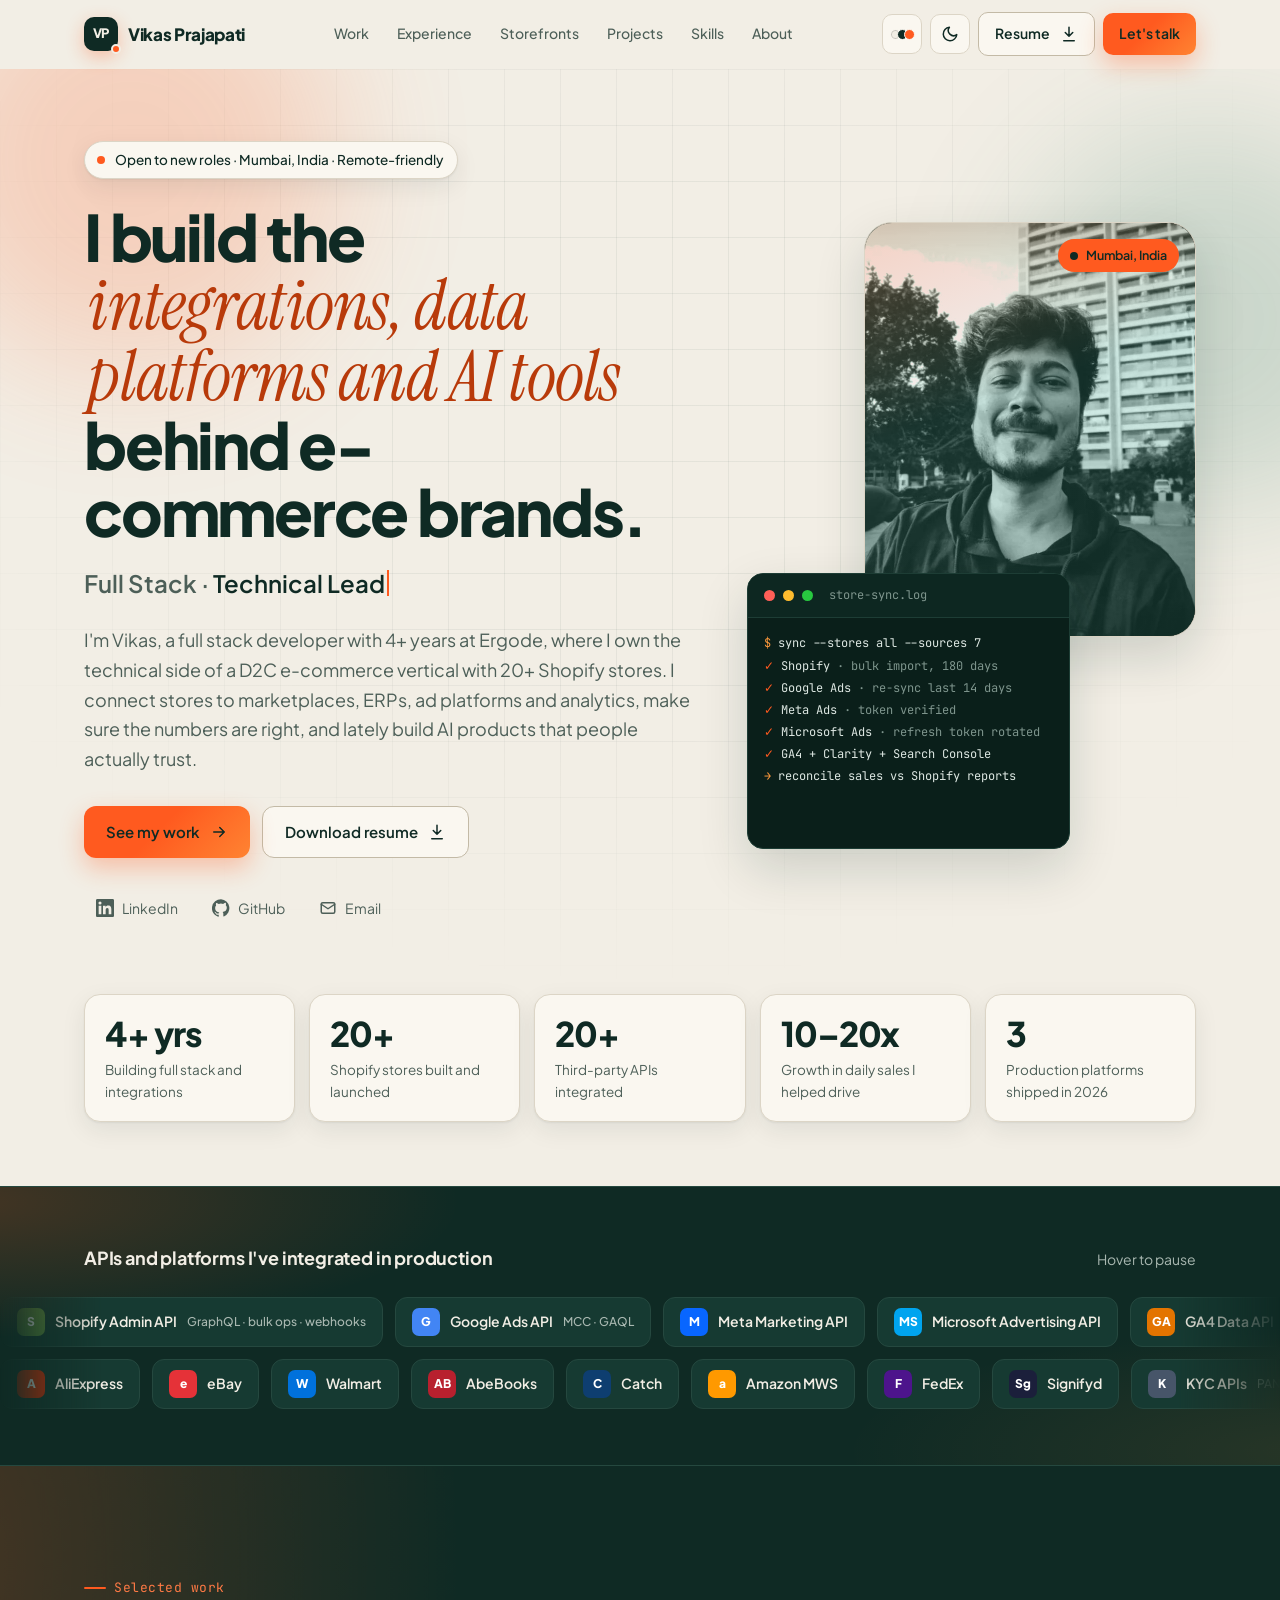
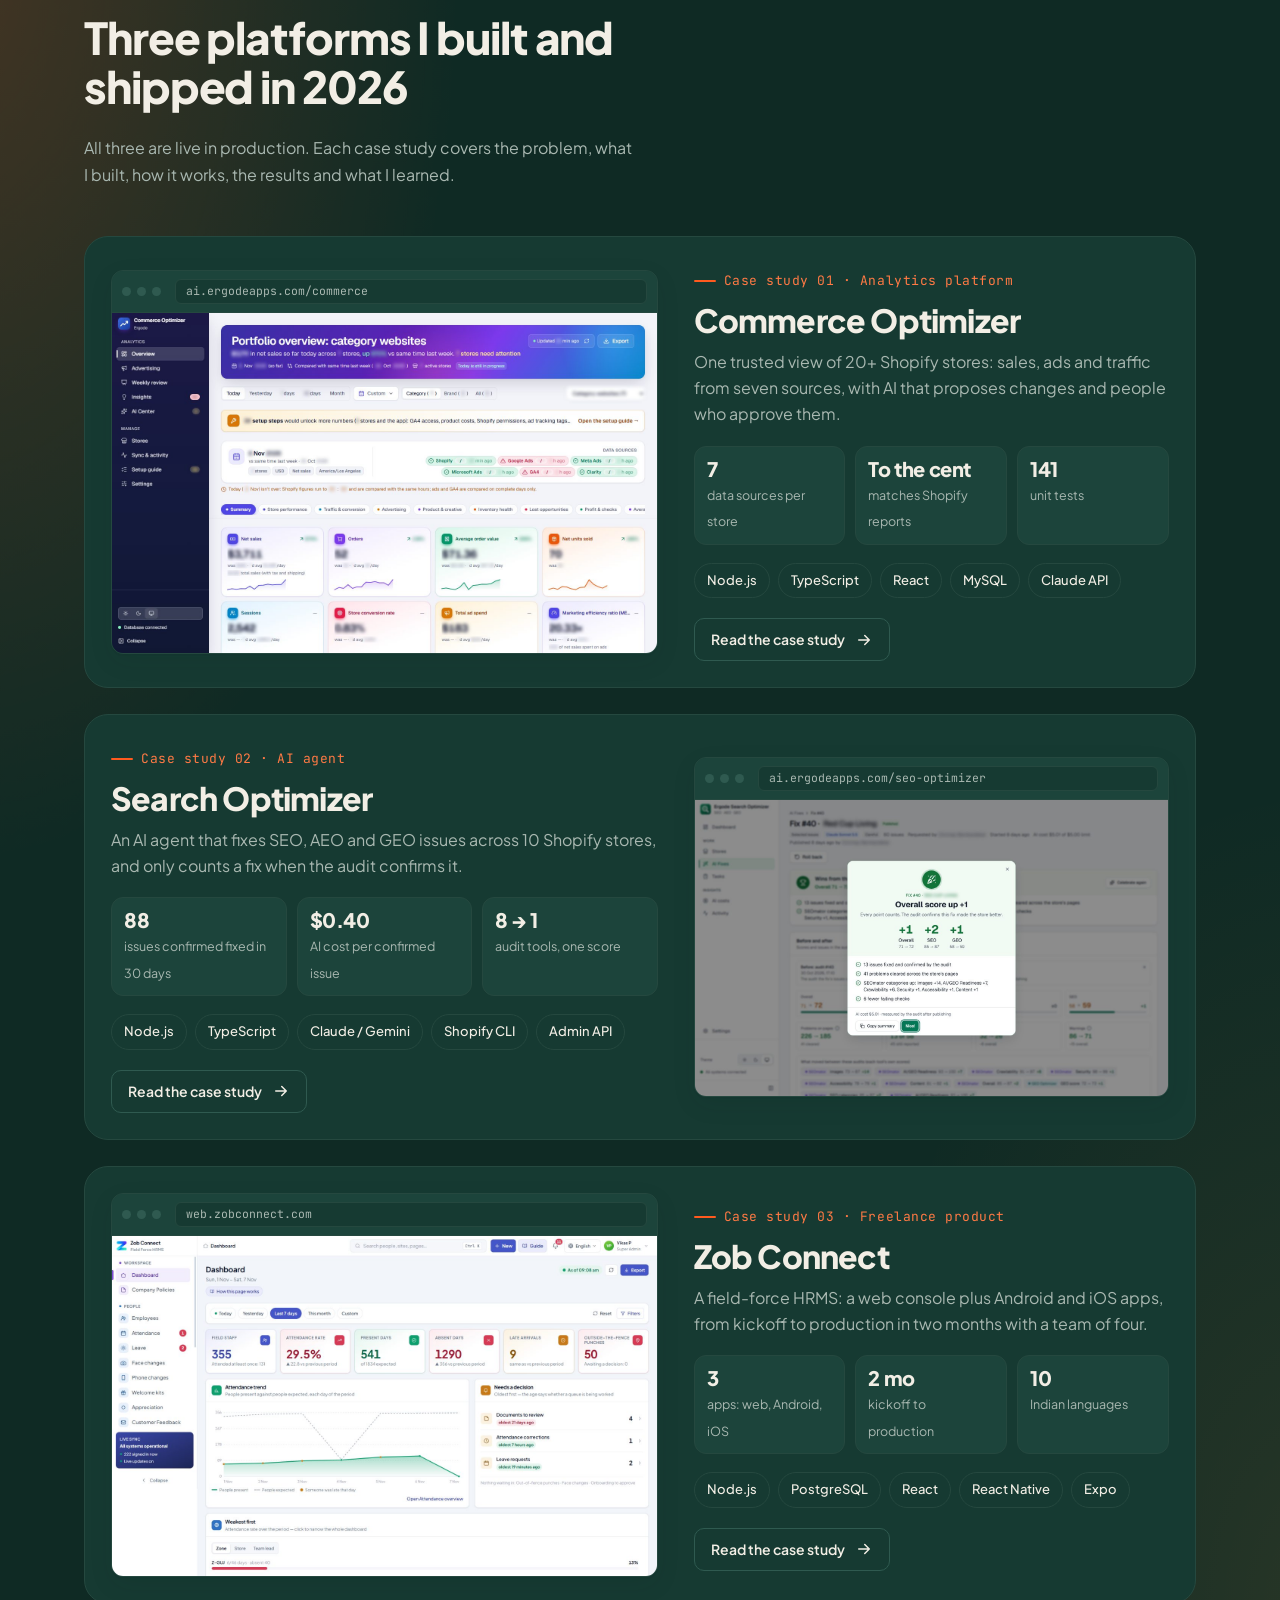
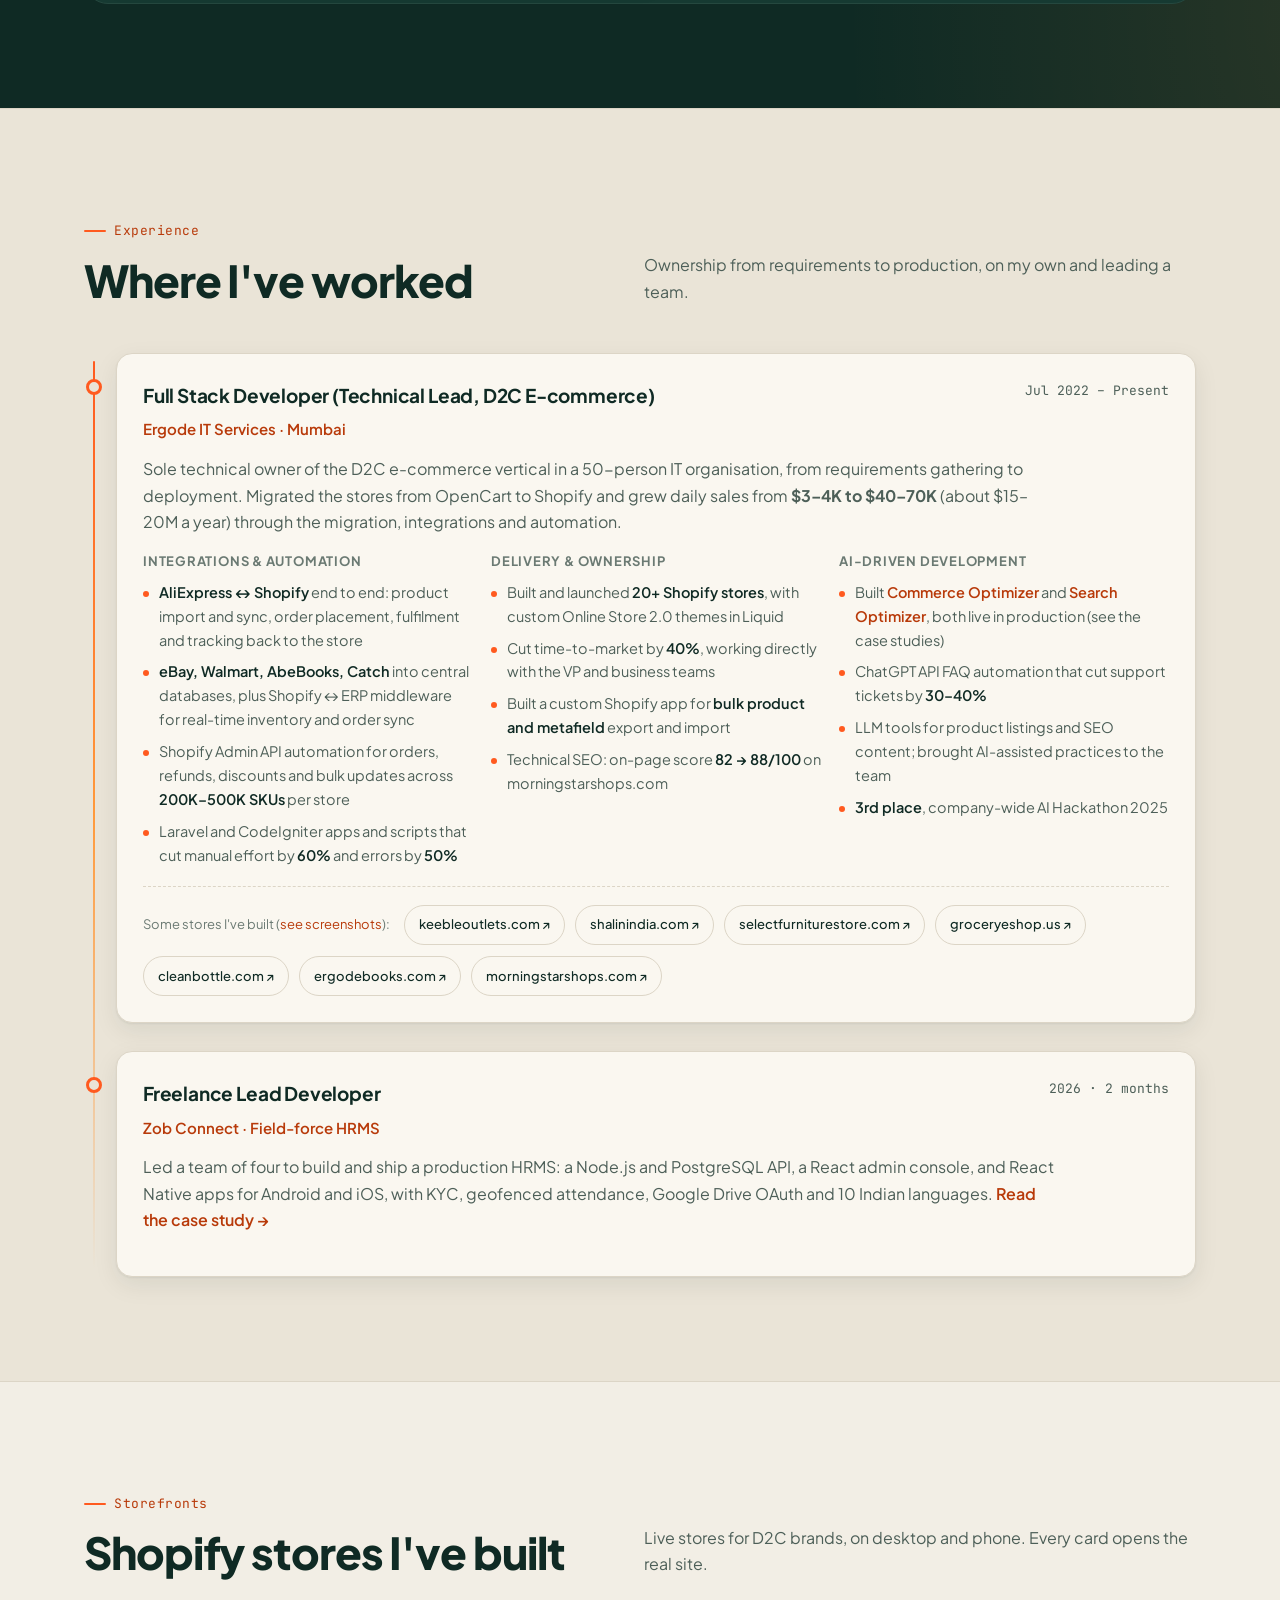
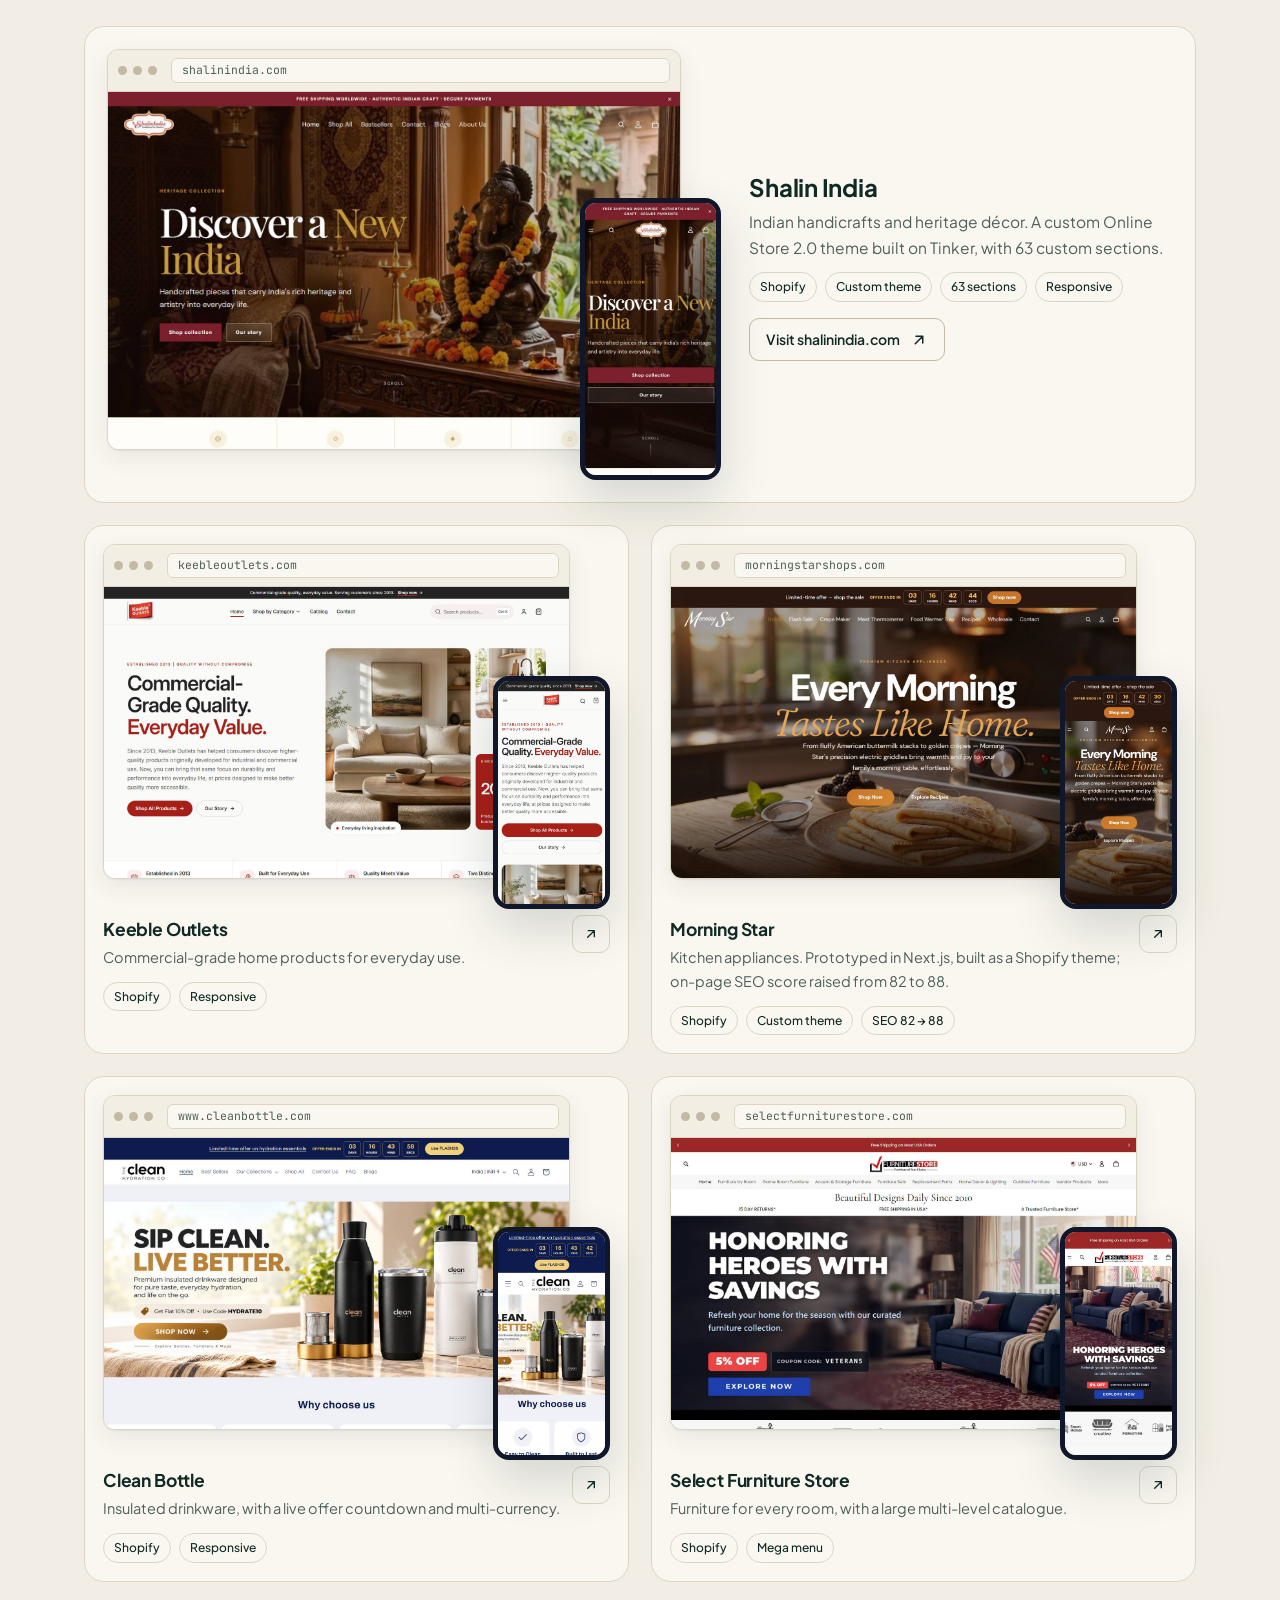
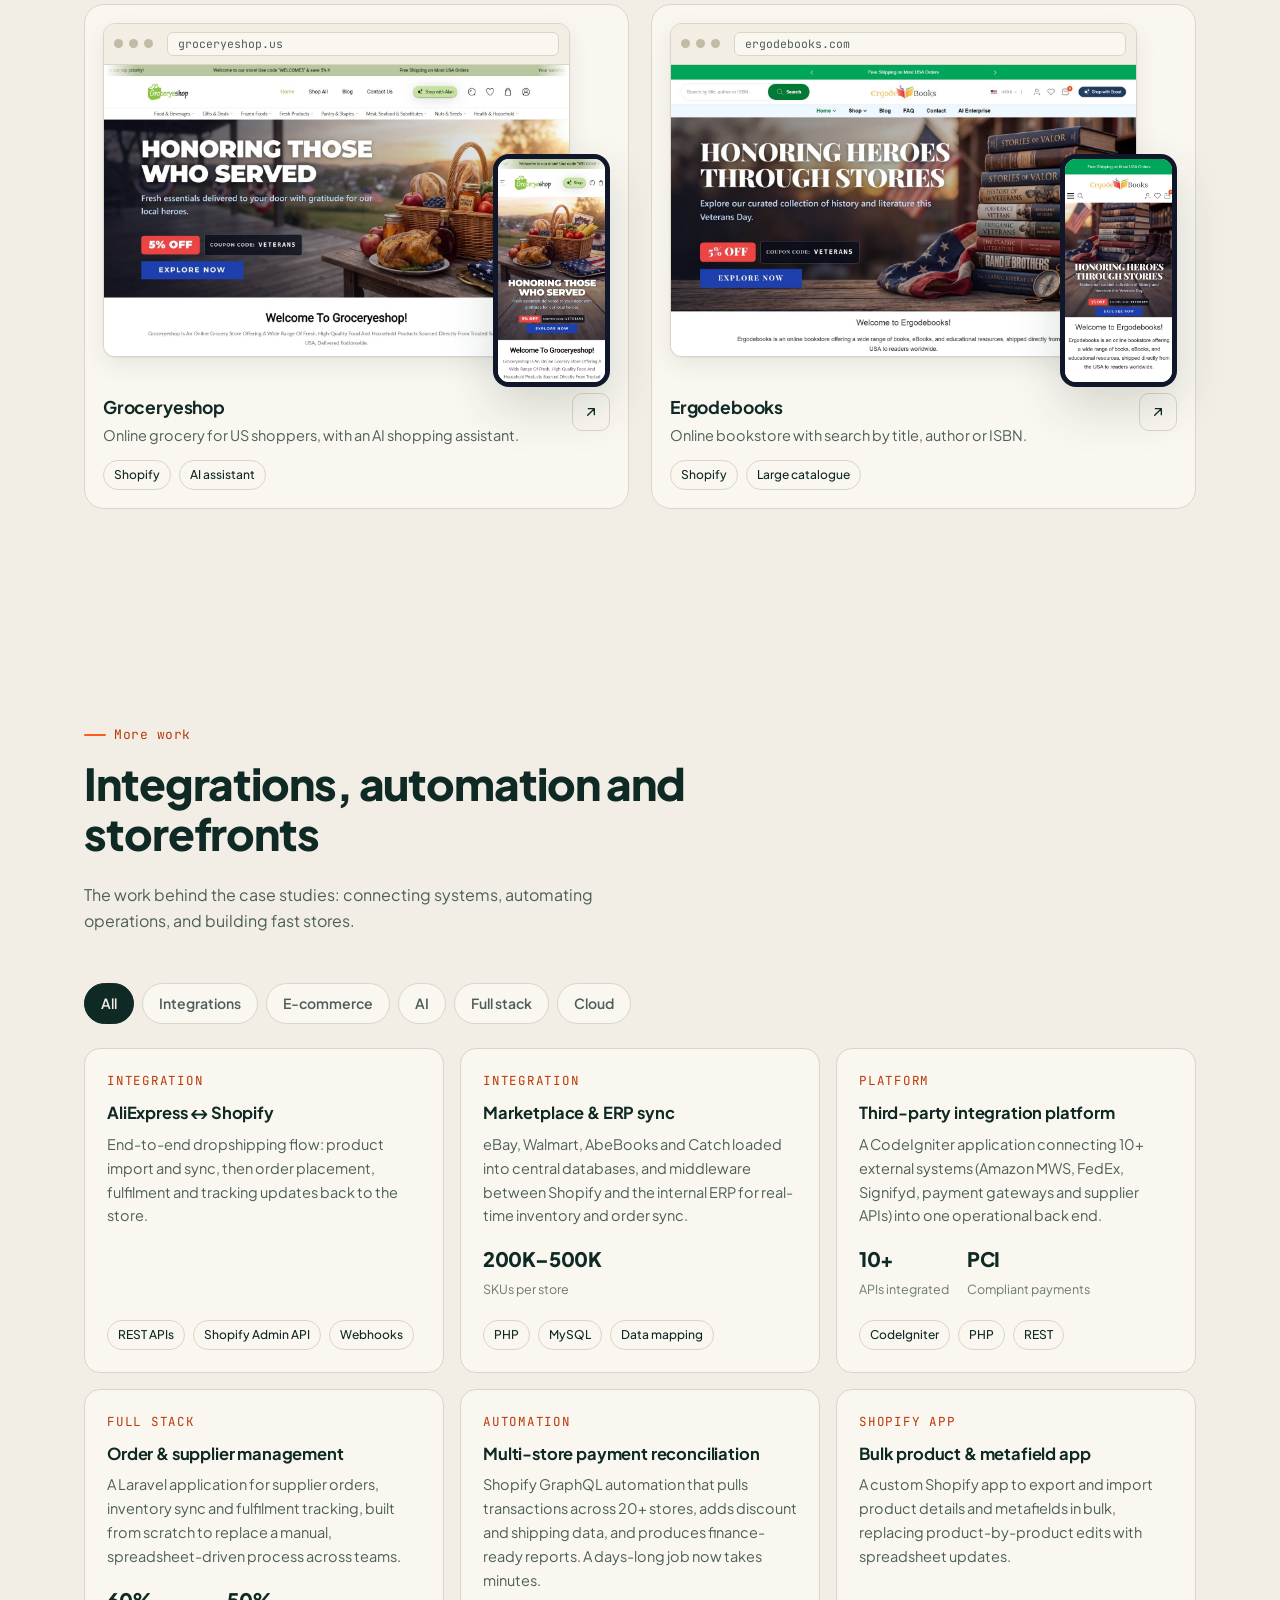
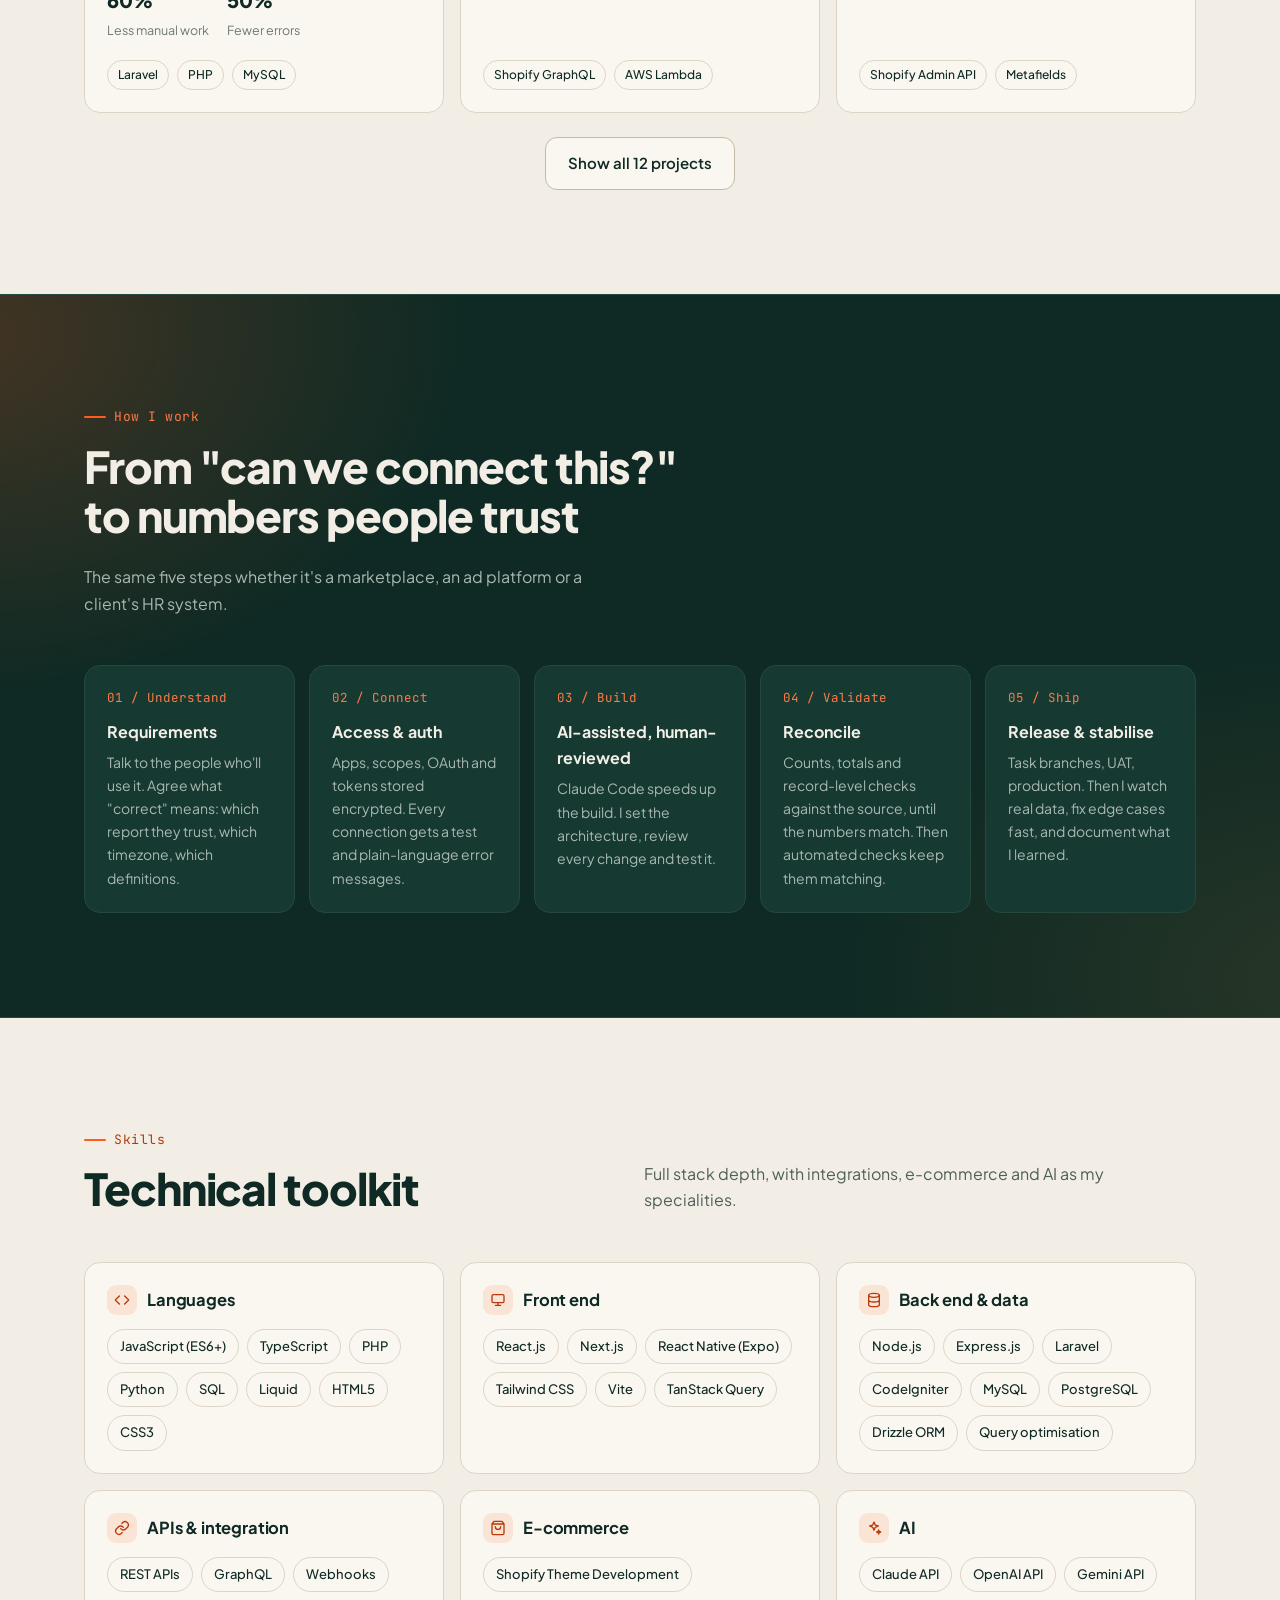
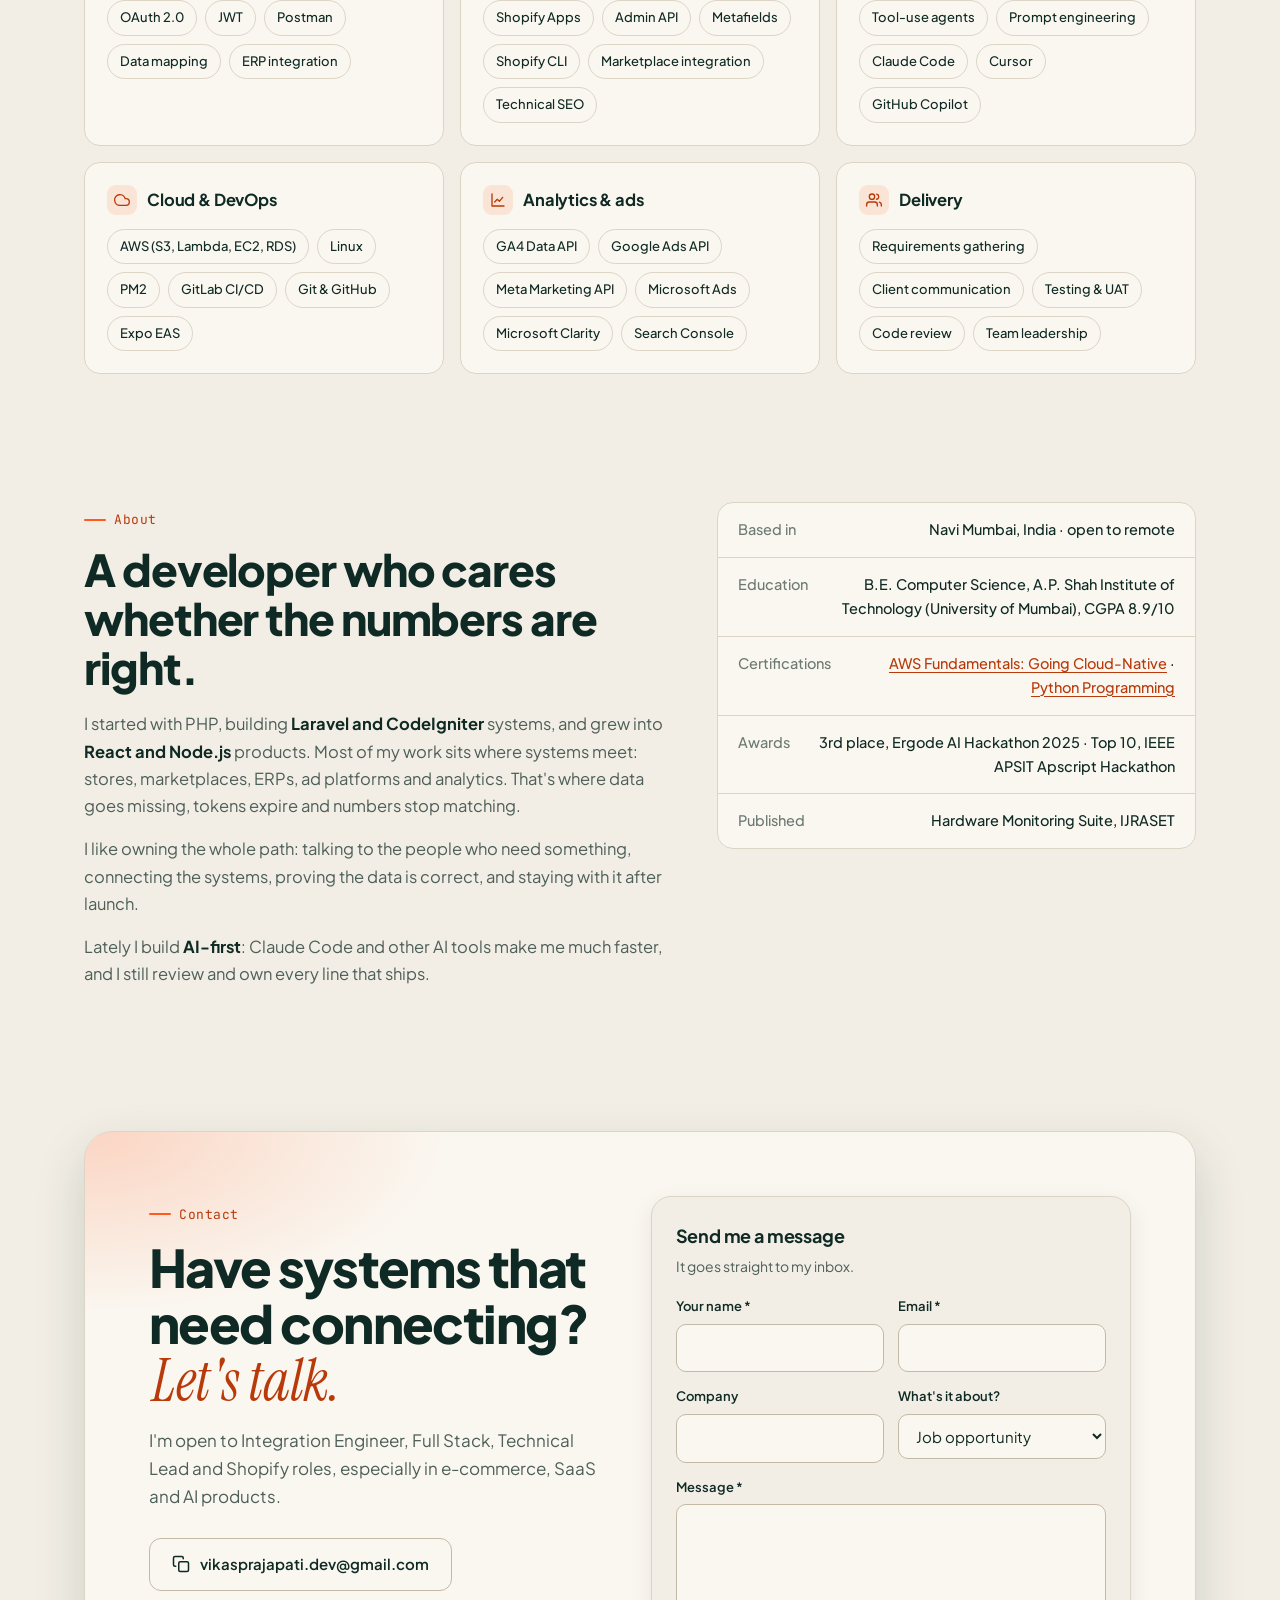
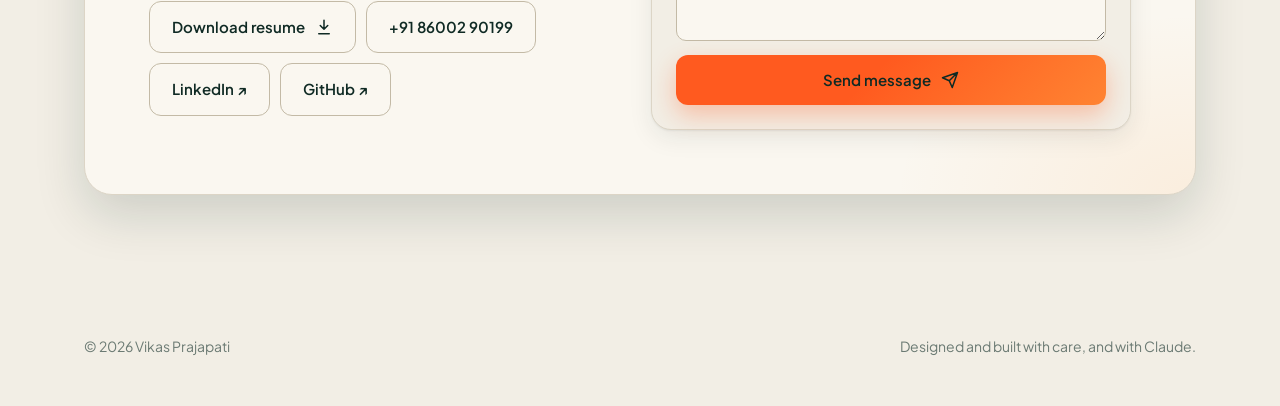
<file: index.html>
<!DOCTYPE html>
<html lang="en">
<head>
<meta charset="UTF-8">
<meta name="viewport" content="width=device-width, initial-scale=1, viewport-fit=cover">
<title>Vikas Prajapati · Full Stack &amp; Integration Engineer</title>
<meta name="description" content="Vikas Prajapati: full stack engineer in Mumbai who builds e-commerce integrations, data platforms and AI products. Shopify, Google and Meta Ads, GA4, marketplace APIs, Node.js, PHP, React.">
<meta name="author" content="Vikas Prajapati">
<meta property="og:type" content="website">
<meta property="og:title" content="Vikas Prajapati · Full Stack &amp; Integration Engineer">
<meta property="og:description" content="I build the integrations, data platforms and AI tools behind e-commerce brands.">
<!-- Social preview. These URLs assume the repo is named VikasSprajapati.github.io; change them if the site lives elsewhere. -->
<link rel="canonical" href="https://vikassprajapati.github.io/">
<meta property="og:url" content="https://vikassprajapati.github.io/">
<meta property="og:site_name" content="Vikas Prajapati">
<meta property="og:image" content="https://vikassprajapati.github.io/assets/og-card-ink.jpg">
<meta property="og:image:secure_url" content="https://vikassprajapati.github.io/assets/og-card-ink.jpg">
<meta property="og:image:type" content="image/jpeg">
<meta property="og:image:width" content="1200">
<meta property="og:image:height" content="630">
<meta property="og:image:alt" content="Vikas Prajapati, Full Stack and Integration Engineer">
<meta name="twitter:card" content="summary_large_image">
<meta name="twitter:title" content="Vikas Prajapati · Full Stack &amp; Integration Engineer">
<meta name="twitter:description" content="I build the integrations, data platforms and AI tools behind e-commerce brands.">
<meta name="twitter:image" content="https://vikassprajapati.github.io/assets/og-card-ink.jpg">
<script type="application/ld+json">
{"@context":"https://schema.org","@type":"Person","name":"Vikas Prajapati","jobTitle":"Full Stack & Integration Engineer",
 "url":"https://vikassprajapati.github.io/","image":"https://vikassprajapati.github.io/assets/img/vikas.jpg",
 "email":"mailto:vikasprajapati.dev@gmail.com","address":{"@type":"PostalAddress","addressLocality":"Navi Mumbai","addressCountry":"IN"},
 "worksFor":{"@type":"Organization","name":"Ergode IT Services"},"alumniOf":{"@type":"CollegeOrUniversity","name":"A.P. Shah Institute of Technology"},
 "sameAs":["https://www.linkedin.com/in/vkasprajapati/","https://github.com/VikasSprajapati"]}
</script>
<meta name="theme-color" content="#0A0E1A" media="(prefers-color-scheme: dark)">
<meta name="theme-color" content="#F7F8FC" media="(prefers-color-scheme: light)">
<link rel="icon" href="data:image/svg+xml,%3Csvg xmlns='http://www.w3.org/2000/svg' viewBox='0 0 64 64'%3E%3Cdefs%3E%3ClinearGradient id='g' x1='0' y1='0' x2='1' y2='1'%3E%3Cstop offset='0' stop-color='%236366F1'/%3E%3Cstop offset='1' stop-color='%2306B6D4'/%3E%3C/linearGradient%3E%3C/defs%3E%3Crect width='64' height='64' rx='16' fill='url(%23g)'/%3E%3Ctext x='32' y='42' font-family='Arial' font-weight='700' font-size='26' text-anchor='middle' fill='white'%3EVP%3C/text%3E%3C/svg%3E">
<link rel="preconnect" href="https://fonts.googleapis.com">
<link rel="preconnect" href="https://fonts.gstatic.com" crossorigin>
<link href="https://fonts.googleapis.com/css2?family=Instrument+Serif:ital@0;1&family=Plus+Jakarta+Sans:wght@400;500;600;700;800&family=JetBrains+Mono:wght@400;500&display=swap" rel="stylesheet">
<script>(function(){var d=document.documentElement;d.classList.add('js');d.setAttribute('data-palette','ink');try{var t=localStorage.getItem('vp-theme');if(t==='light'||t==='dark')d.setAttribute('data-theme',t);var p=localStorage.getItem('vp-palette');if(p==='ink'||p==='lime'||p==='coral'||p==='indigo')d.setAttribute('data-palette',p);}catch(e){}})();</script>
<link rel="stylesheet" href="assets/css/site.css">
</head>
<body>
<a href="#main" class="skip">Skip to content</a>
<div id="progress" aria-hidden="true"></div>

<!-- ====================== NAV ====================== -->
<header class="nav" id="top">
  <div class="wrap nav-inner">
    <a href="#hero" class="logo" aria-label="Vikas Prajapati, home"><span class="logo-mark">VP</span><span>Vikas Prajapati</span></a>
    <ul class="nav-links" id="navLinks">
      <li><a href="#work">Work</a></li>
      <li><a href="#experience">Experience</a></li>
      <li><a href="#storefronts">Storefronts</a></li>
      <li><a href="#projects">Projects</a></li>
      <li><a href="#skills">Skills</a></li>
      <li><a href="#about">About</a></li>
      <li class="mobile-only"><a href="Vikas_Prajapati_Resume.pdf" download>Download resume ↓</a></li>
    </ul>
    <div class="nav-actions">
      <div class="pal">
        <button class="icon-btn" id="paletteBtn" aria-label="Choose a colour theme" aria-haspopup="true" aria-expanded="false" aria-controls="palMenu" title="Colour theme"><span class="pal-dots"><i></i><i></i><i></i></span></button>
        <div class="pal-menu" id="palMenu" role="menu" aria-label="Colour theme" hidden>
          <p class="pal-title">Colour theme</p>
          <button class="pal-opt" role="menuitemradio" aria-checked="true" data-palette="ink"><span class="sw"><i style="background:#F2EEE5"></i><i style="background:#0F2A24"></i><i style="background:#FF5A1F"></i></span><span><b>Ink &amp; Signal</b><small>Bone, ink green, orange</small></span><span class="chk"></span></button>
          <button class="pal-opt" role="menuitemradio" aria-checked="false" data-palette="lime"><span class="sw"><i style="background:#F5F5F0"></i><i style="background:#0B0D10"></i><i style="background:#C6F432"></i></span><span><b>Midnight &amp; Lime</b><small>Paper, midnight, lime</small></span><span class="chk"></span></button>
          <button class="pal-opt" role="menuitemradio" aria-checked="false" data-palette="coral"><span class="sw"><i style="background:#F4EDE0"></i><i style="background:#14213D"></i><i style="background:#FF6B5B"></i></span><span><b>Navy &amp; Coral</b><small>Cream, navy, coral</small></span><span class="chk"></span></button>
          <button class="pal-opt" role="menuitemradio" aria-checked="false" data-palette="indigo"><span class="sw"><i style="background:#F7F8FC"></i><i style="background:#4F46E5"></i><i style="background:#06B6D4"></i></span><span><b>Original</b><small>Blue-white, indigo, cyan</small></span><span class="chk"></span></button>
          <p class="pal-foot">Light or dark: use the sun / moon button.</p>
        </div>
      </div>
      <button class="icon-btn" id="themeBtn" aria-label="Switch between light and dark theme">
        <svg class="theme-moon" viewBox="0 0 24 24" fill="none" stroke="currentColor" stroke-width="2" stroke-linecap="round" stroke-linejoin="round"><path d="M21 12.8A9 9 0 1 1 11.2 3a7 7 0 0 0 9.8 9.8z"/></svg>
        <svg class="theme-sun" viewBox="0 0 24 24" fill="none" stroke="currentColor" stroke-width="2" stroke-linecap="round"><circle cx="12" cy="12" r="4"/><path d="M12 2v2M12 20v2M4.9 4.9l1.4 1.4M17.7 17.7l1.4 1.4M2 12h2M20 12h2M4.9 19.1l1.4-1.4M17.7 6.3l1.4-1.4"/></svg>
      </button>
      <a href="Vikas_Prajapati_Resume.pdf" download class="btn btn-ghost btn-sm nav-cta">Resume
        <svg viewBox="0 0 24 24" fill="none" stroke="currentColor" stroke-width="2" stroke-linecap="round" stroke-linejoin="round"><path d="M12 3v12M7 10l5 5 5-5M5 21h14"/></svg></a>
      <a href="#contact" class="btn btn-primary btn-sm nav-cta">Let's talk</a>
      <button class="icon-btn menu-btn" id="menuBtn" aria-label="Open menu" aria-expanded="false" aria-controls="navLinks">
        <svg viewBox="0 0 24 24" fill="none" stroke="currentColor" stroke-width="2" stroke-linecap="round"><path d="M4 7h16M4 12h16M4 17h16"/></svg>
      </button>
    </div>
  </div>
</header>

<main id="main">
<!-- ====================== HERO ====================== -->
<section id="hero">
  <div class="hero-bg"></div><div class="blob b1"></div><div class="blob b2"></div>
  <div class="wrap">
    <div class="hero-grid">
      <div class="reveal">
        <div class="status"><span class="dot"></span><span>Open to new roles · Mumbai, India<span class="hide-sm"> · Remote-friendly</span></span></div>
        <h1>I build the <span class="grad-text">integrations, data platforms and AI tools</span> behind e-commerce brands.</h1>
        <div class="role-line">Full Stack · <span class="rotator" id="rotator">Integration Engineer</span><span class="caret" aria-hidden="true"></span></div>
        <p class="hero-lead">I'm Vikas, a full stack developer with 4+ years at Ergode, where I own the technical side of a D2C e-commerce vertical with 20+ Shopify stores. I connect stores to marketplaces, ERPs, ad platforms and analytics, make sure the numbers are right, and lately build AI products that people actually trust.</p>
        <div class="hero-ctas">
          <a href="#work" class="btn btn-primary">See my work
            <svg viewBox="0 0 24 24" fill="none" stroke="currentColor" stroke-width="2" stroke-linecap="round" stroke-linejoin="round"><path d="M5 12h14M13 6l6 6-6 6"/></svg></a>
          <a href="Vikas_Prajapati_Resume.pdf" download class="btn btn-ghost">Download resume
            <svg viewBox="0 0 24 24" fill="none" stroke="currentColor" stroke-width="2" stroke-linecap="round" stroke-linejoin="round"><path d="M12 3v12M7 10l5 5 5-5M5 21h14"/></svg></a>
        </div>
        <div class="socials">
          <a href="https://www.linkedin.com/in/vkasprajapati/" target="_blank" rel="noopener"><svg viewBox="0 0 24 24" fill="currentColor"><path d="M20.45 20.45h-3.56v-5.57c0-1.33-.02-3.04-1.85-3.04-1.85 0-2.14 1.45-2.14 2.94v5.67H9.34V9h3.42v1.56h.05c.48-.9 1.64-1.85 3.37-1.85 3.6 0 4.27 2.37 4.27 5.46v6.28zM5.34 7.43a2.06 2.06 0 1 1 0-4.13 2.06 2.06 0 0 1 0 4.13zM7.12 20.45H3.56V9h3.56v11.45zM22.22 0H1.77C.79 0 0 .77 0 1.73v20.54C0 23.23.79 24 1.77 24h20.45c.98 0 1.78-.77 1.78-1.73V1.73C24 .77 23.2 0 22.22 0z"/></svg>LinkedIn</a>
          <a href="https://github.com/VikasSprajapati" target="_blank" rel="noopener"><svg viewBox="0 0 24 24" fill="currentColor"><path d="M12 .3a12 12 0 0 0-3.8 23.4c.6.1.8-.3.8-.6v-2.2c-3.3.7-4-1.4-4-1.4-.6-1.4-1.4-1.8-1.4-1.8-1-.7.1-.7.1-.7 1.2.1 1.8 1.2 1.8 1.2 1 1.8 2.8 1.3 3.5 1 .1-.8.4-1.3.7-1.6-2.7-.3-5.5-1.3-5.5-6 0-1.2.5-2.3 1.3-3.1-.2-.4-.6-1.6.1-3.2 0 0 1-.3 3.3 1.2a11.5 11.5 0 0 1 6 0C17.3 4.7 18.3 5 18.3 5c.7 1.6.2 2.9.1 3.2.8.8 1.3 1.9 1.3 3.1 0 4.6-2.8 5.6-5.5 5.9.5.4.9 1.1.9 2.2v3.3c0 .3.2.7.8.6A12 12 0 0 0 12 .3"/></svg>GitHub</a>
          <a href="mailto:vikasprajapati.dev@gmail.com"><svg viewBox="0 0 24 24" fill="none" stroke="currentColor" stroke-width="2" stroke-linecap="round" stroke-linejoin="round"><rect x="3" y="5" width="18" height="14" rx="2"/><path d="m3 7 9 6 9-6"/></svg>Email</a>
        </div>
      </div>

      <div class="hero-visual reveal">
        <div class="portrait"><img src="assets/img/vikas.jpg" width="640" height="798" alt="Portrait of Vikas Prajapati" decoding="async"><span class="portrait-tag"><span class="dot"></span>Mumbai, India</span></div>
      <div class="term" aria-label="Example sync log">
        <div class="term-bar"><i></i><i></i><i></i><span>store-sync.log</span></div>
        <div class="term-body" id="term">
          <div class="term-line"><span class="t-prompt">$</span> sync --stores all --sources 7</div>
          <div class="term-line"><span class="t-ok">✓</span> Shopify <span class="t-dim">· bulk import, 180 days</span></div>
          <div class="term-line"><span class="t-ok">✓</span> Google Ads <span class="t-dim">· re-sync last 14 days</span></div>
          <div class="term-line"><span class="t-ok">✓</span> Meta Ads <span class="t-dim">· token verified</span></div>
          <div class="term-line"><span class="t-ok">✓</span> Microsoft Ads <span class="t-dim">· refresh token rotated</span></div>
          <div class="term-line"><span class="t-ok">✓</span> GA4 + Clarity + Search Console</div>
          <div class="term-line"><span class="t-cy">→</span> reconcile sales vs Shopify reports</div>
          <div class="term-line"><span class="t-ok">✓</span> matched <span class="t-cy">to the cent</span></div>
          <div class="term-line"><span class="t-warn">!</span> AI proposes: budget +20% <span class="t-dim">· awaiting approval</span></div>
        </div>
      </div>
      </div>
    </div>

    <div class="stats">
      <div class="stat reveal"><b><span data-count="4">4</span>+ yrs</b><span>Building full stack and integrations</span></div>
      <div class="stat reveal"><b><span data-count="20">20</span>+</b><span>Shopify stores built and launched</span></div>
      <div class="stat reveal"><b><span data-count="20">20</span>+</b><span>Third-party APIs integrated</span></div>
      <div class="stat reveal"><b>10–20x</b><span>Growth in daily sales I helped drive</span></div>
      <div class="stat reveal"><b><span data-count="3">3</span></b><span>Production platforms shipped in 2026</span></div>
    </div>
  </div>
</section>

<!-- ====================== INTEGRATIONS ====================== -->
<section id="integrations" aria-label="APIs and platforms I have integrated">
  <div class="wrap">
    <div class="int-head"><h2>APIs and platforms I've integrated in production</h2><p>Hover to pause</p></div>
  </div>
  <div class="marquee"><div class="track" id="track1">
    <span class="int"><span class="int-ic" style="background:#5E8E3E">S</span>Shopify Admin API <small>GraphQL · bulk ops · webhooks</small></span>
    <span class="int"><span class="int-ic" style="background:#4285F4">G</span>Google Ads API <small>MCC · GAQL</small></span>
    <span class="int"><span class="int-ic" style="background:#0866FF">M</span>Meta Marketing API</span>
    <span class="int"><span class="int-ic" style="background:#00A4EF">MS</span>Microsoft Advertising API</span>
    <span class="int"><span class="int-ic" style="background:#E37400">GA</span>GA4 Data API</span>
    <span class="int"><span class="int-ic" style="background:#2563EB">C</span>Microsoft Clarity</span>
    <span class="int"><span class="int-ic" style="background:#34A853">SC</span>Google Search Console</span>
    <span class="int"><span class="int-ic" style="background:#EA4335">PS</span>PageSpeed Insights</span>
    <span class="int"><span class="int-ic" style="background:#0F9D58">D</span>Google Drive API <small>OAuth 2.0</small></span>
  </div></div>
  <div class="marquee rev"><div class="track" id="track2">
    <span class="int"><span class="int-ic" style="background:#E62E04">A</span>AliExpress</span>
    <span class="int"><span class="int-ic" style="background:#E53238">e</span>eBay</span>
    <span class="int"><span class="int-ic" style="background:#0071DC">W</span>Walmart</span>
    <span class="int"><span class="int-ic" style="background:#B8202E">AB</span>AbeBooks</span>
    <span class="int"><span class="int-ic" style="background:#0E3E70">C</span>Catch</span>
    <span class="int"><span class="int-ic" style="background:#FF9900">a</span>Amazon MWS</span>
    <span class="int"><span class="int-ic" style="background:#4D148C">F</span>FedEx</span>
    <span class="int"><span class="int-ic" style="background:#1B1F3B">Sg</span>Signifyd</span>
    <span class="int"><span class="int-ic" style="background:#475569">K</span>KYC APIs <small>PAN · Aadhaar · bank</small></span>
    <span class="int"><span class="int-ic" style="background:#D97757">Cl</span>Claude API</span>
    <span class="int"><span class="int-ic" style="background:#4F7DF3">Ge</span>Gemini API</span>
    <span class="int"><span class="int-ic" style="background:#10A37F">AI</span>OpenAI API</span>
    <span class="int"><span class="int-ic" style="background:#64748B">ERP</span>Internal ERP</span>
  </div></div>
</section>

<!-- ====================== WORK ====================== -->
<section id="work">
  <div class="wrap">
    <div class="s-head reveal">
      <div><div class="eyebrow">Selected work</div><h2>Three platforms I built and shipped in 2026</h2></div>
      <p>All three are live in production. Each case study covers the problem, what I built, how it works, the results and what I learned.</p>
    </div>
    <div class="projects-list">
      <a class="proj reveal" href="work/commerce-optimizer/" aria-label="Read the Commerce Optimizer case study">
        <div class="proj-shot"><div class="browser"><div class="bar"><i></i><i></i><i></i><span class="url">ai.ergodeapps.com/commerce</span></div>
          <img src="assets/apps/co-overview.jpg" width="1440" height="900" loading="lazy" decoding="async" alt="Commerce Optimizer portfolio overview"></div></div>
        <div class="proj-body">
          <div class="eyebrow">Case study 01 · Analytics platform</div>
          <h3>Commerce Optimizer</h3>
          <p>One trusted view of 20+ Shopify stores: sales, ads and traffic from seven sources, with AI that proposes changes and people who approve them.</p>
          <div class="proj-metrics"><div><b>7</b><span>data sources per store</span></div><div><b>To the cent</b><span>matches Shopify reports</span></div><div><b>141</b><span>unit tests</span></div></div>
          <div class="chips"><span class="chip">Node.js</span><span class="chip">TypeScript</span><span class="chip">React</span><span class="chip">MySQL</span><span class="chip">Claude API</span></div>
          <span class="btn btn-ghost btn-sm proj-link">Read the case study <svg viewBox="0 0 24 24" fill="none" stroke="currentColor" stroke-width="2" stroke-linecap="round" stroke-linejoin="round"><path d="M5 12h14M13 6l6 6-6 6"/></svg></span>
        </div>
      </a>
      <a class="proj reveal" href="work/search-optimizer/" aria-label="Read the Search Optimizer case study">
        <div class="proj-shot"><div class="browser"><div class="bar"><i></i><i></i><i></i><span class="url">ai.ergodeapps.com/seo-optimizer</span></div>
          <img src="assets/apps/so-fix.jpg" width="1440" height="900" loading="lazy" decoding="async" alt="Search Optimizer AI fix confirmed by the audit"></div></div>
        <div class="proj-body">
          <div class="eyebrow">Case study 02 · AI agent</div>
          <h3>Search Optimizer</h3>
          <p>An AI agent that fixes SEO, AEO and GEO issues across 10 Shopify stores, and only counts a fix when the audit confirms it.</p>
          <div class="proj-metrics"><div><b>88</b><span>issues confirmed fixed in 30 days</span></div><div><b>$0.40</b><span>AI cost per confirmed issue</span></div><div><b>8 → 1</b><span>audit tools, one score</span></div></div>
          <div class="chips"><span class="chip">Node.js</span><span class="chip">TypeScript</span><span class="chip">Claude / Gemini</span><span class="chip">Shopify CLI</span><span class="chip">Admin API</span></div>
          <span class="btn btn-ghost btn-sm proj-link">Read the case study <svg viewBox="0 0 24 24" fill="none" stroke="currentColor" stroke-width="2" stroke-linecap="round" stroke-linejoin="round"><path d="M5 12h14M13 6l6 6-6 6"/></svg></span>
        </div>
      </a>
      <a class="proj reveal" href="work/zob-connect/" aria-label="Read the Zob Connect case study">
        <div class="proj-shot"><div class="browser"><div class="bar"><i></i><i></i><i></i><span class="url">web.zobconnect.com</span></div>
          <img src="assets/apps/zc-dashboard.jpg" width="1440" height="900" loading="lazy" decoding="async" alt="Zob Connect admin dashboard"></div></div>
        <div class="proj-body">
          <div class="eyebrow">Case study 03 · Freelance product</div>
          <h3>Zob Connect</h3>
          <p>A field-force HRMS: a web console plus Android and iOS apps, from kickoff to production in two months with a team of four.</p>
          <div class="proj-metrics"><div><b>3</b><span>apps: web, Android, iOS</span></div><div><b>2 mo</b><span>kickoff to production</span></div><div><b>10</b><span>Indian languages</span></div></div>
          <div class="chips"><span class="chip">Node.js</span><span class="chip">PostgreSQL</span><span class="chip">React</span><span class="chip">React Native</span><span class="chip">Expo</span></div>
          <span class="btn btn-ghost btn-sm proj-link">Read the case study <svg viewBox="0 0 24 24" fill="none" stroke="currentColor" stroke-width="2" stroke-linecap="round" stroke-linejoin="round"><path d="M5 12h14M13 6l6 6-6 6"/></svg></span>
        </div>
      </a>
    </div>
  </div>
</section>

<!-- ====================== EXPERIENCE ====================== -->
<section id="experience">
  <div class="wrap">
    <div class="s-head reveal">
      <div><div class="eyebrow">Experience</div><h2>Where I've worked</h2></div>
      <p>Ownership from requirements to production, on my own and leading a team.</p>
    </div>
    <div class="timeline">
      <div class="job reveal">
        <div class="job-card">
          <div class="job-head"><h3>Full Stack Developer (Technical Lead, D2C E-commerce)</h3><span class="job-when">Jul 2022 – Present</span></div>
          <div class="job-org">Ergode IT Services · Mumbai</div>
          <p class="job-sum">Sole technical owner of the D2C e-commerce vertical in a 50-person IT organisation, from requirements gathering to deployment. Migrated the stores from OpenCart to Shopify and grew daily sales from <b>$3–4K to $40–70K</b> (about $15–20M a year) through the migration, integrations and automation.</p>
          <div class="job-groups">
            <div><h4>Integrations &amp; automation</h4><ul>
              <li><b>AliExpress ↔ Shopify</b> end to end: product import and sync, order placement, fulfilment and tracking back to the store</li>
              <li><b>eBay, Walmart, AbeBooks, Catch</b> into central databases, plus Shopify ↔ ERP middleware for real-time inventory and order sync</li>
              <li>Shopify Admin API automation for orders, refunds, discounts and bulk updates across <b>200K–500K SKUs</b> per store</li>
              <li>Laravel and CodeIgniter apps and scripts that cut manual effort by <b>60%</b> and errors by <b>50%</b></li>
            </ul></div>
            <div><h4>Delivery &amp; ownership</h4><ul>
              <li>Built and launched <b>20+ Shopify stores</b>, with custom Online Store 2.0 themes in Liquid</li>
              <li>Cut time-to-market by <b>40%</b>, working directly with the VP and business teams</li>
              <li>Built a custom Shopify app for <b>bulk product and metafield</b> export and import</li>
              <li>Technical SEO: on-page score <b>82 → 88/100</b> on morningstarshops.com</li>
            </ul></div>
            <div><h4>AI-driven development</h4><ul>
              <li>Built <a href="work/commerce-optimizer/" style="color:var(--accent-text);font-weight:600">Commerce Optimizer</a> and <a href="work/search-optimizer/" style="color:var(--accent-text);font-weight:600">Search Optimizer</a>, both live in production (see the case studies)</li>
              <li>ChatGPT API FAQ automation that cut support tickets by <b>30–40%</b></li>
              <li>LLM tools for product listings and SEO content; brought AI-assisted practices to the team</li>
              <li><b>3rd place</b>, company-wide AI Hackathon 2025</li>
            </ul></div>
          </div>
          <div class="stores"><span>Some stores I've built (<a href="#storefronts" style="color:var(--accent-text)">see screenshots</a>):</span>
            <a class="chip" href="https://keebleoutlets.com/" target="_blank" rel="noopener">keebleoutlets.com ↗</a>
            <a class="chip" href="https://shalinindia.com/" target="_blank" rel="noopener">shalinindia.com ↗</a>
            <a class="chip" href="https://selectfurniturestore.com" target="_blank" rel="noopener">selectfurniturestore.com ↗</a>
            <a class="chip" href="https://groceryeshop.us" target="_blank" rel="noopener">groceryeshop.us ↗</a>
            <a class="chip" href="https://cleanbottle.com" target="_blank" rel="noopener">cleanbottle.com ↗</a>
            <a class="chip" href="https://ergodebooks.com" target="_blank" rel="noopener">ergodebooks.com ↗</a>
            <a class="chip" href="https://morningstarshops.com" target="_blank" rel="noopener">morningstarshops.com ↗</a>
          </div>
        </div>
      </div>
      <div class="job reveal">
        <div class="job-card">
          <div class="job-head"><h3>Freelance Lead Developer</h3><span class="job-when">2026 · 2 months</span></div>
          <div class="job-org">Zob Connect · Field-force HRMS</div>
          <p class="job-sum">Led a team of four to build and ship a production HRMS: a Node.js and PostgreSQL API, a React admin console, and React Native apps for Android and iOS, with KYC, geofenced attendance, Google Drive OAuth and 10 Indian languages. <a href="work/zob-connect/" style="color:var(--accent-text);font-weight:600">Read the case study →</a></p>
        </div>
      </div>
    </div>
  </div>
</section>

<!-- ====================== STOREFRONTS ====================== -->
<section id="storefronts">
  <div class="wrap">
    <div class="s-head reveal">
      <div><div class="eyebrow">Storefronts</div><h2>Shopify stores I've built</h2></div>
      <p>Live stores for D2C brands, on desktop and phone. Every card opens the real site.</p>
    </div>
    <div class="gallery collapsed" id="storeGrid">
      <a class="shop reveal featured" href="https://shalinindia.com/" target="_blank" rel="noopener" aria-label="Visit Shalin India (shalinindia.com)"><div class="shot"><div class="browser"><div class="bar"><i></i><i></i><i></i><span class="url">shalinindia.com</span></div><img src="assets/stores/shalinindia-desktop.jpg" width="1440" height="900" loading="lazy" decoding="async" alt="Shalin India storefront on desktop"></div><div class="ph"><img src="assets/stores/shalinindia-mobile.jpg" width="780" height="1560" loading="lazy" decoding="async" alt="Shalin India storefront on a phone"></div></div><div><div class="shop-info"><div><h3>Shalin India</h3><p>Indian handicrafts and heritage décor. A custom Online Store 2.0 theme built on Tinker, with 63 custom sections.</p></div></div><div class="chips"><span class="chip">Shopify</span><span class="chip">Custom theme</span><span class="chip">63 sections</span><span class="chip">Responsive</span></div><span class="btn btn-ghost btn-sm" style="margin-top:16px">Visit shalinindia.com <svg viewBox="0 0 24 24" fill="none" stroke="currentColor" stroke-width="2" stroke-linecap="round" stroke-linejoin="round"><path d="M7 17 17 7M8 7h9v9"/></svg></span></div></a>
      <a class="shop reveal" href="https://keebleoutlets.com/" target="_blank" rel="noopener" aria-label="Visit Keeble Outlets (keebleoutlets.com)"><div class="shot"><div class="browser"><div class="bar"><i></i><i></i><i></i><span class="url">keebleoutlets.com</span></div><img src="assets/stores/keebleoutlets-desktop.jpg" width="1440" height="900" loading="lazy" decoding="async" alt="Keeble Outlets storefront on desktop"></div><div class="ph"><img src="assets/stores/keebleoutlets-mobile.jpg" width="780" height="1560" loading="lazy" decoding="async" alt="Keeble Outlets storefront on a phone"></div></div><div><div class="shop-info"><div><h3>Keeble Outlets</h3><p>Commercial-grade home products for everyday use.</p></div><span class="go" aria-hidden="true"><svg viewBox="0 0 24 24" fill="none" stroke="currentColor" stroke-width="2" stroke-linecap="round" stroke-linejoin="round"><path d="M7 17 17 7M8 7h9v9"/></svg></span></div><div class="chips"><span class="chip">Shopify</span><span class="chip">Responsive</span></div></div></a>
      <a class="shop reveal" href="https://morningstarshops.com/" target="_blank" rel="noopener" aria-label="Visit Morning Star (morningstarshops.com)"><div class="shot"><div class="browser"><div class="bar"><i></i><i></i><i></i><span class="url">morningstarshops.com</span></div><img src="assets/stores/morningstarshops-desktop.jpg" width="1440" height="900" loading="lazy" decoding="async" alt="Morning Star storefront on desktop"></div><div class="ph"><img src="assets/stores/morningstarshops-mobile.jpg" width="780" height="1560" loading="lazy" decoding="async" alt="Morning Star storefront on a phone"></div></div><div><div class="shop-info"><div><h3>Morning Star</h3><p>Kitchen appliances. Prototyped in Next.js, built as a Shopify theme; on-page SEO score raised from 82 to 88.</p></div><span class="go" aria-hidden="true"><svg viewBox="0 0 24 24" fill="none" stroke="currentColor" stroke-width="2" stroke-linecap="round" stroke-linejoin="round"><path d="M7 17 17 7M8 7h9v9"/></svg></span></div><div class="chips"><span class="chip">Shopify</span><span class="chip">Custom theme</span><span class="chip">SEO 82 → 88</span></div></div></a>
      <a class="shop reveal" href="https://www.cleanbottle.com/" target="_blank" rel="noopener" aria-label="Visit Clean Bottle (www.cleanbottle.com)"><div class="shot"><div class="browser"><div class="bar"><i></i><i></i><i></i><span class="url">www.cleanbottle.com</span></div><img src="assets/stores/cleanbottle-desktop.jpg" width="1440" height="900" loading="lazy" decoding="async" alt="Clean Bottle storefront on desktop"></div><div class="ph"><img src="assets/stores/cleanbottle-mobile.jpg" width="780" height="1560" loading="lazy" decoding="async" alt="Clean Bottle storefront on a phone"></div></div><div><div class="shop-info"><div><h3>Clean Bottle</h3><p>Insulated drinkware, with a live offer countdown and multi-currency.</p></div><span class="go" aria-hidden="true"><svg viewBox="0 0 24 24" fill="none" stroke="currentColor" stroke-width="2" stroke-linecap="round" stroke-linejoin="round"><path d="M7 17 17 7M8 7h9v9"/></svg></span></div><div class="chips"><span class="chip">Shopify</span><span class="chip">Responsive</span></div></div></a>
      <a class="shop reveal" href="https://selectfurniturestore.com/" target="_blank" rel="noopener" aria-label="Visit Select Furniture Store (selectfurniturestore.com)"><div class="shot"><div class="browser"><div class="bar"><i></i><i></i><i></i><span class="url">selectfurniturestore.com</span></div><img src="assets/stores/selectfurniturestore-desktop.jpg" width="1440" height="900" loading="lazy" decoding="async" alt="Select Furniture Store storefront on desktop"></div><div class="ph"><img src="assets/stores/selectfurniturestore-mobile.jpg" width="780" height="1560" loading="lazy" decoding="async" alt="Select Furniture Store storefront on a phone"></div></div><div><div class="shop-info"><div><h3>Select Furniture Store</h3><p>Furniture for every room, with a large multi-level catalogue.</p></div><span class="go" aria-hidden="true"><svg viewBox="0 0 24 24" fill="none" stroke="currentColor" stroke-width="2" stroke-linecap="round" stroke-linejoin="round"><path d="M7 17 17 7M8 7h9v9"/></svg></span></div><div class="chips"><span class="chip">Shopify</span><span class="chip">Mega menu</span></div></div></a>
      <a class="shop reveal" href="https://groceryeshop.us/" target="_blank" rel="noopener" aria-label="Visit Groceryeshop (groceryeshop.us)"><div class="shot"><div class="browser"><div class="bar"><i></i><i></i><i></i><span class="url">groceryeshop.us</span></div><img src="assets/stores/groceryeshop-desktop.jpg" width="1440" height="900" loading="lazy" decoding="async" alt="Groceryeshop storefront on desktop"></div><div class="ph"><img src="assets/stores/groceryeshop-mobile.jpg" width="780" height="1560" loading="lazy" decoding="async" alt="Groceryeshop storefront on a phone"></div></div><div><div class="shop-info"><div><h3>Groceryeshop</h3><p>Online grocery for US shoppers, with an AI shopping assistant.</p></div><span class="go" aria-hidden="true"><svg viewBox="0 0 24 24" fill="none" stroke="currentColor" stroke-width="2" stroke-linecap="round" stroke-linejoin="round"><path d="M7 17 17 7M8 7h9v9"/></svg></span></div><div class="chips"><span class="chip">Shopify</span><span class="chip">AI assistant</span></div></div></a>
      <a class="shop reveal" href="https://ergodebooks.com/" target="_blank" rel="noopener" aria-label="Visit Ergodebooks (ergodebooks.com)"><div class="shot"><div class="browser"><div class="bar"><i></i><i></i><i></i><span class="url">ergodebooks.com</span></div><img src="assets/stores/ergodebooks-desktop.jpg" width="1440" height="900" loading="lazy" decoding="async" alt="Ergodebooks storefront on desktop"></div><div class="ph"><img src="assets/stores/ergodebooks-mobile.jpg" width="780" height="1560" loading="lazy" decoding="async" alt="Ergodebooks storefront on a phone"></div></div><div><div class="shop-info"><div><h3>Ergodebooks</h3><p>Online bookstore with search by title, author or ISBN.</p></div><span class="go" aria-hidden="true"><svg viewBox="0 0 24 24" fill="none" stroke="currentColor" stroke-width="2" stroke-linecap="round" stroke-linejoin="round"><path d="M7 17 17 7M8 7h9v9"/></svg></span></div><div class="chips"><span class="chip">Shopify</span><span class="chip">Large catalogue</span></div></div></a>
    </div>
    <div class="more-wrap mobile-more"><button class="btn btn-ghost more-btn" type="button" data-more="storeGrid">Show all 7 stores</button>
    </div>
  </div>
</section>

<!-- ====================== PROJECTS ====================== -->
<section id="projects">
  <div class="wrap">
    <div class="s-head reveal">
      <div><div class="eyebrow">More work</div><h2>Integrations, automation and storefronts</h2></div>
      <p>The work behind the case studies: connecting systems, automating operations, and building fast stores.</p>
    </div>
    <div class="filters reveal" role="group" aria-label="Filter projects">
      <button class="filter" aria-pressed="true" data-filter="all">All</button>
      <button class="filter" aria-pressed="false" data-filter="integrations">Integrations</button>
      <button class="filter" aria-pressed="false" data-filter="ecommerce">E-commerce</button>
      <button class="filter" aria-pressed="false" data-filter="ai">AI</button>
      <button class="filter" aria-pressed="false" data-filter="fullstack">Full stack</button>
      <button class="filter" aria-pressed="false" data-filter="cloud">Cloud</button>
    </div>
    <div class="work collapsed" id="projectGrid">
      <article class="card reveal" data-cat="integrations ecommerce"><span class="lbl">Integration</span><h3>AliExpress ↔ Shopify</h3><p>End-to-end dropshipping flow: product import and sync, then order placement, fulfilment and tracking updates back to the store.</p>
        <div class="chips"><span class="chip">REST APIs</span><span class="chip">Shopify Admin API</span><span class="chip">Webhooks</span></div></article>
      <article class="card reveal" data-cat="integrations"><span class="lbl">Integration</span><h3>Marketplace &amp; ERP sync</h3><p>eBay, Walmart, AbeBooks and Catch loaded into central databases, and middleware between Shopify and the internal ERP for real-time inventory and order sync.</p>
        <div class="wm"><div><b>200K–500K</b><span>SKUs per store</span></div></div>
        <div class="chips"><span class="chip">PHP</span><span class="chip">MySQL</span><span class="chip">Data mapping</span></div></article>
      <article class="card reveal" data-cat="integrations fullstack"><span class="lbl">Platform</span><h3>Third-party integration platform</h3><p>A CodeIgniter application connecting 10+ external systems (Amazon MWS, FedEx, Signifyd, payment gateways and supplier APIs) into one operational back end.</p>
        <div class="wm"><div><b>10+</b><span>APIs integrated</span></div><div><b>PCI</b><span>Compliant payments</span></div></div>
        <div class="chips"><span class="chip">CodeIgniter</span><span class="chip">PHP</span><span class="chip">REST</span></div></article>
      <article class="card reveal" data-cat="fullstack"><span class="lbl">Full stack</span><h3>Order &amp; supplier management</h3><p>A Laravel application for supplier orders, inventory sync and fulfilment tracking, built from scratch to replace a manual, spreadsheet-driven process across teams.</p>
        <div class="wm"><div><b>60%</b><span>Less manual work</span></div><div><b>50%</b><span>Fewer errors</span></div></div>
        <div class="chips"><span class="chip">Laravel</span><span class="chip">PHP</span><span class="chip">MySQL</span></div></article>
      <article class="card reveal" data-cat="ecommerce cloud"><span class="lbl">Automation</span><h3>Multi-store payment reconciliation</h3><p>Shopify GraphQL automation that pulls transactions across 20+ stores, adds discount and shipping data, and produces finance-ready reports. A days-long job now takes minutes.</p>
        <div class="chips"><span class="chip">Shopify GraphQL</span><span class="chip">AWS Lambda</span></div></article>
      <article class="card reveal" data-cat="ecommerce fullstack"><span class="lbl">Shopify app</span><h3>Bulk product &amp; metafield app</h3><p>A custom Shopify app to export and import product details and metafields in bulk, replacing product-by-product edits with spreadsheet updates.</p>
        <div class="chips"><span class="chip">Shopify Admin API</span><span class="chip">Metafields</span></div></article>
      <article class="card reveal" data-cat="ecommerce"><span class="lbl">Storefront</span><h3>Custom Online Store 2.0 themes</h3><p>Themes built in Liquid with 54–84 custom sections each, designed first as Next.js, React and Tailwind prototypes. Mega-menus, mobile-first layouts and performance tuning.</p>
        <div class="chips"><span class="chip">Liquid</span><span class="chip">Next.js</span><span class="chip">Tailwind CSS</span></div></article>
      <article class="card reveal" data-cat="ecommerce"><span class="lbl">SEO</span><h3>Technical SEO, morningstarshops.com</h3><p>Structured data (JSON-LD), LCP preloading, Core Web Vitals work and AI-search readiness (llms.txt).</p>
        <div class="wm"><div><b>82 → 88</b><span>On-page score</span></div><div><b>6 → 3</b><span>Failed checks</span></div></div>
        <div class="chips"><span class="chip">JSON-LD</span><span class="chip">Lighthouse</span></div></article>
      <article class="card reveal" data-cat="cloud ecommerce"><span class="lbl">Cloud</span><h3>AWS infrastructure for storefronts</h3><p>S3, Lambda, CloudFront and EC2 behind the stores, for faster pages and more completed checkouts.</p>
        <div class="wm"><div><b>40%</b><span>Faster page loads</span></div><div><b>30%</b><span>More completed transactions</span></div></div>
        <div class="chips"><span class="chip">S3</span><span class="chip">Lambda</span><span class="chip">CloudFront</span><span class="chip">EC2</span></div></article>
      <article class="card reveal" data-cat="ai"><span class="lbl">AI</span><h3>AI support &amp; FAQ automation</h3><p>The ChatGPT API generates FAQs and drafts replies for order status, returns and sizing questions, with escalation rules for anything it can't resolve.</p>
        <div class="wm"><div><b>30–40%</b><span>Fewer support tickets</span></div></div>
        <div class="chips"><span class="chip">OpenAI API</span><span class="chip">Automation</span></div></article>
      <article class="card reveal" data-cat="ai"><span class="lbl">Hackathon</span><h3>Ads &amp; analytics tool in 8 hours</h3><p>Built during Ergode's company-wide AI Hackathon 2025, and won 3rd place.</p>
        <div class="wm"><div><b>3rd</b><span>Place</span></div><div><b>8 h</b><span>Build time</span></div></div>
        <div class="chips"><span class="chip">AI</span><span class="chip">Analytics</span></div></article>
      <article class="card reveal" data-cat="fullstack"><span class="lbl">Research</span><h3>Hardware Monitoring Suite</h3><p>CPU temperature, voltage, fan and PSU monitoring with upgrade recommendations. Published as a research paper in IJRASET.</p>
        <div class="chips"><span class="chip">Python</span><span class="chip">Publication</span></div></article>
    </div>
    <div class="more-wrap"><button class="btn btn-ghost more-btn" type="button" data-more="projectGrid">Show all 12 projects</button>
    </div>
  </div>
</section>

<!-- ====================== PROCESS ====================== -->
<section id="process" style="background:var(--bg-2);border-top:1px solid var(--border);border-bottom:1px solid var(--border)">
  <div class="wrap">
    <div class="s-head reveal">
      <div><div class="eyebrow">How I work</div><h2>From "can we connect this?" to numbers people trust</h2></div>
      <p>The same five steps whether it's a marketplace, an ad platform or a client's HR system.</p>
    </div>
    <div class="process">
      <div class="pstep reveal"><span class="n">01 / Understand</span><h3>Requirements</h3><p>Talk to the people who'll use it. Agree what "correct" means: which report they trust, which timezone, which definitions.</p></div>
      <div class="pstep reveal"><span class="n">02 / Connect</span><h3>Access &amp; auth</h3><p>Apps, scopes, OAuth and tokens stored encrypted. Every connection gets a test and plain-language error messages.</p></div>
      <div class="pstep reveal"><span class="n">03 / Build</span><h3>AI-assisted, human-reviewed</h3><p>Claude Code speeds up the build. I set the architecture, review every change and test it.</p></div>
      <div class="pstep reveal"><span class="n">04 / Validate</span><h3>Reconcile</h3><p>Counts, totals and record-level checks against the source, until the numbers match. Then automated checks keep them matching.</p></div>
      <div class="pstep reveal"><span class="n">05 / Ship</span><h3>Release &amp; stabilise</h3><p>Task branches, UAT, production. Then I watch real data, fix edge cases fast, and document what I learned.</p></div>
    </div>
  </div>
</section>

<!-- ====================== SKILLS ====================== -->
<section id="skills">
  <div class="wrap">
    <div class="s-head reveal">
      <div><div class="eyebrow">Skills</div><h2>Technical toolkit</h2></div>
      <p>Full stack depth, with integrations, e-commerce and AI as my specialities.</p>
    </div>
    <div class="skills">
      <div class="card reveal"><h3><i><svg viewBox="0 0 24 24" fill="none" stroke="currentColor" stroke-width="2" stroke-linecap="round" stroke-linejoin="round"><path d="m16 18 6-6-6-6M8 6l-6 6 6 6"/></svg></i>Languages</h3>
        <div class="chips"><span class="chip">JavaScript (ES6+)</span><span class="chip">TypeScript</span><span class="chip">PHP</span><span class="chip">Python</span><span class="chip">SQL</span><span class="chip">Liquid</span><span class="chip">HTML5</span><span class="chip">CSS3</span></div></div>
      <div class="card reveal"><h3><i><svg viewBox="0 0 24 24" fill="none" stroke="currentColor" stroke-width="2" stroke-linecap="round" stroke-linejoin="round"><rect x="3" y="4" width="18" height="12" rx="2"/><path d="M8 20h8M12 16v4"/></svg></i>Front end</h3>
        <div class="chips"><span class="chip">React.js</span><span class="chip">Next.js</span><span class="chip">React Native (Expo)</span><span class="chip">Tailwind CSS</span><span class="chip">Vite</span><span class="chip">TanStack Query</span></div></div>
      <div class="card reveal"><h3><i><svg viewBox="0 0 24 24" fill="none" stroke="currentColor" stroke-width="2" stroke-linecap="round" stroke-linejoin="round"><ellipse cx="12" cy="5" rx="8" ry="3"/><path d="M4 5v14c0 1.7 3.6 3 8 3s8-1.3 8-3V5M4 12c0 1.7 3.6 3 8 3s8-1.3 8-3"/></svg></i>Back end &amp; data</h3>
        <div class="chips"><span class="chip">Node.js</span><span class="chip">Express.js</span><span class="chip">Laravel</span><span class="chip">CodeIgniter</span><span class="chip">MySQL</span><span class="chip">PostgreSQL</span><span class="chip">Drizzle ORM</span><span class="chip">Query optimisation</span></div></div>
      <div class="card reveal"><h3><i><svg viewBox="0 0 24 24" fill="none" stroke="currentColor" stroke-width="2" stroke-linecap="round" stroke-linejoin="round"><path d="M10 13a5 5 0 0 0 7.5.5l3-3a5 5 0 0 0-7-7l-1.7 1.7M14 11a5 5 0 0 0-7.5-.5l-3 3a5 5 0 0 0 7 7l1.7-1.7"/></svg></i>APIs &amp; integration</h3>
        <div class="chips"><span class="chip">REST APIs</span><span class="chip">GraphQL</span><span class="chip">Webhooks</span><span class="chip">OAuth 2.0</span><span class="chip">JWT</span><span class="chip">Postman</span><span class="chip">Data mapping</span><span class="chip">ERP integration</span></div></div>
      <div class="card reveal"><h3><i><svg viewBox="0 0 24 24" fill="none" stroke="currentColor" stroke-width="2" stroke-linecap="round" stroke-linejoin="round"><path d="M6 2 3 6v14a2 2 0 0 0 2 2h14a2 2 0 0 0 2-2V6l-3-4zM3 6h18M16 10a4 4 0 0 1-8 0"/></svg></i>E-commerce</h3>
        <div class="chips"><span class="chip">Shopify Theme Development</span><span class="chip">Shopify Apps</span><span class="chip">Admin API</span><span class="chip">Metafields</span><span class="chip">Shopify CLI</span><span class="chip">Marketplace integration</span><span class="chip">Technical SEO</span></div></div>
      <div class="card reveal"><h3><i><svg viewBox="0 0 24 24" fill="none" stroke="currentColor" stroke-width="2" stroke-linecap="round" stroke-linejoin="round"><path d="M12 3l1.9 4.6L18.5 9l-4.6 1.9L12 15.5l-1.9-4.6L5.5 9l4.6-1.4z"/><path d="M19 15l.8 2.2L22 18l-2.2.8L19 21l-.8-2.2L16 18l2.2-.8z"/></svg></i>AI</h3>
        <div class="chips"><span class="chip">Claude API</span><span class="chip">OpenAI API</span><span class="chip">Gemini API</span><span class="chip">Tool-use agents</span><span class="chip">Prompt engineering</span><span class="chip">Claude Code</span><span class="chip">Cursor</span><span class="chip">GitHub Copilot</span></div></div>
      <div class="card reveal"><h3><i><svg viewBox="0 0 24 24" fill="none" stroke="currentColor" stroke-width="2" stroke-linecap="round" stroke-linejoin="round"><path d="M18 10h-1.3A8 8 0 1 0 9 20h9a5 5 0 0 0 0-10z"/></svg></i>Cloud &amp; DevOps</h3>
        <div class="chips"><span class="chip">AWS (S3, Lambda, EC2, RDS)</span><span class="chip">Linux</span><span class="chip">PM2</span><span class="chip">GitLab CI/CD</span><span class="chip">Git &amp; GitHub</span><span class="chip">Expo EAS</span></div></div>
      <div class="card reveal"><h3><i><svg viewBox="0 0 24 24" fill="none" stroke="currentColor" stroke-width="2" stroke-linecap="round" stroke-linejoin="round"><path d="M3 3v18h18"/><path d="m7 15 4-4 3 3 5-6"/></svg></i>Analytics &amp; ads</h3>
        <div class="chips"><span class="chip">GA4 Data API</span><span class="chip">Google Ads API</span><span class="chip">Meta Marketing API</span><span class="chip">Microsoft Ads</span><span class="chip">Microsoft Clarity</span><span class="chip">Search Console</span></div></div>
      <div class="card reveal"><h3><i><svg viewBox="0 0 24 24" fill="none" stroke="currentColor" stroke-width="2" stroke-linecap="round" stroke-linejoin="round"><path d="M17 21v-2a4 4 0 0 0-4-4H5a4 4 0 0 0-4 4v2"/><circle cx="9" cy="7" r="4"/><path d="M23 21v-2a4 4 0 0 0-3-3.9M16 3.1a4 4 0 0 1 0 7.8"/></svg></i>Delivery</h3>
        <div class="chips"><span class="chip">Requirements gathering</span><span class="chip">Client communication</span><span class="chip">Testing &amp; UAT</span><span class="chip">Code review</span><span class="chip">Team leadership</span></div></div>
    </div>
  </div>
</section>

<!-- ====================== ABOUT ====================== -->
<section id="about" style="padding-top:24px">
  <div class="wrap">
    <div class="about">
      <div class="reveal">
        <div class="eyebrow">About</div>
        <h2 style="font-size:clamp(28px,4vw,44px);line-height:1.12;letter-spacing:-.025em;font-weight:800;margin-bottom:18px">A developer who cares whether the numbers are right.</h2>
        <p>I started with PHP, building <b>Laravel and CodeIgniter</b> systems, and grew into <b>React and Node.js</b> products. Most of my work sits where systems meet: stores, marketplaces, ERPs, ad platforms and analytics. That's where data goes missing, tokens expire and numbers stop matching.</p>
        <p>I like owning the whole path: talking to the people who need something, connecting the systems, proving the data is correct, and staying with it after launch.</p>
        <p>Lately I build <b>AI-first</b>: Claude Code and other AI tools make me much faster, and I still review and own every line that ships.</p>
      </div>
      <ul class="facts reveal">
        <li><span>Based in</span><span>Navi Mumbai, India · open to remote</span></li>
        <li><span>Education</span><span>B.E. Computer Science, A.P. Shah Institute of Technology (University of Mumbai), CGPA 8.9/10</span></li>
        <li><span>Certifications</span><span><a href="https://www.coursera.org/account/accomplishments/verify/QRAHXSHT3H8X" target="_blank" rel="noopener">AWS Fundamentals: Going Cloud-Native</a> · <a href="https://drive.google.com/file/d/1C9zzUpbN1HfKRp7qu50Dh6HQqc2n-Fdd/view" target="_blank" rel="noopener">Python Programming</a></span></li>
        <li><span>Awards</span><span>3rd place, Ergode AI Hackathon 2025 · Top 10, IEEE APSIT Apscript Hackathon</span></li>
        <li><span>Published</span><span>Hardware Monitoring Suite, IJRASET</span></li>
      </ul>
    </div>
  </div>
</section>

<!-- ====================== CONTACT ====================== -->
<section id="contact" style="padding-top:24px">
  <div class="wrap">
    <div class="contact reveal">
      <div class="contact-grid">
      <div>
      <div class="eyebrow">Contact</div>
      <h2>Have systems that need connecting? <span class="grad-text">Let's talk.</span></h2>
      <p>I'm open to Integration Engineer, Full Stack, Technical Lead and Shopify roles, especially in e-commerce, SaaS and AI products.</p>
      <div class="contact-row">
        <button class="btn btn-ghost" id="copyEmail" data-email="vikasprajapati.dev@gmail.com">
          <svg viewBox="0 0 24 24" fill="none" stroke="currentColor" stroke-width="2" stroke-linecap="round" stroke-linejoin="round"><rect x="9" y="9" width="13" height="13" rx="2"/><path d="M5 15H4a2 2 0 0 1-2-2V4a2 2 0 0 1 2-2h9a2 2 0 0 1 2 2v1"/></svg>
          vikasprajapati.dev@gmail.com</button>
        <a class="btn btn-ghost" href="Vikas_Prajapati_Resume.pdf" download>Download resume
          <svg viewBox="0 0 24 24" fill="none" stroke="currentColor" stroke-width="2" stroke-linecap="round" stroke-linejoin="round"><path d="M12 3v12M7 10l5 5 5-5M5 21h14"/></svg></a>
        <a class="btn btn-ghost" href="tel:+918600290199">+91 86002 90199</a>
        <a class="btn btn-ghost" href="https://www.linkedin.com/in/vkasprajapati/" target="_blank" rel="noopener">LinkedIn ↗</a>
        <a class="btn btn-ghost" href="https://github.com/VikasSprajapati" target="_blank" rel="noopener">GitHub ↗</a>
      </div>
      </div>
        <form class="cform" action="https://api.web3forms.com/submit" method="POST" data-web3forms-key="44ae0704-d7ac-4e4a-89db-dc029e36bea9">
          <h3>Send me a message</h3>
          <p class="sub">It goes straight to my inbox.</p>
          <input type="hidden" name="access_key" value="44ae0704-d7ac-4e4a-89db-dc029e36bea9">
          <input type="hidden" name="subject" value="New message from your portfolio">
          <input type="hidden" name="from_name" value="Portfolio contact form">
          <input type="hidden" name="redirect" value="https://vikassprajapati.github.io/#contact">
          <input type="text" name="_honey" class="hp" tabindex="-1" autocomplete="off" aria-hidden="true">
          <div class="field-row">
            <label class="field"><span>Your name *</span><input type="text" name="name" required maxlength="100" autocomplete="name"></label>
            <label class="field"><span>Email *</span><input type="email" name="email" required maxlength="150" autocomplete="email"></label>
          </div>
          <div class="field-row">
            <label class="field"><span>Company</span><input type="text" name="company" maxlength="120" autocomplete="organization"></label>
            <label class="field"><span>What's it about?</span><select name="topic"><option>Job opportunity</option><option>Freelance project</option><option>Something else</option></select></label>
          </div>
          <label class="field"><span>Message *</span><textarea name="message" rows="5" required maxlength="4000"></textarea></label>
          <button class="btn btn-primary" type="submit">Send message
            <svg viewBox="0 0 24 24" fill="none" stroke="currentColor" stroke-width="2" stroke-linecap="round" stroke-linejoin="round"><path d="M22 2 11 13M22 2l-7 20-4-9-9-4z"/></svg></button>
          <p class="cform-status" role="status" aria-live="polite"></p>
          <div class="cform-done">
            <div class="tick"><svg viewBox="0 0 24 24" fill="none" stroke="currentColor" stroke-width="2.5" stroke-linecap="round" stroke-linejoin="round"><path d="M20 6 9 17l-5-5"/></svg></div>
            <h4>Message sent</h4>
            <p>Thanks for reaching out. I'll reply to the email you gave.</p>
          </div>
        </form>
      </div>
    </div>
  </div>
</section>
</main>

<footer>
  <div class="wrap foot">
    <span>© <span id="year">2026</span> Vikas Prajapati</span>
    <span>Designed and built with care, and with Claude.</span>
  </div>
</footer>

<button class="icon-btn" id="toTop" aria-label="Back to top">
  <svg viewBox="0 0 24 24" fill="none" stroke="currentColor" stroke-width="2" stroke-linecap="round" stroke-linejoin="round"><path d="M12 19V5M5 12l7-7 7 7"/></svg>
</button>
<div class="toast" id="toast" role="status" aria-live="polite"></div>

<script src="assets/js/site.js" defer></script>
</body>
</html>
</file>
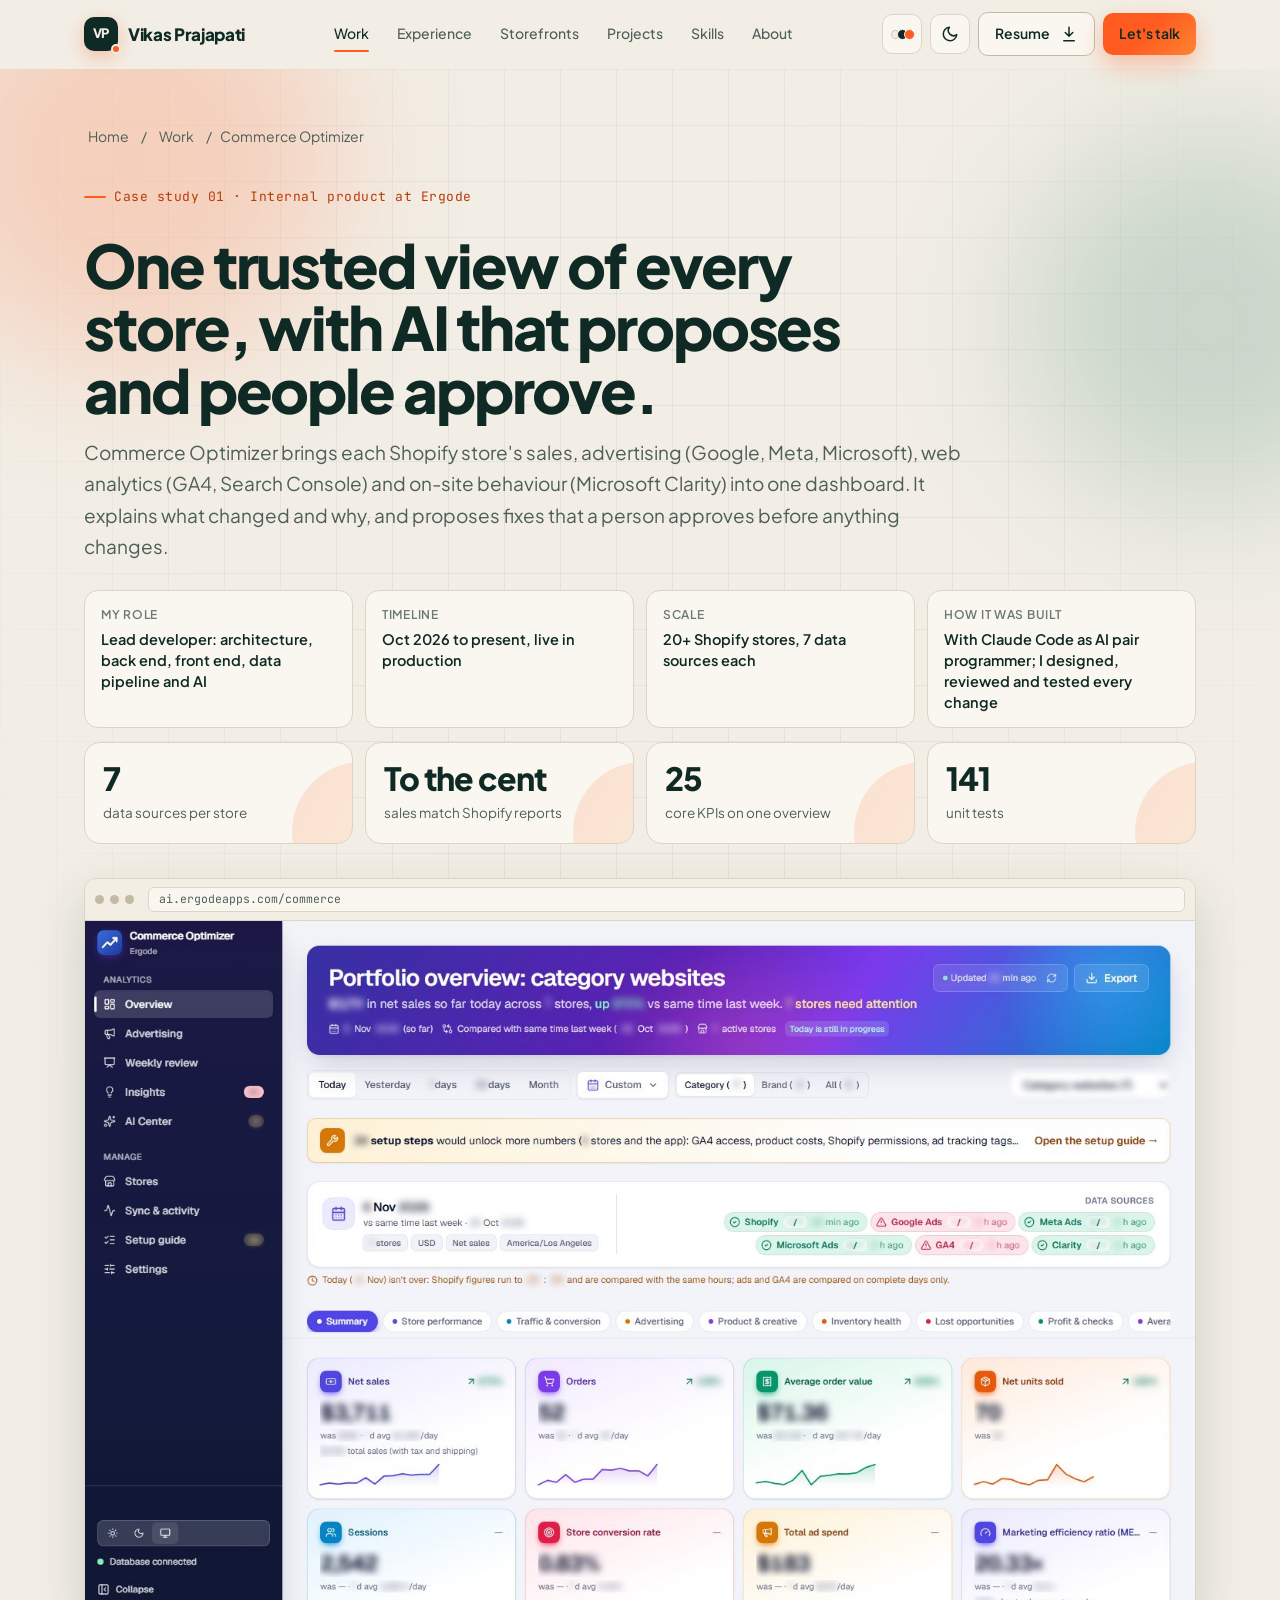
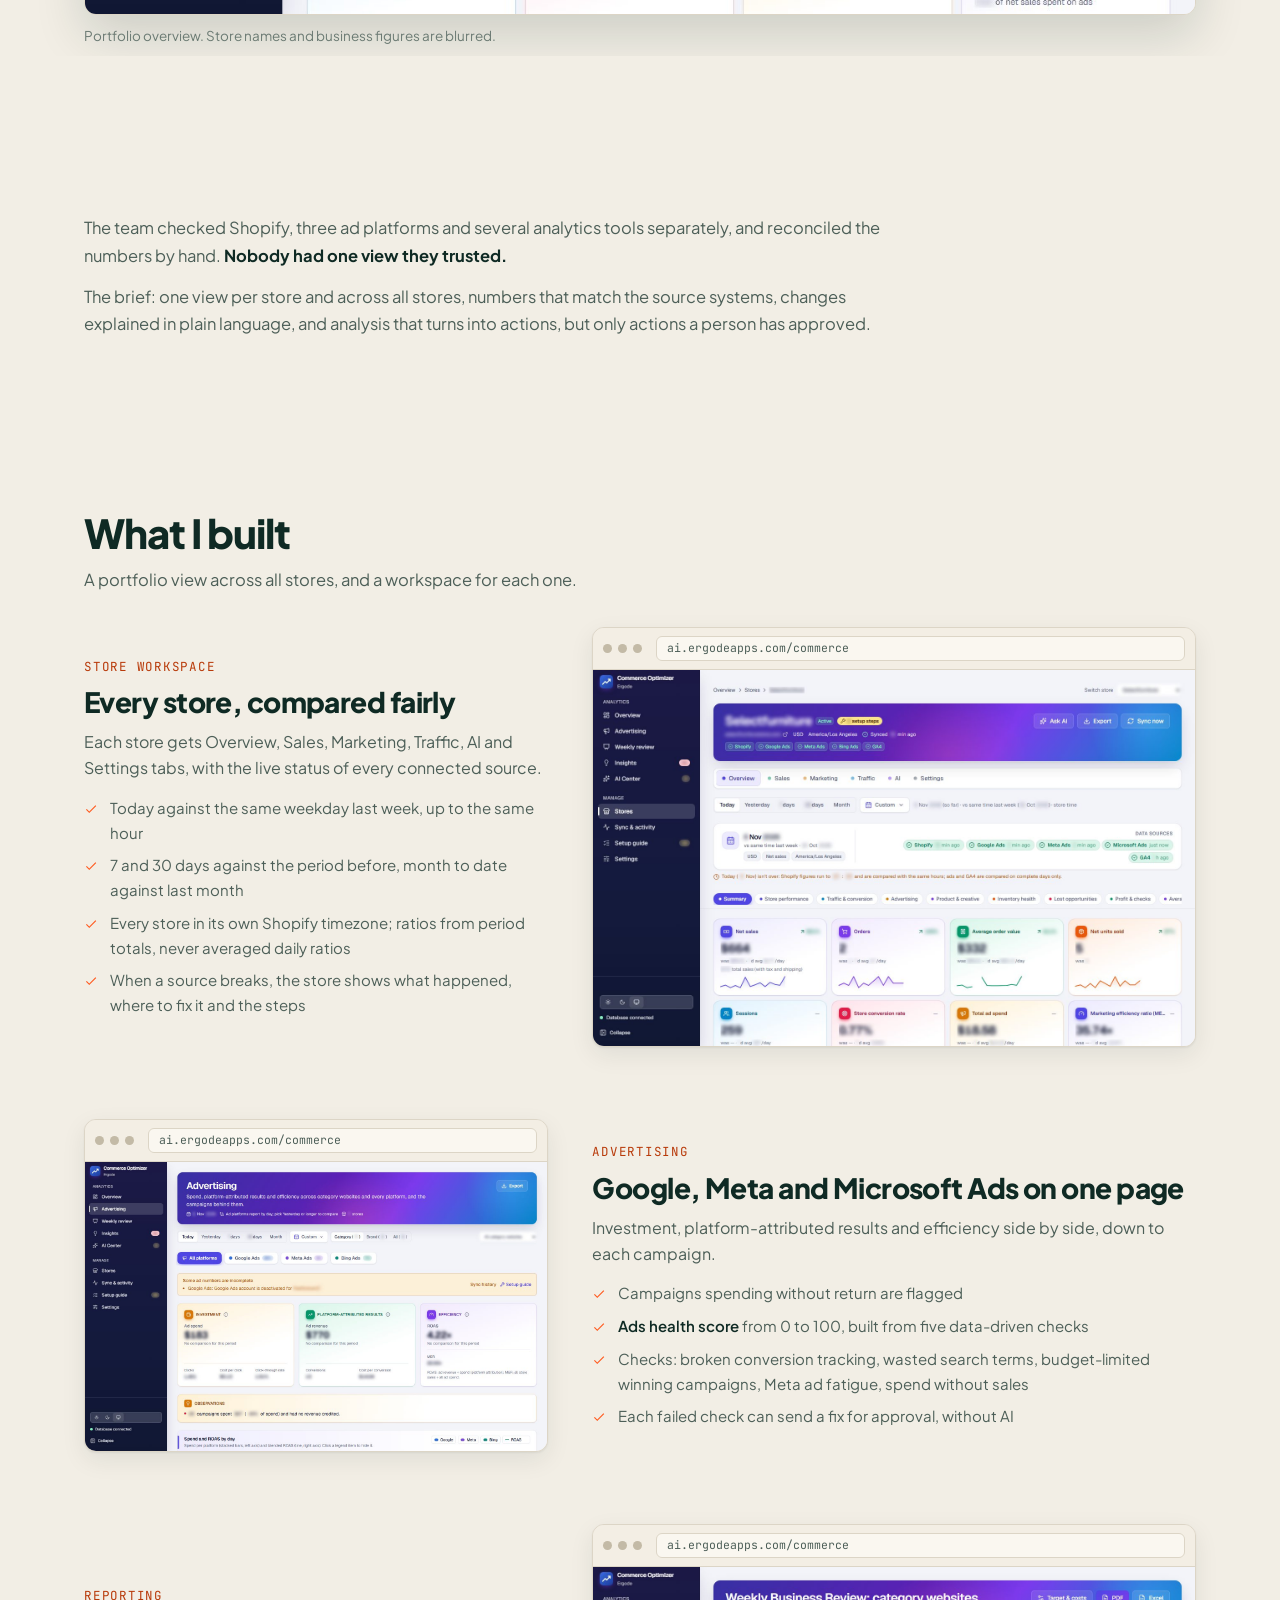
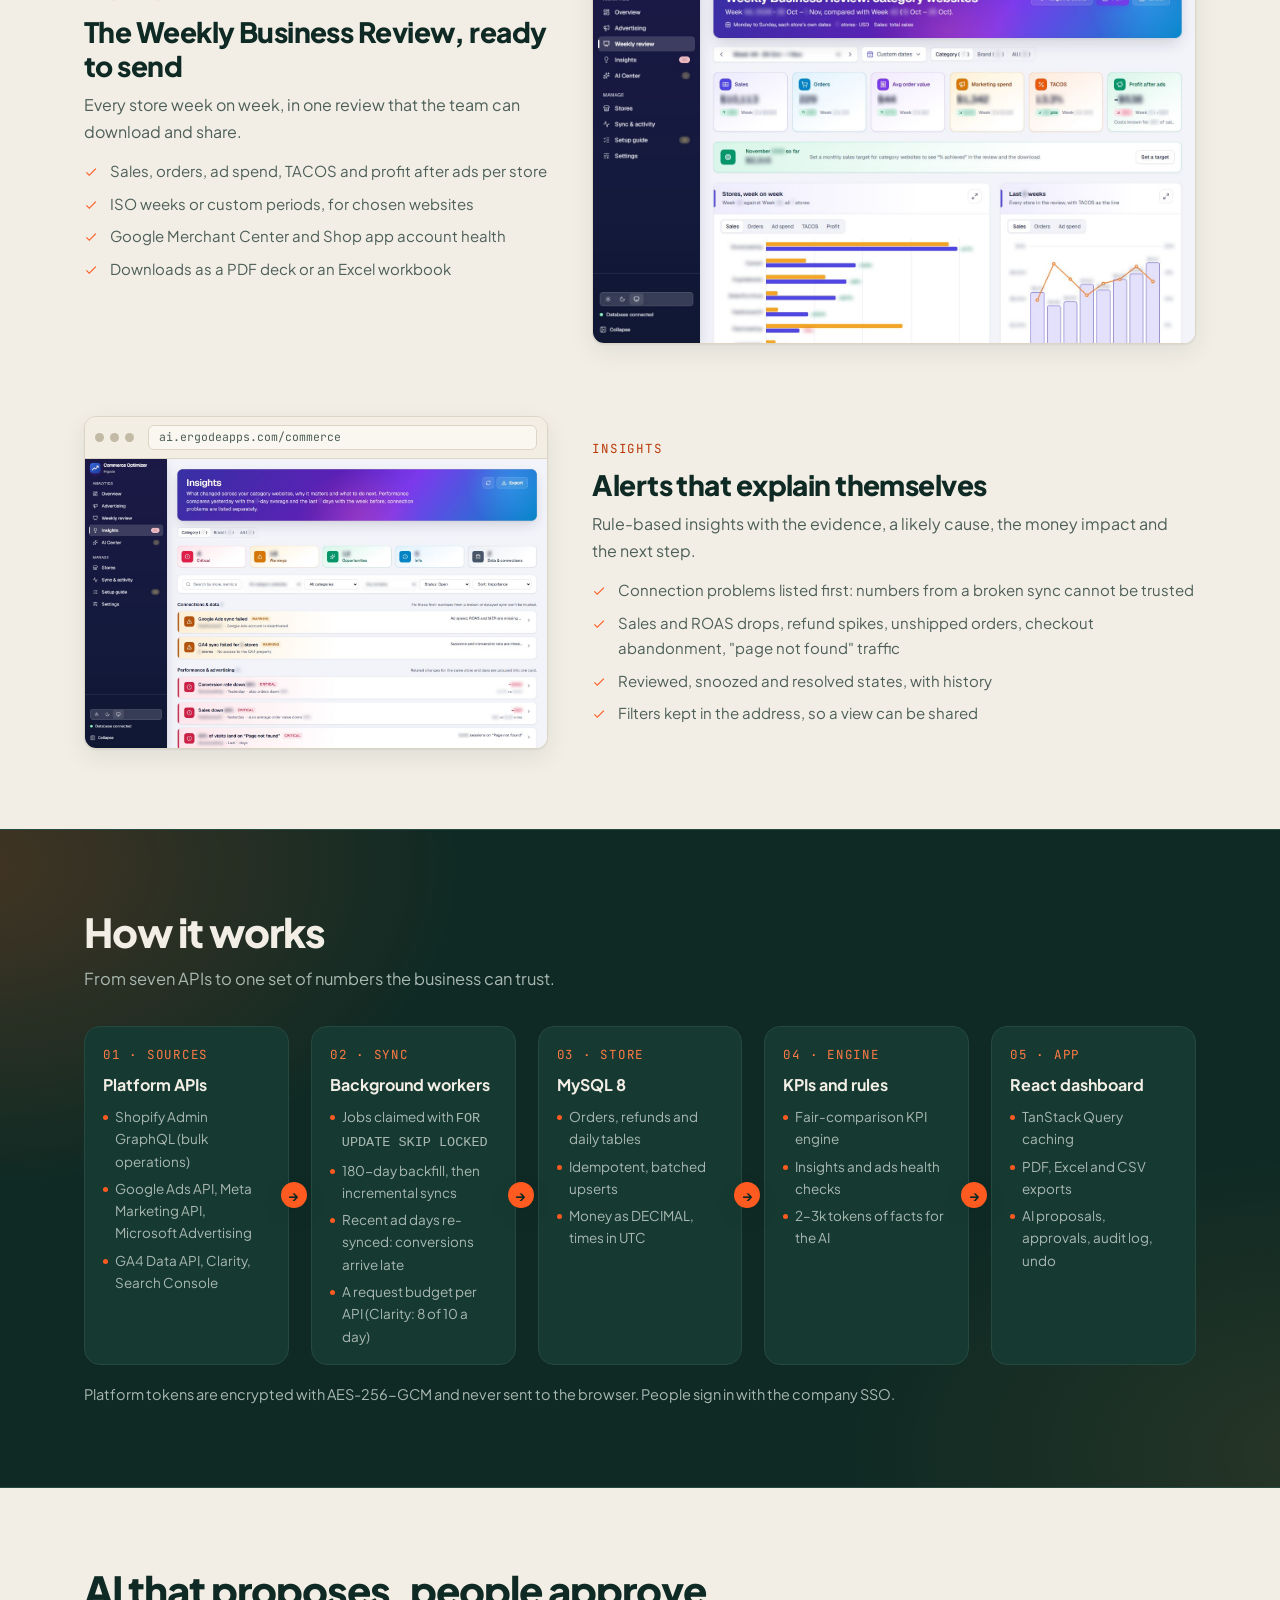
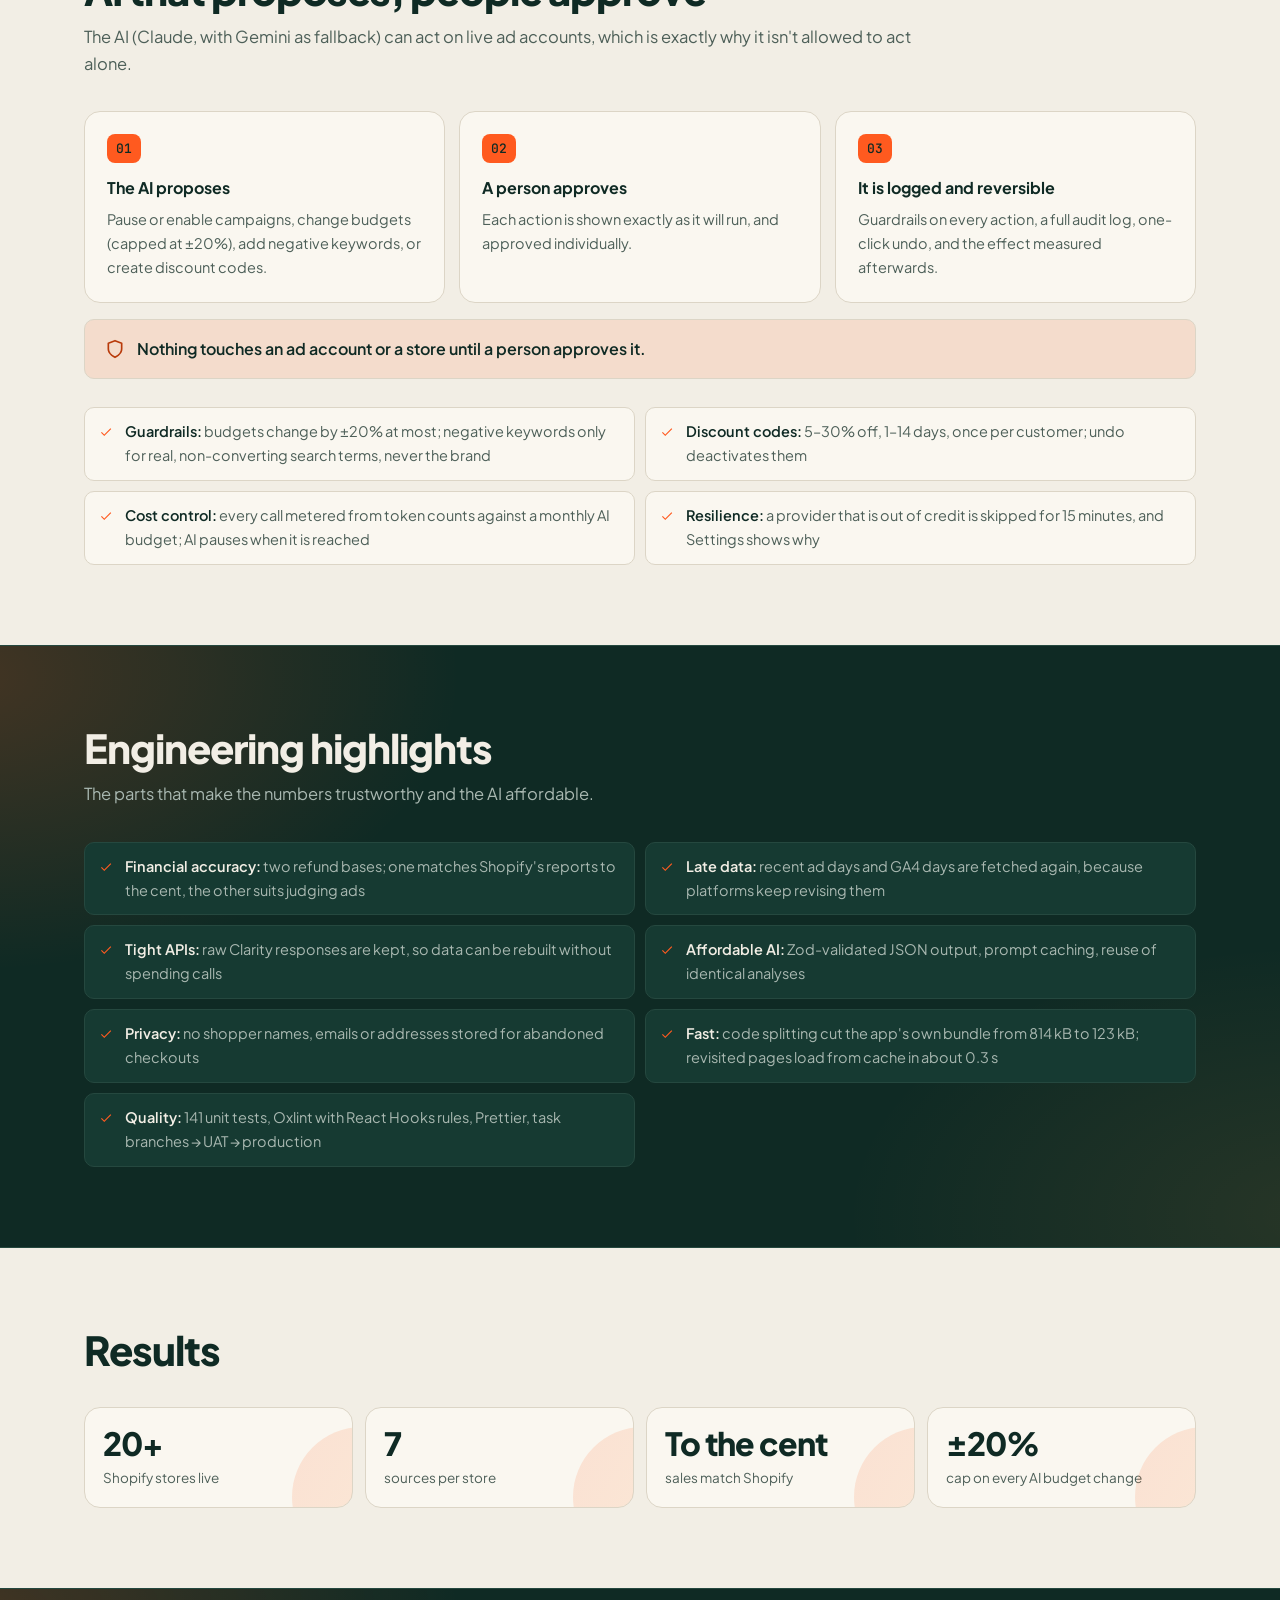
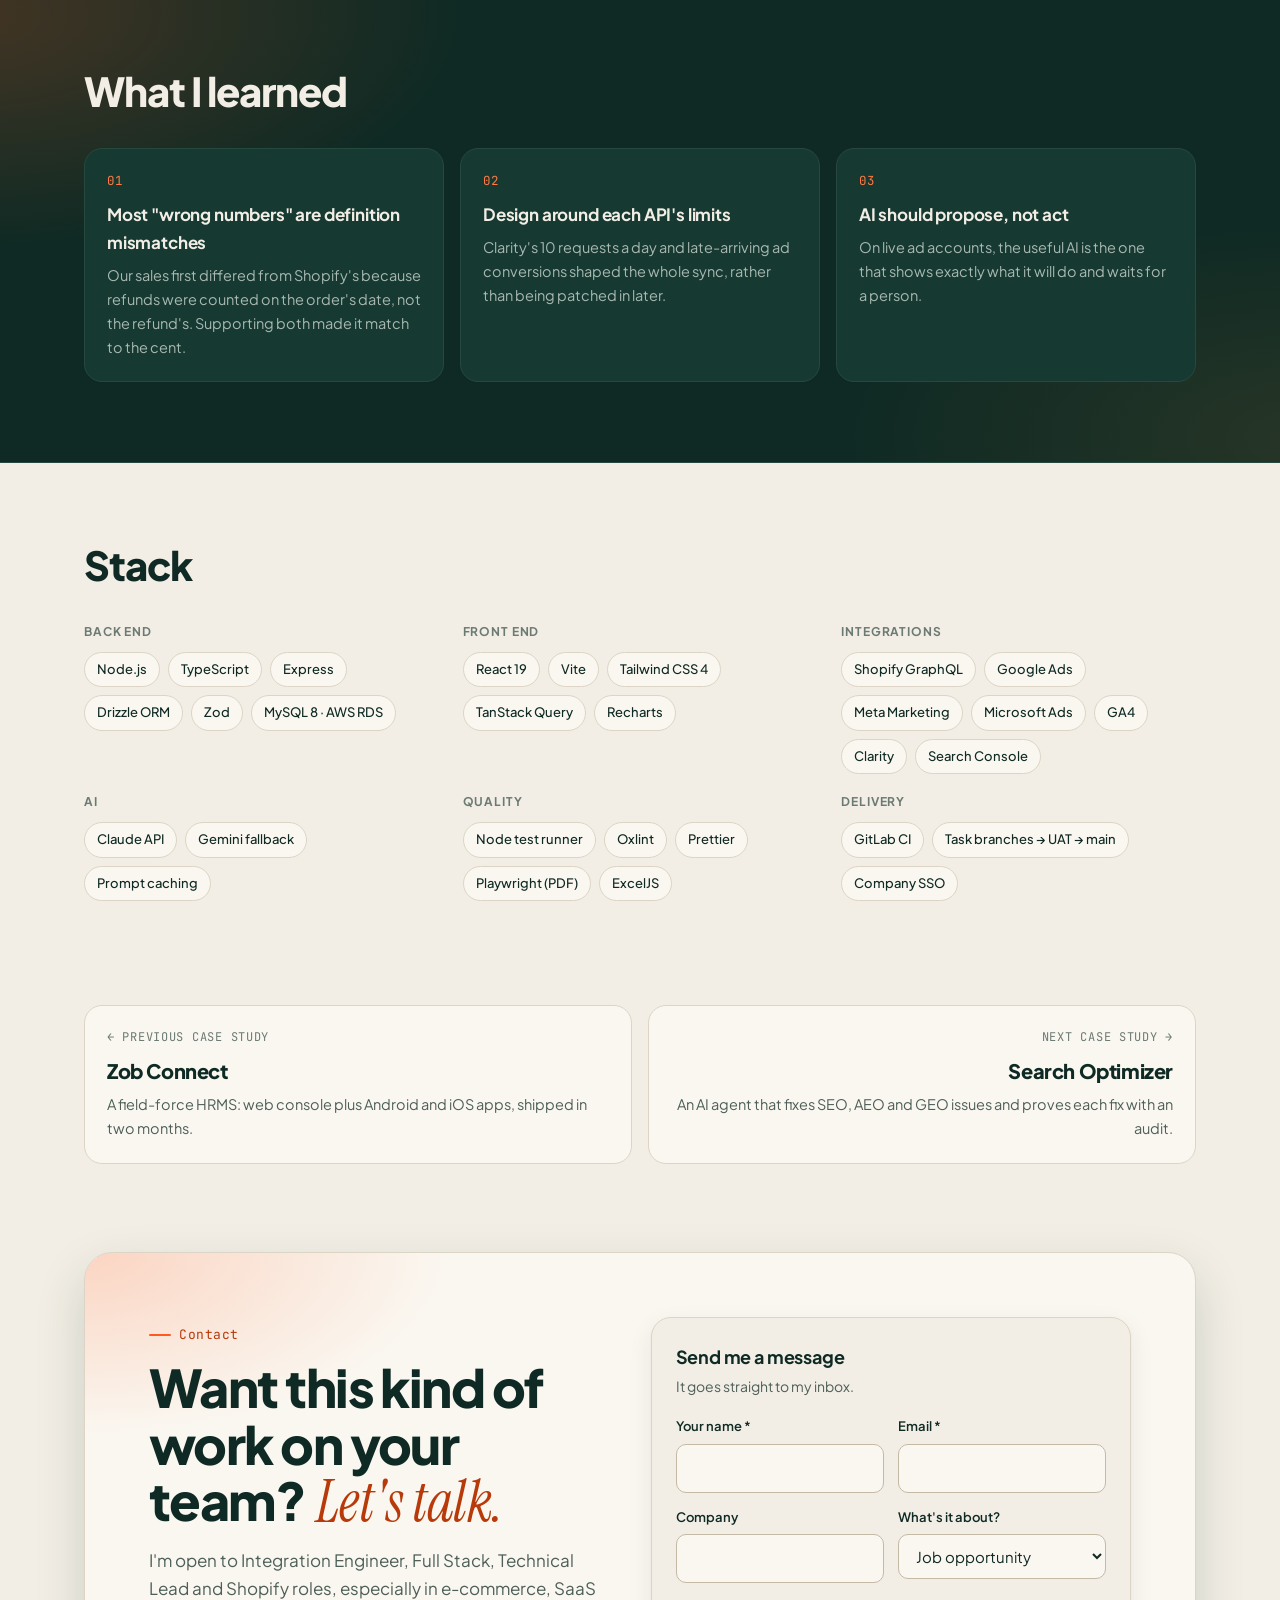
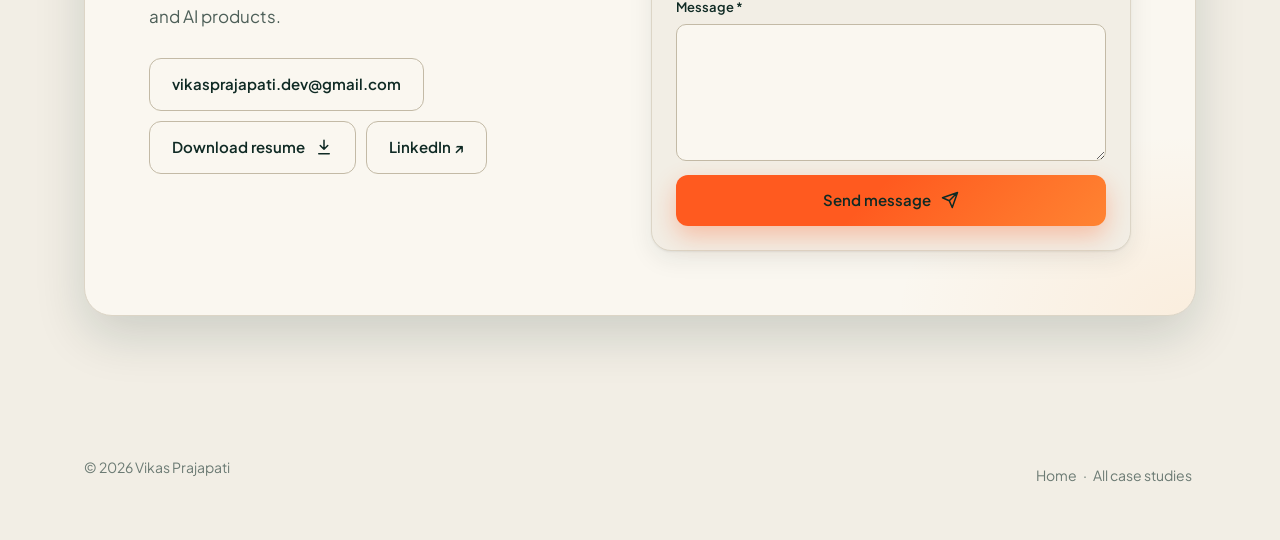
<file: work/commerce-optimizer/index.html>
<!DOCTYPE html>
<html lang="en">
<head>
<meta charset="UTF-8">
<meta name="viewport" content="width=device-width, initial-scale=1, viewport-fit=cover">
<title>Commerce Optimizer · Vikas Prajapati</title>
<meta name="description" content="Case study: a multi-store analytics platform that unifies Shopify, Google Ads, Meta Ads, Microsoft Ads, GA4, Clarity and Search Console, with human-approved AI actions.">
<meta name="author" content="Vikas Prajapati">
<link rel="canonical" href="https://vikassprajapati.github.io/work/commerce-optimizer/">
<meta property="og:type" content="article">
<meta property="og:site_name" content="Vikas Prajapati">
<meta property="og:title" content="Commerce Optimizer · Case study by Vikas Prajapati">
<meta property="og:description" content="Case study: a multi-store analytics platform that unifies Shopify, Google Ads, Meta Ads, Microsoft Ads, GA4, Clarity and Search Console, with human-approved AI actions.">
<meta property="og:url" content="https://vikassprajapati.github.io/work/commerce-optimizer/">
<meta property="og:image" content="https://vikassprajapati.github.io/assets/apps/co-overview.jpg">
<meta property="og:image:secure_url" content="https://vikassprajapati.github.io/assets/apps/co-overview.jpg">
<meta property="og:image:type" content="image/jpeg">
<meta property="og:image:width" content="1440">
<meta property="og:image:height" content="900">
<meta name="twitter:card" content="summary_large_image">
<meta name="twitter:title" content="Commerce Optimizer · Case study by Vikas Prajapati">
<meta name="twitter:description" content="Case study: a multi-store analytics platform that unifies Shopify, Google Ads, Meta Ads, Microsoft Ads, GA4, Clarity and Search Console, with human-approved AI actions.">
<meta name="twitter:image" content="https://vikassprajapati.github.io/assets/apps/co-overview.jpg">
<meta name="theme-color" content="#0A0E1A" media="(prefers-color-scheme: dark)">
<meta name="theme-color" content="#F7F8FC" media="(prefers-color-scheme: light)">
<link rel="icon" href="data:image/svg+xml,%3Csvg xmlns='http://www.w3.org/2000/svg' viewBox='0 0 64 64'%3E%3Cdefs%3E%3ClinearGradient id='g' x1='0' y1='0' x2='1' y2='1'%3E%3Cstop offset='0' stop-color='%236366F1'/%3E%3Cstop offset='1' stop-color='%2306B6D4'/%3E%3C/linearGradient%3E%3C/defs%3E%3Crect width='64' height='64' rx='16' fill='url(%23g)'/%3E%3Ctext x='32' y='42' font-family='Arial' font-weight='700' font-size='26' text-anchor='middle' fill='white'%3EVP%3C/text%3E%3C/svg%3E">
<link rel="preconnect" href="https://fonts.googleapis.com">
<link rel="preconnect" href="https://fonts.gstatic.com" crossorigin>
<link href="https://fonts.googleapis.com/css2?family=Instrument+Serif:ital@0;1&family=Plus+Jakarta+Sans:wght@400;500;600;700;800&family=JetBrains+Mono:wght@400;500&display=swap" rel="stylesheet">
<script>(function(){var d=document.documentElement;d.classList.add('js');d.setAttribute('data-palette','ink');try{var t=localStorage.getItem('vp-theme');if(t==='light'||t==='dark')d.setAttribute('data-theme',t);var p=localStorage.getItem('vp-palette');if(p==='ink'||p==='lime'||p==='coral'||p==='indigo')d.setAttribute('data-palette',p);}catch(e){}})();</script>
<link rel="stylesheet" href="../../assets/css/site.css">
</head>
<body>
<a href="#main" class="skip">Skip to content</a>
<div id="progress" aria-hidden="true"></div>
<header class="nav" id="top">
  <div class="wrap nav-inner">
    <a href="../../" class="logo" aria-label="Vikas Prajapati, home"><span class="logo-mark">VP</span><span>Vikas Prajapati</span></a>
    <ul class="nav-links" id="navLinks">
      <li><a href="../../#work" class="active">Work</a></li>
      <li><a href="../../#experience">Experience</a></li>
      <li><a href="../../#storefronts">Storefronts</a></li>
      <li><a href="../../#projects">Projects</a></li>
      <li><a href="../../#skills">Skills</a></li>
      <li><a href="../../#about">About</a></li>
      <li class="mobile-only"><a href="../../Vikas_Prajapati_Resume.pdf" download>Download resume ↓</a></li>
    </ul>
    <div class="nav-actions">
      <div class="pal">
        <button class="icon-btn" id="paletteBtn" aria-label="Choose a colour theme" aria-haspopup="true" aria-expanded="false" aria-controls="palMenu" title="Colour theme"><span class="pal-dots"><i></i><i></i><i></i></span></button>
        <div class="pal-menu" id="palMenu" role="menu" aria-label="Colour theme" hidden>
          <p class="pal-title">Colour theme</p>
          <button class="pal-opt" role="menuitemradio" aria-checked="true" data-palette="ink"><span class="sw"><i style="background:#F2EEE5"></i><i style="background:#0F2A24"></i><i style="background:#FF5A1F"></i></span><span><b>Ink &amp; Signal</b><small>Bone, ink green, orange</small></span><span class="chk"></span></button>
          <button class="pal-opt" role="menuitemradio" aria-checked="false" data-palette="lime"><span class="sw"><i style="background:#F5F5F0"></i><i style="background:#0B0D10"></i><i style="background:#C6F432"></i></span><span><b>Midnight &amp; Lime</b><small>Paper, midnight, lime</small></span><span class="chk"></span></button>
          <button class="pal-opt" role="menuitemradio" aria-checked="false" data-palette="coral"><span class="sw"><i style="background:#F4EDE0"></i><i style="background:#14213D"></i><i style="background:#FF6B5B"></i></span><span><b>Navy &amp; Coral</b><small>Cream, navy, coral</small></span><span class="chk"></span></button>
          <button class="pal-opt" role="menuitemradio" aria-checked="false" data-palette="indigo"><span class="sw"><i style="background:#F7F8FC"></i><i style="background:#4F46E5"></i><i style="background:#06B6D4"></i></span><span><b>Original</b><small>Blue-white, indigo, cyan</small></span><span class="chk"></span></button>
          <p class="pal-foot">Light or dark: use the sun / moon button.</p>
        </div>
      </div>
      <button class="icon-btn" id="themeBtn" aria-label="Switch between light and dark theme">
        <svg class="theme-moon" viewBox="0 0 24 24" fill="none" stroke="currentColor" stroke-width="2" stroke-linecap="round" stroke-linejoin="round"><path d="M21 12.8A9 9 0 1 1 11.2 3a7 7 0 0 0 9.8 9.8z"/></svg>
        <svg class="theme-sun" viewBox="0 0 24 24" fill="none" stroke="currentColor" stroke-width="2" stroke-linecap="round"><circle cx="12" cy="12" r="4"/><path d="M12 2v2M12 20v2M4.9 4.9l1.4 1.4M17.7 17.7l1.4 1.4M2 12h2M20 12h2M4.9 19.1l1.4-1.4M17.7 6.3l1.4-1.4"/></svg>
      </button>
      <a href="../../Vikas_Prajapati_Resume.pdf" download class="btn btn-ghost btn-sm nav-cta">Resume <svg viewBox="0 0 24 24" fill="none" stroke="currentColor" stroke-width="2" stroke-linecap="round" stroke-linejoin="round"><path d="M12 3v12M7 10l5 5 5-5M5 21h14"/></svg></a>
      <a href="../../#contact" class="btn btn-primary btn-sm nav-cta">Let's talk</a>
      <button class="icon-btn menu-btn" id="menuBtn" aria-label="Open menu" aria-expanded="false" aria-controls="navLinks">
        <svg viewBox="0 0 24 24" fill="none" stroke="currentColor" stroke-width="2" stroke-linecap="round"><path d="M4 7h16M4 12h16M4 17h16"/></svg>
      </button>
    </div>
  </div>
</header>
<main id="main">
<section class="case-hero">
  <div class="hero-bg"></div><div class="blob b1"></div><div class="blob b2"></div>
  <div class="wrap">
    <nav class="crumbs" aria-label="Breadcrumb"><a href="../../">Home</a><span>/</span><a href="../../#work">Work</a><span>/</span><span aria-current="page">Commerce Optimizer</span></nav>
    <div class="eyebrow">Case study 01 · Internal product at Ergode</div>
    <h1>One trusted view of every store, with AI that proposes and people approve.</h1>
    <p class="lead">Commerce Optimizer brings each Shopify store's sales, advertising (Google, Meta, Microsoft), web analytics (GA4, Search Console) and on-site behaviour (Microsoft Clarity) into one dashboard. It explains what changed and why, and proposes fixes that a person approves before anything changes.</p>
    <div class="facts-grid"><div><span>My role</span><b>Lead developer: architecture, back end, front end, data pipeline and AI</b></div><div><span>Timeline</span><b>Oct 2026 to present, live in production</b></div><div><span>Scale</span><b>20+ Shopify stores, 7 data sources each</b></div><div><span>How it was built</span><b>With Claude Code as AI pair programmer; I designed, reviewed and tested every change</b></div></div>
    <div class="metric-strip"><div class="metric"><b>7</b><span>data sources per store</span></div><div class="metric"><b>To the cent</b><span>sales match Shopify reports</span></div><div class="metric"><b>25</b><span>core KPIs on one overview</span></div><div class="metric"><b>141</b><span>unit tests</span></div></div>
    <div class="hero-shot"><figure class="fr-media "><div class="browser"><div class="bar"><i></i><i></i><i></i><span class="url">ai.ergodeapps.com/commerce</span></div><img src="../../assets/apps/co-overview.jpg" width="1440" height="900" decoding="async" alt="Commerce Optimizer portfolio overview" data-zoom="Commerce Optimizer portfolio overview"></div><figcaption>Portfolio overview. Store names and business figures are blurred.</figcaption></figure></div>
  </div>
</section>
<section class="cs-section">
  <div class="wrap">
    <div class="cs-head reveal"><h2>The problem</h2></div>
    <div class="prose reveal"><p>The team checked Shopify, three ad platforms and several analytics tools separately, and reconciled the numbers by hand. <b>Nobody had one view they trusted.</b></p><p>The brief: one view per store and across all stores, numbers that match the source systems, changes explained in plain language, and analysis that turns into actions, but only actions a person has approved.</p></div>
  </div>
</section>
<section class="cs-section">
  <div class="wrap">
    <div class="cs-head reveal"><h2>What I built</h2><p>A portfolio view across all stores, and a workspace for each one.</p></div>
    <div class="feature-row reveal"><div class="fr-text"><span class="lbl">Store workspace</span><h3>Every store, compared fairly</h3><p>Each store gets Overview, Sales, Marketing, Traffic, AI and Settings tabs, with the live status of every connected source.</p><ul class="ticks"><li>Today against the same weekday last week, up to the same hour</li><li>7 and 30 days against the period before, month to date against last month</li><li>Every store in its own Shopify timezone; ratios from period totals, never averaged daily ratios</li><li>When a source breaks, the store shows what happened, where to fix it and the steps</li></ul></div><figure class="fr-media "><div class="browser"><div class="bar"><i></i><i></i><i></i><span class="url">ai.ergodeapps.com/commerce</span></div><img src="../../assets/apps/co-store.jpg" width="1440" height="900" loading="lazy" decoding="async" alt="Commerce Optimizer single-store workspace" data-zoom="Commerce Optimizer single-store workspace"></div></figure></div>
<div class="feature-row reveal flip"><div class="fr-text"><span class="lbl">Advertising</span><h3>Google, Meta and Microsoft Ads on one page</h3><p>Investment, platform-attributed results and efficiency side by side, down to each campaign.</p><ul class="ticks"><li>Campaigns spending without return are flagged</li><li><b>Ads health score</b> from 0 to 100, built from five data-driven checks</li><li>Checks: broken conversion tracking, wasted search terms, budget-limited winning campaigns, Meta ad fatigue, spend without sales</li><li>Each failed check can send a fix for approval, without AI</li></ul></div><figure class="fr-media "><div class="browser"><div class="bar"><i></i><i></i><i></i><span class="url">ai.ergodeapps.com/commerce</span></div><img src="../../assets/apps/co-ads.jpg" width="1440" height="900" loading="lazy" decoding="async" alt="Commerce Optimizer advertising dashboard" data-zoom="Commerce Optimizer advertising dashboard"></div></figure></div>
<div class="feature-row reveal"><div class="fr-text"><span class="lbl">Reporting</span><h3>The Weekly Business Review, ready to send</h3><p>Every store week on week, in one review that the team can download and share.</p><ul class="ticks"><li>Sales, orders, ad spend, TACOS and profit after ads per store</li><li>ISO weeks or custom periods, for chosen websites</li><li>Google Merchant Center and Shop app account health</li><li>Downloads as a PDF deck or an Excel workbook</li></ul></div><figure class="fr-media "><div class="browser"><div class="bar"><i></i><i></i><i></i><span class="url">ai.ergodeapps.com/commerce</span></div><img src="../../assets/apps/co-wbr.jpg" width="1440" height="900" loading="lazy" decoding="async" alt="Commerce Optimizer Weekly Business Review" data-zoom="Commerce Optimizer Weekly Business Review"></div></figure></div>
<div class="feature-row reveal flip"><div class="fr-text"><span class="lbl">Insights</span><h3>Alerts that explain themselves</h3><p>Rule-based insights with the evidence, a likely cause, the money impact and the next step.</p><ul class="ticks"><li>Connection problems listed first: numbers from a broken sync cannot be trusted</li><li>Sales and ROAS drops, refund spikes, unshipped orders, checkout abandonment, "page not found" traffic</li><li>Reviewed, snoozed and resolved states, with history</li><li>Filters kept in the address, so a view can be shared</li></ul></div><figure class="fr-media "><div class="browser"><div class="bar"><i></i><i></i><i></i><span class="url">ai.ergodeapps.com/commerce</span></div><img src="../../assets/apps/co-insights.jpg" width="1440" height="900" loading="lazy" decoding="async" alt="Commerce Optimizer insights" data-zoom="Commerce Optimizer insights"></div></figure></div>

  </div>
</section>
<section class="cs-section alt">
  <div class="wrap">
    <div class="cs-head reveal"><h2>How it works</h2><p>From seven APIs to one set of numbers the business can trust.</p></div>
    <div class="flow" style="--n:5"><div class="flow-step reveal"><span class="k">01 · Sources</span><h3>Platform APIs</h3><ul><li>Shopify Admin GraphQL (bulk operations)</li><li>Google Ads API, Meta Marketing API, Microsoft Advertising</li><li>GA4 Data API, Clarity, Search Console</li></ul></div><div class="flow-step reveal"><span class="k">02 · Sync</span><h3>Background workers</h3><ul><li>Jobs claimed with <code>FOR UPDATE SKIP LOCKED</code></li><li>180-day backfill, then incremental syncs</li><li>Recent ad days re-synced: conversions arrive late</li><li>A request budget per API (Clarity: 8 of 10 a day)</li></ul></div><div class="flow-step reveal"><span class="k">03 · Store</span><h3>MySQL 8</h3><ul><li>Orders, refunds and daily tables</li><li>Idempotent, batched upserts</li><li>Money as DECIMAL, times in UTC</li></ul></div><div class="flow-step reveal"><span class="k">04 · Engine</span><h3>KPIs and rules</h3><ul><li>Fair-comparison KPI engine</li><li>Insights and ads health checks</li><li>2–3k tokens of facts for the AI</li></ul></div><div class="flow-step reveal"><span class="k">05 · App</span><h3>React dashboard</h3><ul><li>TanStack Query caching</li><li>PDF, Excel and CSV exports</li><li>AI proposals, approvals, audit log, undo</li></ul></div></div><p class="flow-note">Platform tokens are encrypted with AES-256-GCM and never sent to the browser. People sign in with the company SSO.</p>
  </div>
</section>
<section class="cs-section">
  <div class="wrap">
    <div class="cs-head reveal"><h2>AI that proposes, people approve</h2><p>The AI (Claude, with Gemini as fallback) can act on live ad accounts, which is exactly why it isn't allowed to act alone.</p></div>
    <div class="loop"><div class="step reveal"><h3>The AI proposes</h3><p>Pause or enable campaigns, change budgets (capped at ±20%), add negative keywords, or create discount codes.</p></div><div class="step reveal"><h3>A person approves</h3><p>Each action is shown exactly as it will run, and approved individually.</p></div><div class="step reveal"><h3>It is logged and reversible</h3><p>Guardrails on every action, a full audit log, one-click undo, and the effect measured afterwards.</p></div></div><div class="callout reveal"><svg viewBox="0 0 24 24" fill="none" stroke="currentColor" stroke-width="2" stroke-linecap="round" stroke-linejoin="round"><path d="M12 22s8-4 8-10V5l-8-3-8 3v7c0 6 8 10 8 10z"/></svg>Nothing touches an ad account or a store until a person approves it.</div><div style="margin-top:28px"><ul class="list"><li><b>Guardrails:</b> budgets change by ±20% at most; negative keywords only for real, non-converting search terms, never the brand</li><li><b>Discount codes:</b> 5–30% off, 1–14 days, once per customer; undo deactivates them</li><li><b>Cost control:</b> every call metered from token counts against a monthly AI budget; AI pauses when it is reached</li><li><b>Resilience:</b> a provider that is out of credit is skipped for 15 minutes, and Settings shows why</li></ul></div>
  </div>
</section>
<section class="cs-section alt">
  <div class="wrap">
    <div class="cs-head reveal"><h2>Engineering highlights</h2><p>The parts that make the numbers trustworthy and the AI affordable.</p></div>
    <ul class="list"><li><b>Financial accuracy:</b> two refund bases; one matches Shopify's reports to the cent, the other suits judging ads</li><li><b>Late data:</b> recent ad days and GA4 days are fetched again, because platforms keep revising them</li><li><b>Tight APIs:</b> raw Clarity responses are kept, so data can be rebuilt without spending calls</li><li><b>Affordable AI:</b> Zod-validated JSON output, prompt caching, reuse of identical analyses</li><li><b>Privacy:</b> no shopper names, emails or addresses stored for abandoned checkouts</li><li><b>Fast:</b> code splitting cut the app's own bundle from 814 kB to 123 kB; revisited pages load from cache in about 0.3 s</li><li><b>Quality:</b> 141 unit tests, Oxlint with React Hooks rules, Prettier, task branches → UAT → production</li></ul>
  </div>
</section>
<section class="cs-section">
  <div class="wrap">
    <div class="cs-head reveal"><h2>Results</h2></div>
    <div class="metric-strip" style="margin:0"><div class="metric reveal"><b>20+</b><span>Shopify stores live</span></div><div class="metric reveal"><b>7</b><span>sources per store</span></div><div class="metric reveal"><b>To the cent</b><span>sales match Shopify</span></div><div class="metric reveal"><b>±20%</b><span>cap on every AI budget change</span></div></div>
  </div>
</section>
<section class="cs-section alt">
  <div class="wrap">
    <div class="cs-head reveal"><h2>What I learned</h2></div>
    <div class="lessons"><div class="lesson reveal"><span class="n">01</span><h3>Most "wrong numbers" are definition mismatches</h3><p>Our sales first differed from Shopify's because refunds were counted on the order's date, not the refund's. Supporting both made it match to the cent.</p></div><div class="lesson reveal"><span class="n">02</span><h3>Design around each API's limits</h3><p>Clarity's 10 requests a day and late-arriving ad conversions shaped the whole sync, rather than being patched in later.</p></div><div class="lesson reveal"><span class="n">03</span><h3>AI should propose, not act</h3><p>On live ad accounts, the useful AI is the one that shows exactly what it will do and waits for a person.</p></div></div>
  </div>
</section>
<section class="cs-section">
  <div class="wrap">
    <div class="cs-head reveal"><h2>Stack</h2></div>
    <div class="stack"><div><h3>Back end</h3><div class="chips"><span class="chip">Node.js</span><span class="chip">TypeScript</span><span class="chip">Express</span><span class="chip">Drizzle ORM</span><span class="chip">Zod</span><span class="chip">MySQL 8 · AWS RDS</span></div></div><div><h3>Front end</h3><div class="chips"><span class="chip">React 19</span><span class="chip">Vite</span><span class="chip">Tailwind CSS 4</span><span class="chip">TanStack Query</span><span class="chip">Recharts</span></div></div><div><h3>Integrations</h3><div class="chips"><span class="chip">Shopify GraphQL</span><span class="chip">Google Ads</span><span class="chip">Meta Marketing</span><span class="chip">Microsoft Ads</span><span class="chip">GA4</span><span class="chip">Clarity</span><span class="chip">Search Console</span></div></div><div><h3>AI</h3><div class="chips"><span class="chip">Claude API</span><span class="chip">Gemini fallback</span><span class="chip">Prompt caching</span></div></div><div><h3>Quality</h3><div class="chips"><span class="chip">Node test runner</span><span class="chip">Oxlint</span><span class="chip">Prettier</span><span class="chip">Playwright (PDF)</span><span class="chip">ExcelJS</span></div></div><div><h3>Delivery</h3><div class="chips"><span class="chip">GitLab CI</span><span class="chip">Task branches → UAT → main</span><span class="chip">Company SSO</span></div></div></div>
  </div>
</section>

<section class="cs-section" style="padding-top:24px">
  <div class="wrap">
    <div class="next-case reveal">
      <a class="next-card" href="../../work/zob-connect/"><span>← Previous case study</span><b>Zob Connect</b><p>A field-force HRMS: web console plus Android and iOS apps, shipped in two months.</p></a>
      <a class="next-card right" href="../../work/search-optimizer/"><span>Next case study →</span><b>Search Optimizer</b><p>An AI agent that fixes SEO, AEO and GEO issues and proves each fix with an audit.</p></a>
    </div>
  </div>
</section>

<section id="contact" style="padding-top:8px">
  <div class="wrap">
    <div class="contact reveal">
      <div class="contact-grid">
      <div>
      <div class="eyebrow">Contact</div>
      <h2>Want this kind of work on your team? <span class="grad-text">Let's talk.</span></h2>
      <p>I'm open to Integration Engineer, Full Stack, Technical Lead and Shopify roles, especially in e-commerce, SaaS and AI products.</p>
      <div class="contact-row">
        <a class="btn btn-ghost" href="mailto:vikasprajapati.dev@gmail.com">vikasprajapati.dev@gmail.com</a>
        <a class="btn btn-ghost" href="../../Vikas_Prajapati_Resume.pdf" download>Download resume <svg viewBox="0 0 24 24" fill="none" stroke="currentColor" stroke-width="2" stroke-linecap="round" stroke-linejoin="round"><path d="M12 3v12M7 10l5 5 5-5M5 21h14"/></svg></a>
        <a class="btn btn-ghost" href="https://www.linkedin.com/in/vkasprajapati/" target="_blank" rel="noopener">LinkedIn ↗</a>
      </div>
      </div>
        <form class="cform" action="https://api.web3forms.com/submit" method="POST" data-web3forms-key="44ae0704-d7ac-4e4a-89db-dc029e36bea9">
          <h3>Send me a message</h3>
          <p class="sub">It goes straight to my inbox.</p>
          <input type="hidden" name="access_key" value="44ae0704-d7ac-4e4a-89db-dc029e36bea9">
          <input type="hidden" name="subject" value="New message from your portfolio">
          <input type="hidden" name="from_name" value="Portfolio contact form">
          <input type="hidden" name="redirect" value="https://vikassprajapati.github.io/#contact">
          <input type="text" name="_honey" class="hp" tabindex="-1" autocomplete="off" aria-hidden="true">
          <div class="field-row">
            <label class="field"><span>Your name *</span><input type="text" name="name" required maxlength="100" autocomplete="name"></label>
            <label class="field"><span>Email *</span><input type="email" name="email" required maxlength="150" autocomplete="email"></label>
          </div>
          <div class="field-row">
            <label class="field"><span>Company</span><input type="text" name="company" maxlength="120" autocomplete="organization"></label>
            <label class="field"><span>What's it about?</span><select name="topic"><option>Job opportunity</option><option>Freelance project</option><option>Something else</option></select></label>
          </div>
          <label class="field"><span>Message *</span><textarea name="message" rows="5" required maxlength="4000"></textarea></label>
          <button class="btn btn-primary" type="submit">Send message
            <svg viewBox="0 0 24 24" fill="none" stroke="currentColor" stroke-width="2" stroke-linecap="round" stroke-linejoin="round"><path d="M22 2 11 13M22 2l-7 20-4-9-9-4z"/></svg></button>
          <p class="cform-status" role="status" aria-live="polite"></p>
          <div class="cform-done">
            <div class="tick"><svg viewBox="0 0 24 24" fill="none" stroke="currentColor" stroke-width="2.5" stroke-linecap="round" stroke-linejoin="round"><path d="M20 6 9 17l-5-5"/></svg></div>
            <h4>Message sent</h4>
            <p>Thanks for reaching out. I'll reply to the email you gave.</p>
          </div>
        </form>
      </div>
    </div>
  </div>
</section>
</main>

<footer>
  <div class="wrap foot">
    <span>© <span id="year">2026</span> Vikas Prajapati</span>
    <span><a href="../../">Home</a> · <a href="../../#work">All case studies</a></span>
  </div>
</footer>

<button class="icon-btn" id="toTop" aria-label="Back to top">
  <svg viewBox="0 0 24 24" fill="none" stroke="currentColor" stroke-width="2" stroke-linecap="round" stroke-linejoin="round"><path d="M12 19V5M5 12l7-7 7 7"/></svg>
</button>
<script src="../../assets/js/site.js" defer></script>
</body>
</html>
</file>
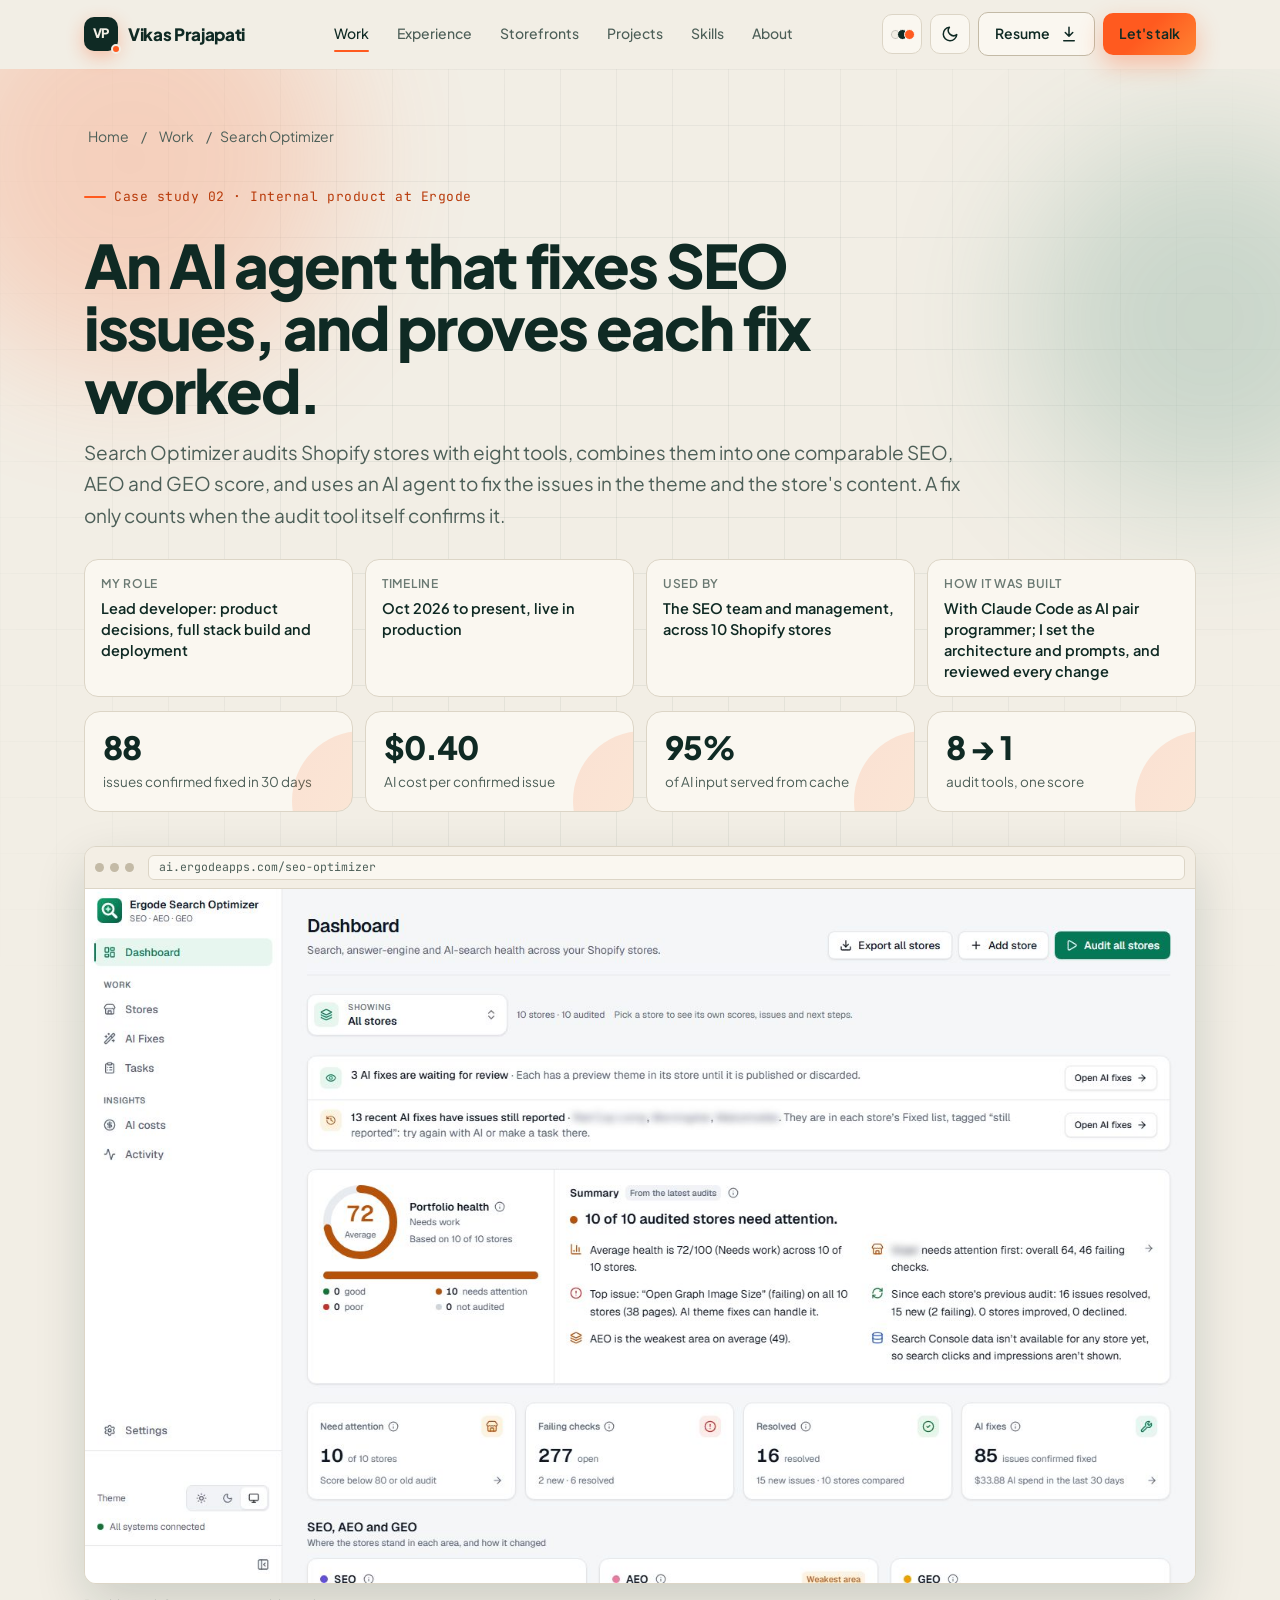
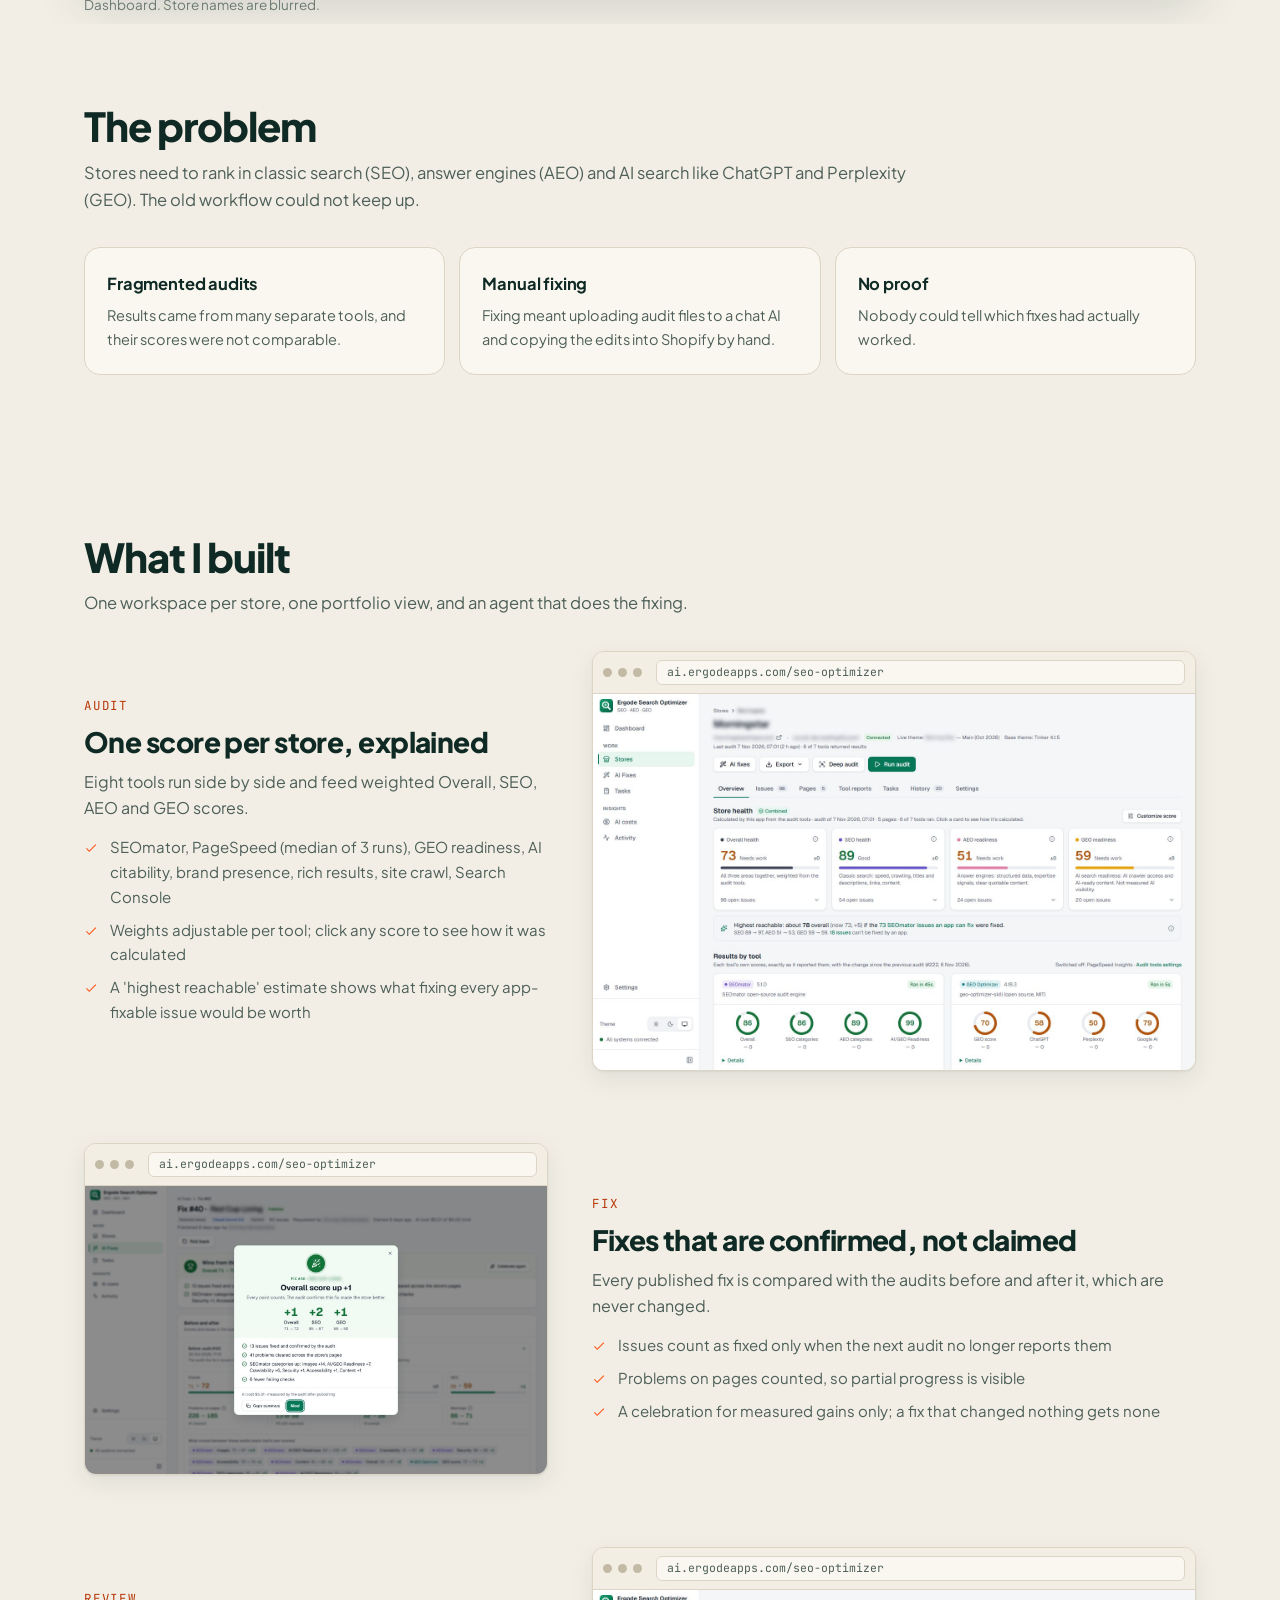
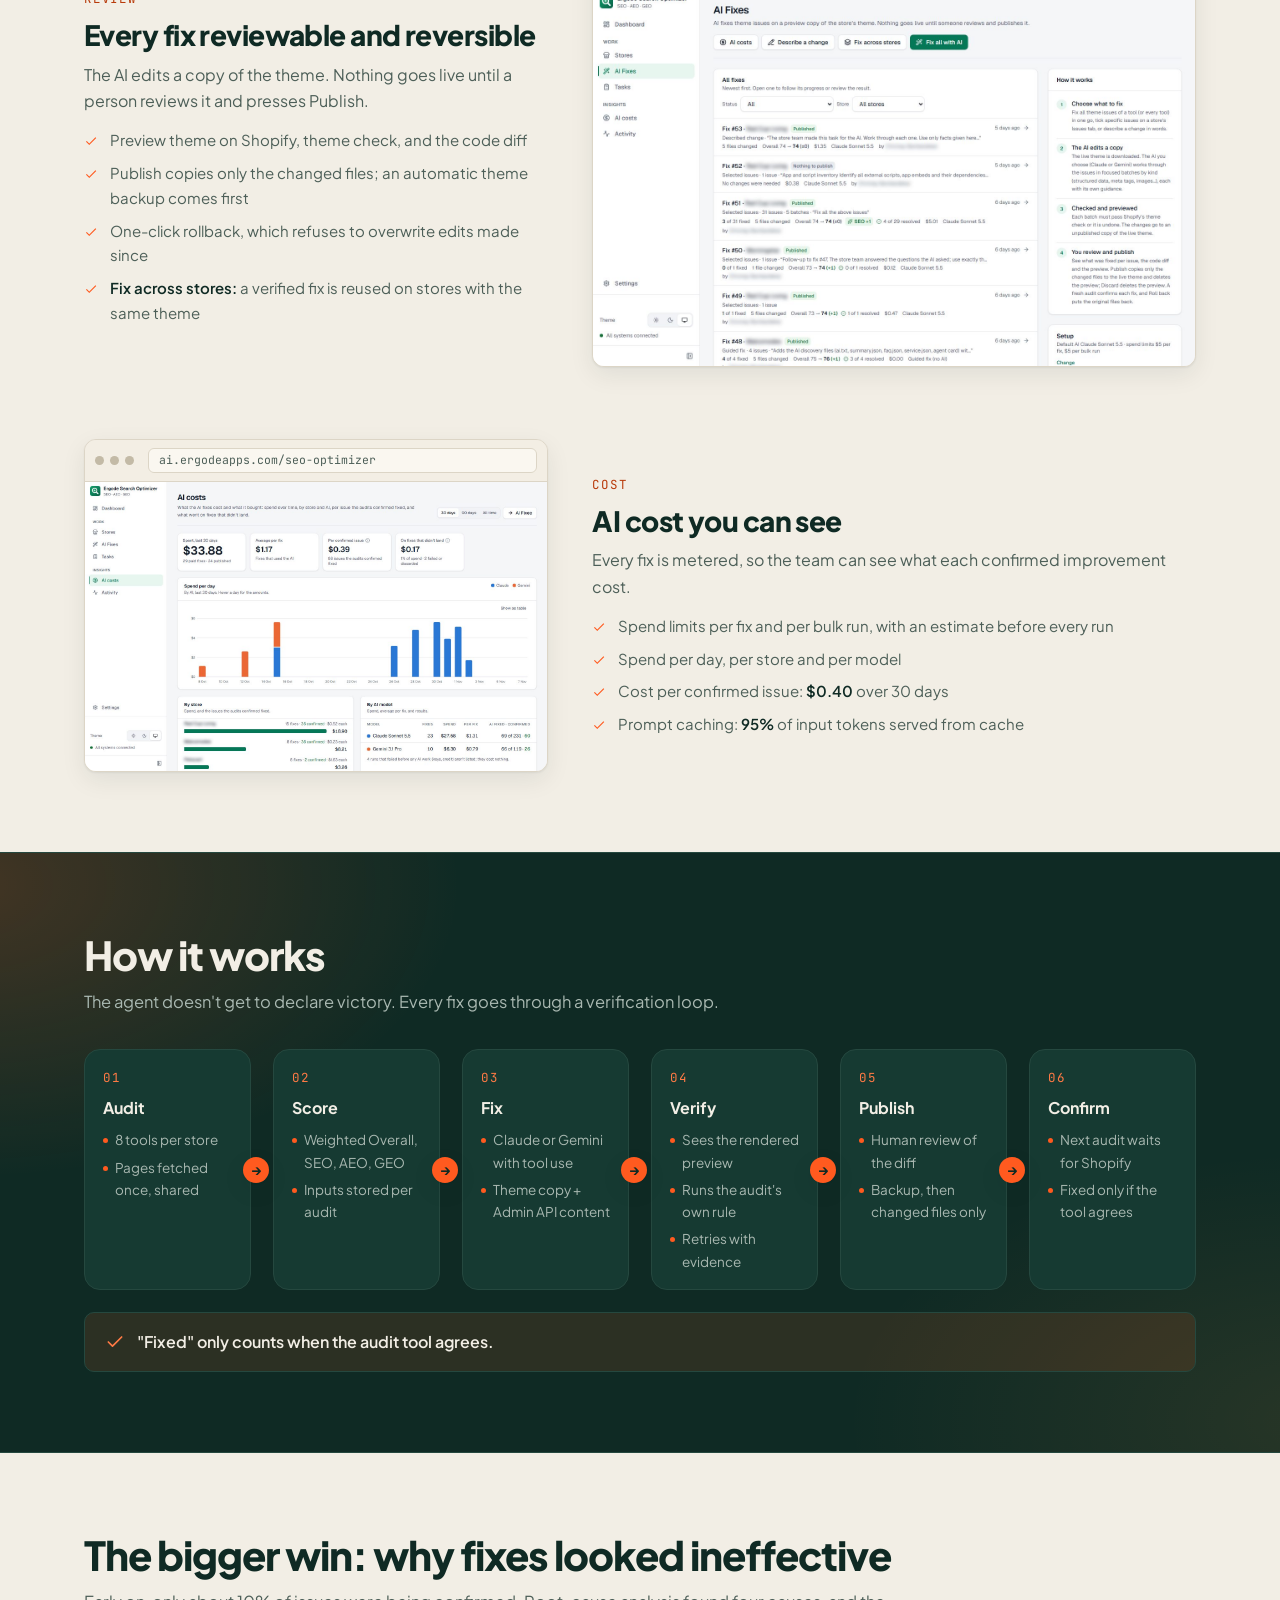
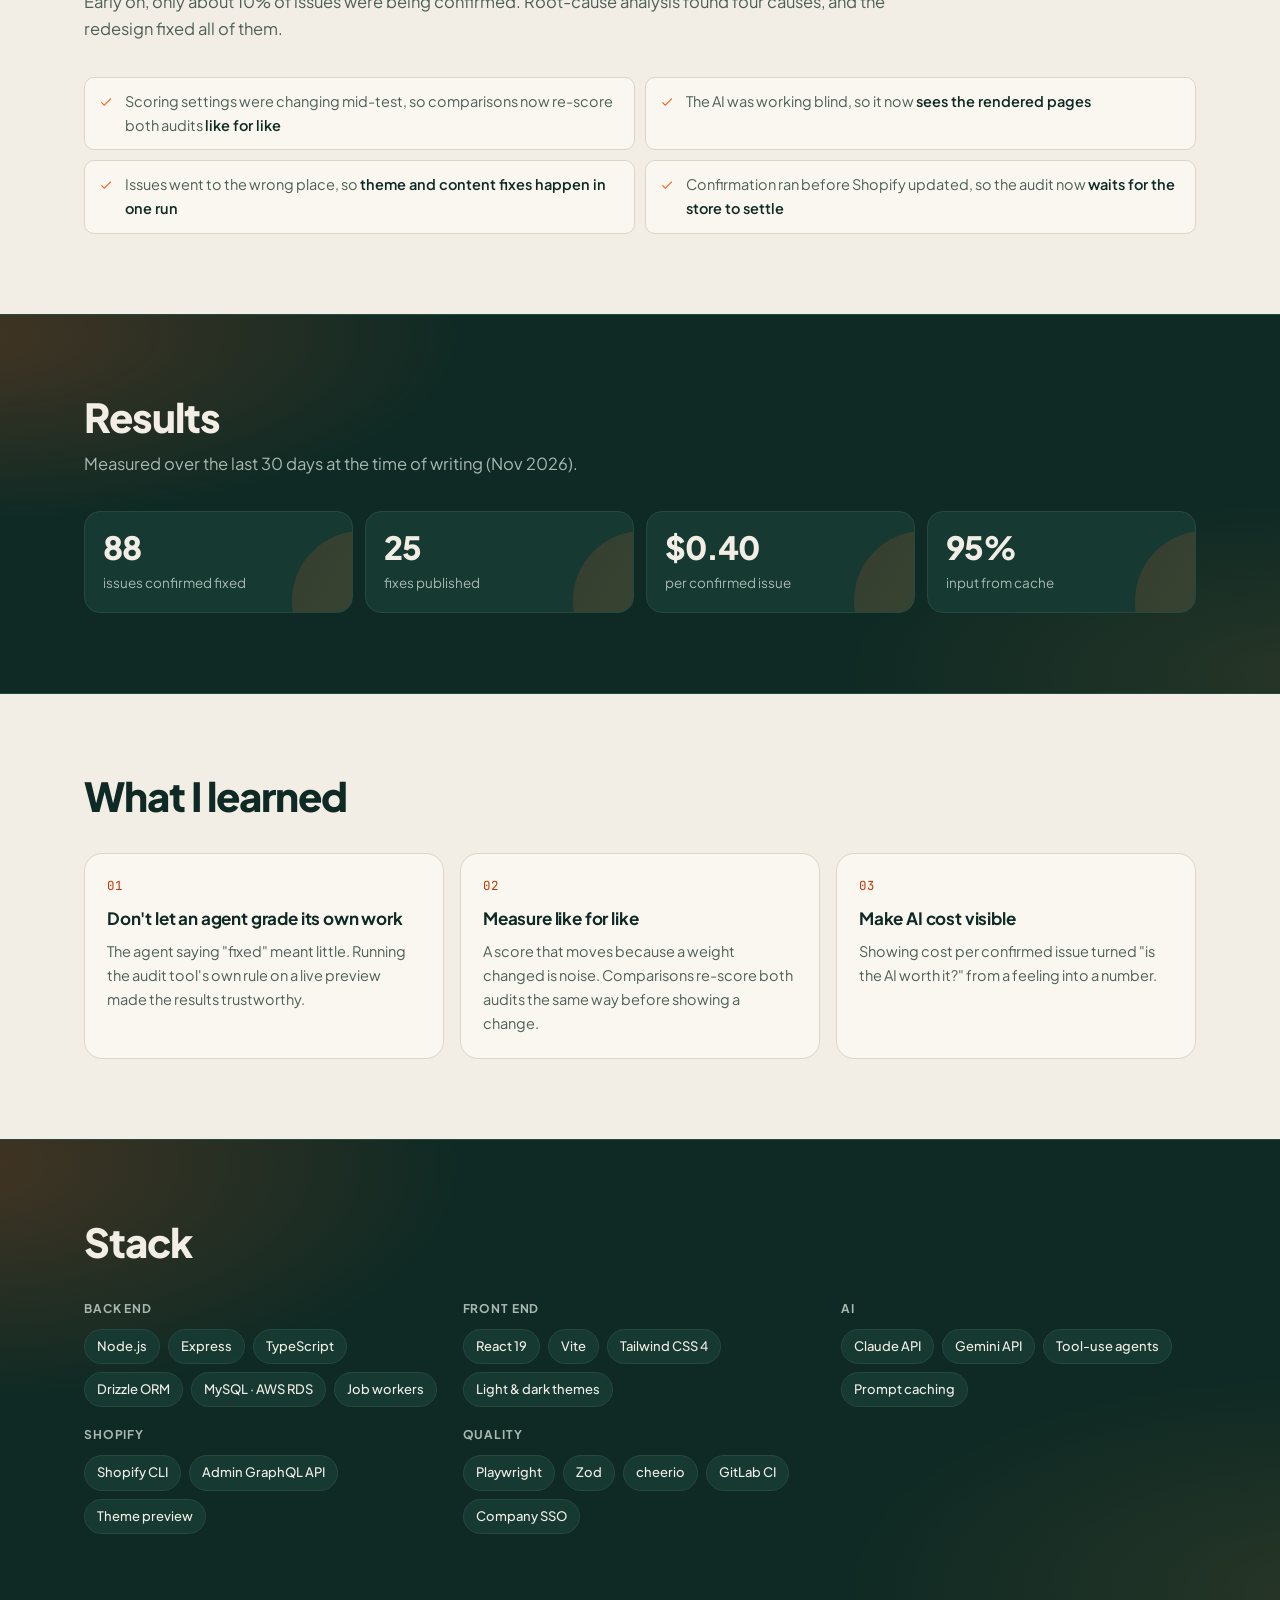
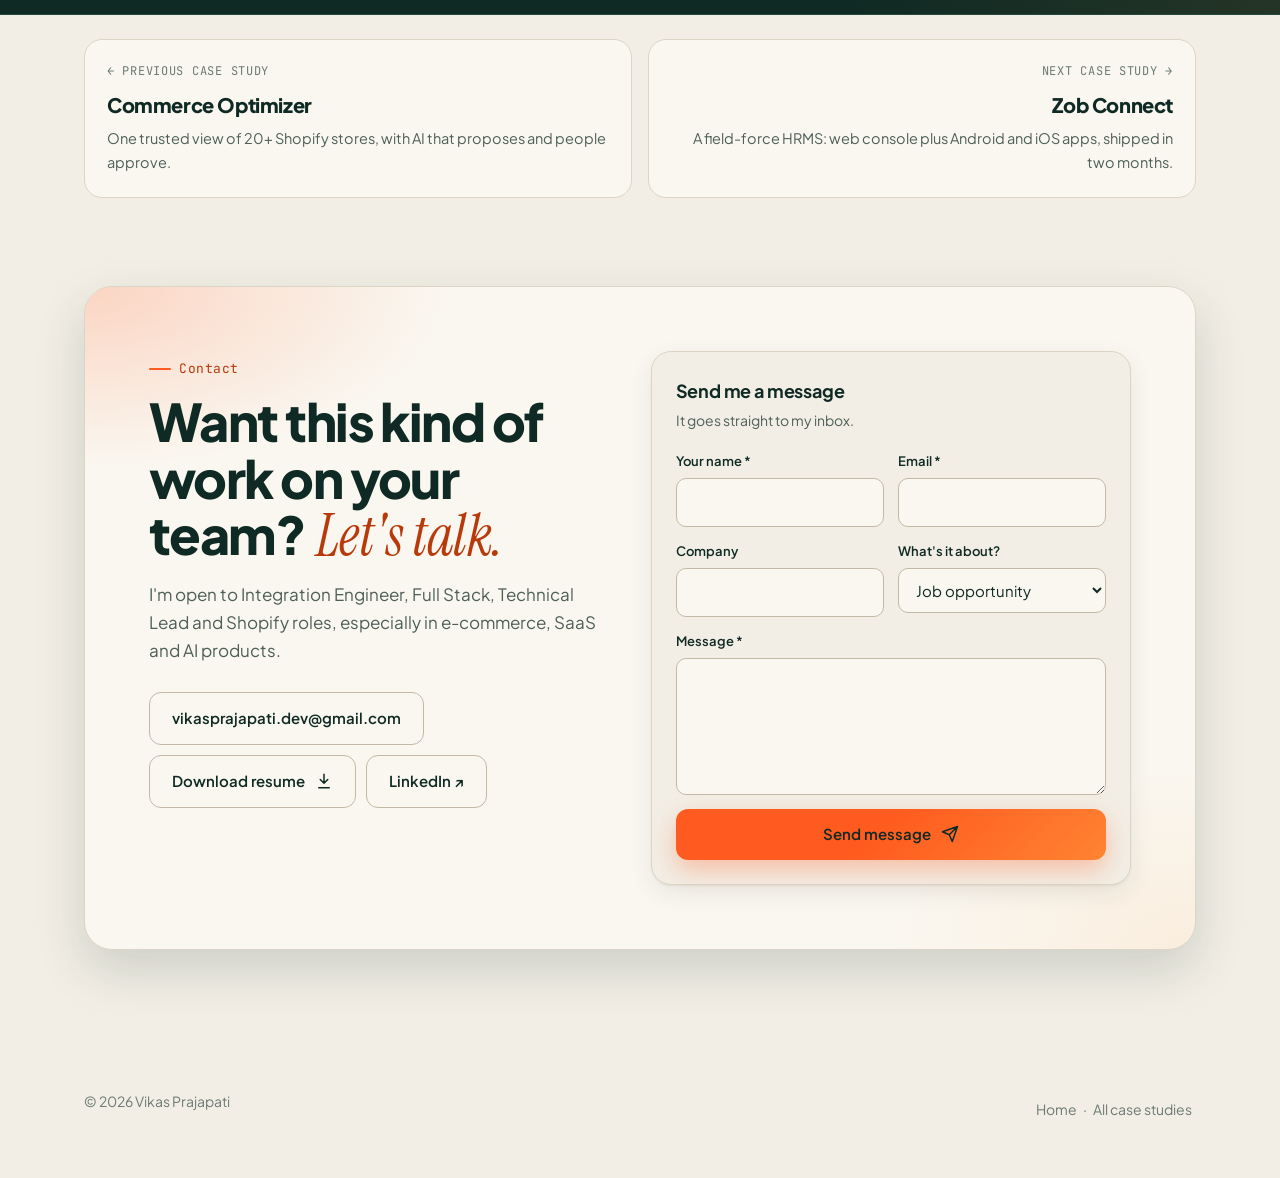
<file: work/search-optimizer/index.html>
<!DOCTYPE html>
<html lang="en">
<head>
<meta charset="UTF-8">
<meta name="viewport" content="width=device-width, initial-scale=1, viewport-fit=cover">
<title>Search Optimizer · Vikas Prajapati</title>
<meta name="description" content="Case study: an AI agent that audits Shopify stores with eight tools, fixes SEO, AEO and GEO issues, and only counts a fix when the audit confirms it.">
<meta name="author" content="Vikas Prajapati">
<link rel="canonical" href="https://vikassprajapati.github.io/work/search-optimizer/">
<meta property="og:type" content="article">
<meta property="og:site_name" content="Vikas Prajapati">
<meta property="og:title" content="Search Optimizer · Case study by Vikas Prajapati">
<meta property="og:description" content="Case study: an AI agent that audits Shopify stores with eight tools, fixes SEO, AEO and GEO issues, and only counts a fix when the audit confirms it.">
<meta property="og:url" content="https://vikassprajapati.github.io/work/search-optimizer/">
<meta property="og:image" content="https://vikassprajapati.github.io/assets/apps/so-fix.jpg">
<meta property="og:image:secure_url" content="https://vikassprajapati.github.io/assets/apps/so-fix.jpg">
<meta property="og:image:type" content="image/jpeg">
<meta property="og:image:width" content="1440">
<meta property="og:image:height" content="900">
<meta name="twitter:card" content="summary_large_image">
<meta name="twitter:title" content="Search Optimizer · Case study by Vikas Prajapati">
<meta name="twitter:description" content="Case study: an AI agent that audits Shopify stores with eight tools, fixes SEO, AEO and GEO issues, and only counts a fix when the audit confirms it.">
<meta name="twitter:image" content="https://vikassprajapati.github.io/assets/apps/so-fix.jpg">
<meta name="theme-color" content="#0A0E1A" media="(prefers-color-scheme: dark)">
<meta name="theme-color" content="#F7F8FC" media="(prefers-color-scheme: light)">
<link rel="icon" href="data:image/svg+xml,%3Csvg xmlns='http://www.w3.org/2000/svg' viewBox='0 0 64 64'%3E%3Cdefs%3E%3ClinearGradient id='g' x1='0' y1='0' x2='1' y2='1'%3E%3Cstop offset='0' stop-color='%236366F1'/%3E%3Cstop offset='1' stop-color='%2306B6D4'/%3E%3C/linearGradient%3E%3C/defs%3E%3Crect width='64' height='64' rx='16' fill='url(%23g)'/%3E%3Ctext x='32' y='42' font-family='Arial' font-weight='700' font-size='26' text-anchor='middle' fill='white'%3EVP%3C/text%3E%3C/svg%3E">
<link rel="preconnect" href="https://fonts.googleapis.com">
<link rel="preconnect" href="https://fonts.gstatic.com" crossorigin>
<link href="https://fonts.googleapis.com/css2?family=Instrument+Serif:ital@0;1&family=Plus+Jakarta+Sans:wght@400;500;600;700;800&family=JetBrains+Mono:wght@400;500&display=swap" rel="stylesheet">
<script>(function(){var d=document.documentElement;d.classList.add('js');d.setAttribute('data-palette','ink');try{var t=localStorage.getItem('vp-theme');if(t==='light'||t==='dark')d.setAttribute('data-theme',t);var p=localStorage.getItem('vp-palette');if(p==='ink'||p==='lime'||p==='coral'||p==='indigo')d.setAttribute('data-palette',p);}catch(e){}})();</script>
<link rel="stylesheet" href="../../assets/css/site.css">
</head>
<body>
<a href="#main" class="skip">Skip to content</a>
<div id="progress" aria-hidden="true"></div>
<header class="nav" id="top">
  <div class="wrap nav-inner">
    <a href="../../" class="logo" aria-label="Vikas Prajapati, home"><span class="logo-mark">VP</span><span>Vikas Prajapati</span></a>
    <ul class="nav-links" id="navLinks">
      <li><a href="../../#work" class="active">Work</a></li>
      <li><a href="../../#experience">Experience</a></li>
      <li><a href="../../#storefronts">Storefronts</a></li>
      <li><a href="../../#projects">Projects</a></li>
      <li><a href="../../#skills">Skills</a></li>
      <li><a href="../../#about">About</a></li>
      <li class="mobile-only"><a href="../../Vikas_Prajapati_Resume.pdf" download>Download resume ↓</a></li>
    </ul>
    <div class="nav-actions">
      <div class="pal">
        <button class="icon-btn" id="paletteBtn" aria-label="Choose a colour theme" aria-haspopup="true" aria-expanded="false" aria-controls="palMenu" title="Colour theme"><span class="pal-dots"><i></i><i></i><i></i></span></button>
        <div class="pal-menu" id="palMenu" role="menu" aria-label="Colour theme" hidden>
          <p class="pal-title">Colour theme</p>
          <button class="pal-opt" role="menuitemradio" aria-checked="true" data-palette="ink"><span class="sw"><i style="background:#F2EEE5"></i><i style="background:#0F2A24"></i><i style="background:#FF5A1F"></i></span><span><b>Ink &amp; Signal</b><small>Bone, ink green, orange</small></span><span class="chk"></span></button>
          <button class="pal-opt" role="menuitemradio" aria-checked="false" data-palette="lime"><span class="sw"><i style="background:#F5F5F0"></i><i style="background:#0B0D10"></i><i style="background:#C6F432"></i></span><span><b>Midnight &amp; Lime</b><small>Paper, midnight, lime</small></span><span class="chk"></span></button>
          <button class="pal-opt" role="menuitemradio" aria-checked="false" data-palette="coral"><span class="sw"><i style="background:#F4EDE0"></i><i style="background:#14213D"></i><i style="background:#FF6B5B"></i></span><span><b>Navy &amp; Coral</b><small>Cream, navy, coral</small></span><span class="chk"></span></button>
          <button class="pal-opt" role="menuitemradio" aria-checked="false" data-palette="indigo"><span class="sw"><i style="background:#F7F8FC"></i><i style="background:#4F46E5"></i><i style="background:#06B6D4"></i></span><span><b>Original</b><small>Blue-white, indigo, cyan</small></span><span class="chk"></span></button>
          <p class="pal-foot">Light or dark: use the sun / moon button.</p>
        </div>
      </div>
      <button class="icon-btn" id="themeBtn" aria-label="Switch between light and dark theme">
        <svg class="theme-moon" viewBox="0 0 24 24" fill="none" stroke="currentColor" stroke-width="2" stroke-linecap="round" stroke-linejoin="round"><path d="M21 12.8A9 9 0 1 1 11.2 3a7 7 0 0 0 9.8 9.8z"/></svg>
        <svg class="theme-sun" viewBox="0 0 24 24" fill="none" stroke="currentColor" stroke-width="2" stroke-linecap="round"><circle cx="12" cy="12" r="4"/><path d="M12 2v2M12 20v2M4.9 4.9l1.4 1.4M17.7 17.7l1.4 1.4M2 12h2M20 12h2M4.9 19.1l1.4-1.4M17.7 6.3l1.4-1.4"/></svg>
      </button>
      <a href="../../Vikas_Prajapati_Resume.pdf" download class="btn btn-ghost btn-sm nav-cta">Resume <svg viewBox="0 0 24 24" fill="none" stroke="currentColor" stroke-width="2" stroke-linecap="round" stroke-linejoin="round"><path d="M12 3v12M7 10l5 5 5-5M5 21h14"/></svg></a>
      <a href="../../#contact" class="btn btn-primary btn-sm nav-cta">Let's talk</a>
      <button class="icon-btn menu-btn" id="menuBtn" aria-label="Open menu" aria-expanded="false" aria-controls="navLinks">
        <svg viewBox="0 0 24 24" fill="none" stroke="currentColor" stroke-width="2" stroke-linecap="round"><path d="M4 7h16M4 12h16M4 17h16"/></svg>
      </button>
    </div>
  </div>
</header>
<main id="main">
<section class="case-hero">
  <div class="hero-bg"></div><div class="blob b1"></div><div class="blob b2"></div>
  <div class="wrap">
    <nav class="crumbs" aria-label="Breadcrumb"><a href="../../">Home</a><span>/</span><a href="../../#work">Work</a><span>/</span><span aria-current="page">Search Optimizer</span></nav>
    <div class="eyebrow">Case study 02 · Internal product at Ergode</div>
    <h1>An AI agent that fixes SEO issues, and proves each fix worked.</h1>
    <p class="lead">Search Optimizer audits Shopify stores with eight tools, combines them into one comparable SEO, AEO and GEO score, and uses an AI agent to fix the issues in the theme and the store's content. A fix only counts when the audit tool itself confirms it.</p>
    <div class="facts-grid"><div><span>My role</span><b>Lead developer: product decisions, full stack build and deployment</b></div><div><span>Timeline</span><b>Oct 2026 to present, live in production</b></div><div><span>Used by</span><b>The SEO team and management, across 10 Shopify stores</b></div><div><span>How it was built</span><b>With Claude Code as AI pair programmer; I set the architecture and prompts, and reviewed every change</b></div></div>
    <div class="metric-strip"><div class="metric"><b>88</b><span>issues confirmed fixed in 30 days</span></div><div class="metric"><b>$0.40</b><span>AI cost per confirmed issue</span></div><div class="metric"><b>95%</b><span>of AI input served from cache</span></div><div class="metric"><b>8 → 1</b><span>audit tools, one score</span></div></div>
    <div class="hero-shot"><figure class="fr-media "><div class="browser"><div class="bar"><i></i><i></i><i></i><span class="url">ai.ergodeapps.com/seo-optimizer</span></div><img src="../../assets/apps/so-dashboard.jpg" width="1440" height="900" decoding="async" alt="Search Optimizer dashboard" data-zoom="Search Optimizer dashboard"></div><figcaption>Dashboard. Store names are blurred.</figcaption></figure></div>
  </div>
</section>
<section class="cs-section">
  <div class="wrap">
    <div class="cs-head reveal"><h2>The problem</h2><p>Stores need to rank in classic search (SEO), answer engines (AEO) and AI search like ChatGPT and Perplexity (GEO). The old workflow could not keep up.</p></div>
    <div class="feat"><div class="card reveal"><h3>Fragmented audits</h3><p>Results came from many separate tools, and their scores were not comparable.</p></div><div class="card reveal"><h3>Manual fixing</h3><p>Fixing meant uploading audit files to a chat AI and copying the edits into Shopify by hand.</p></div><div class="card reveal"><h3>No proof</h3><p>Nobody could tell which fixes had actually worked.</p></div></div>
  </div>
</section>
<section class="cs-section">
  <div class="wrap">
    <div class="cs-head reveal"><h2>What I built</h2><p>One workspace per store, one portfolio view, and an agent that does the fixing.</p></div>
    <div class="feature-row reveal"><div class="fr-text"><span class="lbl">Audit</span><h3>One score per store, explained</h3><p>Eight tools run side by side and feed weighted Overall, SEO, AEO and GEO scores.</p><ul class="ticks"><li>SEOmator, PageSpeed (median of 3 runs), GEO readiness, AI citability, brand presence, rich results, site crawl, Search Console</li><li>Weights adjustable per tool; click any score to see how it was calculated</li><li>A 'highest reachable' estimate shows what fixing every app-fixable issue would be worth</li></ul></div><figure class="fr-media "><div class="browser"><div class="bar"><i></i><i></i><i></i><span class="url">ai.ergodeapps.com/seo-optimizer</span></div><img src="../../assets/apps/so-store.jpg" width="1440" height="900" loading="lazy" decoding="async" alt="Search Optimizer store overview" data-zoom="Search Optimizer store overview"></div></figure></div>
<div class="feature-row reveal flip"><div class="fr-text"><span class="lbl">Fix</span><h3>Fixes that are confirmed, not claimed</h3><p>Every published fix is compared with the audits before and after it, which are never changed.</p><ul class="ticks"><li>Issues count as fixed only when the next audit no longer reports them</li><li>Problems on pages counted, so partial progress is visible</li><li>A celebration for measured gains only; a fix that changed nothing gets none</li></ul></div><figure class="fr-media "><div class="browser"><div class="bar"><i></i><i></i><i></i><span class="url">ai.ergodeapps.com/seo-optimizer</span></div><img src="../../assets/apps/so-fix.jpg" width="1440" height="900" loading="lazy" decoding="async" alt="Search Optimizer AI fix confirmed by the audit" data-zoom="Search Optimizer AI fix confirmed by the audit"></div></figure></div>
<div class="feature-row reveal"><div class="fr-text"><span class="lbl">Review</span><h3>Every fix reviewable and reversible</h3><p>The AI edits a copy of the theme. Nothing goes live until a person reviews it and presses Publish.</p><ul class="ticks"><li>Preview theme on Shopify, theme check, and the code diff</li><li>Publish copies only the changed files; an automatic theme backup comes first</li><li>One-click rollback, which refuses to overwrite edits made since</li><li><b>Fix across stores:</b> a verified fix is reused on stores with the same theme</li></ul></div><figure class="fr-media "><div class="browser"><div class="bar"><i></i><i></i><i></i><span class="url">ai.ergodeapps.com/seo-optimizer</span></div><img src="../../assets/apps/so-fixes.jpg" width="1440" height="900" loading="lazy" decoding="async" alt="Search Optimizer AI fixes list" data-zoom="Search Optimizer AI fixes list"></div></figure></div>
<div class="feature-row reveal flip"><div class="fr-text"><span class="lbl">Cost</span><h3>AI cost you can see</h3><p>Every fix is metered, so the team can see what each confirmed improvement cost.</p><ul class="ticks"><li>Spend limits per fix and per bulk run, with an estimate before every run</li><li>Spend per day, per store and per model</li><li>Cost per confirmed issue: <b>$0.40</b> over 30 days</li><li>Prompt caching: <b>95%</b> of input tokens served from cache</li></ul></div><figure class="fr-media "><div class="browser"><div class="bar"><i></i><i></i><i></i><span class="url">ai.ergodeapps.com/seo-optimizer</span></div><img src="../../assets/apps/so-costs.jpg" width="1440" height="900" loading="lazy" decoding="async" alt="Search Optimizer AI costs" data-zoom="Search Optimizer AI costs"></div></figure></div>

  </div>
</section>
<section class="cs-section alt">
  <div class="wrap">
    <div class="cs-head reveal"><h2>How it works</h2><p>The agent doesn't get to declare victory. Every fix goes through a verification loop.</p></div>
    <div class="flow" style="--n:6"><div class="flow-step reveal"><span class="k">01</span><h3>Audit</h3><ul><li>8 tools per store</li><li>Pages fetched once, shared</li></ul></div><div class="flow-step reveal"><span class="k">02</span><h3>Score</h3><ul><li>Weighted Overall, SEO, AEO, GEO</li><li>Inputs stored per audit</li></ul></div><div class="flow-step reveal"><span class="k">03</span><h3>Fix</h3><ul><li>Claude or Gemini with tool use</li><li>Theme copy + Admin API content</li></ul></div><div class="flow-step reveal"><span class="k">04</span><h3>Verify</h3><ul><li>Sees the rendered preview</li><li>Runs the audit's own rule</li><li>Retries with evidence</li></ul></div><div class="flow-step reveal"><span class="k">05</span><h3>Publish</h3><ul><li>Human review of the diff</li><li>Backup, then changed files only</li></ul></div><div class="flow-step reveal"><span class="k">06</span><h3>Confirm</h3><ul><li>Next audit waits for Shopify</li><li>Fixed only if the tool agrees</li></ul></div></div><div class="callout reveal" style="margin-top:22px"><svg viewBox="0 0 24 24" fill="none" stroke="currentColor" stroke-width="2" stroke-linecap="round" stroke-linejoin="round"><path d="M20 6 9 17l-5-5"/></svg>"Fixed" only counts when the audit tool agrees.</div>
  </div>
</section>
<section class="cs-section">
  <div class="wrap">
    <div class="cs-head reveal"><h2>The bigger win: why fixes looked ineffective</h2><p>Early on, only about 10% of issues were being confirmed. Root-cause analysis found four causes, and the redesign fixed all of them.</p></div>
    <ul class="list"><li>Scoring settings were changing mid-test, so comparisons now re-score both audits <b>like for like</b></li><li>The AI was working blind, so it now <b>sees the rendered pages</b></li><li>Issues went to the wrong place, so <b>theme and content fixes happen in one run</b></li><li>Confirmation ran before Shopify updated, so the audit now <b>waits for the store to settle</b></li></ul>
  </div>
</section>
<section class="cs-section alt">
  <div class="wrap">
    <div class="cs-head reveal"><h2>Results</h2><p>Measured over the last 30 days at the time of writing (Nov 2026).</p></div>
    <div class="metric-strip" style="margin:0"><div class="metric reveal"><b>88</b><span>issues confirmed fixed</span></div><div class="metric reveal"><b>25</b><span>fixes published</span></div><div class="metric reveal"><b>$0.40</b><span>per confirmed issue</span></div><div class="metric reveal"><b>95%</b><span>input from cache</span></div></div>
  </div>
</section>
<section class="cs-section">
  <div class="wrap">
    <div class="cs-head reveal"><h2>What I learned</h2></div>
    <div class="lessons"><div class="lesson reveal"><span class="n">01</span><h3>Don't let an agent grade its own work</h3><p>The agent saying "fixed" meant little. Running the audit tool's own rule on a live preview made the results trustworthy.</p></div><div class="lesson reveal"><span class="n">02</span><h3>Measure like for like</h3><p>A score that moves because a weight changed is noise. Comparisons re-score both audits the same way before showing a change.</p></div><div class="lesson reveal"><span class="n">03</span><h3>Make AI cost visible</h3><p>Showing cost per confirmed issue turned "is the AI worth it?" from a feeling into a number.</p></div></div>
  </div>
</section>
<section class="cs-section alt">
  <div class="wrap">
    <div class="cs-head reveal"><h2>Stack</h2></div>
    <div class="stack"><div><h3>Back end</h3><div class="chips"><span class="chip">Node.js</span><span class="chip">Express</span><span class="chip">TypeScript</span><span class="chip">Drizzle ORM</span><span class="chip">MySQL · AWS RDS</span><span class="chip">Job workers</span></div></div><div><h3>Front end</h3><div class="chips"><span class="chip">React 19</span><span class="chip">Vite</span><span class="chip">Tailwind CSS 4</span><span class="chip">Light & dark themes</span></div></div><div><h3>AI</h3><div class="chips"><span class="chip">Claude API</span><span class="chip">Gemini API</span><span class="chip">Tool-use agents</span><span class="chip">Prompt caching</span></div></div><div><h3>Shopify</h3><div class="chips"><span class="chip">Shopify CLI</span><span class="chip">Admin GraphQL API</span><span class="chip">Theme preview</span></div></div><div><h3>Quality</h3><div class="chips"><span class="chip">Playwright</span><span class="chip">Zod</span><span class="chip">cheerio</span><span class="chip">GitLab CI</span><span class="chip">Company SSO</span></div></div></div>
  </div>
</section>

<section class="cs-section" style="padding-top:24px">
  <div class="wrap">
    <div class="next-case reveal">
      <a class="next-card" href="../../work/commerce-optimizer/"><span>← Previous case study</span><b>Commerce Optimizer</b><p>One trusted view of 20+ Shopify stores, with AI that proposes and people approve.</p></a>
      <a class="next-card right" href="../../work/zob-connect/"><span>Next case study →</span><b>Zob Connect</b><p>A field-force HRMS: web console plus Android and iOS apps, shipped in two months.</p></a>
    </div>
  </div>
</section>

<section id="contact" style="padding-top:8px">
  <div class="wrap">
    <div class="contact reveal">
      <div class="contact-grid">
      <div>
      <div class="eyebrow">Contact</div>
      <h2>Want this kind of work on your team? <span class="grad-text">Let's talk.</span></h2>
      <p>I'm open to Integration Engineer, Full Stack, Technical Lead and Shopify roles, especially in e-commerce, SaaS and AI products.</p>
      <div class="contact-row">
        <a class="btn btn-ghost" href="mailto:vikasprajapati.dev@gmail.com">vikasprajapati.dev@gmail.com</a>
        <a class="btn btn-ghost" href="../../Vikas_Prajapati_Resume.pdf" download>Download resume <svg viewBox="0 0 24 24" fill="none" stroke="currentColor" stroke-width="2" stroke-linecap="round" stroke-linejoin="round"><path d="M12 3v12M7 10l5 5 5-5M5 21h14"/></svg></a>
        <a class="btn btn-ghost" href="https://www.linkedin.com/in/vkasprajapati/" target="_blank" rel="noopener">LinkedIn ↗</a>
      </div>
      </div>
        <form class="cform" action="https://api.web3forms.com/submit" method="POST" data-web3forms-key="44ae0704-d7ac-4e4a-89db-dc029e36bea9">
          <h3>Send me a message</h3>
          <p class="sub">It goes straight to my inbox.</p>
          <input type="hidden" name="access_key" value="44ae0704-d7ac-4e4a-89db-dc029e36bea9">
          <input type="hidden" name="subject" value="New message from your portfolio">
          <input type="hidden" name="from_name" value="Portfolio contact form">
          <input type="hidden" name="redirect" value="https://vikassprajapati.github.io/#contact">
          <input type="text" name="_honey" class="hp" tabindex="-1" autocomplete="off" aria-hidden="true">
          <div class="field-row">
            <label class="field"><span>Your name *</span><input type="text" name="name" required maxlength="100" autocomplete="name"></label>
            <label class="field"><span>Email *</span><input type="email" name="email" required maxlength="150" autocomplete="email"></label>
          </div>
          <div class="field-row">
            <label class="field"><span>Company</span><input type="text" name="company" maxlength="120" autocomplete="organization"></label>
            <label class="field"><span>What's it about?</span><select name="topic"><option>Job opportunity</option><option>Freelance project</option><option>Something else</option></select></label>
          </div>
          <label class="field"><span>Message *</span><textarea name="message" rows="5" required maxlength="4000"></textarea></label>
          <button class="btn btn-primary" type="submit">Send message
            <svg viewBox="0 0 24 24" fill="none" stroke="currentColor" stroke-width="2" stroke-linecap="round" stroke-linejoin="round"><path d="M22 2 11 13M22 2l-7 20-4-9-9-4z"/></svg></button>
          <p class="cform-status" role="status" aria-live="polite"></p>
          <div class="cform-done">
            <div class="tick"><svg viewBox="0 0 24 24" fill="none" stroke="currentColor" stroke-width="2.5" stroke-linecap="round" stroke-linejoin="round"><path d="M20 6 9 17l-5-5"/></svg></div>
            <h4>Message sent</h4>
            <p>Thanks for reaching out. I'll reply to the email you gave.</p>
          </div>
        </form>
      </div>
    </div>
  </div>
</section>
</main>

<footer>
  <div class="wrap foot">
    <span>© <span id="year">2026</span> Vikas Prajapati</span>
    <span><a href="../../">Home</a> · <a href="../../#work">All case studies</a></span>
  </div>
</footer>

<button class="icon-btn" id="toTop" aria-label="Back to top">
  <svg viewBox="0 0 24 24" fill="none" stroke="currentColor" stroke-width="2" stroke-linecap="round" stroke-linejoin="round"><path d="M12 19V5M5 12l7-7 7 7"/></svg>
</button>
<script src="../../assets/js/site.js" defer></script>
</body>
</html>
</file>
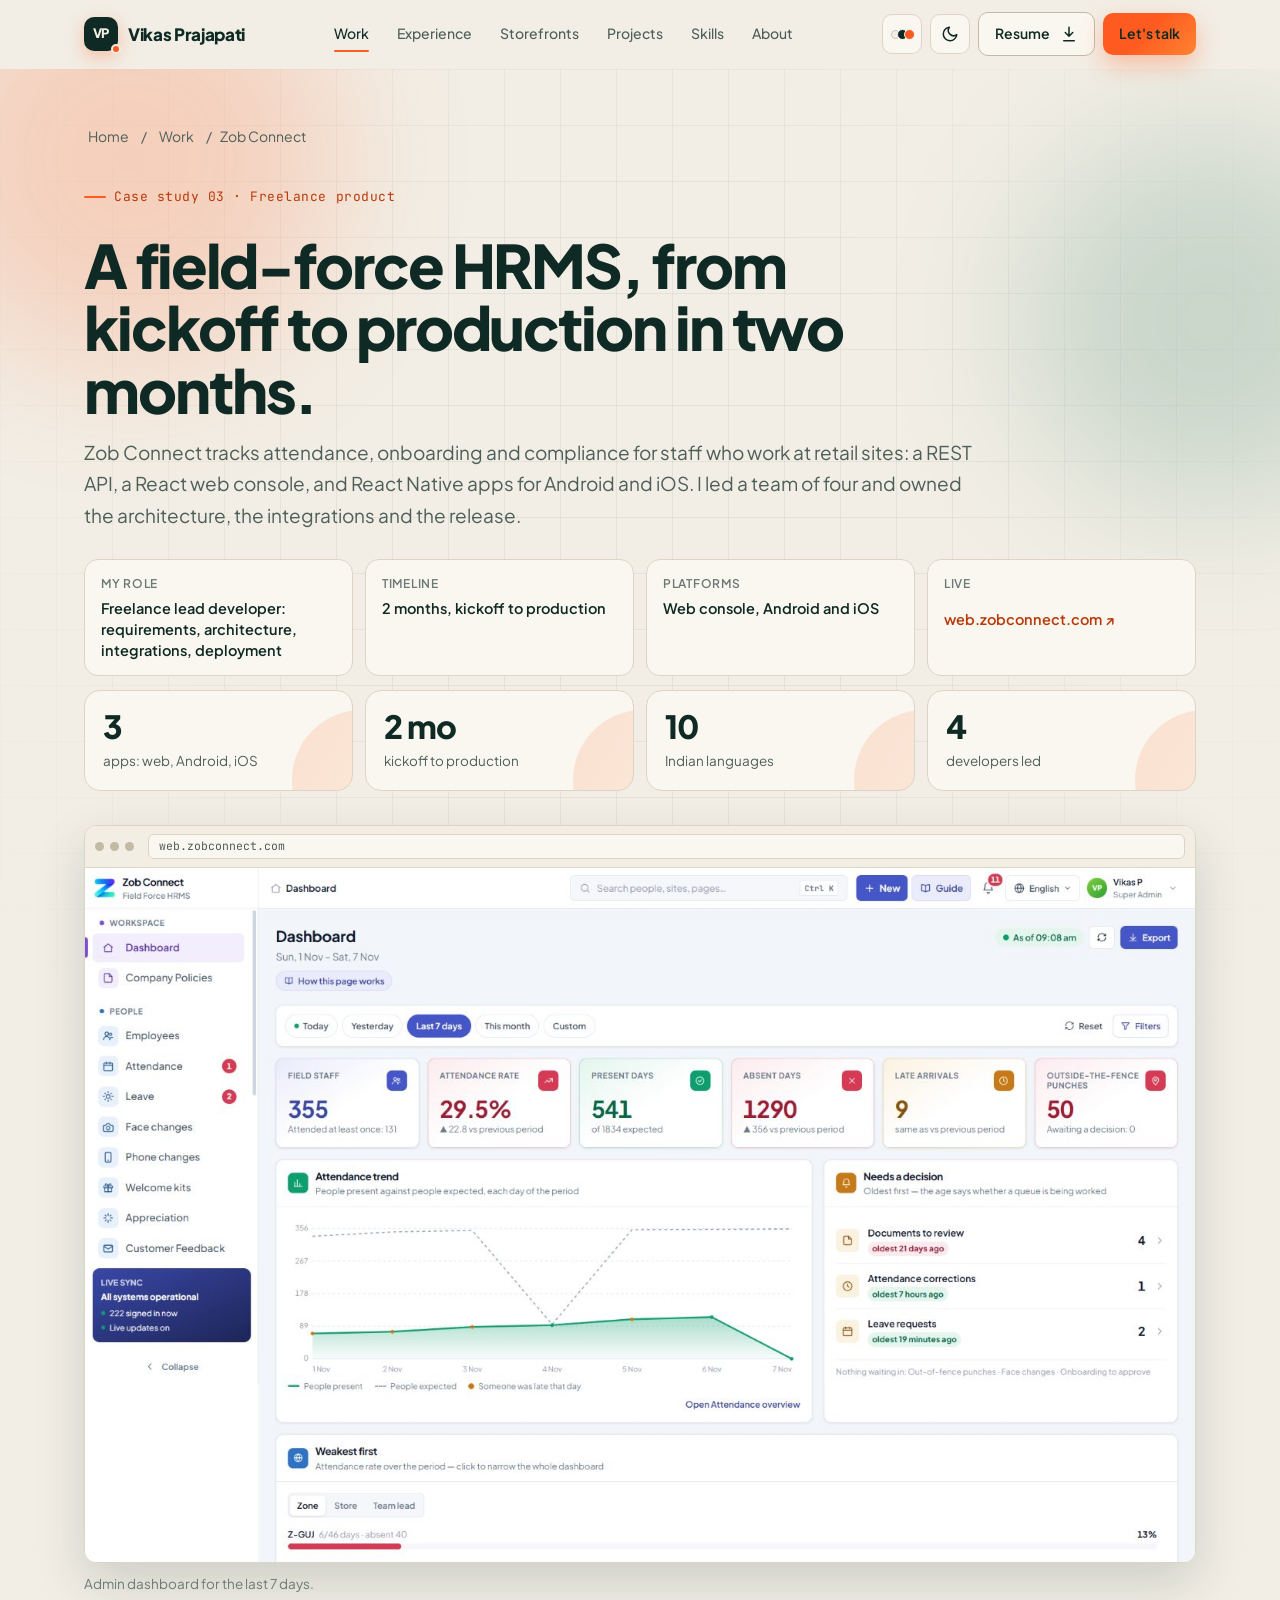
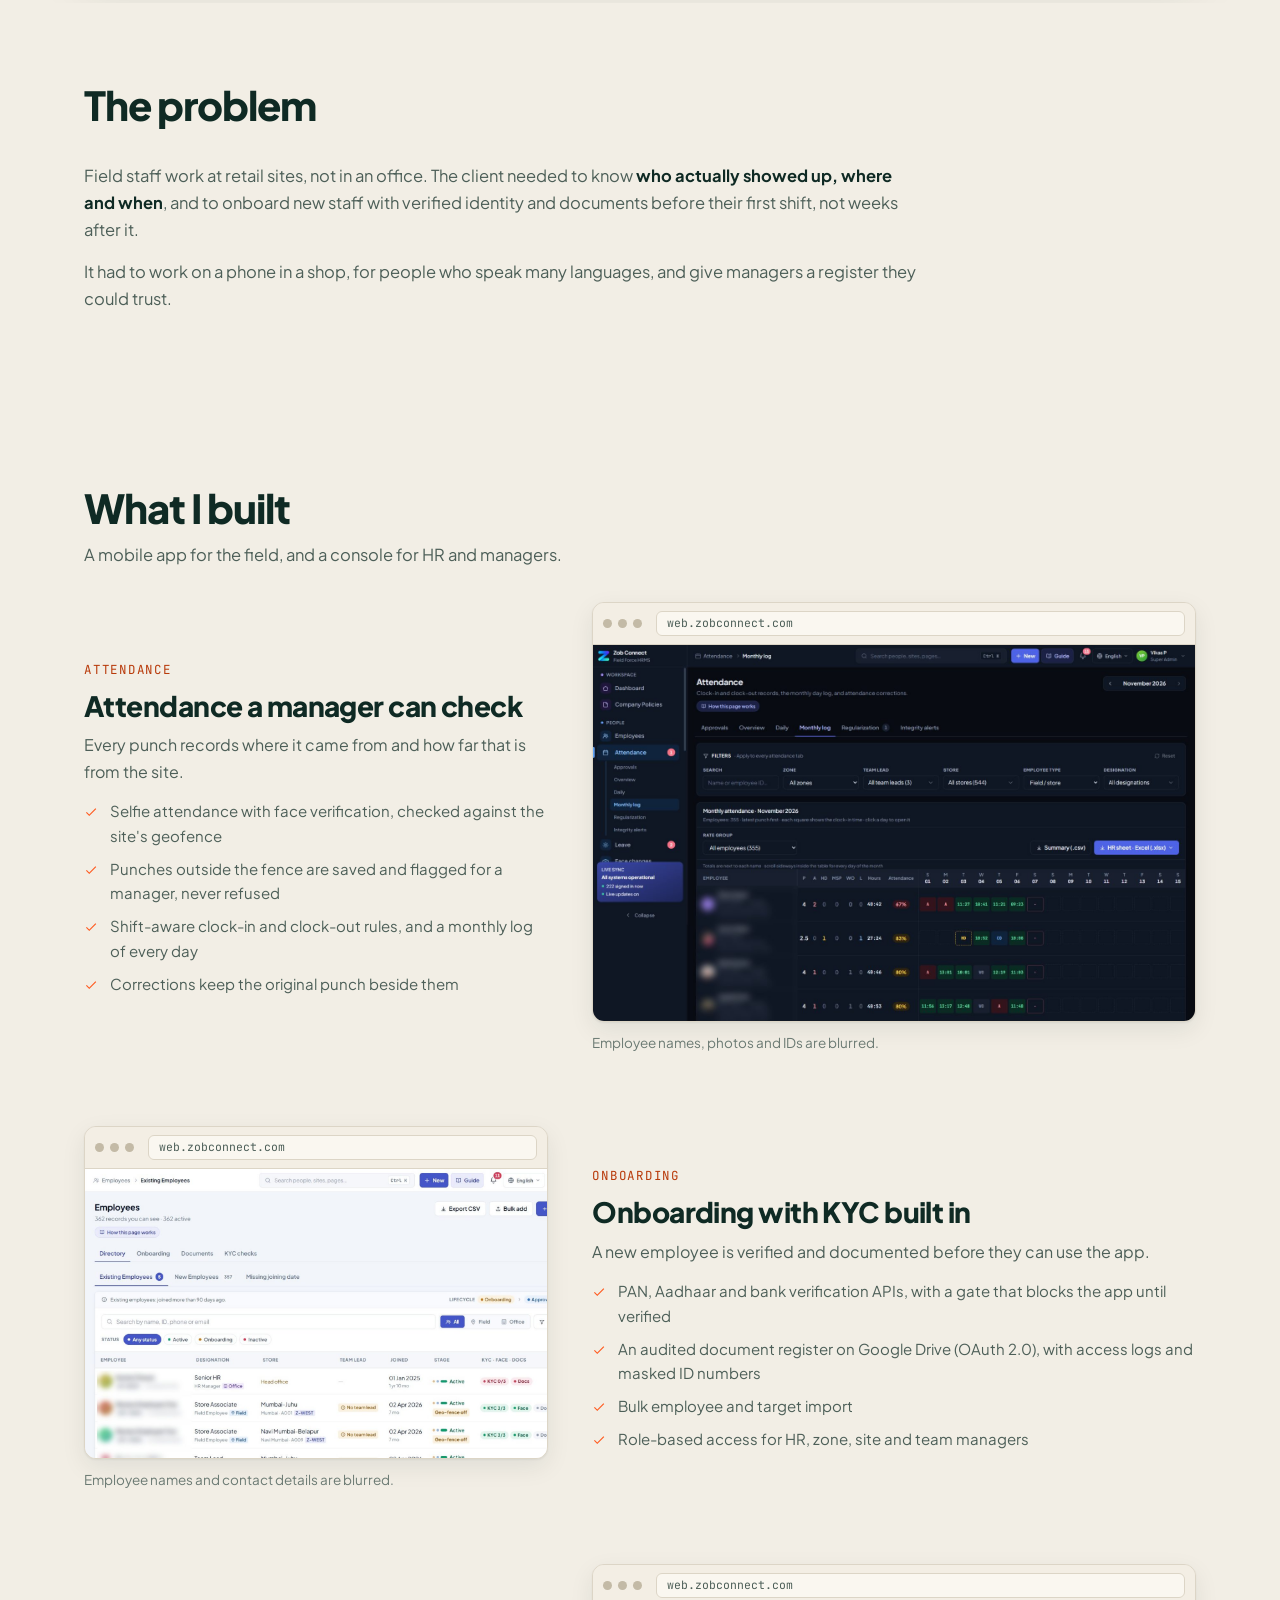
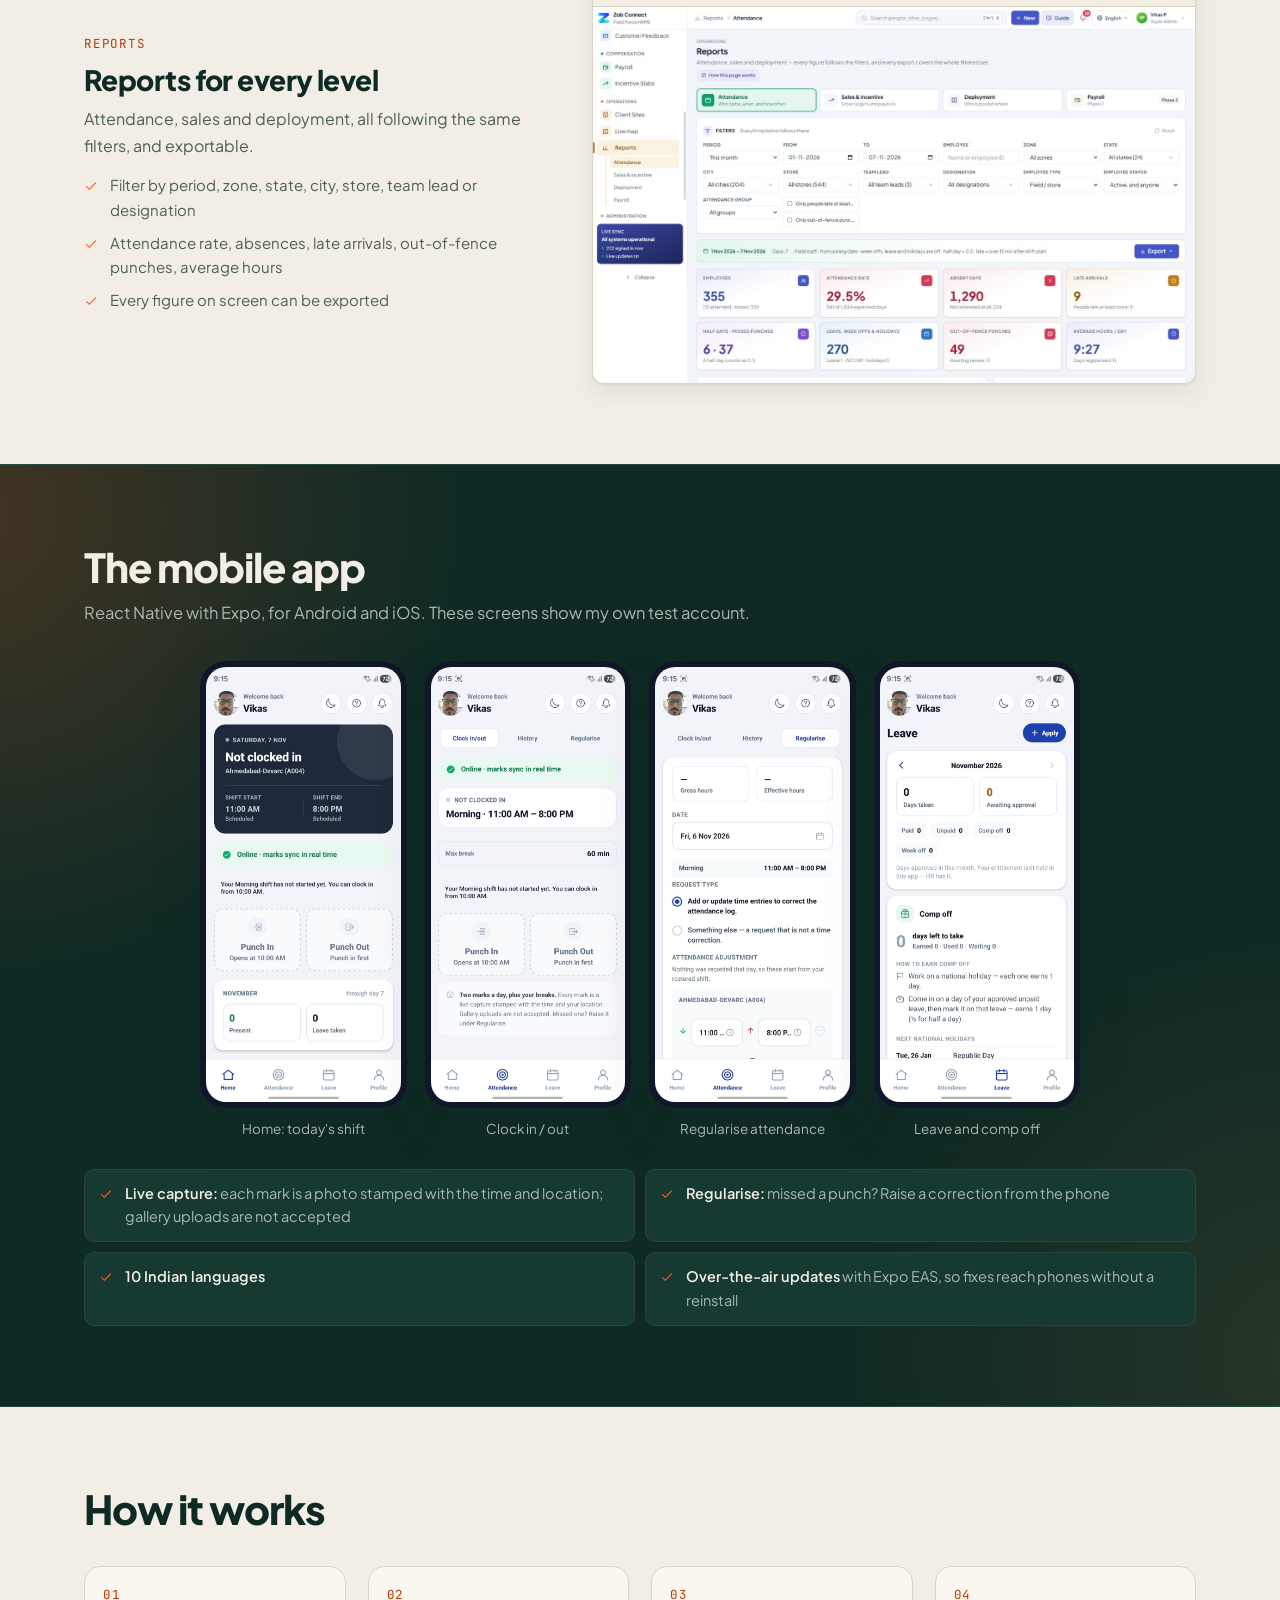
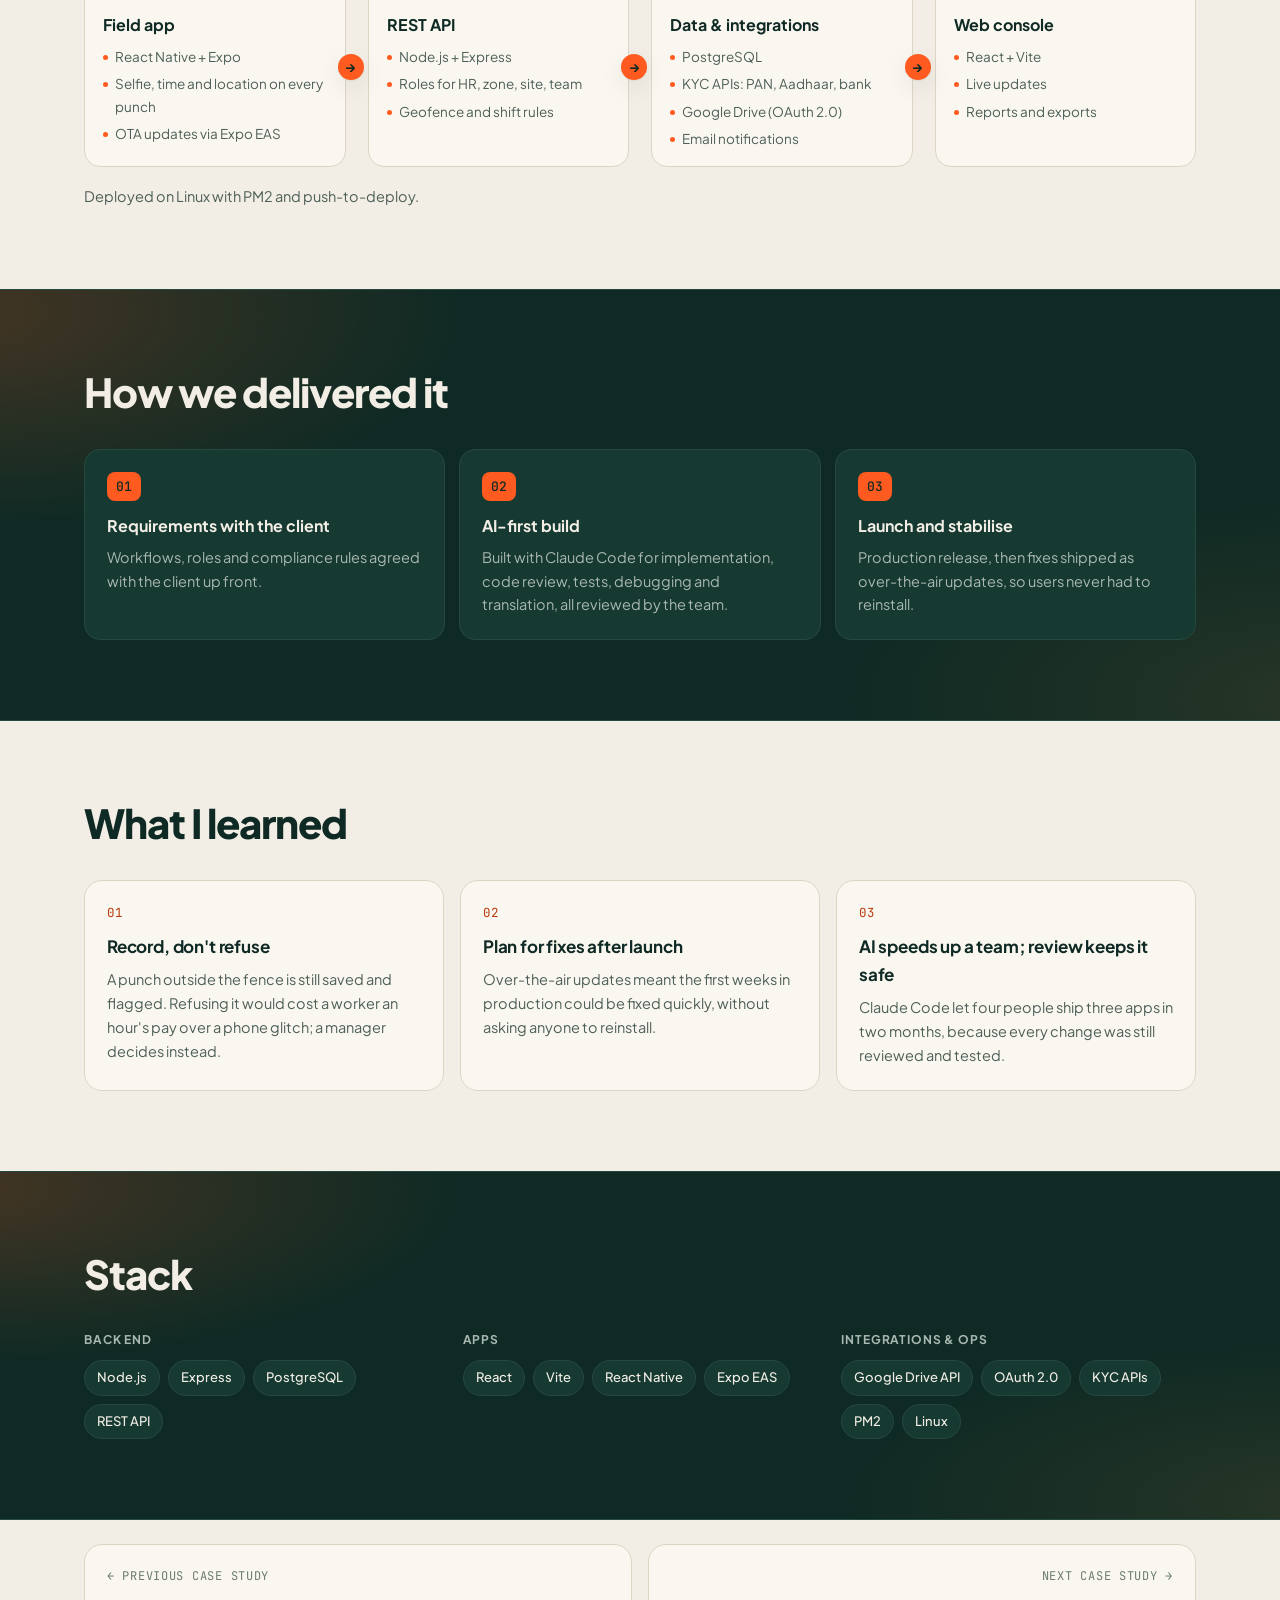
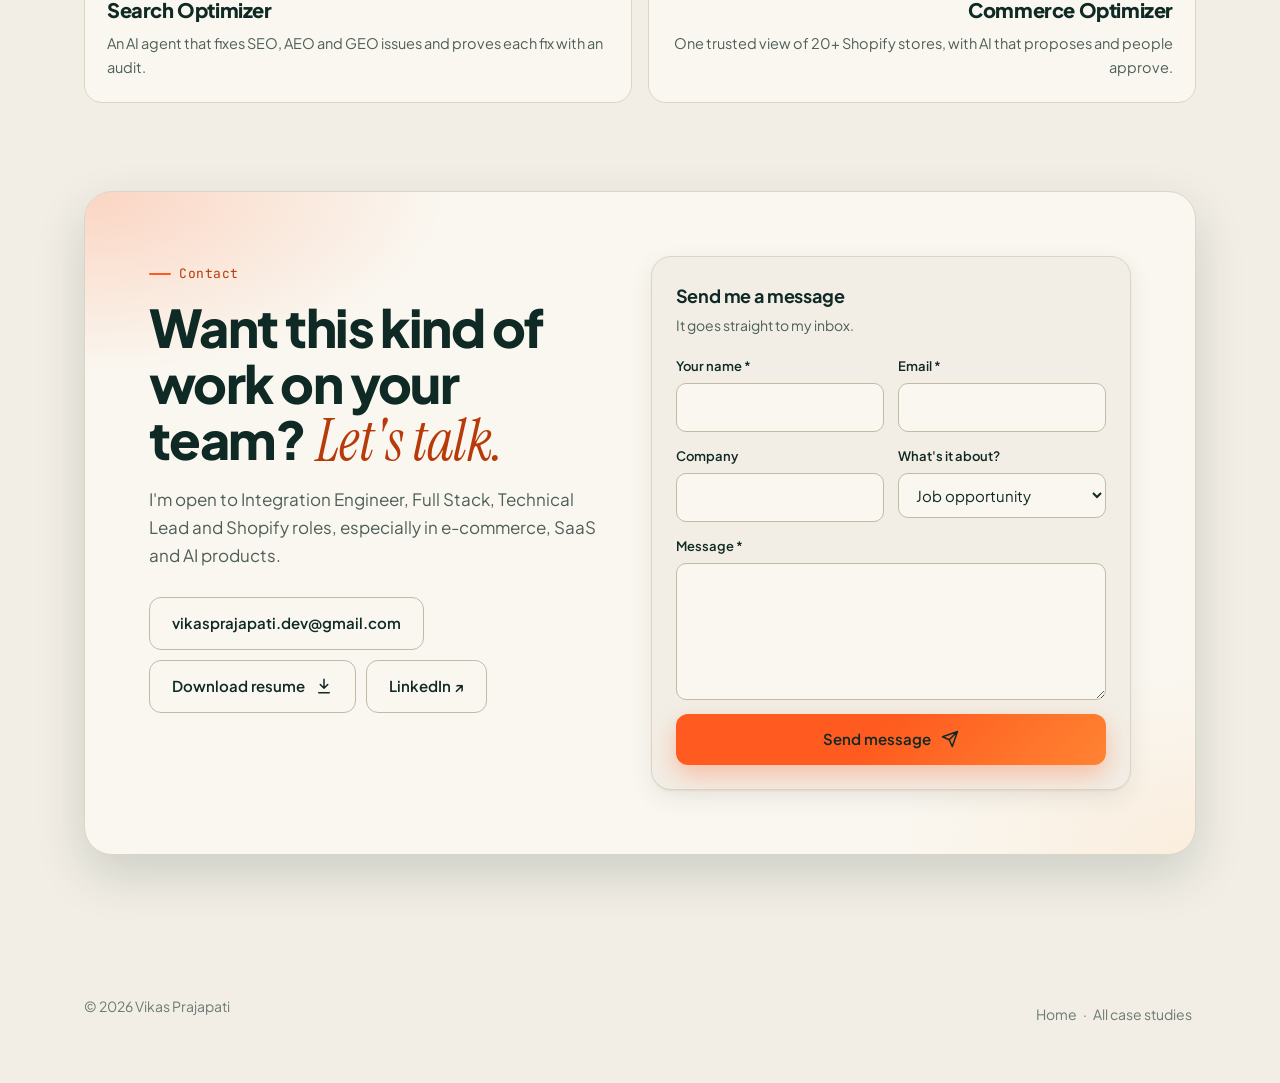
<file: work/zob-connect/index.html>
<!DOCTYPE html>
<html lang="en">
<head>
<meta charset="UTF-8">
<meta name="viewport" content="width=device-width, initial-scale=1, viewport-fit=cover">
<title>Zob Connect · Vikas Prajapati</title>
<meta name="description" content="Case study: a field-force HRMS with geofenced, face-verified attendance, KYC onboarding and a React Native app, shipped to production in two months.">
<meta name="author" content="Vikas Prajapati">
<link rel="canonical" href="https://vikassprajapati.github.io/work/zob-connect/">
<meta property="og:type" content="article">
<meta property="og:site_name" content="Vikas Prajapati">
<meta property="og:title" content="Zob Connect · Case study by Vikas Prajapati">
<meta property="og:description" content="Case study: a field-force HRMS with geofenced, face-verified attendance, KYC onboarding and a React Native app, shipped to production in two months.">
<meta property="og:url" content="https://vikassprajapati.github.io/work/zob-connect/">
<meta property="og:image" content="https://vikassprajapati.github.io/assets/apps/zc-dashboard.jpg">
<meta property="og:image:secure_url" content="https://vikassprajapati.github.io/assets/apps/zc-dashboard.jpg">
<meta property="og:image:type" content="image/jpeg">
<meta property="og:image:width" content="1440">
<meta property="og:image:height" content="900">
<meta name="twitter:card" content="summary_large_image">
<meta name="twitter:title" content="Zob Connect · Case study by Vikas Prajapati">
<meta name="twitter:description" content="Case study: a field-force HRMS with geofenced, face-verified attendance, KYC onboarding and a React Native app, shipped to production in two months.">
<meta name="twitter:image" content="https://vikassprajapati.github.io/assets/apps/zc-dashboard.jpg">
<meta name="theme-color" content="#0A0E1A" media="(prefers-color-scheme: dark)">
<meta name="theme-color" content="#F7F8FC" media="(prefers-color-scheme: light)">
<link rel="icon" href="data:image/svg+xml,%3Csvg xmlns='http://www.w3.org/2000/svg' viewBox='0 0 64 64'%3E%3Cdefs%3E%3ClinearGradient id='g' x1='0' y1='0' x2='1' y2='1'%3E%3Cstop offset='0' stop-color='%236366F1'/%3E%3Cstop offset='1' stop-color='%2306B6D4'/%3E%3C/linearGradient%3E%3C/defs%3E%3Crect width='64' height='64' rx='16' fill='url(%23g)'/%3E%3Ctext x='32' y='42' font-family='Arial' font-weight='700' font-size='26' text-anchor='middle' fill='white'%3EVP%3C/text%3E%3C/svg%3E">
<link rel="preconnect" href="https://fonts.googleapis.com">
<link rel="preconnect" href="https://fonts.gstatic.com" crossorigin>
<link href="https://fonts.googleapis.com/css2?family=Instrument+Serif:ital@0;1&family=Plus+Jakarta+Sans:wght@400;500;600;700;800&family=JetBrains+Mono:wght@400;500&display=swap" rel="stylesheet">
<script>(function(){var d=document.documentElement;d.classList.add('js');d.setAttribute('data-palette','ink');try{var t=localStorage.getItem('vp-theme');if(t==='light'||t==='dark')d.setAttribute('data-theme',t);var p=localStorage.getItem('vp-palette');if(p==='ink'||p==='lime'||p==='coral'||p==='indigo')d.setAttribute('data-palette',p);}catch(e){}})();</script>
<link rel="stylesheet" href="../../assets/css/site.css">
</head>
<body>
<a href="#main" class="skip">Skip to content</a>
<div id="progress" aria-hidden="true"></div>
<header class="nav" id="top">
  <div class="wrap nav-inner">
    <a href="../../" class="logo" aria-label="Vikas Prajapati, home"><span class="logo-mark">VP</span><span>Vikas Prajapati</span></a>
    <ul class="nav-links" id="navLinks">
      <li><a href="../../#work" class="active">Work</a></li>
      <li><a href="../../#experience">Experience</a></li>
      <li><a href="../../#storefronts">Storefronts</a></li>
      <li><a href="../../#projects">Projects</a></li>
      <li><a href="../../#skills">Skills</a></li>
      <li><a href="../../#about">About</a></li>
      <li class="mobile-only"><a href="../../Vikas_Prajapati_Resume.pdf" download>Download resume ↓</a></li>
    </ul>
    <div class="nav-actions">
      <div class="pal">
        <button class="icon-btn" id="paletteBtn" aria-label="Choose a colour theme" aria-haspopup="true" aria-expanded="false" aria-controls="palMenu" title="Colour theme"><span class="pal-dots"><i></i><i></i><i></i></span></button>
        <div class="pal-menu" id="palMenu" role="menu" aria-label="Colour theme" hidden>
          <p class="pal-title">Colour theme</p>
          <button class="pal-opt" role="menuitemradio" aria-checked="true" data-palette="ink"><span class="sw"><i style="background:#F2EEE5"></i><i style="background:#0F2A24"></i><i style="background:#FF5A1F"></i></span><span><b>Ink &amp; Signal</b><small>Bone, ink green, orange</small></span><span class="chk"></span></button>
          <button class="pal-opt" role="menuitemradio" aria-checked="false" data-palette="lime"><span class="sw"><i style="background:#F5F5F0"></i><i style="background:#0B0D10"></i><i style="background:#C6F432"></i></span><span><b>Midnight &amp; Lime</b><small>Paper, midnight, lime</small></span><span class="chk"></span></button>
          <button class="pal-opt" role="menuitemradio" aria-checked="false" data-palette="coral"><span class="sw"><i style="background:#F4EDE0"></i><i style="background:#14213D"></i><i style="background:#FF6B5B"></i></span><span><b>Navy &amp; Coral</b><small>Cream, navy, coral</small></span><span class="chk"></span></button>
          <button class="pal-opt" role="menuitemradio" aria-checked="false" data-palette="indigo"><span class="sw"><i style="background:#F7F8FC"></i><i style="background:#4F46E5"></i><i style="background:#06B6D4"></i></span><span><b>Original</b><small>Blue-white, indigo, cyan</small></span><span class="chk"></span></button>
          <p class="pal-foot">Light or dark: use the sun / moon button.</p>
        </div>
      </div>
      <button class="icon-btn" id="themeBtn" aria-label="Switch between light and dark theme">
        <svg class="theme-moon" viewBox="0 0 24 24" fill="none" stroke="currentColor" stroke-width="2" stroke-linecap="round" stroke-linejoin="round"><path d="M21 12.8A9 9 0 1 1 11.2 3a7 7 0 0 0 9.8 9.8z"/></svg>
        <svg class="theme-sun" viewBox="0 0 24 24" fill="none" stroke="currentColor" stroke-width="2" stroke-linecap="round"><circle cx="12" cy="12" r="4"/><path d="M12 2v2M12 20v2M4.9 4.9l1.4 1.4M17.7 17.7l1.4 1.4M2 12h2M20 12h2M4.9 19.1l1.4-1.4M17.7 6.3l1.4-1.4"/></svg>
      </button>
      <a href="../../Vikas_Prajapati_Resume.pdf" download class="btn btn-ghost btn-sm nav-cta">Resume <svg viewBox="0 0 24 24" fill="none" stroke="currentColor" stroke-width="2" stroke-linecap="round" stroke-linejoin="round"><path d="M12 3v12M7 10l5 5 5-5M5 21h14"/></svg></a>
      <a href="../../#contact" class="btn btn-primary btn-sm nav-cta">Let's talk</a>
      <button class="icon-btn menu-btn" id="menuBtn" aria-label="Open menu" aria-expanded="false" aria-controls="navLinks">
        <svg viewBox="0 0 24 24" fill="none" stroke="currentColor" stroke-width="2" stroke-linecap="round"><path d="M4 7h16M4 12h16M4 17h16"/></svg>
      </button>
    </div>
  </div>
</header>
<main id="main">
<section class="case-hero">
  <div class="hero-bg"></div><div class="blob b1"></div><div class="blob b2"></div>
  <div class="wrap">
    <nav class="crumbs" aria-label="Breadcrumb"><a href="../../">Home</a><span>/</span><a href="../../#work">Work</a><span>/</span><span aria-current="page">Zob Connect</span></nav>
    <div class="eyebrow">Case study 03 · Freelance product</div>
    <h1>A field-force HRMS, from kickoff to production in two months.</h1>
    <p class="lead">Zob Connect tracks attendance, onboarding and compliance for staff who work at retail sites: a REST API, a React web console, and React Native apps for Android and iOS. I led a team of four and owned the architecture, the integrations and the release.</p>
    <div class="facts-grid"><div><span>My role</span><b>Freelance lead developer: requirements, architecture, integrations, deployment</b></div><div><span>Timeline</span><b>2 months, kickoff to production</b></div><div><span>Platforms</span><b>Web console, Android and iOS</b></div><div><span>Live</span><b><a href="https://web.zobconnect.com" target="_blank" rel="noopener">web.zobconnect.com ↗</a></b></div></div>
    <div class="metric-strip"><div class="metric"><b>3</b><span>apps: web, Android, iOS</span></div><div class="metric"><b>2 mo</b><span>kickoff to production</span></div><div class="metric"><b>10</b><span>Indian languages</span></div><div class="metric"><b>4</b><span>developers led</span></div></div>
    <div class="hero-shot"><figure class="fr-media "><div class="browser"><div class="bar"><i></i><i></i><i></i><span class="url">web.zobconnect.com</span></div><img src="../../assets/apps/zc-dashboard.jpg" width="1440" height="900" decoding="async" alt="Zob Connect admin dashboard" data-zoom="Zob Connect admin dashboard"></div><figcaption>Admin dashboard for the last 7 days.</figcaption></figure></div>
  </div>
</section>
<section class="cs-section">
  <div class="wrap">
    <div class="cs-head reveal"><h2>The problem</h2></div>
    <div class="prose reveal"><p>Field staff work at retail sites, not in an office. The client needed to know <b>who actually showed up, where and when</b>, and to onboard new staff with verified identity and documents before their first shift, not weeks after it.</p><p>It had to work on a phone in a shop, for people who speak many languages, and give managers a register they could trust.</p></div>
  </div>
</section>
<section class="cs-section">
  <div class="wrap">
    <div class="cs-head reveal"><h2>What I built</h2><p>A mobile app for the field, and a console for HR and managers.</p></div>
    <div class="feature-row reveal"><div class="fr-text"><span class="lbl">Attendance</span><h3>Attendance a manager can check</h3><p>Every punch records where it came from and how far that is from the site.</p><ul class="ticks"><li>Selfie attendance with face verification, checked against the site's geofence</li><li>Punches outside the fence are saved and flagged for a manager, never refused</li><li>Shift-aware clock-in and clock-out rules, and a monthly log of every day</li><li>Corrections keep the original punch beside them</li></ul></div><figure class="fr-media "><div class="browser"><div class="bar"><i></i><i></i><i></i><span class="url">web.zobconnect.com</span></div><img src="../../assets/apps/zc-attendance.jpg" width="1440" height="900" loading="lazy" decoding="async" alt="Zob Connect monthly attendance log" data-zoom="Zob Connect monthly attendance log"></div><figcaption>Employee names, photos and IDs are blurred.</figcaption></figure></div>
<div class="feature-row reveal flip"><div class="fr-text"><span class="lbl">Onboarding</span><h3>Onboarding with KYC built in</h3><p>A new employee is verified and documented before they can use the app.</p><ul class="ticks"><li>PAN, Aadhaar and bank verification APIs, with a gate that blocks the app until verified</li><li>An audited document register on Google Drive (OAuth 2.0), with access logs and masked ID numbers</li><li>Bulk employee and target import</li><li>Role-based access for HR, zone, site and team managers</li></ul></div><figure class="fr-media "><div class="browser"><div class="bar"><i></i><i></i><i></i><span class="url">web.zobconnect.com</span></div><img src="../../assets/apps/zc-employees.jpg" width="1440" height="900" loading="lazy" decoding="async" alt="Zob Connect employee directory" data-zoom="Zob Connect employee directory"></div><figcaption>Employee names and contact details are blurred.</figcaption></figure></div>
<div class="feature-row reveal"><div class="fr-text"><span class="lbl">Reports</span><h3>Reports for every level</h3><p>Attendance, sales and deployment, all following the same filters, and exportable.</p><ul class="ticks"><li>Filter by period, zone, state, city, store, team lead or designation</li><li>Attendance rate, absences, late arrivals, out-of-fence punches, average hours</li><li>Every figure on screen can be exported</li></ul></div><figure class="fr-media "><div class="browser"><div class="bar"><i></i><i></i><i></i><span class="url">web.zobconnect.com</span></div><img src="../../assets/apps/zc-reports.jpg" width="1440" height="900" loading="lazy" decoding="async" alt="Zob Connect reports" data-zoom="Zob Connect reports"></div></figure></div>

  </div>
</section>
<section class="cs-section alt">
  <div class="wrap">
    <div class="cs-head reveal"><h2>The mobile app</h2><p>React Native with Expo, for Android and iOS. These screens show my own test account.</p></div>
    <div class="phones"><figure class="phone-shot reveal"><img src="../../assets/apps/zc-mobile-1.jpg" width="738" height="1600" loading="lazy" decoding="async" alt="Mobile app home screen with today's shift" data-zoom="Mobile app home screen with today's shift"><figcaption>Home: today's shift</figcaption></figure><figure class="phone-shot reveal"><img src="../../assets/apps/zc-mobile-2.jpg" width="738" height="1600" loading="lazy" decoding="async" alt="Mobile app clock in and out" data-zoom="Mobile app clock in and out"><figcaption>Clock in / out</figcaption></figure><figure class="phone-shot reveal"><img src="../../assets/apps/zc-mobile-3.jpg" width="738" height="1600" loading="lazy" decoding="async" alt="Mobile app attendance regularisation" data-zoom="Mobile app attendance regularisation"><figcaption>Regularise attendance</figcaption></figure><figure class="phone-shot reveal"><img src="../../assets/apps/zc-mobile-4.jpg" width="738" height="1600" loading="lazy" decoding="async" alt="Mobile app leave and comp off" data-zoom="Mobile app leave and comp off"><figcaption>Leave and comp off</figcaption></figure></div><div style="margin-top:28px"><ul class="list"><li><b>Live capture:</b> each mark is a photo stamped with the time and location; gallery uploads are not accepted</li><li><b>Regularise:</b> missed a punch? Raise a correction from the phone</li><li><b>10 Indian languages</b></li><li><b>Over-the-air updates</b> with Expo EAS, so fixes reach phones without a reinstall</li></ul></div>
  </div>
</section>
<section class="cs-section">
  <div class="wrap">
    <div class="cs-head reveal"><h2>How it works</h2></div>
    <div class="flow" style="--n:4"><div class="flow-step reveal"><span class="k">01</span><h3>Field app</h3><ul><li>React Native + Expo</li><li>Selfie, time and location on every punch</li><li>OTA updates via Expo EAS</li></ul></div><div class="flow-step reveal"><span class="k">02</span><h3>REST API</h3><ul><li>Node.js + Express</li><li>Roles for HR, zone, site, team</li><li>Geofence and shift rules</li></ul></div><div class="flow-step reveal"><span class="k">03</span><h3>Data & integrations</h3><ul><li>PostgreSQL</li><li>KYC APIs: PAN, Aadhaar, bank</li><li>Google Drive (OAuth 2.0)</li><li>Email notifications</li></ul></div><div class="flow-step reveal"><span class="k">04</span><h3>Web console</h3><ul><li>React + Vite</li><li>Live updates</li><li>Reports and exports</li></ul></div></div><p class="flow-note">Deployed on Linux with PM2 and push-to-deploy.</p>
  </div>
</section>
<section class="cs-section alt">
  <div class="wrap">
    <div class="cs-head reveal"><h2>How we delivered it</h2></div>
    <div class="loop"><div class="step reveal"><h3>Requirements with the client</h3><p>Workflows, roles and compliance rules agreed with the client up front.</p></div><div class="step reveal"><h3>AI-first build</h3><p>Built with Claude Code for implementation, code review, tests, debugging and translation, all reviewed by the team.</p></div><div class="step reveal"><h3>Launch and stabilise</h3><p>Production release, then fixes shipped as over-the-air updates, so users never had to reinstall.</p></div></div>
  </div>
</section>
<section class="cs-section">
  <div class="wrap">
    <div class="cs-head reveal"><h2>What I learned</h2></div>
    <div class="lessons"><div class="lesson reveal"><span class="n">01</span><h3>Record, don't refuse</h3><p>A punch outside the fence is still saved and flagged. Refusing it would cost a worker an hour's pay over a phone glitch; a manager decides instead.</p></div><div class="lesson reveal"><span class="n">02</span><h3>Plan for fixes after launch</h3><p>Over-the-air updates meant the first weeks in production could be fixed quickly, without asking anyone to reinstall.</p></div><div class="lesson reveal"><span class="n">03</span><h3>AI speeds up a team; review keeps it safe</h3><p>Claude Code let four people ship three apps in two months, because every change was still reviewed and tested.</p></div></div>
  </div>
</section>
<section class="cs-section alt">
  <div class="wrap">
    <div class="cs-head reveal"><h2>Stack</h2></div>
    <div class="stack"><div><h3>Back end</h3><div class="chips"><span class="chip">Node.js</span><span class="chip">Express</span><span class="chip">PostgreSQL</span><span class="chip">REST API</span></div></div><div><h3>Apps</h3><div class="chips"><span class="chip">React</span><span class="chip">Vite</span><span class="chip">React Native</span><span class="chip">Expo EAS</span></div></div><div><h3>Integrations & ops</h3><div class="chips"><span class="chip">Google Drive API</span><span class="chip">OAuth 2.0</span><span class="chip">KYC APIs</span><span class="chip">PM2</span><span class="chip">Linux</span></div></div></div>
  </div>
</section>

<section class="cs-section" style="padding-top:24px">
  <div class="wrap">
    <div class="next-case reveal">
      <a class="next-card" href="../../work/search-optimizer/"><span>← Previous case study</span><b>Search Optimizer</b><p>An AI agent that fixes SEO, AEO and GEO issues and proves each fix with an audit.</p></a>
      <a class="next-card right" href="../../work/commerce-optimizer/"><span>Next case study →</span><b>Commerce Optimizer</b><p>One trusted view of 20+ Shopify stores, with AI that proposes and people approve.</p></a>
    </div>
  </div>
</section>

<section id="contact" style="padding-top:8px">
  <div class="wrap">
    <div class="contact reveal">
      <div class="contact-grid">
      <div>
      <div class="eyebrow">Contact</div>
      <h2>Want this kind of work on your team? <span class="grad-text">Let's talk.</span></h2>
      <p>I'm open to Integration Engineer, Full Stack, Technical Lead and Shopify roles, especially in e-commerce, SaaS and AI products.</p>
      <div class="contact-row">
        <a class="btn btn-ghost" href="mailto:vikasprajapati.dev@gmail.com">vikasprajapati.dev@gmail.com</a>
        <a class="btn btn-ghost" href="../../Vikas_Prajapati_Resume.pdf" download>Download resume <svg viewBox="0 0 24 24" fill="none" stroke="currentColor" stroke-width="2" stroke-linecap="round" stroke-linejoin="round"><path d="M12 3v12M7 10l5 5 5-5M5 21h14"/></svg></a>
        <a class="btn btn-ghost" href="https://www.linkedin.com/in/vkasprajapati/" target="_blank" rel="noopener">LinkedIn ↗</a>
      </div>
      </div>
        <form class="cform" action="https://api.web3forms.com/submit" method="POST" data-web3forms-key="44ae0704-d7ac-4e4a-89db-dc029e36bea9">
          <h3>Send me a message</h3>
          <p class="sub">It goes straight to my inbox.</p>
          <input type="hidden" name="access_key" value="44ae0704-d7ac-4e4a-89db-dc029e36bea9">
          <input type="hidden" name="subject" value="New message from your portfolio">
          <input type="hidden" name="from_name" value="Portfolio contact form">
          <input type="hidden" name="redirect" value="https://vikassprajapati.github.io/#contact">
          <input type="text" name="_honey" class="hp" tabindex="-1" autocomplete="off" aria-hidden="true">
          <div class="field-row">
            <label class="field"><span>Your name *</span><input type="text" name="name" required maxlength="100" autocomplete="name"></label>
            <label class="field"><span>Email *</span><input type="email" name="email" required maxlength="150" autocomplete="email"></label>
          </div>
          <div class="field-row">
            <label class="field"><span>Company</span><input type="text" name="company" maxlength="120" autocomplete="organization"></label>
            <label class="field"><span>What's it about?</span><select name="topic"><option>Job opportunity</option><option>Freelance project</option><option>Something else</option></select></label>
          </div>
          <label class="field"><span>Message *</span><textarea name="message" rows="5" required maxlength="4000"></textarea></label>
          <button class="btn btn-primary" type="submit">Send message
            <svg viewBox="0 0 24 24" fill="none" stroke="currentColor" stroke-width="2" stroke-linecap="round" stroke-linejoin="round"><path d="M22 2 11 13M22 2l-7 20-4-9-9-4z"/></svg></button>
          <p class="cform-status" role="status" aria-live="polite"></p>
          <div class="cform-done">
            <div class="tick"><svg viewBox="0 0 24 24" fill="none" stroke="currentColor" stroke-width="2.5" stroke-linecap="round" stroke-linejoin="round"><path d="M20 6 9 17l-5-5"/></svg></div>
            <h4>Message sent</h4>
            <p>Thanks for reaching out. I'll reply to the email you gave.</p>
          </div>
        </form>
      </div>
    </div>
  </div>
</section>
</main>

<footer>
  <div class="wrap foot">
    <span>© <span id="year">2026</span> Vikas Prajapati</span>
    <span><a href="../../">Home</a> · <a href="../../#work">All case studies</a></span>
  </div>
</footer>

<button class="icon-btn" id="toTop" aria-label="Back to top">
  <svg viewBox="0 0 24 24" fill="none" stroke="currentColor" stroke-width="2" stroke-linecap="round" stroke-linejoin="round"><path d="M12 19V5M5 12l7-7 7 7"/></svg>
</button>
<script src="../../assets/js/site.js" defer></script>
</body>
</html>
</file>
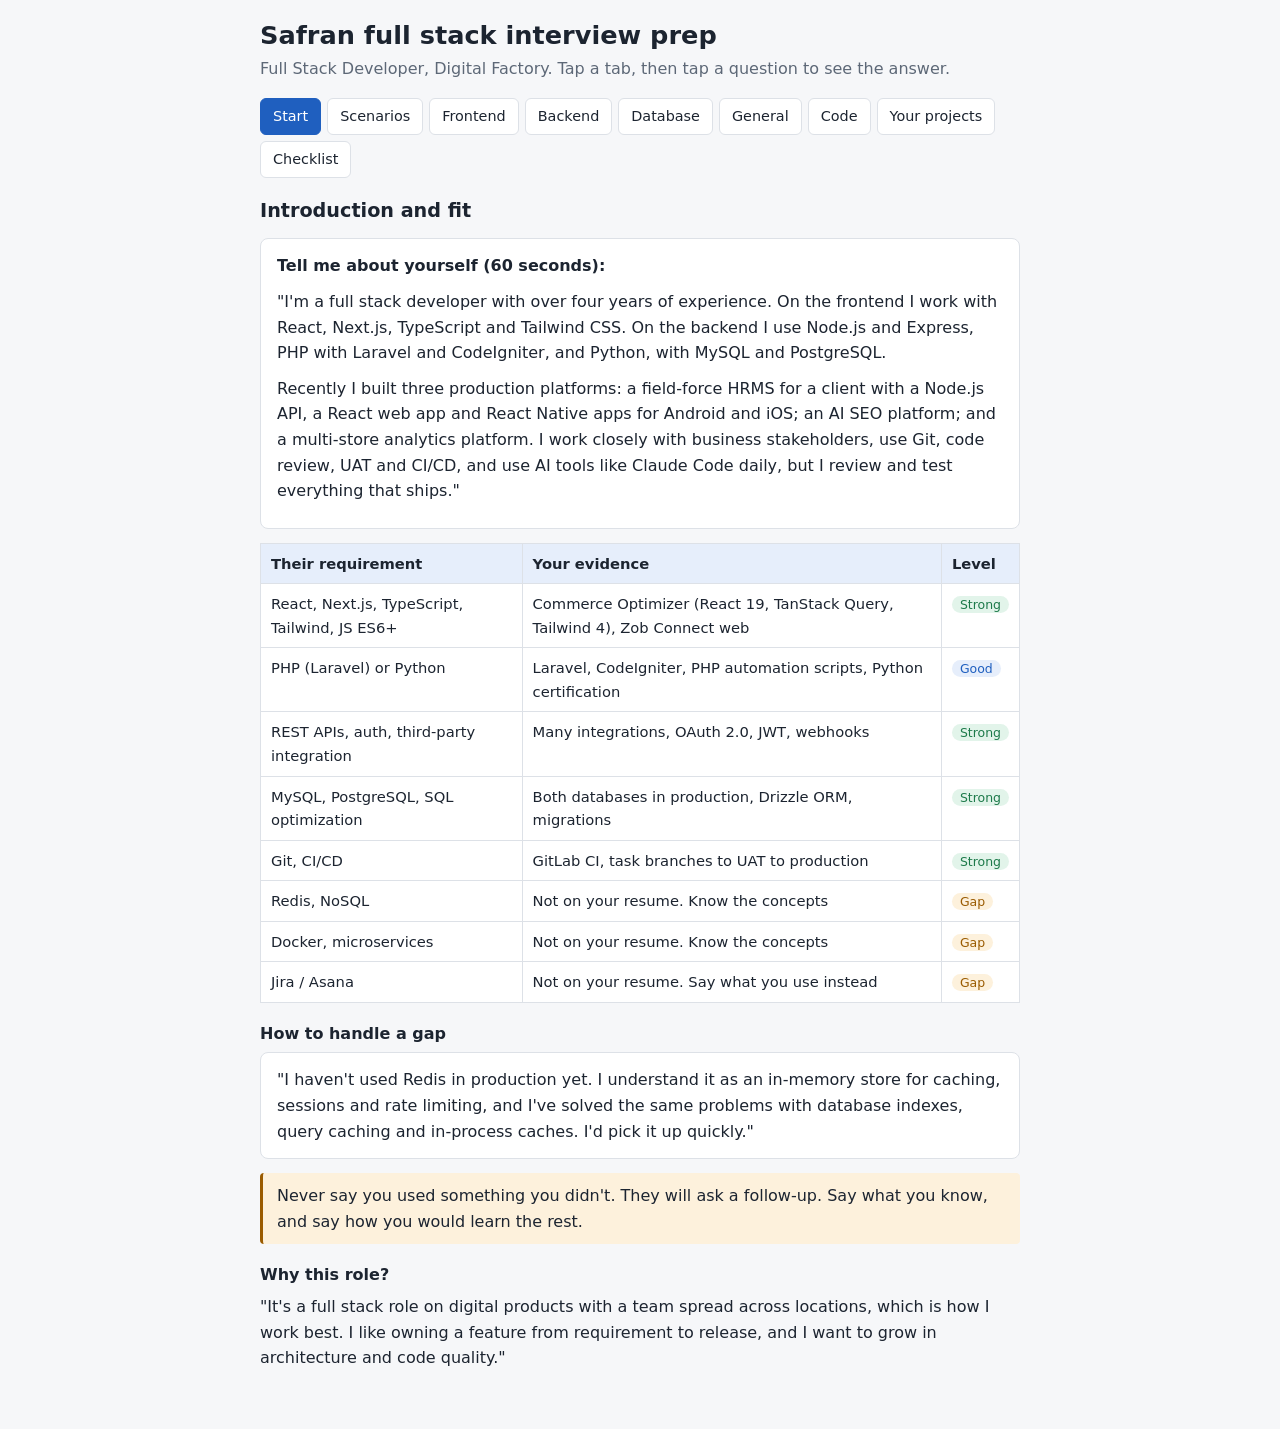
<file: Safran Interview Prep.html>
<!doctype html><html><head><meta charset=utf8><meta name=viewport content="width=device-width,initial-scale=1,viewport-fit=cover"><style>:root{color-scheme:light;box-sizing:border-box;padding-top:env(safe-area-inset-top,0px);padding-bottom:env(safe-area-inset-bottom,0px)}html{scroll-padding-top:env(safe-area-inset-top,0px)}body{margin:0;padding:0;font:14px -apple-system,BlinkMacSystemFont,sans-serif;background:#fff;color:#000}img{max-width:100%}[hidden]:not([hidden=until-found i]){display:none!important}</style></head><body>
<title>Safran Interview Prep</title>
<meta name="claude:viewport-fit-sides" content="cover">
<style>
/* Layout: one column, tab row, collapsible answers */
:root{--bg:#f6f7f9;--panel:#fff;--fg:#1c2430;--muted:#5d6877;--line:#dde1e7;--accent:#1f5fbf;--accent-soft:#e6eefb;--warn:#9a5b00;--warn-soft:#fdf1dc;--ok:#1d7a4a;--ok-soft:#e2f4ea;--code:#eef1f5;color-scheme:light}
@media (prefers-color-scheme:dark){:root:not([data-theme="light"]){--bg:#12161c;--panel:#1a2029;--fg:#e6eaf0;--muted:#97a2b1;--line:#2b3441;--accent:#6ea2f0;--accent-soft:#1d2a3f;--warn:#e8b45c;--warn-soft:#352a17;--ok:#62c28d;--ok-soft:#17301f;--code:#222b37;color-scheme:dark}}
:root[data-theme="dark"]{--bg:#12161c;--panel:#1a2029;--fg:#e6eaf0;--muted:#97a2b1;--line:#2b3441;--accent:#6ea2f0;--accent-soft:#1d2a3f;--warn:#e8b45c;--warn-soft:#352a17;--ok:#62c28d;--ok-soft:#17301f;--code:#222b37;color-scheme:dark}
*{box-sizing:border-box}
body{background:var(--bg);color:var(--fg);font:16px/1.6 system-ui,-apple-system,"Segoe UI",Roboto,sans-serif;padding-left:max(16px,env(safe-area-inset-left,0px));padding-right:max(16px,env(safe-area-inset-right,0px));padding-block:20px 48px}
.wrap{max-width:760px;margin:0 auto}
h1{font-size:1.6rem;line-height:1.25;margin:0 0 4px;text-wrap:balance}
h2{font-size:1.2rem;margin:0 0 12px}
h3{font-size:1rem;margin:18px 0 6px}
p{margin:0 0 10px}
.sub{color:var(--muted);margin:0 0 16px}
nav{display:flex;gap:6px;flex-wrap:wrap;margin:0 0 18px}
nav button{font:inherit;font-size:.9rem;padding:6px 12px;border:1px solid var(--line);background:var(--panel);color:var(--fg);border-radius:6px;cursor:pointer}
nav button[aria-selected="true"]{background:var(--accent);border-color:var(--accent);color:#fff}
button:focus-visible,summary:focus-visible,input:focus-visible{outline:2px solid var(--accent);outline-offset:2px}
section[hidden]{display:none}
.box{background:var(--panel);border:1px solid var(--line);border-radius:8px;padding:14px 16px;margin:0 0 14px}
.note{background:var(--warn-soft);border-left:3px solid var(--warn);padding:10px 14px;margin:0 0 14px;border-radius:4px}
.good{background:var(--ok-soft);border-left:3px solid var(--ok);padding:10px 14px;margin:0 0 14px;border-radius:4px}
ul,ol{margin:0 0 10px;padding-left:22px}
li{margin:3px 0}
details{background:var(--panel);border:1px solid var(--line);border-radius:8px;margin:0 0 8px}
summary{cursor:pointer;padding:11px 14px;font-weight:600;list-style:none;display:flex;gap:10px;justify-content:space-between;align-items:flex-start}
summary::-webkit-details-marker{display:none}
summary::after{content:"+";color:var(--accent);font-weight:700;flex:none}
details[open] summary::after{content:"−"}
details .a{padding:0 14px 12px}
.tbl{overflow-x:auto;margin:0 0 14px}
table{border-collapse:collapse;width:100%;min-width:460px;font-size:.92rem;background:var(--panel)}
th,td{border:1px solid var(--line);padding:8px 10px;text-align:left;vertical-align:top}
th{background:var(--accent-soft)}
.tag{font-size:.78rem;padding:1px 8px;border-radius:99px;white-space:nowrap}
.s{background:var(--ok-soft);color:var(--ok)}.m{background:var(--accent-soft);color:var(--accent)}.g{background:var(--warn-soft);color:var(--warn)}
.chk{display:flex;gap:10px;align-items:flex-start;padding:6px 0}
.chk input{margin-top:5px;width:18px;height:18px;flex:none}
code{background:var(--code);padding:1px 5px;border-radius:4px;font-size:.9em}
pre{background:var(--code);border-radius:6px;padding:12px;overflow-x:auto;font-size:.85rem;line-height:1.5;margin:0 0 12px}
pre code{background:none;padding:0}
</style>

<div class="wrap">
<h1>Safran full stack interview prep</h1>
<p class="sub">Full Stack Developer, Digital Factory. Tap a tab, then tap a question to see the answer.</p>

<nav role="tablist" id="tabs">
<button role="tab" data-t="start" aria-selected="true">Start</button>
<button role="tab" data-t="sc" aria-selected="false">Scenarios</button>
<button role="tab" data-t="fe" aria-selected="false">Frontend</button>
<button role="tab" data-t="be" aria-selected="false">Backend</button>
<button role="tab" data-t="db" aria-selected="false">Database</button>
<button role="tab" data-t="gen" aria-selected="false">General</button>
<button role="tab" data-t="code" aria-selected="false">Code</button>
<button role="tab" data-t="proj" aria-selected="false">Your projects</button>
<button role="tab" data-t="list" aria-selected="false">Checklist</button>
</nav>

<section id="start">
<h2>Introduction and fit</h2>
<div class="box">
<p><b>Tell me about yourself (60 seconds):</b></p>
<p>"I'm a full stack developer with over four years of experience. On the frontend I work with React, Next.js, TypeScript and Tailwind CSS. On the backend I use Node.js and Express, PHP with Laravel and CodeIgniter, and Python, with MySQL and PostgreSQL.</p>
<p>Recently I built three production platforms: a field-force HRMS for a client with a Node.js API, a React web app and React Native apps for Android and iOS; an AI SEO platform; and a multi-store analytics platform. I work closely with business stakeholders, use Git, code review, UAT and CI/CD, and use AI tools like Claude Code daily, but I review and test everything that ships."</p>
</div>

<div class="tbl"><table>
<tr><th>Their requirement</th><th>Your evidence</th><th>Level</th></tr>
<tr><td>React, Next.js, TypeScript, Tailwind, JS ES6+</td><td>Commerce Optimizer (React 19, TanStack Query, Tailwind 4), Zob Connect web</td><td><span class="tag s">Strong</span></td></tr>
<tr><td>PHP (Laravel) or Python</td><td>Laravel, CodeIgniter, PHP automation scripts, Python certification</td><td><span class="tag m">Good</span></td></tr>
<tr><td>REST APIs, auth, third-party integration</td><td>Many integrations, OAuth 2.0, JWT, webhooks</td><td><span class="tag s">Strong</span></td></tr>
<tr><td>MySQL, PostgreSQL, SQL optimization</td><td>Both databases in production, Drizzle ORM, migrations</td><td><span class="tag s">Strong</span></td></tr>
<tr><td>Git, CI/CD</td><td>GitLab CI, task branches to UAT to production</td><td><span class="tag s">Strong</span></td></tr>
<tr><td>Redis, NoSQL</td><td>Not on your resume. Know the concepts</td><td><span class="tag g">Gap</span></td></tr>
<tr><td>Docker, microservices</td><td>Not on your resume. Know the concepts</td><td><span class="tag g">Gap</span></td></tr>
<tr><td>Jira / Asana</td><td>Not on your resume. Say what you use instead</td><td><span class="tag g">Gap</span></td></tr>
</table></div>

<h3>How to handle a gap</h3>
<div class="box">"I haven't used Redis in production yet. I understand it as an in-memory store for caching, sessions and rate limiting, and I've solved the same problems with database indexes, query caching and in-process caches. I'd pick it up quickly."</div>
<div class="note">Never say you used something you didn't. They will ask a follow-up. Say what you know, and say how you would learn the rest.</div>

<h3>Why this role?</h3>
<p>"It's a full stack role on digital products with a team spread across locations, which is how I work best. I like owning a feature from requirement to release, and I want to grow in architecture and code quality."</p>
</section>

<section id="sc" hidden>
<h2>Scenario questions, with step-by-step resolution</h2>
<p class="sub">Use this pattern for every scenario: understand, reproduce, isolate, fix, verify, prevent.</p>

<details><summary>1. An API that used to be fast is now slow in production. What do you do?</summary><div class="a"><ol>
<li><b>Confirm and scope it:</b> which endpoint, since when, how slow, for whom. Check if a release or traffic spike matches the start time.</li>
<li><b>Look at monitoring and logs:</b> response times, error rates, CPU, memory, database load.</li>
<li><b>Isolate the layer:</b> time the request in parts: network, application code, database, external API calls.</li>
<li><b>If it's the database:</b> find the slow query (slow query log or <code>EXPLAIN</code>), look for a missing index, a full table scan or an N+1 pattern.</li>
<li><b>Fix:</b> add an index, rewrite the query, batch or eager-load, add caching (Redis or in-memory) for data that rarely changes, paginate large results.</li>
<li><b>Verify:</b> compare response times before and after under similar load.</li>
<li><b>Prevent:</b> add monitoring and an alert on response time, and a performance check in the release process.</li></ol></div></details>

<details><summary>2. A React page loads slowly. How do you fix it?</summary><div class="a"><ol>
<li><b>Measure first:</b> Lighthouse and the browser Performance tab. Check LCP, INP and CLS.</li>
<li><b>Check the bundle:</b> find large packages, and split code with lazy loading (<code>React.lazy</code>, dynamic imports) per route. I cut one app's main bundle from 814 kB to 123 kB this way.</li>
<li><b>Check network:</b> compress images, use modern formats and lazy-load them, cache API responses (for example with TanStack Query).</li>
<li><b>Check rendering:</b> find unnecessary re-renders with React DevTools Profiler, then use <code>memo</code>, <code>useMemo</code> or <code>useCallback</code> where it actually helps, and virtualise long lists.</li>
<li><b>Verify and monitor:</b> re-run Lighthouse and compare.</li></ol></div></details>

<details><summary>3. Duplicate orders or records are being created. How do you debug and fix it?</summary><div class="a"><ol>
<li><b>Find the pattern:</b> are the duplicates from the same request time, user double-clicks, retries or webhooks delivered twice?</li>
<li><b>Check logs</b> for the same request or event ID appearing twice.</li>
<li><b>Fix at three levels:</b> disable the button after the first click, make the API idempotent (idempotency key or unique order ID), and add a database unique constraint as the final safety net.</li>
<li><b>Clean up:</b> find duplicates with <code>GROUP BY ... HAVING COUNT(*) &gt; 1</code> and merge or remove them safely.</li>
<li><b>Verify</b> with a test that sends the same request twice.</li></ol></div></details>

<details><summary>4. Users are randomly logged out. What do you check?</summary><div class="a"><ol>
<li>Token or session expiry time: is the access token too short, and is the refresh flow working?</li>
<li>Whether the refresh token call fails or races (two requests refreshing at once).</li>
<li>Cookie settings: domain, <code>SameSite</code>, <code>Secure</code>, and whether a proxy or load balancer drops them.</li>
<li>Session storage: if sessions are in server memory and there are multiple servers, a shared store like Redis or the database is needed.</li>
<li>Clock differences between servers that break token validation.</li>
<li>Fix the cause, then test with an expired token and with two tabs.</li></ol></div></details>

<details><summary>5. A release broke production. What do you do?</summary><div class="a"><ol>
<li><b>Stabilise first:</b> roll back to the last good version if impact is high, and tell stakeholders.</li>
<li><b>Find the cause</b> from logs, error monitoring and the release diff.</li>
<li><b>Fix on a branch,</b> add a test that reproduces the bug, and review it.</li>
<li><b>Release through UAT</b> and check the fix in production.</li>
<li><b>Write a short post-mortem:</b> cause, fix and what we add to prevent it, such as a regression test or checklist item.</li></ol></div></details>

<details><summary>6. A third-party API is down or very slow. How does your app cope?</summary><div class="a"><ol>
<li>Set timeouts so requests don't hang.</li>
<li>Retry only safe requests, with exponential backoff, and stop after a limit.</li>
<li>Use a circuit breaker or a failure counter so the app stops calling a broken service.</li>
<li>Show a clear fallback to the user, such as cached data or a "try again" message.</li>
<li>Queue work that can wait and process it when the service recovers.</li>
<li>Log and alert, and keep the response and request IDs for support.</li></ol></div></details>

<details><summary>7. A SQL query takes 20 seconds. How do you optimise it?</summary><div class="a"><ol>
<li>Run <code>EXPLAIN</code> to see whether it uses an index or scans the whole table.</li>
<li>Add an index on the columns used in <code>WHERE</code>, <code>JOIN</code> and <code>ORDER BY</code> (a composite index when they are used together).</li>
<li>Select only the columns needed, not <code>SELECT *</code>.</li>
<li>Avoid functions on indexed columns in <code>WHERE</code>, and avoid N+1 queries.</li>
<li>Paginate, and consider caching or a summary table for heavy reports.</li>
<li>Compare timing before and after.</li></ol></div></details>

<details><summary>8. The frontend and backend teams disagree on an API contract. What do you do?</summary><div class="a"><ol>
<li>Write down the exact request and response: fields, types, errors and status codes.</li>
<li>Agree it in a short document or an OpenAPI spec that both teams review.</li>
<li>Mock the API so the frontend can continue while the backend finishes.</li>
<li>Validate on both sides (for example with Zod), and use versioning when a change would break clients.</li></ol></div></details>

<details><summary>9. A stakeholder keeps changing requirements mid-sprint. How do you manage it?</summary><div class="a"><ol>
<li>Confirm the goal behind the change, not just the request.</li>
<li>Explain the impact on time and other work, in plain words.</li>
<li>Offer options: add it to the next sprint, swap it for a lower-priority item, or reduce the scope.</li>
<li>Get the decision in writing and update the ticket and the acceptance criteria.</li></ol></div></details>

<details><summary>10. Your app has a security issue (SQL injection or XSS). How do you prevent and fix it?</summary><div class="a"><ul>
<li><b>SQL injection:</b> use parameterised queries or an ORM, never string concatenation. Validate input.</li>
<li><b>XSS:</b> escape output (React escapes by default; avoid <code>dangerouslySetInnerHTML</code>), and set a Content Security Policy.</li>
<li><b>CSRF:</b> CSRF tokens (Laravel includes them) or <code>SameSite</code> cookies.</li>
<li><b>Secrets:</b> keep them in environment variables or a secrets manager, never in Git.</li>
<li><b>Auth:</b> hash passwords, limit login attempts, and use short-lived tokens with HTTPS.</li>
<li><b>If found:</b> patch, check logs for abuse, rotate any exposed secrets and add a test.</li></ul></div></details>

<details><summary>11. How would you add caching with Redis to a slow endpoint?</summary><div class="a"><ol>
<li>Identify data that is read often and changes rarely.</li>
<li>On a request: check Redis by a key first; on a miss, query the database and store the result with a time-to-live (TTL).</li>
<li>Invalidate or update the key when the data changes.</li>
<li>Watch for stampedes (many requests missing at once) and stale data.</li>
<li>Measure the hit rate and the response time.</li></ol>
<p>Also useful for sessions and rate limiting.</p></div></details>

<details><summary>12. A bug exists only on one developer's machine, or only in production. What do you do?</summary><div class="a"><ol>
<li>Compare environments: versions, environment variables, config, data and operating system.</li>
<li>Check logs and the exact input that triggers it.</li>
<li>Reproduce with the same data in a staging environment.</li>
<li>Fix and add a test. Use the same configuration in all environments, ideally with containers or a documented setup.</li></ol></div></details>
</section>

<section id="fe" hidden>
<h2>Frontend questions</h2>

<details><summary>What is the virtual DOM?</summary><div class="a"><p>A lightweight copy of the UI in memory. When state changes, React builds a new virtual tree, compares it with the old one (diffing) and updates only the parts of the real DOM that changed. This makes updates efficient.</p></div></details>

<details><summary>useState vs useEffect vs useRef vs useMemo vs useCallback?</summary><div class="a"><ul>
<li><code>useState</code>: state that triggers a re-render when it changes.</li>
<li><code>useEffect</code>: side effects after render (fetching, subscriptions). The dependency array controls when it runs, and the returned function cleans up.</li>
<li><code>useRef</code>: a value that persists without causing a re-render, or a reference to a DOM element.</li>
<li><code>useMemo</code>: caches a calculated value. <code>useCallback</code>: caches a function. Use them only when there is a measured performance need.</li></ul></div></details>

<details><summary>Why do lists need a <code>key</code>?</summary><div class="a"><p>The key lets React identify which items changed, were added or removed. Use a stable unique ID, not the array index when the list can reorder.</p></div></details>

<details><summary>Controlled vs uncontrolled components?</summary><div class="a"><p>Controlled: React state holds the input value and updates it through <code>onChange</code>. Uncontrolled: the DOM holds the value and you read it with a ref when needed. Controlled is the default for forms with validation.</p></div></details>

<details><summary>How do you manage state in a bigger React app?</summary><div class="a"><p>Keep state local where possible, lift it up when siblings share it, use Context for rarely changing global values (such as theme or user), and use a library for complex or shared state. For server data I use TanStack Query, which handles caching, refetching and loading states.</p></div></details>

<details><summary>Next.js: SSR vs SSG vs CSR?</summary><div class="a"><ul>
<li><b>CSR:</b> rendered in the browser. Good for dashboards behind login.</li>
<li><b>SSR:</b> rendered on the server per request. Good for fresh, SEO-sensitive pages.</li>
<li><b>SSG:</b> rendered at build time. Fastest, for content that rarely changes.</li></ul></div></details>

<details><summary>Closures, the event loop, promises and async/await?</summary><div class="a"><ul>
<li><b>Closure:</b> a function that remembers variables from the scope where it was created.</li>
<li><b>Event loop:</b> JavaScript is single-threaded. Synchronous code runs first, then microtasks (promise callbacks), then macrotasks (timers).</li>
<li><b>Promise:</b> represents a future value (pending, fulfilled, rejected). <code>async/await</code> is cleaner syntax on top, with <code>try/catch</code> for errors. Use <code>Promise.all</code> to run independent calls in parallel.</li></ul></div></details>

<details><summary><code>==</code> vs <code>===</code>, <code>let</code> vs <code>const</code> vs <code>var</code>?</summary><div class="a"><p><code>===</code> compares value and type without conversion, so prefer it. <code>const</code> and <code>let</code> are block-scoped; <code>const</code> can't be reassigned. <code>var</code> is function-scoped and hoisted, so avoid it.</p></div></details>

<details><summary>TypeScript: <code>interface</code> vs <code>type</code>, <code>any</code> vs <code>unknown</code>, generics?</summary><div class="a"><ul>
<li><b>interface vs type:</b> both describe shapes. Interfaces can be extended and merged. Types can also describe unions and other forms.</li>
<li><b>any vs unknown:</b> <code>any</code> turns off type checking. <code>unknown</code> must be checked or narrowed before use, so it's safer.</li>
<li><b>Generics:</b> reusable types with a parameter, such as <code>function first&lt;T&gt;(a: T[]): T</code>.</li>
<li>Useful utility types: <code>Partial</code>, <code>Pick</code>, <code>Omit</code>, <code>Record</code>.</li></ul></div></details>

<details><summary>Flexbox vs Grid, and how do you make a page responsive?</summary><div class="a"><p>Flexbox lays out in one dimension (a row or column). Grid lays out in two dimensions. For responsive design I use a mobile-first approach with relative units, Tailwind breakpoints (<code>sm:</code>, <code>md:</code>, <code>lg:</code>), and test at phone, tablet and desktop widths.</p></div></details>

<details><summary>How do you improve accessibility?</summary><div class="a"><p>Semantic HTML, labels on inputs, alt text, keyboard navigation with visible focus, enough colour contrast, and ARIA only when semantic HTML isn't enough.</p></div></details>
</section>

<section id="be" hidden>
<h2>Backend questions</h2>

<details><summary>Explain Laravel's MVC and request lifecycle.</summary><div class="a"><p>A request goes through <code>public/index.php</code> to the HTTP kernel, then global middleware, then the router, which finds the route. Route middleware runs (such as auth), then the controller. The controller uses models (Eloquent) to read or write the database and returns a response, such as JSON or a view (Blade).</p></div></details>

<details><summary>Eloquent ORM, migrations and the N+1 problem?</summary><div class="a"><ul>
<li><b>Eloquent:</b> maps tables to model classes with relationships (<code>hasMany</code>, <code>belongsTo</code>).</li>
<li><b>Migrations:</b> versioned scripts that change the database structure, so every environment stays in sync.</li>
<li><b>N+1:</b> looping over records and running one query for each related record. Fix it with eager loading: <code>Order::with('items')-&gt;get()</code>.</li></ul></div></details>

<details><summary>Middleware, validation, queues and the service container in Laravel?</summary><div class="a"><ul>
<li><b>Middleware:</b> code that runs before or after a request, for example authentication or rate limiting.</li>
<li><b>Validation:</b> <code>$request-&gt;validate([...])</code> or a Form Request class.</li>
<li><b>Queues:</b> run slow work (emails, imports) in the background through a worker.</li>
<li><b>Service container:</b> resolves class dependencies automatically (dependency injection).</li></ul></div></details>

<details><summary>Node and Express: how do you structure an API?</summary><div class="a"><p>Routes, controllers for the request handling, a service layer for business logic, a data layer (ORM) for the database, middleware for auth, validation and error handling, and central error responses with consistent status codes. I validate input with Zod and keep configuration in environment variables.</p></div></details>

<details><summary>FastAPI vs Django vs Flask?</summary><div class="a"><ul>
<li><b>Flask:</b> small and flexible, you add what you need.</li>
<li><b>Django:</b> full framework with ORM, admin and authentication built in.</li>
<li><b>FastAPI:</b> modern and fast, async, type hints and automatic validation and API docs.</li></ul>
<div class="note">Your main Python use is scripting. Say so, and say you'd use Laravel for the PHP side. Don't overclaim framework experience.</div></div></details>

<details><summary>REST: methods, status codes and good API design?</summary><div class="a"><ul>
<li><b>Methods:</b> GET reads, POST creates, PUT replaces, PATCH changes part, DELETE removes. GET, PUT and DELETE are idempotent.</li>
<li><b>Codes:</b> 200 OK, 201 Created, 204 No Content, 400 bad request, 401 not authenticated, 403 forbidden, 404 not found, 409 conflict, 422 validation, 429 too many requests, 500 server error.</li>
<li><b>Design:</b> nouns in URLs (<code>/orders/123</code>), consistent responses, pagination, filtering, versioning (<code>/v1</code>), clear error messages.</li></ul></div></details>

<details><summary>Authentication: session vs JWT vs OAuth 2.0?</summary><div class="a"><ul>
<li><b>Session:</b> server stores the session, the client holds a cookie. Simple, easy to revoke.</li>
<li><b>JWT:</b> a signed token with claims, stateless. Keep it short-lived and use a refresh token. It is harder to revoke before expiry.</li>
<li><b>OAuth 2.0:</b> lets an app access another service on a user's behalf without their password. The user approves, the app gets an authorization code, exchanges it for an access token (and refresh token), and calls the API with it. I used this for Google Drive in Zob Connect.</li></ul></div></details>

<details><summary>Authentication vs authorization? How do you do role-based access?</summary><div class="a"><p>Authentication proves who you are. Authorization decides what you can do. For role-based access I store a role per user and check it in middleware or policies on each protected route. In Zob Connect I used roles for HR, zone managers, site managers and team leads.</p></div></details>

<details><summary>How do you handle webhooks safely?</summary><div class="a"><p>Verify the signature, respond quickly with 200 and process in the background, make handlers idempotent by storing event IDs, and log failures so events can be replayed.</p></div></details>

<details><summary>How do you handle errors and logging?</summary><div class="a"><p>A central error handler, consistent error responses, no secrets or stack traces to the client, structured logs with a request ID, and alerts on error spikes.</p></div></details>
</section>

<section id="db" hidden>
<h2>Database questions</h2>

<details><summary>What is an index? When does it help or hurt?</summary><div class="a"><p>A data structure (usually a B-tree) that lets the database find rows without scanning the whole table. It speeds up reads on columns used in <code>WHERE</code>, <code>JOIN</code> and <code>ORDER BY</code>, but slows down writes and uses space, so index what you query, not everything.</p></div></details>

<details><summary>Joins, and the difference between INNER, LEFT and RIGHT?</summary><div class="a"><p><code>INNER JOIN</code> returns rows that match in both tables. <code>LEFT JOIN</code> returns all rows from the left table and matches from the right (nulls where none). <code>RIGHT JOIN</code> is the reverse.</p></div></details>

<details><summary>Normalisation, and when to denormalise?</summary><div class="a"><p>Normalisation splits data into related tables to avoid duplication and update problems (1NF, 2NF, 3NF). Denormalise on purpose when read speed matters more, for example a summary table for reports.</p></div></details>

<details><summary>ACID and transactions?</summary><div class="a"><p>Atomicity (all or nothing), Consistency (rules stay valid), Isolation (concurrent transactions don't interfere), Durability (committed data survives a crash). Use a transaction when several writes must succeed together, for example creating an order and reducing stock.</p></div></details>

<details><summary>SQL vs NoSQL? When do you pick which?</summary><div class="a"><p>SQL fits structured, related data and strong consistency (orders, payments, users). NoSQL (for example MongoDB or DynamoDB) fits flexible or very high-volume data, such as documents, logs or events. I've used SQL databases in production, and I know the NoSQL concepts.</p></div></details>

<details><summary>What is Redis and what do you use it for?</summary><div class="a"><p>An in-memory key-value store. Common uses: caching, session storage, rate limiting, queues and counters. Data has an optional time-to-live, and it's very fast because it is in memory.</p></div></details>

<details><summary>How do you handle database changes safely?</summary><div class="a"><p>Use migrations in version control, test them on a copy of production data, make changes backward-compatible where possible (add a column before removing one), take a backup, and have a rollback plan.</p></div></details>

<details><summary>MySQL vs PostgreSQL?</summary><div class="a"><p>Both are relational and reliable. PostgreSQL has richer features (advanced types like JSONB, stronger standards support). MySQL is simple and widely used. I've used both: MySQL in two platforms, and PostgreSQL in Zob Connect.</p></div></details>
</section>

<section id="gen" hidden>
<h2>General engineering questions</h2>

<details><summary>Explain the SOLID principles.</summary><div class="a"><ul>
<li><b>S: Single Responsibility.</b> A class or module has one reason to change.</li>
<li><b>O: Open/Closed.</b> Open for extension, closed for modification. Add behaviour without editing tested code.</li>
<li><b>L: Liskov Substitution.</b> A subclass should work wherever its parent is expected.</li>
<li><b>I: Interface Segregation.</b> Prefer small, specific interfaces to one large one.</li>
<li><b>D: Dependency Inversion.</b> Depend on abstractions, not concrete classes (dependency injection).</li></ul>
<p>Example: a payment service that depends on a <code>PaymentGateway</code> interface, so adding a new gateway doesn't change the checkout code.</p></div></details>

<details><summary>Git: merge vs rebase, and your branching workflow?</summary><div class="a"><p>Merge keeps full history with a merge commit. Rebase replays your commits on top of the latest branch for a linear history (never rebase shared branches). My workflow: a task branch per ticket, a pull request with review, UAT, then production. I resolve conflicts locally and re-test before merging.</p></div></details>

<details><summary>How do you keep code quality high?</summary><div class="a"><p>Code review, small pull requests, linting and formatting, unit and integration tests, clear naming, no duplicated logic, and documentation of decisions. I also review AI-generated code the same way as any other code.</p></div></details>

<details><summary>What do you test, and how?</summary><div class="a"><p>Unit tests for logic (I wrote 65 on one project), integration tests for APIs and the database, and end-to-end tests for key user flows (Playwright). I test edge cases and failures, not just the happy path.</p></div></details>

<details><summary>What is CI/CD?</summary><div class="a"><p>Continuous Integration runs the build and tests on every push. Continuous Delivery deploys to an environment automatically or with one click. I use GitLab CI, and deploy with task branches, then UAT, then production.</p></div></details>

<details><summary>Docker and microservices: what do you know?</summary><div class="a"><p>Docker packages an app with its dependencies into a container that runs the same everywhere (a <code>Dockerfile</code> builds an image, and Compose runs several containers). Microservices split an app into small services that each own one capability and talk through APIs or events. They scale and deploy independently, but add complexity (networking, monitoring, data consistency), so I'd start with a well-structured monolith unless there's a clear need.</p>
<div class="note">Be honest that you haven't used Docker or microservices in production, if that's the case.</div></div></details>

<details><summary>How do you work with a remote, international team?</summary><div class="a"><p>Clear written communication, short status updates, documented decisions, agreed overlap hours, and asking early when something is unclear. I've delivered a project with a four-person team and worked directly with stakeholders.</p></div></details>

<details><summary>How do you use AI tools in development?</summary><div class="a"><p>I use Claude Code, Cursor and Copilot for implementation, reviews, tests and debugging. I set the architecture and write the prompts, review every change, run the tests, and I'm responsible for what ships. AI makes me faster, but it doesn't replace understanding the code.</p></div></details>

<details><summary>Tell me about a time you disagreed with a teammate or stakeholder.</summary><div class="a"><p>Use a real example. Shape: the disagreement, how you listened to their reason, what data or example you used, and the outcome. End with what you learned.</p></div></details>

<details><summary>What are your strengths and weaknesses?</summary><div class="a"><p>Strengths: owning features end to end, integrations and APIs, and learning fast. Weakness (pick one that's true): for example, I used to spend too long perfecting something, so now I agree a "good enough" with the team and ship in small steps.</p></div></details>
</section>

<section id="code" hidden>
<h2>Code you may need to write</h2>
<div class="note">Practise talking while you write. Explain your thinking, check edge cases, and say what you would test.</div>

<h3>Debounce (JavaScript)</h3>
<pre><code>function debounce(fn, delay) {
  let timer;
  return (...args) =&gt; {
    clearTimeout(timer);
    timer = setTimeout(() =&gt; fn(...args), delay);
  };
}</code></pre>

<h3>Fetch data in React with cleanup (TypeScript)</h3>
<pre><code>function Users() {
  const [users, setUsers] = useState&lt;User[]&gt;([]);
  const [loading, setLoading] = useState(true);
  const [error, setError] = useState&lt;string | null&gt;(null);

  useEffect(() =&gt; {
    const ctrl = new AbortController();
    fetch("/api/users", { signal: ctrl.signal })
      .then(r =&gt; { if (!r.ok) throw new Error("Request failed"); return r.json(); })
      .then(setUsers)
      .catch(e =&gt; { if (e.name !== "AbortError") setError(e.message); })
      .finally(() =&gt; setLoading(false));
    return () =&gt; ctrl.abort();
  }, []);

  if (loading) return &lt;p&gt;Loading...&lt;/p&gt;;
  if (error) return &lt;p&gt;{error}&lt;/p&gt;;
  return &lt;ul&gt;{users.map(u =&gt; &lt;li key={u.id}&gt;{u.name}&lt;/li&gt;)}&lt;/ul&gt;;
}</code></pre>

<h3>Laravel: route, validation and eager loading</h3>
<pre><code>// routes/api.php
Route::post('/orders', [OrderController::class, 'store'])
     -&gt;middleware('auth:sanctum');

// OrderController
public function store(Request $request)
{
    $data = $request-&gt;validate([
        'customer_id' =&gt; 'required|exists:customers,id',
        'items'       =&gt; 'required|array|min:1',
        'items.*.sku' =&gt; 'required|string',
        'items.*.qty' =&gt; 'required|integer|min:1',
    ]);
    $order = Order::create(['customer_id' =&gt; $data['customer_id']]);
    $order-&gt;items()-&gt;createMany($data['items']);
    return response()-&gt;json($order-&gt;load('items'), 201);
}</code></pre>

<h3>Node and Express: simple endpoint with error handling</h3>
<pre><code>app.get("/api/orders/:id", async (req, res, next) =&gt; {
  try {
    const order = await db.order.findById(req.params.id);
    if (!order) return res.status(404).json({ error: "Not found" });
    res.json(order);
  } catch (err) {
    next(err); // handled by the central error middleware
  }
});</code></pre>

<h3>SQL practice</h3>
<pre><code>-- Top 5 customers by total spend
SELECT c.id, c.name, SUM(o.total) AS spend
FROM customers c
JOIN orders o ON o.customer_id = c.id
GROUP BY c.id, c.name
ORDER BY spend DESC
LIMIT 5;

-- Duplicate emails
SELECT email, COUNT(*) AS n
FROM users
GROUP BY email
HAVING COUNT(*) &gt; 1;

-- Customers with no orders
SELECT c.*
FROM customers c
LEFT JOIN orders o ON o.customer_id = c.id
WHERE o.id IS NULL;

-- Second highest salary
SELECT MAX(salary) FROM employees
WHERE salary &lt; (SELECT MAX(salary) FROM employees);</code></pre>

<h3>Python: group and count</h3>
<pre><code>from collections import Counter

def count_words(text):
    return Counter(text.lower().split())</code></pre>
</section>

<section id="proj" hidden>
<h2>Your projects: how to describe them</h2>
<p class="sub">Interviewers will ask "what did you do yourself?". Say it clearly.</p>

<div class="box"><b>Zob Connect (freelance, for a client)</b>
<ul>
<li>Led a team of four. Node.js/Express and PostgreSQL REST API, React admin web app, React Native (Expo) apps for Android and iOS, built and published in about a month.</li>
<li>Features: geofenced selfie attendance, KYC checks (PAN, Aadhaar, bank) with an access gate, Google Drive document system with OAuth 2.0, access logs and masked IDs, role-based access, 10 Indian languages.</li>
<li>Delivery: Linux server with PM2, push-to-deploy CI/CD, Expo EAS builds and over-the-air updates.</li>
<li>Built with Claude Code as the AI pair-programmer.</li></ul></div>

<div class="box"><b>Commerce Optimizer (internal, current employer)</b>
<ul>
<li>Node.js, TypeScript, Express, MySQL, React 19, TanStack Query, Zod.</li>
<li>Six data sources per store (Shopify, Google Ads, Meta Ads, Bing Ads, GA4, Clarity) through API integrations and a sync pipeline. Sales reconcile with Shopify to the cent.</li>
<li>AI proposes actions, people approve them. Tokens encrypted with AES-256-GCM, 65 unit tests, bundle cut from 814 kB to 123 kB.</li>
<li>Released through task branches, UAT and production on GitLab. A DevOps colleague handled server deployment and sign-in.</li></ul></div>

<div class="box"><b>Search Optimizer (internal, current employer)</b>
<ul>
<li>Node.js, TypeScript, MySQL (Drizzle), React, Claude and Gemini APIs.</li>
<li>Runs 8 audit tools per store. An AI agent fixes issues through the Shopify Admin API and re-runs the audit to prove each fix, with preview, rollback and spend limits.</li></ul></div>

<h3>Questions to expect about them</h3>
<ul>
<li><b>"Why did you choose this stack?"</b> Node and TypeScript for one language across frontend and backend, PostgreSQL or MySQL for relational data, React Native to ship Android and iOS from one codebase.</li>
<li><b>"What was the hardest bug or problem?"</b> Prepare one real story from these projects: what failed, how you found it, how you fixed it.</li>
<li><b>"What would you improve?"</b> For example, more automated end-to-end tests, caching for heavy reports, or monitoring and alerting.</li>
<li><b>"How did AI help, and how did you control quality?"</b> It wrote and reviewed code; I owned the design, reviewed every change and ran the tests.</li></ul>
</section>

<section id="list" hidden>
<h2>Checklist for today</h2>
<p class="sub">Ticks are saved in this browser only.</p>
<div class="box" id="chk"></div>
<h3>Questions to ask them</h3>
<ul>
<li>What does the team look like, and how is work split between frontend and backend?</li>
<li>What is the tech stack for this project, and is there Laravel, Python or both?</li>
<li>How do code review, testing and releases work?</li>
<li>How does the team work with international colleagues across time zones?</li>
<li>What does success look like in the first three months?</li></ul>
<h3>During the interview</h3>
<ul>
<li>Pause before answering. Structure: understand, reproduce, isolate, fix, verify, prevent.</li>
<li>If you don't know something, say so, then say how you would find out.</li>
<li>Have your resume and portfolio open. Test your camera and microphone.</li></ul>
</section>
</div>

<script>
(function(){
var tabs=document.querySelectorAll('#tabs button'),secs=document.querySelectorAll('section');
function show(id){
  tabs.forEach(function(b){b.setAttribute('aria-selected',b.dataset.t===id?'true':'false')});
  secs.forEach(function(s){s.hidden=s.id!==id});
}
tabs.forEach(function(b){b.addEventListener('click',function(){show(b.dataset.t);window.scrollTo(0,0)})});
var items=[
"Read the Scenarios tab once, using the pattern: understand, reproduce, isolate, fix, verify, prevent",
"Read the Backend tab: Laravel lifecycle, Eloquent, N+1, OAuth, JWT",
"Skim Frontend: hooks, key, state, closures, async, TypeScript",
"Practise the SQL queries and explain an index and EXPLAIN",
"Know the SOLID principles with one example",
"Prepare one real bug story and one disagreement story",
"Decide what you will say about Redis, Docker and Jira",
"Practise the 60-second introduction aloud",
"Test camera, microphone and internet before 4:30 pm"
];
var store={};
try{store=JSON.parse(localStorage.getItem('safran-chk')||'{}')}catch(e){}
var c=document.getElementById('chk');
items.forEach(function(t,i){
  var l=document.createElement('label');l.className='chk';
  var cb=document.createElement('input');cb.type='checkbox';cb.id='s'+i;cb.checked=!!store[i];
  cb.addEventListener('change',function(){store[i]=cb.checked;try{localStorage.setItem('safran-chk',JSON.stringify(store))}catch(e){}});
  var sp=document.createElement('span');sp.textContent=t;
  l.appendChild(cb);l.appendChild(sp);c.appendChild(l);
});
})();
</script>

</body></html>
</file>
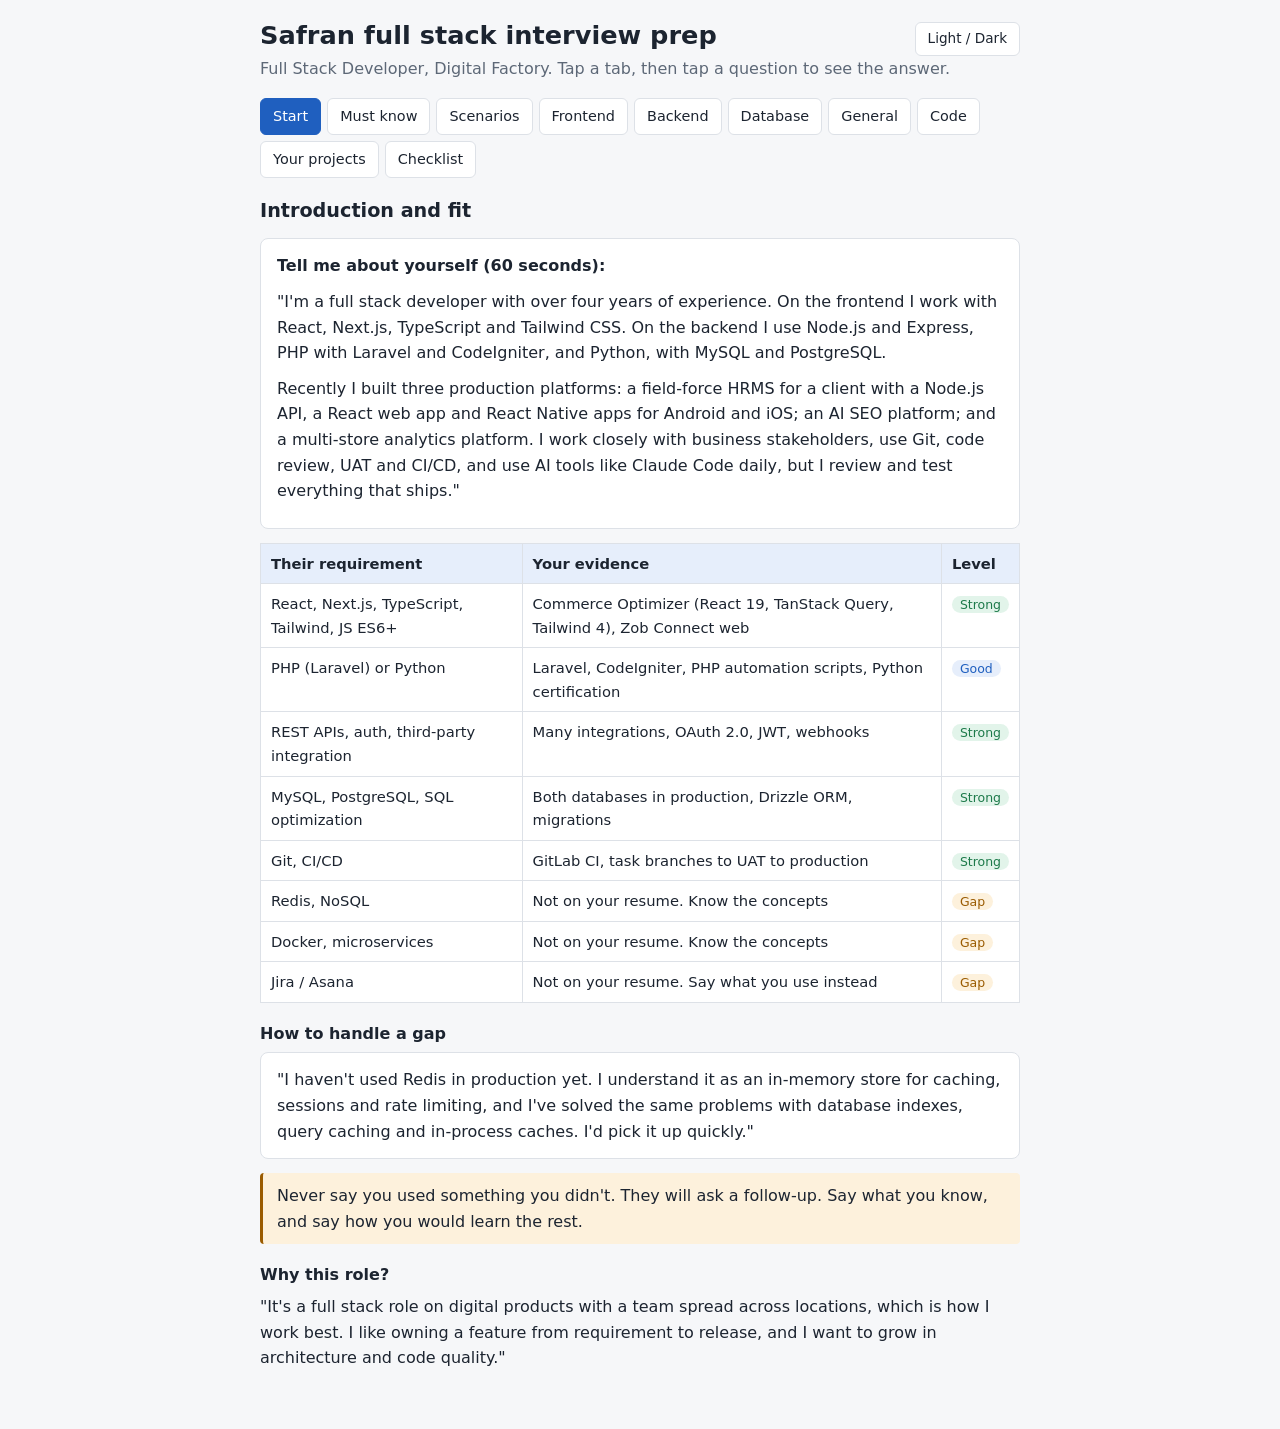
<file: safran-interview-prep.html>
<!doctype html>
<html lang="en">
<head>
<meta charset="utf-8">
<meta name="viewport" content="width=device-width, initial-scale=1, viewport-fit=cover">
<title>Safran Interview Prep</title>
<style>
/* Layout: one column, tab row, collapsible answers */
:root{--bg:#f6f7f9;--panel:#fff;--fg:#1c2430;--muted:#5d6877;--line:#dde1e7;--accent:#1f5fbf;--accent-soft:#e6eefb;--warn:#9a5b00;--warn-soft:#fdf1dc;--ok:#1d7a4a;--ok-soft:#e2f4ea;--code:#eef1f5;color-scheme:light}
@media (prefers-color-scheme:dark){:root:not([data-theme="light"]){--bg:#12161c;--panel:#1a2029;--fg:#e6eaf0;--muted:#97a2b1;--line:#2b3441;--accent:#6ea2f0;--accent-soft:#1d2a3f;--warn:#e8b45c;--warn-soft:#352a17;--ok:#62c28d;--ok-soft:#17301f;--code:#222b37;color-scheme:dark}}
:root[data-theme="dark"]{--bg:#12161c;--panel:#1a2029;--fg:#e6eaf0;--muted:#97a2b1;--line:#2b3441;--accent:#6ea2f0;--accent-soft:#1d2a3f;--warn:#e8b45c;--warn-soft:#352a17;--ok:#62c28d;--ok-soft:#17301f;--code:#222b37;color-scheme:dark}
*{box-sizing:border-box}
body{background:var(--bg);color:var(--fg);font:16px/1.6 system-ui,-apple-system,"Segoe UI",Roboto,sans-serif;padding-left:max(16px,env(safe-area-inset-left,0px));padding-right:max(16px,env(safe-area-inset-right,0px));padding-block:20px 48px}
.wrap{max-width:760px;margin:0 auto}
h1{font-size:1.6rem;line-height:1.25;margin:0 0 4px;text-wrap:balance}
h2{font-size:1.2rem;margin:0 0 12px}
h3{font-size:1rem;margin:18px 0 6px}
p{margin:0 0 10px}
.sub{color:var(--muted);margin:0 0 16px}
nav{display:flex;gap:6px;flex-wrap:wrap;margin:0 0 18px}
nav button{font:inherit;font-size:.9rem;padding:6px 12px;border:1px solid var(--line);background:var(--panel);color:var(--fg);border-radius:6px;cursor:pointer}
nav button[aria-selected="true"]{background:var(--accent);border-color:var(--accent);color:#fff}
#theme{font:inherit;font-size:.85rem;padding:5px 12px;border:1px solid var(--line);background:var(--panel);color:var(--fg);border-radius:6px;cursor:pointer;float:right;margin:2px 0 0 8px}
button:focus-visible,summary:focus-visible,input:focus-visible{outline:2px solid var(--accent);outline-offset:2px}
section[hidden]{display:none}
.box{background:var(--panel);border:1px solid var(--line);border-radius:8px;padding:14px 16px;margin:0 0 14px}
.note{background:var(--warn-soft);border-left:3px solid var(--warn);padding:10px 14px;margin:0 0 14px;border-radius:4px}
.good{background:var(--ok-soft);border-left:3px solid var(--ok);padding:10px 14px;margin:0 0 14px;border-radius:4px}
ul,ol{margin:0 0 10px;padding-left:22px}
li{margin:3px 0}
details{background:var(--panel);border:1px solid var(--line);border-radius:8px;margin:0 0 8px}
summary{cursor:pointer;padding:11px 36px 11px 14px;font-weight:600;list-style:none;display:block;position:relative}
summary::-webkit-details-marker{display:none}
summary::after{content:"+";color:var(--accent);font-weight:700;position:absolute;right:14px;top:11px}
details[open] summary::after{content:"−"}
details .a{padding:0 14px 12px}
.tbl{overflow-x:auto;margin:0 0 14px}
table{border-collapse:collapse;width:100%;min-width:460px;font-size:.92rem;background:var(--panel)}
th,td{border:1px solid var(--line);padding:8px 10px;text-align:left;vertical-align:top}
th{background:var(--accent-soft)}
.tag{font-size:.78rem;padding:1px 8px;border-radius:99px;white-space:nowrap}
.s{background:var(--ok-soft);color:var(--ok)}.m{background:var(--accent-soft);color:var(--accent)}.g{background:var(--warn-soft);color:var(--warn)}
.chk{display:flex;gap:10px;align-items:flex-start;padding:6px 0}
.chk input{margin-top:5px;width:18px;height:18px;flex:none}
code{background:var(--code);padding:1px 5px;border-radius:4px;font-size:.9em}
pre{background:var(--code);border-radius:6px;padding:12px;overflow-x:auto;font-size:.85rem;line-height:1.5;margin:0 0 12px}
pre code{background:none;padding:0}
html{-webkit-text-size-adjust:100%}
body{margin:0}
</style>
</head>
<body>

<div class="wrap">
<button id="theme" type="button" aria-label="Switch between light and dark mode">Light / Dark</button>
<h1>Safran full stack interview prep</h1>
<p class="sub">Full Stack Developer, Digital Factory. Tap a tab, then tap a question to see the answer.</p>

<nav role="tablist" id="tabs">
<button role="tab" data-t="start" aria-selected="true">Start</button>
<button role="tab" data-t="must" aria-selected="false">Must know</button>
<button role="tab" data-t="sc" aria-selected="false">Scenarios</button>
<button role="tab" data-t="fe" aria-selected="false">Frontend</button>
<button role="tab" data-t="be" aria-selected="false">Backend</button>
<button role="tab" data-t="db" aria-selected="false">Database</button>
<button role="tab" data-t="gen" aria-selected="false">General</button>
<button role="tab" data-t="code" aria-selected="false">Code</button>
<button role="tab" data-t="proj" aria-selected="false">Your projects</button>
<button role="tab" data-t="list" aria-selected="false">Checklist</button>
</nav>

<section id="start">
<h2>Introduction and fit</h2>
<div class="box">
<p><b>Tell me about yourself (60 seconds):</b></p>
<p>"I'm a full stack developer with over four years of experience. On the frontend I work with React, Next.js, TypeScript and Tailwind CSS. On the backend I use Node.js and Express, PHP with Laravel and CodeIgniter, and Python, with MySQL and PostgreSQL.</p>
<p>Recently I built three production platforms: a field-force HRMS for a client with a Node.js API, a React web app and React Native apps for Android and iOS; an AI SEO platform; and a multi-store analytics platform. I work closely with business stakeholders, use Git, code review, UAT and CI/CD, and use AI tools like Claude Code daily, but I review and test everything that ships."</p>
</div>

<div class="tbl"><table>
<tr><th>Their requirement</th><th>Your evidence</th><th>Level</th></tr>
<tr><td>React, Next.js, TypeScript, Tailwind, JS ES6+</td><td>Commerce Optimizer (React 19, TanStack Query, Tailwind 4), Zob Connect web</td><td><span class="tag s">Strong</span></td></tr>
<tr><td>PHP (Laravel) or Python</td><td>Laravel, CodeIgniter, PHP automation scripts, Python certification</td><td><span class="tag m">Good</span></td></tr>
<tr><td>REST APIs, auth, third-party integration</td><td>Many integrations, OAuth 2.0, JWT, webhooks</td><td><span class="tag s">Strong</span></td></tr>
<tr><td>MySQL, PostgreSQL, SQL optimization</td><td>Both databases in production, Drizzle ORM, migrations</td><td><span class="tag s">Strong</span></td></tr>
<tr><td>Git, CI/CD</td><td>GitLab CI, task branches to UAT to production</td><td><span class="tag s">Strong</span></td></tr>
<tr><td>Redis, NoSQL</td><td>Not on your resume. Know the concepts</td><td><span class="tag g">Gap</span></td></tr>
<tr><td>Docker, microservices</td><td>Not on your resume. Know the concepts</td><td><span class="tag g">Gap</span></td></tr>
<tr><td>Jira / Asana</td><td>Not on your resume. Say what you use instead</td><td><span class="tag g">Gap</span></td></tr>
</table></div>

<h3>How to handle a gap</h3>
<div class="box">"I haven't used Redis in production yet. I understand it as an in-memory store for caching, sessions and rate limiting, and I've solved the same problems with database indexes, query caching and in-process caches. I'd pick it up quickly."</div>
<div class="note">Never say you used something you didn't. They will ask a follow-up. Say what you know, and say how you would learn the rest.</div>

<h3>Why this role?</h3>
<p>"It's a full stack role on digital products with a team spread across locations, which is how I work best. I like owning a feature from requirement to release, and I want to grow in architecture and code quality."</p>
</section>

<section id="must" hidden>
<h2>Must-know topics (in priority order)</h2>
<p class="sub">If time is short, study these first.</p>

<div class="box"><b>1. Introduction and projects (10 min)</b>
<ul><li>Say the 60-second introduction aloud once.</li>
<li>Know Zob Connect: your role, the stack (Node, Express, PostgreSQL, React, React Native), and what AI did versus what you did.</li>
<li>Have one real bug or hard problem from any project.</li></ul></div>

<div class="box"><b>2. Scenario answers (20 min)</b>
<p>Pattern: <b>understand, reproduce, isolate, fix, verify, prevent.</b></p>
<ul><li>Slow API or slow query: logs, <code>EXPLAIN</code>, index, N+1, caching.</li>
<li>Slow React page: Lighthouse, bundle size, lazy loading, re-renders.</li>
<li>Bug after a release: roll back first, then find the cause, fix, add a test.</li>
<li>Duplicate records: idempotency plus a unique constraint.</li>
<li>Third-party API failure: timeouts, retries with backoff, fallback.</li></ul></div>

<div class="box"><b>3. Backend (15 min)</b>
<ul><li><b>Laravel:</b> request lifecycle (route, middleware, controller, model), Eloquent relationships, migrations, validation, N+1 with <code>with()</code>.</li>
<li><b>REST:</b> methods, status codes (200, 201, 400, 401, 403, 404, 422, 429, 500), idempotency.</li>
<li><b>Auth:</b> session vs JWT vs OAuth 2.0, authentication vs authorization.</li></ul></div>

<div class="box"><b>4. Database (10 min)</b>
<ul><li>What an index is, and when it helps or hurts.</li>
<li>INNER vs LEFT JOIN. ACID and transactions.</li>
<li>Write these: top N by group, duplicates with <code>HAVING</code>, and a <code>LEFT JOIN</code> for "no match".</li>
<li>Redis: in-memory cache, sessions, rate limiting.</li></ul></div>

<div class="box"><b>5. Frontend (10 min)</b>
<ul><li>Hooks: <code>useState</code>, <code>useEffect</code> (dependency array and cleanup), <code>useMemo</code>, <code>useCallback</code>.</li>
<li>Why lists need a <code>key</code>. Controlled components.</li>
<li>JavaScript: closures, the event loop, promises and async/await.</li>
<li>TypeScript: <code>interface</code> vs <code>type</code>, <code>any</code> vs <code>unknown</code>, generics.</li></ul></div>

<div class="box"><b>6. General (10 min)</b>
<ul><li>SOLID with one example each.</li>
<li>Git: merge vs rebase, and your task branch, UAT, production workflow.</li>
<li>Testing: unit, integration and end to end. CI/CD in one sentence.</li></ul></div>

<div class="note"><b>7. Your gaps (5 min).</b> Have one honest line each for Redis, Docker and Jira: "I know the concept and haven't used it in production, and I'd learn it quickly." Do not claim them.</div>

<h3>Skip if short on time</h3>
<p>Next.js rendering details, accessibility, and Python framework differences.</p>
<h3>In the call</h3>
<ul><li>Pause, then answer in steps.</li><li>Say what you know, and say honestly what you don't.</li><li>Ask two or three questions at the end.</li></ul>
</section>

<section id="sc" hidden>
<h2>Scenario questions, with step-by-step resolution</h2>
<p class="sub">Use this pattern for every scenario: understand, reproduce, isolate, fix, verify, prevent.</p>

<details><summary>1. An API that used to be fast is now slow in production. What do you do?</summary><div class="a"><ol>
<li><b>Confirm and scope it:</b> which endpoint, since when, how slow, for whom. Check if a release or traffic spike matches the start time.</li>
<li><b>Look at monitoring and logs:</b> response times, error rates, CPU, memory, database load.</li>
<li><b>Isolate the layer:</b> time the request in parts: network, application code, database, external API calls.</li>
<li><b>If it's the database:</b> find the slow query (slow query log or <code>EXPLAIN</code>), look for a missing index, a full table scan or an N+1 pattern.</li>
<li><b>Fix:</b> add an index, rewrite the query, batch or eager-load, add caching (Redis or in-memory) for data that rarely changes, paginate large results.</li>
<li><b>Verify:</b> compare response times before and after under similar load.</li>
<li><b>Prevent:</b> add monitoring and an alert on response time, and a performance check in the release process.</li></ol></div></details>

<details><summary>2. A React page loads slowly. How do you fix it?</summary><div class="a"><ol>
<li><b>Measure first:</b> Lighthouse and the browser Performance tab. Check LCP, INP and CLS.</li>
<li><b>Check the bundle:</b> find large packages, and split code with lazy loading (<code>React.lazy</code>, dynamic imports) per route. I cut one app's main bundle from 814 kB to 123 kB this way.</li>
<li><b>Check network:</b> compress images, use modern formats and lazy-load them, cache API responses (for example with TanStack Query).</li>
<li><b>Check rendering:</b> find unnecessary re-renders with React DevTools Profiler, then use <code>memo</code>, <code>useMemo</code> or <code>useCallback</code> where it actually helps, and virtualise long lists.</li>
<li><b>Verify and monitor:</b> re-run Lighthouse and compare.</li></ol></div></details>

<details><summary>3. Duplicate orders or records are being created. How do you debug and fix it?</summary><div class="a"><ol>
<li><b>Find the pattern:</b> are the duplicates from the same request time, user double-clicks, retries or webhooks delivered twice?</li>
<li><b>Check logs</b> for the same request or event ID appearing twice.</li>
<li><b>Fix at three levels:</b> disable the button after the first click, make the API idempotent (idempotency key or unique order ID), and add a database unique constraint as the final safety net.</li>
<li><b>Clean up:</b> find duplicates with <code>GROUP BY ... HAVING COUNT(*) &gt; 1</code> and merge or remove them safely.</li>
<li><b>Verify</b> with a test that sends the same request twice.</li></ol></div></details>

<details><summary>4. Users are randomly logged out. What do you check?</summary><div class="a"><ol>
<li>Token or session expiry time: is the access token too short, and is the refresh flow working?</li>
<li>Whether the refresh token call fails or races (two requests refreshing at once).</li>
<li>Cookie settings: domain, <code>SameSite</code>, <code>Secure</code>, and whether a proxy or load balancer drops them.</li>
<li>Session storage: if sessions are in server memory and there are multiple servers, a shared store like Redis or the database is needed.</li>
<li>Clock differences between servers that break token validation.</li>
<li>Fix the cause, then test with an expired token and with two tabs.</li></ol></div></details>

<details><summary>5. A release broke production. What do you do?</summary><div class="a"><ol>
<li><b>Stabilise first:</b> roll back to the last good version if impact is high, and tell stakeholders.</li>
<li><b>Find the cause</b> from logs, error monitoring and the release diff.</li>
<li><b>Fix on a branch,</b> add a test that reproduces the bug, and review it.</li>
<li><b>Release through UAT</b> and check the fix in production.</li>
<li><b>Write a short post-mortem:</b> cause, fix and what we add to prevent it, such as a regression test or checklist item.</li></ol></div></details>

<details><summary>6. A third-party API is down or very slow. How does your app cope?</summary><div class="a"><ol>
<li>Set timeouts so requests don't hang.</li>
<li>Retry only safe requests, with exponential backoff, and stop after a limit.</li>
<li>Use a circuit breaker or a failure counter so the app stops calling a broken service.</li>
<li>Show a clear fallback to the user, such as cached data or a "try again" message.</li>
<li>Queue work that can wait and process it when the service recovers.</li>
<li>Log and alert, and keep the response and request IDs for support.</li></ol></div></details>

<details><summary>7. A SQL query takes 20 seconds. How do you optimise it?</summary><div class="a"><ol>
<li>Run <code>EXPLAIN</code> to see whether it uses an index or scans the whole table.</li>
<li>Add an index on the columns used in <code>WHERE</code>, <code>JOIN</code> and <code>ORDER BY</code> (a composite index when they are used together).</li>
<li>Select only the columns needed, not <code>SELECT *</code>.</li>
<li>Avoid functions on indexed columns in <code>WHERE</code>, and avoid N+1 queries.</li>
<li>Paginate, and consider caching or a summary table for heavy reports.</li>
<li>Compare timing before and after.</li></ol></div></details>

<details><summary>8. The frontend and backend teams disagree on an API contract. What do you do?</summary><div class="a"><ol>
<li>Write down the exact request and response: fields, types, errors and status codes.</li>
<li>Agree it in a short document or an OpenAPI spec that both teams review.</li>
<li>Mock the API so the frontend can continue while the backend finishes.</li>
<li>Validate on both sides (for example with Zod), and use versioning when a change would break clients.</li></ol></div></details>

<details><summary>9. A stakeholder keeps changing requirements mid-sprint. How do you manage it?</summary><div class="a"><ol>
<li>Confirm the goal behind the change, not just the request.</li>
<li>Explain the impact on time and other work, in plain words.</li>
<li>Offer options: add it to the next sprint, swap it for a lower-priority item, or reduce the scope.</li>
<li>Get the decision in writing and update the ticket and the acceptance criteria.</li></ol></div></details>

<details><summary>10. Your app has a security issue (SQL injection or XSS). How do you prevent and fix it?</summary><div class="a"><ul>
<li><b>SQL injection:</b> use parameterised queries or an ORM, never string concatenation. Validate input.</li>
<li><b>XSS:</b> escape output (React escapes by default; avoid <code>dangerouslySetInnerHTML</code>), and set a Content Security Policy.</li>
<li><b>CSRF:</b> CSRF tokens (Laravel includes them) or <code>SameSite</code> cookies.</li>
<li><b>Secrets:</b> keep them in environment variables or a secrets manager, never in Git.</li>
<li><b>Auth:</b> hash passwords, limit login attempts, and use short-lived tokens with HTTPS.</li>
<li><b>If found:</b> patch, check logs for abuse, rotate any exposed secrets and add a test.</li></ul></div></details>

<details><summary>11. How would you add caching with Redis to a slow endpoint?</summary><div class="a"><ol>
<li>Identify data that is read often and changes rarely.</li>
<li>On a request: check Redis by a key first; on a miss, query the database and store the result with a time-to-live (TTL).</li>
<li>Invalidate or update the key when the data changes.</li>
<li>Watch for stampedes (many requests missing at once) and stale data.</li>
<li>Measure the hit rate and the response time.</li></ol>
<p>Also useful for sessions and rate limiting.</p></div></details>

<details><summary>12. A bug exists only on one developer's machine, or only in production. What do you do?</summary><div class="a"><ol>
<li>Compare environments: versions, environment variables, config, data and operating system.</li>
<li>Check logs and the exact input that triggers it.</li>
<li>Reproduce with the same data in a staging environment.</li>
<li>Fix and add a test. Use the same configuration in all environments, ideally with containers or a documented setup.</li></ol></div></details>
</section>

<section id="fe" hidden>
<h2>Frontend questions</h2>

<details><summary>What is the virtual DOM?</summary><div class="a"><p>A lightweight copy of the UI in memory. When state changes, React builds a new virtual tree, compares it with the old one (diffing) and updates only the parts of the real DOM that changed. This makes updates efficient.</p></div></details>

<details><summary>useState vs useEffect vs useRef vs useMemo vs useCallback?</summary><div class="a"><ul>
<li><code>useState</code>: state that triggers a re-render when it changes.</li>
<li><code>useEffect</code>: side effects after render (fetching, subscriptions). The dependency array controls when it runs, and the returned function cleans up.</li>
<li><code>useRef</code>: a value that persists without causing a re-render, or a reference to a DOM element.</li>
<li><code>useMemo</code>: caches a calculated value. <code>useCallback</code>: caches a function. Use them only when there is a measured performance need.</li></ul></div></details>

<details><summary>Why do lists need a <code>key</code>?</summary><div class="a"><p>The key lets React identify which items changed, were added or removed. Use a stable unique ID, not the array index when the list can reorder.</p></div></details>

<details><summary>Controlled vs uncontrolled components?</summary><div class="a"><p>Controlled: React state holds the input value and updates it through <code>onChange</code>. Uncontrolled: the DOM holds the value and you read it with a ref when needed. Controlled is the default for forms with validation.</p></div></details>

<details><summary>How do you manage state in a bigger React app?</summary><div class="a"><p>Keep state local where possible, lift it up when siblings share it, use Context for rarely changing global values (such as theme or user), and use a library for complex or shared state. For server data I use TanStack Query, which handles caching, refetching and loading states.</p></div></details>

<details><summary>Next.js: SSR vs SSG vs CSR?</summary><div class="a"><ul>
<li><b>CSR:</b> rendered in the browser. Good for dashboards behind login.</li>
<li><b>SSR:</b> rendered on the server per request. Good for fresh, SEO-sensitive pages.</li>
<li><b>SSG:</b> rendered at build time. Fastest, for content that rarely changes.</li></ul></div></details>

<details><summary>Closures, the event loop, promises and async/await?</summary><div class="a"><ul>
<li><b>Closure:</b> a function that remembers variables from the scope where it was created.</li>
<li><b>Event loop:</b> JavaScript is single-threaded. Synchronous code runs first, then microtasks (promise callbacks), then macrotasks (timers).</li>
<li><b>Promise:</b> represents a future value (pending, fulfilled, rejected). <code>async/await</code> is cleaner syntax on top, with <code>try/catch</code> for errors. Use <code>Promise.all</code> to run independent calls in parallel.</li></ul></div></details>

<details><summary><code>==</code> vs <code>===</code>, <code>let</code> vs <code>const</code> vs <code>var</code>?</summary><div class="a"><p><code>===</code> compares value and type without conversion, so prefer it. <code>const</code> and <code>let</code> are block-scoped; <code>const</code> can't be reassigned. <code>var</code> is function-scoped and hoisted, so avoid it.</p></div></details>

<details><summary>TypeScript: <code>interface</code> vs <code>type</code>, <code>any</code> vs <code>unknown</code>, generics?</summary><div class="a"><ul>
<li><b>interface vs type:</b> both describe shapes. Interfaces can be extended and merged. Types can also describe unions and other forms.</li>
<li><b>any vs unknown:</b> <code>any</code> turns off type checking. <code>unknown</code> must be checked or narrowed before use, so it's safer.</li>
<li><b>Generics:</b> reusable types with a parameter, such as <code>function first&lt;T&gt;(a: T[]): T</code>.</li>
<li>Useful utility types: <code>Partial</code>, <code>Pick</code>, <code>Omit</code>, <code>Record</code>.</li></ul></div></details>

<details><summary>Flexbox vs Grid, and how do you make a page responsive?</summary><div class="a"><p>Flexbox lays out in one dimension (a row or column). Grid lays out in two dimensions. For responsive design I use a mobile-first approach with relative units, Tailwind breakpoints (<code>sm:</code>, <code>md:</code>, <code>lg:</code>), and test at phone, tablet and desktop widths.</p></div></details>

<details><summary>How do you improve accessibility?</summary><div class="a"><p>Semantic HTML, labels on inputs, alt text, keyboard navigation with visible focus, enough colour contrast, and ARIA only when semantic HTML isn't enough.</p></div></details>
</section>

<section id="be" hidden>
<h2>Backend questions</h2>

<details><summary>Explain Laravel's MVC and request lifecycle.</summary><div class="a"><p>A request goes through <code>public/index.php</code> to the HTTP kernel, then global middleware, then the router, which finds the route. Route middleware runs (such as auth), then the controller. The controller uses models (Eloquent) to read or write the database and returns a response, such as JSON or a view (Blade).</p></div></details>

<details><summary>Eloquent ORM, migrations and the N+1 problem?</summary><div class="a"><ul>
<li><b>Eloquent:</b> maps tables to model classes with relationships (<code>hasMany</code>, <code>belongsTo</code>).</li>
<li><b>Migrations:</b> versioned scripts that change the database structure, so every environment stays in sync.</li>
<li><b>N+1:</b> looping over records and running one query for each related record. Fix it with eager loading: <code>Order::with('items')-&gt;get()</code>.</li></ul></div></details>

<details><summary>Middleware, validation, queues and the service container in Laravel?</summary><div class="a"><ul>
<li><b>Middleware:</b> code that runs before or after a request, for example authentication or rate limiting.</li>
<li><b>Validation:</b> <code>$request-&gt;validate([...])</code> or a Form Request class.</li>
<li><b>Queues:</b> run slow work (emails, imports) in the background through a worker.</li>
<li><b>Service container:</b> resolves class dependencies automatically (dependency injection).</li></ul></div></details>

<details><summary>Node and Express: how do you structure an API?</summary><div class="a"><p>Routes, controllers for the request handling, a service layer for business logic, a data layer (ORM) for the database, middleware for auth, validation and error handling, and central error responses with consistent status codes. I validate input with Zod and keep configuration in environment variables.</p></div></details>

<details><summary>FastAPI vs Django vs Flask?</summary><div class="a"><ul>
<li><b>Flask:</b> small and flexible, you add what you need.</li>
<li><b>Django:</b> full framework with ORM, admin and authentication built in.</li>
<li><b>FastAPI:</b> modern and fast, async, type hints and automatic validation and API docs.</li></ul>
<div class="note">Your main Python use is scripting. Say so, and say you'd use Laravel for the PHP side. Don't overclaim framework experience.</div></div></details>

<details><summary>REST: methods, status codes and good API design?</summary><div class="a"><ul>
<li><b>Methods:</b> GET reads, POST creates, PUT replaces, PATCH changes part, DELETE removes. GET, PUT and DELETE are idempotent.</li>
<li><b>Codes:</b> 200 OK, 201 Created, 204 No Content, 400 bad request, 401 not authenticated, 403 forbidden, 404 not found, 409 conflict, 422 validation, 429 too many requests, 500 server error.</li>
<li><b>Design:</b> nouns in URLs (<code>/orders/123</code>), consistent responses, pagination, filtering, versioning (<code>/v1</code>), clear error messages.</li></ul></div></details>

<details><summary>Authentication: session vs JWT vs OAuth 2.0?</summary><div class="a"><ul>
<li><b>Session:</b> server stores the session, the client holds a cookie. Simple, easy to revoke.</li>
<li><b>JWT:</b> a signed token with claims, stateless. Keep it short-lived and use a refresh token. It is harder to revoke before expiry.</li>
<li><b>OAuth 2.0:</b> lets an app access another service on a user's behalf without their password. The user approves, the app gets an authorization code, exchanges it for an access token (and refresh token), and calls the API with it. I used this for Google Drive in Zob Connect.</li></ul></div></details>

<details><summary>Authentication vs authorization? How do you do role-based access?</summary><div class="a"><p>Authentication proves who you are. Authorization decides what you can do. For role-based access I store a role per user and check it in middleware or policies on each protected route. In Zob Connect I used roles for HR, zone managers, site managers and team leads.</p></div></details>

<details><summary>How do you handle webhooks safely?</summary><div class="a"><p>Verify the signature, respond quickly with 200 and process in the background, make handlers idempotent by storing event IDs, and log failures so events can be replayed.</p></div></details>

<details><summary>How do you handle errors and logging?</summary><div class="a"><p>A central error handler, consistent error responses, no secrets or stack traces to the client, structured logs with a request ID, and alerts on error spikes.</p></div></details>
</section>

<section id="db" hidden>
<h2>Database questions</h2>

<details><summary>What is an index? When does it help or hurt?</summary><div class="a"><p>A data structure (usually a B-tree) that lets the database find rows without scanning the whole table. It speeds up reads on columns used in <code>WHERE</code>, <code>JOIN</code> and <code>ORDER BY</code>, but slows down writes and uses space, so index what you query, not everything.</p></div></details>

<details><summary>Joins, and the difference between INNER, LEFT and RIGHT?</summary><div class="a"><p><code>INNER JOIN</code> returns rows that match in both tables. <code>LEFT JOIN</code> returns all rows from the left table and matches from the right (nulls where none). <code>RIGHT JOIN</code> is the reverse.</p></div></details>

<details><summary>Normalisation, and when to denormalise?</summary><div class="a"><p>Normalisation splits data into related tables to avoid duplication and update problems (1NF, 2NF, 3NF). Denormalise on purpose when read speed matters more, for example a summary table for reports.</p></div></details>

<details><summary>ACID and transactions?</summary><div class="a"><p>Atomicity (all or nothing), Consistency (rules stay valid), Isolation (concurrent transactions don't interfere), Durability (committed data survives a crash). Use a transaction when several writes must succeed together, for example creating an order and reducing stock.</p></div></details>

<details><summary>SQL vs NoSQL? When do you pick which?</summary><div class="a"><p>SQL fits structured, related data and strong consistency (orders, payments, users). NoSQL (for example MongoDB or DynamoDB) fits flexible or very high-volume data, such as documents, logs or events. I've used SQL databases in production, and I know the NoSQL concepts.</p></div></details>

<details><summary>What is Redis and what do you use it for?</summary><div class="a"><p>An in-memory key-value store. Common uses: caching, session storage, rate limiting, queues and counters. Data has an optional time-to-live, and it's very fast because it is in memory.</p></div></details>

<details><summary>How do you handle database changes safely?</summary><div class="a"><p>Use migrations in version control, test them on a copy of production data, make changes backward-compatible where possible (add a column before removing one), take a backup, and have a rollback plan.</p></div></details>

<details><summary>MySQL vs PostgreSQL?</summary><div class="a"><p>Both are relational and reliable. PostgreSQL has richer features (advanced types like JSONB, stronger standards support). MySQL is simple and widely used. I've used both: MySQL in two platforms, and PostgreSQL in Zob Connect.</p></div></details>
</section>

<section id="gen" hidden>
<h2>General engineering questions</h2>

<details><summary>Explain the SOLID principles.</summary><div class="a"><ul>
<li><b>S: Single Responsibility.</b> A class or module has one reason to change.</li>
<li><b>O: Open/Closed.</b> Open for extension, closed for modification. Add behaviour without editing tested code.</li>
<li><b>L: Liskov Substitution.</b> A subclass should work wherever its parent is expected.</li>
<li><b>I: Interface Segregation.</b> Prefer small, specific interfaces to one large one.</li>
<li><b>D: Dependency Inversion.</b> Depend on abstractions, not concrete classes (dependency injection).</li></ul>
<p>Example: a payment service that depends on a <code>PaymentGateway</code> interface, so adding a new gateway doesn't change the checkout code.</p></div></details>

<details><summary>Git: merge vs rebase, and your branching workflow?</summary><div class="a"><p>Merge keeps full history with a merge commit. Rebase replays your commits on top of the latest branch for a linear history (never rebase shared branches). My workflow: a task branch per ticket, a pull request with review, UAT, then production. I resolve conflicts locally and re-test before merging.</p></div></details>

<details><summary>How do you keep code quality high?</summary><div class="a"><p>Code review, small pull requests, linting and formatting, unit and integration tests, clear naming, no duplicated logic, and documentation of decisions. I also review AI-generated code the same way as any other code.</p></div></details>

<details><summary>What do you test, and how?</summary><div class="a"><p>Unit tests for logic (I wrote 65 on one project), integration tests for APIs and the database, and end-to-end tests for key user flows (Playwright). I test edge cases and failures, not just the happy path.</p></div></details>

<details><summary>What is CI/CD?</summary><div class="a"><p>Continuous Integration runs the build and tests on every push. Continuous Delivery deploys to an environment automatically or with one click. I use GitLab CI, and deploy with task branches, then UAT, then production.</p></div></details>

<details><summary>Docker and microservices: what do you know?</summary><div class="a"><p>Docker packages an app with its dependencies into a container that runs the same everywhere (a <code>Dockerfile</code> builds an image, and Compose runs several containers). Microservices split an app into small services that each own one capability and talk through APIs or events. They scale and deploy independently, but add complexity (networking, monitoring, data consistency), so I'd start with a well-structured monolith unless there's a clear need.</p>
<div class="note">Be honest that you haven't used Docker or microservices in production, if that's the case.</div></div></details>

<details><summary>How do you work with a remote, international team?</summary><div class="a"><p>Clear written communication, short status updates, documented decisions, agreed overlap hours, and asking early when something is unclear. I've delivered a project with a four-person team and worked directly with stakeholders.</p></div></details>

<details><summary>How do you use AI tools in development?</summary><div class="a"><p>I use Claude Code, Cursor and Copilot for implementation, reviews, tests and debugging. I set the architecture and write the prompts, review every change, run the tests, and I'm responsible for what ships. AI makes me faster, but it doesn't replace understanding the code.</p></div></details>

<details><summary>Tell me about a time you disagreed with a teammate or stakeholder.</summary><div class="a"><p>Use a real example. Shape: the disagreement, how you listened to their reason, what data or example you used, and the outcome. End with what you learned.</p></div></details>

<details><summary>What are your strengths and weaknesses?</summary><div class="a"><p>Strengths: owning features end to end, integrations and APIs, and learning fast. Weakness (pick one that's true): for example, I used to spend too long perfecting something, so now I agree a "good enough" with the team and ship in small steps.</p></div></details>
</section>

<section id="code" hidden>
<h2>Code you may need to write</h2>
<div class="note">Practise talking while you write. Explain your thinking, check edge cases, and say what you would test.</div>

<h3>Debounce (JavaScript)</h3>
<pre><code>function debounce(fn, delay) {
  let timer;
  return (...args) =&gt; {
    clearTimeout(timer);
    timer = setTimeout(() =&gt; fn(...args), delay);
  };
}</code></pre>

<h3>Fetch data in React with cleanup (TypeScript)</h3>
<pre><code>function Users() {
  const [users, setUsers] = useState&lt;User[]&gt;([]);
  const [loading, setLoading] = useState(true);
  const [error, setError] = useState&lt;string | null&gt;(null);

  useEffect(() =&gt; {
    const ctrl = new AbortController();
    fetch("/api/users", { signal: ctrl.signal })
      .then(r =&gt; { if (!r.ok) throw new Error("Request failed"); return r.json(); })
      .then(setUsers)
      .catch(e =&gt; { if (e.name !== "AbortError") setError(e.message); })
      .finally(() =&gt; setLoading(false));
    return () =&gt; ctrl.abort();
  }, []);

  if (loading) return &lt;p&gt;Loading...&lt;/p&gt;;
  if (error) return &lt;p&gt;{error}&lt;/p&gt;;
  return &lt;ul&gt;{users.map(u =&gt; &lt;li key={u.id}&gt;{u.name}&lt;/li&gt;)}&lt;/ul&gt;;
}</code></pre>

<h3>Laravel: route, validation and eager loading</h3>
<pre><code>// routes/api.php
Route::post('/orders', [OrderController::class, 'store'])
     -&gt;middleware('auth:sanctum');

// OrderController
public function store(Request $request)
{
    $data = $request-&gt;validate([
        'customer_id' =&gt; 'required|exists:customers,id',
        'items'       =&gt; 'required|array|min:1',
        'items.*.sku' =&gt; 'required|string',
        'items.*.qty' =&gt; 'required|integer|min:1',
    ]);
    $order = Order::create(['customer_id' =&gt; $data['customer_id']]);
    $order-&gt;items()-&gt;createMany($data['items']);
    return response()-&gt;json($order-&gt;load('items'), 201);
}</code></pre>

<h3>Node and Express: simple endpoint with error handling</h3>
<pre><code>app.get("/api/orders/:id", async (req, res, next) =&gt; {
  try {
    const order = await db.order.findById(req.params.id);
    if (!order) return res.status(404).json({ error: "Not found" });
    res.json(order);
  } catch (err) {
    next(err); // handled by the central error middleware
  }
});</code></pre>

<h3>SQL practice</h3>
<pre><code>-- Top 5 customers by total spend
SELECT c.id, c.name, SUM(o.total) AS spend
FROM customers c
JOIN orders o ON o.customer_id = c.id
GROUP BY c.id, c.name
ORDER BY spend DESC
LIMIT 5;

-- Duplicate emails
SELECT email, COUNT(*) AS n
FROM users
GROUP BY email
HAVING COUNT(*) &gt; 1;

-- Customers with no orders
SELECT c.*
FROM customers c
LEFT JOIN orders o ON o.customer_id = c.id
WHERE o.id IS NULL;

-- Second highest salary
SELECT MAX(salary) FROM employees
WHERE salary &lt; (SELECT MAX(salary) FROM employees);</code></pre>

<h3>Python: group and count</h3>
<pre><code>from collections import Counter

def count_words(text):
    return Counter(text.lower().split())</code></pre>
</section>

<section id="proj" hidden>
<h2>Your projects: how to describe them</h2>
<p class="sub">Interviewers will ask "what did you do yourself?". Say it clearly.</p>

<div class="box"><b>Zob Connect (freelance, for a client)</b>
<ul>
<li>Led a team of four. Node.js/Express and PostgreSQL REST API, React admin web app, React Native (Expo) apps for Android and iOS, built and published in about a month.</li>
<li>Features: geofenced selfie attendance, KYC checks (PAN, Aadhaar, bank) with an access gate, Google Drive document system with OAuth 2.0, access logs and masked IDs, role-based access, 10 Indian languages.</li>
<li>Delivery: Linux server with PM2, push-to-deploy CI/CD, Expo EAS builds and over-the-air updates.</li>
<li>Built with Claude Code as the AI pair-programmer.</li></ul></div>

<div class="box"><b>Commerce Optimizer (internal, current employer)</b>
<ul>
<li>Node.js, TypeScript, Express, MySQL, React 19, TanStack Query, Zod.</li>
<li>Six data sources per store (Shopify, Google Ads, Meta Ads, Bing Ads, GA4, Clarity) through API integrations and a sync pipeline. Sales reconcile with Shopify to the cent.</li>
<li>AI proposes actions, people approve them. Tokens encrypted with AES-256-GCM, 65 unit tests, bundle cut from 814 kB to 123 kB.</li>
<li>Released through task branches, UAT and production on GitLab. A DevOps colleague handled server deployment and sign-in.</li></ul></div>

<div class="box"><b>Search Optimizer (internal, current employer)</b>
<ul>
<li>Node.js, TypeScript, MySQL (Drizzle), React, Claude and Gemini APIs.</li>
<li>Runs 8 audit tools per store. An AI agent fixes issues through the Shopify Admin API and re-runs the audit to prove each fix, with preview, rollback and spend limits.</li></ul></div>

<h3>Questions to expect about them</h3>
<ul>
<li><b>"Why did you choose this stack?"</b> Node and TypeScript for one language across frontend and backend, PostgreSQL or MySQL for relational data, React Native to ship Android and iOS from one codebase.</li>
<li><b>"What was the hardest bug or problem?"</b> Prepare one real story from these projects: what failed, how you found it, how you fixed it.</li>
<li><b>"What would you improve?"</b> For example, more automated end-to-end tests, caching for heavy reports, or monitoring and alerting.</li>
<li><b>"How did AI help, and how did you control quality?"</b> It wrote and reviewed code; I owned the design, reviewed every change and ran the tests.</li></ul>
</section>

<section id="list" hidden>
<h2>Checklist for today</h2>
<p class="sub">Ticks are saved in this browser only.</p>
<div class="box" id="chk"></div>
<h3>Questions to ask them</h3>
<ul>
<li>What does the team look like, and how is work split between frontend and backend?</li>
<li>What is the tech stack for this project, and is there Laravel, Python or both?</li>
<li>How do code review, testing and releases work?</li>
<li>How does the team work with international colleagues across time zones?</li>
<li>What does success look like in the first three months?</li></ul>
<h3>During the interview</h3>
<ul>
<li>Pause before answering. Structure: understand, reproduce, isolate, fix, verify, prevent.</li>
<li>If you don't know something, say so, then say how you would find out.</li>
<li>Have your resume and portfolio open. Test your camera and microphone.</li></ul>
</section>
</div>

<script>
(function(){
var tabs=document.querySelectorAll('#tabs button'),secs=document.querySelectorAll('section');
function show(id){
  tabs.forEach(function(b){b.setAttribute('aria-selected',b.dataset.t===id?'true':'false')});
  secs.forEach(function(s){s.hidden=s.id!==id});
}
tabs.forEach(function(b){b.addEventListener('click',function(){show(b.dataset.t);window.scrollTo(0,0)})});
var root=document.documentElement;
try{var saved=localStorage.getItem('safran-theme');if(saved==='light'||saved==='dark')root.setAttribute('data-theme',saved)}catch(e){}
document.getElementById('theme').addEventListener('click',function(){
  var cur=root.getAttribute('data-theme')||(window.matchMedia&&window.matchMedia('(prefers-color-scheme: dark)').matches?'dark':'light');
  var next=cur==='dark'?'light':'dark';
  root.setAttribute('data-theme',next);
  try{localStorage.setItem('safran-theme',next)}catch(e){}
});
var items=[
"Read the Scenarios tab once, using the pattern: understand, reproduce, isolate, fix, verify, prevent",
"Read the Backend tab: Laravel lifecycle, Eloquent, N+1, OAuth, JWT",
"Skim Frontend: hooks, key, state, closures, async, TypeScript",
"Practise the SQL queries and explain an index and EXPLAIN",
"Know the SOLID principles with one example",
"Prepare one real bug story and one disagreement story",
"Decide what you will say about Redis, Docker and Jira",
"Practise the 60-second introduction aloud",
"Test camera, microphone and internet before 4:30 pm"
];
var store={};
try{store=JSON.parse(localStorage.getItem('safran-chk')||'{}')}catch(e){}
var c=document.getElementById('chk');
items.forEach(function(t,i){
  var l=document.createElement('label');l.className='chk';
  var cb=document.createElement('input');cb.type='checkbox';cb.id='s'+i;cb.checked=!!store[i];
  cb.addEventListener('change',function(){store[i]=cb.checked;try{localStorage.setItem('safran-chk',JSON.stringify(store))}catch(e){}});
  var sp=document.createElement('span');sp.textContent=t;
  l.appendChild(cb);l.appendChild(sp);c.appendChild(l);
});
})();
</script>
</body>
</html>
</file>
<file: assets/css/site.css>
/* Shared styles for every page of the portfolio. */
/* ---------- Tokens: 3 palettes x light/dark (data-palette + data-theme on <html>) ---------- */
:root, :root[data-palette="ink"]{--pal-a:#F2EEE5; --pal-b:#0F2A24; --pal-c:#FF5A1F; --term-bg:#0A1F1A; --term-bar:#0D2721; --term-line:#1D3D35; --term-text:#DDE7E2; --term-dim:#7E958D; --bg:#F2EEE5; --bg-2:#EAE4D7; --surface:#FAF7F0; --surface-2:#F3EEE4; --border:#DCD5C6; --border-2:#C3BAA6; --text:#0F2A24; --muted:#4D5F58; --muted-2:#6B7A73; --accent:#FF5A1F; --accent-2:#FF9A3C; --accent-text:#B83A0A; --on-accent:#0F2A24; --accent-soft:rgba(255,90,31,.12); --accent-shadow:rgba(255,90,31,.32); --hl-bg:transparent; --hl-color:var(--accent-text); --deep:#0F2A24; --deep-2:#163A32; --deep-3:#1C443B; --deep-line:#25483F; --deep-line-2:#2F5A50; --on-deep:#F2EEE5; --on-deep-muted:#A9B8B1; --deep-accent-text:#FF7A45; --deep-hl-bg:transparent; --deep-hl-color:#FF7A45; --glow-1:#FF5A1F; --glow-2:#2F7A66; --blob-op:.20; --band-glow-a:rgba(255,90,31,.22); --band-glow-b:rgba(255,154,60,.10); --grid-line:rgba(15,42,36,.06); --deep-grid:rgba(242,238,229,.05); --shadow:0 1px 2px rgba(15,42,36,.06),0 8px 24px rgba(15,42,36,.08); --shadow-lg:0 20px 50px rgba(15,42,36,.16);}
:root[data-palette="lime"]{--pal-a:#F5F5F0; --pal-b:#0B0D10; --pal-c:#C6F432; --term-bg:#070809; --term-bar:#0E1013; --term-line:#20242A; --term-text:#E3E6E0; --term-dim:#7E838B; --bg:#F5F5F0; --bg-2:#ECECE5; --surface:#FFFFFF; --surface-2:#F7F7F2; --border:#E0E0D8; --border-2:#C8C8BE; --text:#0B0D10; --muted:#50545B; --muted-2:#6E727A; --accent:#C6F432; --accent-2:#7BEA9C; --accent-text:#4A6B00; --on-accent:#0B0D10; --accent-soft:rgba(140,190,20,.16); --accent-shadow:rgba(150,200,30,.35); --hl-bg:#C6F432; --hl-color:#0B0D10; --deep:#0B0D10; --deep-2:#15181D; --deep-3:#1C2027; --deep-line:#262A31; --deep-line-2:#333842; --on-deep:#F5F5F0; --on-deep-muted:#A1A6AE; --deep-accent-text:#C6F432; --deep-hl-bg:transparent; --deep-hl-color:#C6F432; --glow-1:#C6F432; --glow-2:#7BEA9C; --blob-op:.22; --band-glow-a:rgba(198,244,50,.16); --band-glow-b:rgba(123,234,156,.10); --grid-line:rgba(11,13,16,.06); --deep-grid:rgba(245,245,240,.05); --shadow:0 1px 2px rgba(11,13,16,.05),0 8px 24px rgba(11,13,16,.07); --shadow-lg:0 20px 50px rgba(11,13,16,.14);}
:root[data-palette="coral"]{--pal-a:#F4EDE0; --pal-b:#14213D; --pal-c:#FF6B5B; --term-bg:#0D1730; --term-bar:#111D3A; --term-line:#22325A; --term-text:#DCE2F0; --term-dim:#7F8AA6; --bg:#F4EDE0; --bg-2:#ECE3D2; --surface:#FBF7EF; --surface-2:#F5EEE2; --border:#E0D6C3; --border-2:#C9BCA4; --text:#14213D; --muted:#4E5874; --muted-2:#6C7590; --accent:#FF6B5B; --accent-2:#FFA26B; --accent-text:#B83228; --on-accent:#14213D; --accent-soft:rgba(255,107,91,.13); --accent-shadow:rgba(255,107,91,.32); --hl-bg:transparent; --hl-color:var(--accent-text); --deep:#14213D; --deep-2:#1B2B4D; --deep-3:#22335A; --deep-line:#2A3A5E; --deep-line-2:#34466E; --on-deep:#F4EDE0; --on-deep-muted:#A9B2C8; --deep-accent-text:#FF7A6B; --deep-hl-bg:transparent; --deep-hl-color:#FF7A6B; --glow-1:#FF6B5B; --glow-2:#FFA26B; --blob-op:.20; --band-glow-a:rgba(255,107,91,.24); --band-glow-b:rgba(255,162,107,.12); --grid-line:rgba(20,33,61,.06); --deep-grid:rgba(244,237,224,.05); --shadow:0 1px 2px rgba(20,33,61,.06),0 8px 24px rgba(20,33,61,.08); --shadow-lg:0 20px 50px rgba(20,33,61,.16);}
:root[data-palette="indigo"]{--pal-a:#F7F8FC; --pal-b:#0E1424; --pal-c:#06B6D4; --term-bg:#0B1020; --term-bar:#0F1528; --term-line:#232C45; --term-text:#D7DEEE; --term-dim:#7D88A6; --bg:#F7F8FC; --bg-2:#EEF1F8; --surface:#FFFFFF; --surface-2:#F3F5FB; --border:#E1E5F0; --border-2:#CDD3E3; --text:#0E1424; --muted:#4B5672; --muted-2:#6B7590; --accent:#4F46E5; --accent-2:#0891B2; --accent-text:#4F46E5; --on-accent:#FFFFFF; --accent-soft:rgba(79,70,229,.09); --accent-shadow:rgba(79,70,229,.28); --hl-bg:transparent; --hl-color:var(--accent-text); --deep:#EEF1F8; --deep-2:#FFFFFF; --deep-3:#F3F5FB; --deep-line:#E1E5F0; --deep-line-2:#CDD3E3; --on-deep:#0E1424; --on-deep-muted:#4B5672; --deep-accent-text:#4F46E5; --deep-hl-bg:transparent; --deep-hl-color:#4F46E5; --glow-1:#6366F1; --glow-2:#06B6D4; --blob-op:.22; --band-glow-a:rgba(99,102,241,.10); --band-glow-b:rgba(6,182,212,.08); --grid-line:rgba(14,20,36,.05); --deep-grid:rgba(14,20,36,.05); --shadow:0 1px 2px rgba(16,24,40,.05),0 8px 24px rgba(16,24,40,.06); --shadow-lg:0 20px 50px rgba(30,41,90,.14);}
@media (prefers-color-scheme: dark){:root[data-palette="ink"]:not([data-theme="light"]), :root:not([data-palette]):not([data-theme="light"]){--bg:#0F2A24; --bg-2:#12312A; --surface:#143630; --surface-2:#1A3F37; --border:#21443C; --border-2:#2F5A50; --text:#F2EEE5; --muted:#A9B8B1; --muted-2:#849A92; --accent:#FF5A1F; --accent-2:#FF9A3C; --accent-text:#FF7A45; --on-accent:#0F2A24; --accent-soft:rgba(255,90,31,.16); --accent-shadow:rgba(255,90,31,.28); --hl-bg:transparent; --hl-color:var(--accent-text); --deep:#0A1F1A; --deep-2:#12302A; --deep-3:#173A33; --deep-line:#21443C; --deep-line-2:#2F5A50; --on-deep:#F2EEE5; --on-deep-muted:#A9B8B1; --deep-accent-text:#FF7A45; --deep-hl-bg:transparent; --deep-hl-color:#FF7A45; --glow-1:#FF5A1F; --glow-2:#3E9C84; --blob-op:.30; --band-glow-a:rgba(255,90,31,.16); --band-glow-b:rgba(255,154,60,.10); --grid-line:rgba(242,238,229,.05); --deep-grid:rgba(242,238,229,.05); --shadow:0 1px 2px rgba(0,0,0,.3),0 8px 24px rgba(0,0,0,.25); --shadow-lg:0 24px 60px rgba(0,0,0,.45);}}
:root[data-palette="ink"][data-theme="dark"], :root:not([data-palette])[data-theme="dark"]{--bg:#0F2A24; --bg-2:#12312A; --surface:#143630; --surface-2:#1A3F37; --border:#21443C; --border-2:#2F5A50; --text:#F2EEE5; --muted:#A9B8B1; --muted-2:#849A92; --accent:#FF5A1F; --accent-2:#FF9A3C; --accent-text:#FF7A45; --on-accent:#0F2A24; --accent-soft:rgba(255,90,31,.16); --accent-shadow:rgba(255,90,31,.28); --hl-bg:transparent; --hl-color:var(--accent-text); --deep:#0A1F1A; --deep-2:#12302A; --deep-3:#173A33; --deep-line:#21443C; --deep-line-2:#2F5A50; --on-deep:#F2EEE5; --on-deep-muted:#A9B8B1; --deep-accent-text:#FF7A45; --deep-hl-bg:transparent; --deep-hl-color:#FF7A45; --glow-1:#FF5A1F; --glow-2:#3E9C84; --blob-op:.30; --band-glow-a:rgba(255,90,31,.16); --band-glow-b:rgba(255,154,60,.10); --grid-line:rgba(242,238,229,.05); --deep-grid:rgba(242,238,229,.05); --shadow:0 1px 2px rgba(0,0,0,.3),0 8px 24px rgba(0,0,0,.25); --shadow-lg:0 24px 60px rgba(0,0,0,.45);}
@media (prefers-color-scheme: dark){:root[data-palette="lime"]:not([data-theme="light"]){--bg:#0B0D10; --bg-2:#0F1215; --surface:#13161B; --surface-2:#1A1E24; --border:#22262D; --border-2:#333842; --text:#F5F5F0; --muted:#A1A6AE; --muted-2:#80858D; --accent:#C6F432; --accent-2:#7BEA9C; --accent-text:#C6F432; --on-accent:#0B0D10; --accent-soft:rgba(198,244,50,.12); --accent-shadow:rgba(198,244,50,.22); --hl-bg:transparent; --hl-color:#C6F432; --deep:#050607; --deep-2:#101317; --deep-3:#171B20; --deep-line:#22262D; --deep-line-2:#333842; --on-deep:#F5F5F0; --on-deep-muted:#A1A6AE; --deep-accent-text:#C6F432; --deep-hl-bg:transparent; --deep-hl-color:#C6F432; --glow-1:#C6F432; --glow-2:#5FD08A; --blob-op:.16; --band-glow-a:rgba(198,244,50,.22); --band-glow-b:rgba(123,234,156,.14); --grid-line:rgba(245,245,240,.05); --deep-grid:rgba(245,245,240,.05); --shadow:0 1px 2px rgba(0,0,0,.3),0 8px 24px rgba(0,0,0,.25); --shadow-lg:0 24px 60px rgba(0,0,0,.5);}}
:root[data-palette="lime"][data-theme="dark"]{--bg:#0B0D10; --bg-2:#0F1215; --surface:#13161B; --surface-2:#1A1E24; --border:#22262D; --border-2:#333842; --text:#F5F5F0; --muted:#A1A6AE; --muted-2:#80858D; --accent:#C6F432; --accent-2:#7BEA9C; --accent-text:#C6F432; --on-accent:#0B0D10; --accent-soft:rgba(198,244,50,.12); --accent-shadow:rgba(198,244,50,.22); --hl-bg:transparent; --hl-color:#C6F432; --deep:#050607; --deep-2:#101317; --deep-3:#171B20; --deep-line:#22262D; --deep-line-2:#333842; --on-deep:#F5F5F0; --on-deep-muted:#A1A6AE; --deep-accent-text:#C6F432; --deep-hl-bg:transparent; --deep-hl-color:#C6F432; --glow-1:#C6F432; --glow-2:#5FD08A; --blob-op:.16; --band-glow-a:rgba(198,244,50,.22); --band-glow-b:rgba(123,234,156,.14); --grid-line:rgba(245,245,240,.05); --deep-grid:rgba(245,245,240,.05); --shadow:0 1px 2px rgba(0,0,0,.3),0 8px 24px rgba(0,0,0,.25); --shadow-lg:0 24px 60px rgba(0,0,0,.5);}
@media (prefers-color-scheme: dark){:root[data-palette="coral"]:not([data-theme="light"]){--bg:#14213D; --bg-2:#172645; --surface:#1A2A4A; --surface-2:#213356; --border:#26365A; --border-2:#34466E; --text:#F4EDE0; --muted:#A9B2C8; --muted-2:#8590AA; --accent:#FF6B5B; --accent-2:#FFA26B; --accent-text:#FF8576; --on-accent:#14213D; --accent-soft:rgba(255,107,91,.16); --accent-shadow:rgba(255,107,91,.28); --hl-bg:transparent; --hl-color:var(--accent-text); --deep:#0D1730; --deep-2:#16244A; --deep-3:#1C2D55; --deep-line:#26365A; --deep-line-2:#34466E; --on-deep:#F4EDE0; --on-deep-muted:#A9B2C8; --deep-accent-text:#FF8576; --deep-hl-bg:transparent; --deep-hl-color:#FF8576; --glow-1:#FF6B5B; --glow-2:#5B7BD6; --blob-op:.28; --band-glow-a:rgba(255,107,91,.18); --band-glow-b:rgba(255,162,107,.12); --grid-line:rgba(244,237,224,.05); --deep-grid:rgba(244,237,224,.05); --shadow:0 1px 2px rgba(0,0,0,.3),0 8px 24px rgba(0,0,0,.25); --shadow-lg:0 24px 60px rgba(0,0,0,.45);}}
:root[data-palette="coral"][data-theme="dark"]{--bg:#14213D; --bg-2:#172645; --surface:#1A2A4A; --surface-2:#213356; --border:#26365A; --border-2:#34466E; --text:#F4EDE0; --muted:#A9B2C8; --muted-2:#8590AA; --accent:#FF6B5B; --accent-2:#FFA26B; --accent-text:#FF8576; --on-accent:#14213D; --accent-soft:rgba(255,107,91,.16); --accent-shadow:rgba(255,107,91,.28); --hl-bg:transparent; --hl-color:var(--accent-text); --deep:#0D1730; --deep-2:#16244A; --deep-3:#1C2D55; --deep-line:#26365A; --deep-line-2:#34466E; --on-deep:#F4EDE0; --on-deep-muted:#A9B2C8; --deep-accent-text:#FF8576; --deep-hl-bg:transparent; --deep-hl-color:#FF8576; --glow-1:#FF6B5B; --glow-2:#5B7BD6; --blob-op:.28; --band-glow-a:rgba(255,107,91,.18); --band-glow-b:rgba(255,162,107,.12); --grid-line:rgba(244,237,224,.05); --deep-grid:rgba(244,237,224,.05); --shadow:0 1px 2px rgba(0,0,0,.3),0 8px 24px rgba(0,0,0,.25); --shadow-lg:0 24px 60px rgba(0,0,0,.45);}
@media (prefers-color-scheme: dark){:root[data-palette="indigo"]:not([data-theme="light"]){--bg:#0A0E1A; --bg-2:#0D1222; --surface:#111729; --surface-2:#161E35; --border:#222B45; --border-2:#2E3958; --text:#E8ECF5; --muted:#A3AEC7; --muted-2:#76819C; --accent:#818CF8; --accent-2:#22D3EE; --accent-text:#818CF8; --on-accent:#0A0E1A; --accent-soft:rgba(129,140,248,.12); --accent-shadow:rgba(99,102,241,.30); --hl-bg:transparent; --hl-color:var(--accent-text); --deep:#0D1222; --deep-2:#111729; --deep-3:#161E35; --deep-line:#222B45; --deep-line-2:#2E3958; --on-deep:#E8ECF5; --on-deep-muted:#A3AEC7; --deep-accent-text:#818CF8; --deep-hl-bg:transparent; --deep-hl-color:#818CF8; --glow-1:#6366F1; --glow-2:#06B6D4; --blob-op:.45; --band-glow-a:rgba(99,102,241,.18); --band-glow-b:rgba(6,182,212,.14); --grid-line:rgba(232,236,245,.045); --deep-grid:rgba(232,236,245,.045); --shadow:0 1px 2px rgba(0,0,0,.3),0 8px 24px rgba(0,0,0,.25); --shadow-lg:0 24px 60px rgba(0,0,0,.45);}}
:root[data-palette="indigo"][data-theme="dark"]{--bg:#0A0E1A; --bg-2:#0D1222; --surface:#111729; --surface-2:#161E35; --border:#222B45; --border-2:#2E3958; --text:#E8ECF5; --muted:#A3AEC7; --muted-2:#76819C; --accent:#818CF8; --accent-2:#22D3EE; --accent-text:#818CF8; --on-accent:#0A0E1A; --accent-soft:rgba(129,140,248,.12); --accent-shadow:rgba(99,102,241,.30); --hl-bg:transparent; --hl-color:var(--accent-text); --deep:#0D1222; --deep-2:#111729; --deep-3:#161E35; --deep-line:#222B45; --deep-line-2:#2E3958; --on-deep:#E8ECF5; --on-deep-muted:#A3AEC7; --deep-accent-text:#818CF8; --deep-hl-bg:transparent; --deep-hl-color:#818CF8; --glow-1:#6366F1; --glow-2:#06B6D4; --blob-op:.45; --band-glow-a:rgba(99,102,241,.18); --band-glow-b:rgba(6,182,212,.14); --grid-line:rgba(232,236,245,.045); --deep-grid:rgba(232,236,245,.045); --shadow:0 1px 2px rgba(0,0,0,.3),0 8px 24px rgba(0,0,0,.25); --shadow-lg:0 24px 60px rgba(0,0,0,.45);}
:root{--grad:linear-gradient(120deg,var(--accent),var(--accent-2));--good:var(--accent-text);--serif:"Instrument Serif",Georgia,serif;--radius:16px;--radius-sm:10px;
  --font:'Plus Jakarta Sans',system-ui,-apple-system,'Segoe UI',Roboto,sans-serif;
  --mono:'JetBrains Mono',ui-monospace,SFMono-Regular,Consolas,monospace}

/* ---------- Base ---------- */
*,*::before,*::after{box-sizing:border-box;margin:0;padding:0}
html{scroll-behavior:smooth;scroll-padding-top:80px;-webkit-text-size-adjust:100%}
body{background:var(--bg);color:var(--text);font-family:var(--font);font-size:16px;line-height:1.65;
  overflow-x:hidden;-webkit-font-smoothing:antialiased;transition:background .3s,color .3s}
img,svg{display:block}
a{color:inherit;text-decoration:none}
button{font:inherit;color:inherit;cursor:pointer;background:none;border:0}
:focus-visible{outline:2px solid var(--accent);outline-offset:3px;border-radius:6px}
::selection{background:var(--accent);color:var(--on-accent)}
.wrap{width:100%;max-width:1160px;margin:0 auto;padding:0 24px}
@media(max-width:640px){.wrap{padding:0 16px}}
section{padding:104px 0;position:relative}
@media(max-width:720px){section{padding:72px 0}}
.skip{position:absolute;left:-999px;top:12px;background:var(--surface);padding:10px 16px;border-radius:8px;z-index:100;box-shadow:var(--shadow)}
.skip:focus{left:12px}
.grad-text{background:var(--grad);-webkit-background-clip:text;background-clip:text;color:transparent}
.mono{font-family:var(--mono)}

/* ---------- Progress + nav ---------- */
#progress{position:fixed;top:0;left:0;height:3px;width:0;background:var(--grad);z-index:60;transition:width .1s linear}
header.nav{position:sticky;top:0;z-index:50;transition:background .3s,border-color .3s,box-shadow .3s;border-bottom:1px solid transparent}
header.nav.scrolled{background:color-mix(in srgb,var(--bg) 82%,transparent);backdrop-filter:saturate(1.4) blur(14px);
  -webkit-backdrop-filter:saturate(1.4) blur(14px);border-bottom-color:var(--border)}
.nav-inner{display:flex;align-items:center;justify-content:space-between;height:68px;gap:16px}
.logo{display:flex;align-items:center;gap:10px;font-weight:800;letter-spacing:-.02em;font-size:17px}
.logo-mark{width:34px;height:34px;border-radius:10px;background:var(--grad);display:grid;place-items:center;color:#fff;font-size:13px;font-weight:800;
  box-shadow:0 6px 18px rgba(99,102,241,.35)}
.nav-links{display:flex;gap:4px;list-style:none}
.nav-links a{display:block;padding:8px 12px;border-radius:8px;font-size:14px;font-weight:500;color:var(--muted);transition:color .2s,background .2s}
.nav-links a:hover{color:var(--text);background:var(--accent-soft)}
.nav-links a.active{color:var(--text);background:var(--accent-soft)}
.nav-actions{display:flex;align-items:center;gap:8px}
.icon-btn{width:40px;height:40px;border-radius:10px;display:grid;place-items:center;border:1px solid var(--border);background:var(--surface);
  transition:border-color .2s,transform .2s}
.icon-btn:hover{border-color:var(--accent)}
.icon-btn svg{width:18px;height:18px}
.theme-sun{display:none}
:root[data-theme="dark"] .theme-sun{display:block}
:root[data-theme="dark"] .theme-moon{display:none}
@media (prefers-color-scheme: dark){:root:not([data-theme="light"]) .theme-sun{display:block}:root:not([data-theme="light"]) .theme-moon{display:none}}
.menu-btn{display:none}
@media(max-width:960px){
  .nav-links{position:fixed;inset:68px 0 auto 0;flex-direction:column;gap:2px;padding:12px 16px 20px;background:var(--bg);
    border-bottom:1px solid var(--border);box-shadow:var(--shadow-lg);transform:translateY(-8px);opacity:0;visibility:hidden;transition:.25s}
  .nav-links.open{transform:none;opacity:1;visibility:visible}
  .nav-links a{padding:12px 14px;font-size:16px}
  .menu-btn{display:grid}
  .nav-actions .nav-cta{display:none}
}

/* ---------- Buttons, chips ---------- */
.btn{display:inline-flex;align-items:center;gap:10px;padding:13px 22px;border-radius:12px;font-weight:600;font-size:15px;
  transition:transform .2s,box-shadow .2s,border-color .2s,background .2s;white-space:nowrap}
.btn svg{width:18px;height:18px}
.btn-primary{background:var(--grad);color:#fff;box-shadow:0 10px 24px rgba(79,70,229,.28)}
.btn-primary:hover{transform:translateY(-2px);box-shadow:0 14px 30px rgba(79,70,229,.36)}
.btn-ghost{border:1px solid var(--border-2);background:var(--surface)}
.btn-ghost:hover{border-color:var(--accent);transform:translateY(-2px)}
.btn-sm{padding:9px 16px;font-size:14px;border-radius:10px}
.chip{display:inline-flex;align-items:center;gap:6px;padding:6px 12px;border-radius:999px;font-size:13px;font-weight:500;
  border:1px solid var(--border);background:var(--surface);color:var(--text);white-space:nowrap}
.chip.soft{background:var(--accent-soft);border-color:transparent;color:var(--accent-text)}
.chips{display:flex;flex-wrap:wrap;gap:8px}
.dot{width:8px;height:8px;border-radius:50%;background:var(--good);box-shadow:0 0 0 0 rgba(52,211,153,.6);animation:pulse 2s infinite}
@keyframes pulse{0%{box-shadow:0 0 0 0 rgba(52,211,153,.55)}70%{box-shadow:0 0 0 9px rgba(52,211,153,0)}100%{box-shadow:0 0 0 0 rgba(52,211,153,0)}}

/* ---------- Section heads ---------- */
.eyebrow{font-family:var(--mono);font-size:13px;color:var(--accent-text);letter-spacing:.04em;margin-bottom:14px;display:inline-flex;align-items:center;gap:8px}
.eyebrow::before{content:"";width:22px;height:2px;background:var(--grad);border-radius:2px}
.s-head{display:flex;justify-content:space-between;align-items:flex-end;gap:24px;flex-wrap:wrap;margin-bottom:48px}
.s-head h2{font-size:clamp(28px,4vw,44px);line-height:1.12;letter-spacing:-.025em;font-weight:800;max-width:20ch}
.s-head p{color:var(--muted);max-width:46ch;font-size:16px}

/* ---------- Hero ---------- */
#hero{padding:72px 0 64px;overflow:hidden}
.hero-bg{position:absolute;inset:0;z-index:-1;pointer-events:none;
  background-image:linear-gradient(var(--grid-line) 1px,transparent 1px),linear-gradient(90deg,var(--grid-line) 1px,transparent 1px);
  background-size:56px 56px;-webkit-mask-image:radial-gradient(ellipse 80% 70% at 50% 30%,#000 30%,transparent 75%);
  mask-image:radial-gradient(ellipse 80% 70% at 50% 30%,#000 30%,transparent 75%)}
.blob{position:absolute;border-radius:50%;filter:blur(70px);opacity:.45;z-index:-1;pointer-events:none}
.blob.b1{width:420px;height:420px;background:#6366F1;top:-120px;left:-80px;animation:float 14s ease-in-out infinite}
.blob.b2{width:380px;height:380px;background:#06B6D4;top:60px;right:-120px;animation:float 16s ease-in-out infinite reverse}
:root[data-theme="light"] .blob{opacity:.22}
@media (prefers-color-scheme: light){:root:not([data-theme="dark"]) .blob{opacity:.22}}
@keyframes float{0%,100%{transform:translate(0,0)}50%{transform:translate(30px,40px)}}
.hero-grid{display:grid;grid-template-columns:1.15fr .85fr;gap:56px;align-items:center}
.status{display:inline-flex;align-items:center;gap:10px;padding:7px 14px 7px 12px;border-radius:999px;border:1px solid var(--border);
  background:var(--surface);font-size:13.5px;font-weight:500;margin-bottom:24px;box-shadow:var(--shadow)}
#hero h1{font-size:clamp(36px,5.6vw,64px);line-height:1.05;letter-spacing:-.035em;font-weight:800;margin-bottom:18px}
.role-line{font-size:clamp(18px,2.4vw,24px);font-weight:600;color:var(--muted);margin-bottom:22px;min-height:1.6em}
.role-line .rotator{color:var(--text)}
.role-line .caret{display:inline-block;width:2px;height:1.05em;background:var(--accent);vertical-align:-3px;margin-left:2px;animation:blink 1s step-end infinite}
@keyframes blink{50%{opacity:0}}
.hero-lead{font-size:clamp(16px,1.8vw,18px);color:var(--muted);max-width:58ch;margin-bottom:32px}
.hero-ctas{display:flex;flex-wrap:wrap;gap:12px;margin-bottom:28px}
.socials{display:flex;gap:10px;align-items:center;color:var(--muted);font-size:14px}
.socials a{display:inline-flex;align-items:center;gap:8px;padding:6px 10px;border-radius:8px;transition:color .2s,background .2s}
.socials a:hover{color:var(--text);background:var(--accent-soft)}
.socials svg{width:18px;height:18px}

/* terminal card */
.term{background:#0B1020;color:#D7DEEE;border-radius:var(--radius);border:1px solid #232C45;box-shadow:var(--shadow-lg);overflow:hidden;
  transform:perspective(1200px) rotateY(-6deg) rotateX(3deg);transition:transform .5s}
.term:hover{transform:none}
.term-bar{display:flex;align-items:center;gap:8px;padding:12px 16px;background:#0F1528;border-bottom:1px solid #1E2640}
.term-bar i{width:11px;height:11px;border-radius:50%;display:block}
.term-bar i:nth-child(1){background:#FF5F57}.term-bar i:nth-child(2){background:#FEBC2E}.term-bar i:nth-child(3){background:#28C840}
.term-bar span{margin-left:8px;font-family:var(--mono);font-size:12px;color:#7D88A6}
.term-body{padding:18px 18px 22px;font-family:var(--mono);font-size:13px;line-height:1.85;min-height:286px}
.term-line{opacity:0;transform:translateY(4px);transition:.35s;white-space:nowrap;overflow:hidden;text-overflow:ellipsis}
.term-line.on{opacity:1;transform:none}
.t-prompt{color:#818CF8}.t-ok{color:#34D399}.t-dim{color:#7D88A6}.t-cy{color:#22D3EE}.t-warn{color:#FBBF24}
html:not(.js) .term-line{opacity:1;transform:none}
@media(max-width:960px){.hero-grid{grid-template-columns:1fr;gap:40px}.term{transform:none}}
@media(max-width:420px){.term-body{font-size:11.5px}}

/* stats */
.stats{display:grid;grid-template-columns:repeat(5,1fr);gap:14px;margin-top:64px}
.stat{background:var(--surface);border:1px solid var(--border);border-radius:var(--radius);padding:20px 20px 18px;box-shadow:var(--shadow);min-width:0}
.stat b{display:block;font-size:clamp(26px,3vw,34px);font-weight:800;letter-spacing:-.03em;line-height:1.1}
.stat > span{display:block;font-size:13.5px;color:var(--muted);margin-top:6px}
@media(max-width:960px){.stats{grid-template-columns:repeat(3,1fr)}}
@media(max-width:600px){.stats{grid-template-columns:1fr 1fr}.stat:last-child{grid-column:1/-1}}

/* ---------- Integrations marquee ---------- */
#integrations{padding:56px 0;border-top:1px solid var(--border);border-bottom:1px solid var(--border);background:var(--bg-2)}
.int-head{display:flex;justify-content:space-between;align-items:baseline;gap:16px;flex-wrap:wrap;margin-bottom:24px}
.int-head h2{font-size:18px;font-weight:700;letter-spacing:-.01em}
.int-head p{color:var(--muted);font-size:14px}
.marquee{overflow:hidden;-webkit-mask-image:linear-gradient(90deg,transparent,#000 8%,#000 92%,transparent);mask-image:linear-gradient(90deg,transparent,#000 8%,#000 92%,transparent)}
.marquee + .marquee{margin-top:12px}
.track{display:flex;width:max-content;animation:scroll 48s linear infinite}
.track .int{margin-right:12px}
.marquee.rev .track{animation-direction:reverse;animation-duration:56s}
.marquee:hover .track{animation-play-state:paused}
@keyframes scroll{to{transform:translateX(-50%)}}
.int{display:inline-flex;align-items:center;gap:10px;padding:10px 16px;border-radius:12px;border:1px solid var(--border);background:var(--surface);
  font-size:14px;font-weight:600;white-space:nowrap}
.int small{font-weight:500;color:var(--muted-2);font-size:12px}
.int-ic{width:26px;height:26px;border-radius:7px;display:grid;place-items:center;font-size:11px;font-weight:800;color:#fff}

/* ---------- Case studies ---------- */
.tabs{display:grid;grid-template-columns:repeat(3,1fr);gap:12px;margin-bottom:36px}
.tab{text-align:left;padding:16px 18px;border-radius:var(--radius);border:2px solid var(--border);background:var(--surface);
  display:flex;flex-direction:column;gap:3px;min-width:0;transition:transform .2s,border-color .2s,box-shadow .2s}
.tab .tab-k{font-family:var(--mono);font-size:11.5px;letter-spacing:.06em;text-transform:uppercase;color:var(--muted-2)}
.tab .tab-n{font-weight:700;font-size:17px;color:var(--text);letter-spacing:-.01em}
.tab .tab-s{font-size:13.5px;color:var(--muted)}
.tab:hover{border-color:var(--border-2);transform:translateY(-2px)}
.tab[aria-selected="true"]{border-color:transparent;background:linear-gradient(var(--surface),var(--surface)) padding-box,var(--grad) border-box;
  box-shadow:0 10px 26px rgba(79,70,229,.18)}
.tab[aria-selected="true"] .tab-k{color:var(--accent-text)}
@media(max-width:720px){.tabs{grid-template-columns:1fr}}
html.js .panel[hidden]{display:none}
.panel{animation:fadeUp .45s ease}
@keyframes fadeUp{from{opacity:0;transform:translateY(10px)}to{opacity:1;transform:none}}
.case-top{display:grid;grid-template-columns:1.1fr .9fr;gap:32px;margin-bottom:28px}
.case-top h3{font-size:clamp(26px,3.4vw,38px);line-height:1.12;letter-spacing:-.025em;font-weight:800;margin:10px 0 14px}
.case-top .lead{color:var(--muted);font-size:16.5px;margin-bottom:22px}
.meta{display:grid;grid-template-columns:1fr 1fr;gap:12px}
.meta div{border:1px solid var(--border);border-radius:var(--radius-sm);padding:12px 14px;background:var(--surface)}
.meta span{display:block;font-size:12px;color:var(--muted-2);text-transform:uppercase;letter-spacing:.06em;font-weight:600;margin-bottom:3px}
.meta b{font-size:14.5px;font-weight:600;line-height:1.45;display:block}
.metrics{display:grid;grid-template-columns:1fr 1fr;gap:12px;align-content:start}
.metric{border-radius:var(--radius);padding:18px;background:var(--surface);border:1px solid var(--border);position:relative;overflow:hidden;min-width:0}
.metric::after{content:"";position:absolute;inset:auto -30% -60% auto;width:140px;height:140px;border-radius:50%;background:var(--grad);opacity:.08}
.metric b{display:block;font-size:clamp(24px,2.8vw,32px);font-weight:800;letter-spacing:-.03em;line-height:1.1}
.metric > span{display:block;color:var(--muted);font-size:13.5px;margin-top:6px}
.block{margin-top:44px}
.block h4{font-size:20px;font-weight:700;letter-spacing:-.015em;margin-bottom:6px}
.block > p{color:var(--muted);max-width:70ch;margin-bottom:18px}
.feat{display:grid;grid-template-columns:repeat(3,1fr);gap:14px}
.card{background:var(--surface);border:1px solid var(--border);border-radius:var(--radius);padding:22px;transition:transform .25s,border-color .25s,box-shadow .25s;min-width:0}
.card:hover{transform:translateY(-3px);border-color:var(--border-2);box-shadow:var(--shadow)}
.card .lbl{font-family:var(--mono);font-size:11.5px;color:var(--accent-text);letter-spacing:.06em;text-transform:uppercase;margin-bottom:8px;display:block}
.card h3{font-size:16.5px;font-weight:700;margin-bottom:6px;letter-spacing:-.01em}
.card p{color:var(--muted);font-size:14.5px}
.card code,.list code{font-family:var(--mono);font-size:.85em;background:var(--surface-2);border:1px solid var(--border);border-radius:5px;padding:1px 6px}
.loop{display:grid;grid-template-columns:repeat(3,1fr);gap:14px;counter-reset:s;position:relative}
.step{position:relative;background:var(--surface);border:1px solid var(--border);border-radius:var(--radius);padding:22px}
.step::before{counter-increment:s;content:counter(s,decimal-leading-zero);font-family:var(--mono);font-weight:500;font-size:13px;color:var(--on-accent);
  background:var(--grad);border-radius:8px;padding:4px 9px;display:inline-block;margin-bottom:12px}
.step h3{font-size:16px;font-weight:700;margin-bottom:6px}
.step p{color:var(--muted);font-size:14.5px}
.callout{margin-top:16px;padding:16px 20px;border-radius:var(--radius-sm);background:var(--accent-soft);border:1px solid var(--border);font-weight:600;display:flex;gap:12px;align-items:center}
.callout svg{width:20px;height:20px;flex-shrink:0;color:var(--accent-text)}
.list{list-style:none;display:grid;grid-template-columns:1fr 1fr;gap:10px}
.list li{position:relative;padding:12px 14px 12px 40px;border:1px solid var(--border);border-radius:var(--radius-sm);background:var(--surface);color:var(--muted);font-size:14.5px}
.list li::before{content:"";position:absolute;left:14px;top:17px;width:14px;height:14px;border-radius:50%;background:var(--grad);
  -webkit-mask:url("data:image/svg+xml,%3Csvg xmlns='http://www.w3.org/2000/svg' viewBox='0 0 24 24'%3E%3Cpath d='M9 16.2 4.8 12l-1.4 1.4L9 19 21 7l-1.4-1.4z'/%3E%3C/svg%3E") center/contain no-repeat;
  mask:url("data:image/svg+xml,%3Csvg xmlns='http://www.w3.org/2000/svg' viewBox='0 0 24 24'%3E%3Cpath d='M9 16.2 4.8 12l-1.4 1.4L9 19 21 7l-1.4-1.4z'/%3E%3C/svg%3E") center/contain no-repeat}
.list li b{color:var(--text);font-weight:600}
.stack{display:grid;grid-template-columns:repeat(3,1fr);gap:18px 24px}
.stack h3{font-size:12px;letter-spacing:.07em;text-transform:uppercase;color:var(--muted-2);font-weight:700;margin-bottom:10px}
@media(max-width:960px){.case-top{grid-template-columns:1fr}.feat{grid-template-columns:1fr 1fr}.stack{grid-template-columns:1fr 1fr}}
@media(max-width:640px){.feat,.loop,.list,.stack,.meta{grid-template-columns:1fr}.metrics{grid-template-columns:1fr 1fr}}

/* ---------- Experience ---------- */
#experience{background:var(--bg-2);border-top:1px solid var(--border);border-bottom:1px solid var(--border)}
.timeline{position:relative;padding-left:32px}
.timeline::before{content:"";position:absolute;left:9px;top:8px;bottom:8px;width:2px;background:linear-gradient(var(--accent),var(--accent-2),transparent);border-radius:2px}
.job{position:relative;margin-bottom:28px}
.job:last-child{margin-bottom:0}
.job::before{content:"";position:absolute;left:-30px;top:26px;width:16px;height:16px;border-radius:50%;background:var(--bg-2);border:3px solid var(--accent)}
.job-card{background:var(--surface);border:1px solid var(--border);border-radius:var(--radius);padding:26px;box-shadow:var(--shadow)}
.job-head{display:flex;justify-content:space-between;gap:16px;flex-wrap:wrap;margin-bottom:6px}
.job-head h3{font-size:19px;font-weight:700;letter-spacing:-.01em}
.job-org{color:var(--accent-text);font-weight:600;font-size:15px;margin-bottom:14px}
.job-when{font-family:var(--mono);font-size:13px;color:var(--muted);white-space:nowrap}
.job-sum{color:var(--muted);margin-bottom:16px;max-width:76ch}
.job-groups{display:grid;grid-template-columns:repeat(3,1fr);gap:18px}
.job-groups h4{font-size:13px;text-transform:uppercase;letter-spacing:.06em;color:var(--muted-2);font-weight:700;margin-bottom:8px}
.job-groups ul{list-style:none;display:flex;flex-direction:column;gap:8px}
.job-groups li{font-size:14.5px;color:var(--muted);padding-left:16px;position:relative}
.job-groups li::before{content:"";position:absolute;left:0;top:10px;width:6px;height:6px;border-radius:50%;background:var(--accent)}
.job-groups li b{color:var(--text);font-weight:600}
.stores{margin-top:18px;padding-top:16px;border-top:1px dashed var(--border);display:flex;gap:10px;flex-wrap:wrap;align-items:center}
.stores span{font-size:13px;color:var(--muted-2);margin-right:4px}
.stores a.chip:hover{border-color:var(--accent);color:var(--accent-text)}
@media(max-width:960px){.job-groups{grid-template-columns:1fr}}
@media(max-width:600px){.timeline{padding-left:22px}.timeline::before{left:4px}.job::before{left:-24px;width:14px;height:14px}.job-card{padding:20px}}

/* ---------- Work grid ---------- */
.filters{display:flex;gap:8px;flex-wrap:wrap;margin-bottom:24px}
.filter{padding:8px 16px;border-radius:999px;border:1px solid var(--border);background:var(--surface);font-size:14px;font-weight:600;color:var(--muted);transition:.2s}
.filter:hover{color:var(--text);border-color:var(--border-2)}
.filter[aria-pressed="true"]{background:var(--text);color:var(--bg);border-color:var(--text)}
.work{display:grid;grid-template-columns:repeat(3,1fr);gap:16px}
.work .card{display:flex;flex-direction:column}
.work .card .chips{margin-top:auto;padding-top:16px}
.work .card .chip{font-size:12px;padding:4px 10px}
.wm{display:flex;gap:18px;margin:14px 0 2px}
.wm b{display:block;font-size:20px;font-weight:800;letter-spacing:-.02em}
.wm div > span{font-size:12.5px;color:var(--muted-2)}
.work .card.hide{display:none}
@media(max-width:960px){.work{grid-template-columns:1fr 1fr}}
@media(max-width:640px){.work{grid-template-columns:1fr}}

/* ---------- App screens (case studies) ---------- */
.screens .browser img{aspect-ratio:1440/900}
.screens figcaption{margin-top:10px;font-size:14px;color:var(--muted);min-height:1.5em}
.thumbs{display:grid;grid-template-columns:repeat(5,1fr);gap:10px;margin-top:12px}
.thumb{border:2px solid var(--border);border-radius:10px;overflow:hidden;background:var(--surface);padding:0;transition:border-color .2s,transform .2s;opacity:.75}
.thumb img{width:100%;aspect-ratio:1440/900;object-fit:cover;object-position:top left}
.thumb:hover{opacity:1;transform:translateY(-2px)}
.thumb[aria-pressed="true"]{border-color:var(--accent);opacity:1}
.screens-note{font-size:13px;color:var(--muted-2);font-family:var(--mono);margin-top:6px}
.phones{display:grid;grid-template-columns:repeat(4,1fr);gap:18px;margin:26px auto 0;max-width:880px}
.phone-shot{margin:0;text-align:center}
.phone-shot img{width:100%;height:auto;aspect-ratio:738/1600;object-fit:cover;border-radius:26px;border:6px solid #11172A;box-shadow:var(--shadow-lg);background:#000}
.phone-shot figcaption{margin-top:10px;font-size:13.5px;color:var(--muted)}
@media(max-width:860px){.phones{grid-template-columns:repeat(2,1fr)}}
@media(max-width:640px){.thumbs{grid-template-columns:none;grid-auto-flow:column;grid-auto-columns:38%;overflow-x:auto;padding-bottom:4px}}

/* ---------- Storefront gallery ---------- */
.gallery{display:grid;grid-template-columns:repeat(2,1fr);gap:22px}
.shop{display:flex;flex-direction:column;border:1px solid var(--border);border-radius:20px;background:var(--surface);padding:18px;min-width:0;
  transition:transform .25s,box-shadow .25s,border-color .25s}
.shop:hover{transform:translateY(-4px);box-shadow:var(--shadow-lg);border-color:var(--border-2)}
.shot{position:relative;padding:0 40px 30px 0}
.browser{border-radius:12px;overflow:hidden;border:1px solid var(--border);background:var(--surface-2);box-shadow:var(--shadow)}
.browser .bar{display:flex;align-items:center;gap:6px;padding:8px 10px;background:var(--surface-2);border-bottom:1px solid var(--border)}
.browser .bar i{width:9px;height:9px;border-radius:50%;background:var(--border-2);flex-shrink:0}
.browser .url{margin-left:8px;flex:1;min-width:0;font-family:var(--mono);font-size:11.5px;color:var(--muted);background:var(--surface);
  border:1px solid var(--border);border-radius:6px;padding:2px 10px;white-space:nowrap;overflow:hidden;text-overflow:ellipsis}
.browser img{width:100%;height:auto;aspect-ratio:1440/900;object-fit:cover;object-position:top;background:var(--surface-2)}
.ph{position:absolute;right:0;bottom:0;width:23%;aspect-ratio:390/780;border-radius:16px;border:5px solid #11172A;overflow:hidden;
  box-shadow:var(--shadow-lg);background:#000;transition:transform .35s}
.shop:hover .ph{transform:translateY(-6px) rotate(2deg)}
.ph img{width:100%;height:100%;object-fit:cover;object-position:top}
.shop-info{display:flex;justify-content:space-between;gap:12px;align-items:flex-start;margin-top:6px}
.shop-info h3{font-size:17.5px;font-weight:700;letter-spacing:-.01em}
.shop-info p{color:var(--muted);font-size:14.5px;margin-top:2px}
.go{flex-shrink:0;width:38px;height:38px;border-radius:10px;border:1px solid var(--border);display:grid;place-items:center;transition:.25s}
.go svg{width:16px;height:16px}
.shop:hover .go{background:var(--grad);color:#fff;border-color:transparent}
.shop .chips{margin-top:12px}
.shop .chip{font-size:12px;padding:4px 10px}
.shop.featured{grid-column:1/-1;display:grid;grid-template-columns:1.45fr 1fr;gap:28px;align-items:center;padding:22px}
.shop.featured .shop-info{flex-direction:column;gap:6px;margin-top:0}
.shop.featured .shop-info h3{font-size:24px}
.shop.featured .shop-info p{font-size:15.5px}
@media(max-width:900px){.gallery{grid-template-columns:1fr}.shop.featured{grid-template-columns:1fr;gap:10px;padding:18px}}
@media(max-width:480px){.shot{padding:0 26px 22px 0}.ph{border-width:3px;border-radius:12px}}
.nav-links .mobile-only{display:none}
@media(max-width:960px){.nav-links .mobile-only{display:block}}

/* ---------- Process ---------- */
.process{display:grid;grid-template-columns:repeat(5,1fr);gap:14px}
.pstep{background:var(--surface);border:1px solid var(--border);border-radius:var(--radius);padding:22px;position:relative}
.pstep .n{font-family:var(--mono);font-size:12.5px;color:var(--accent-text);margin-bottom:10px;display:block}
.pstep h3{font-size:16px;font-weight:700;margin-bottom:6px}
.pstep p{color:var(--muted);font-size:14px}
@media(max-width:1060px){.process{grid-template-columns:repeat(3,1fr)}}
@media(max-width:640px){.process{grid-template-columns:1fr}}

/* ---------- Skills ---------- */
.skills{display:grid;grid-template-columns:repeat(3,1fr);gap:16px}
.skills .card h3{display:flex;align-items:center;gap:10px;margin-bottom:14px}
.skills .card h3 i{width:30px;height:30px;border-radius:9px;background:var(--accent-soft);display:grid;place-items:center;color:var(--accent-text);font-style:normal}
.skills .card h3 i svg{width:16px;height:16px}
@media(max-width:960px){.skills{grid-template-columns:1fr 1fr}}
@media(max-width:640px){.skills{grid-template-columns:1fr}}

/* ---------- About ---------- */
.about{display:grid;grid-template-columns:1.1fr .9fr;gap:48px;align-items:start}
.about p{color:var(--muted);margin-bottom:16px;font-size:16.5px}
.about p b{color:var(--text)}
.facts{list-style:none;border:1px solid var(--border);border-radius:var(--radius);background:var(--surface);overflow:hidden}
.facts li{display:flex;justify-content:space-between;gap:18px;padding:15px 20px;border-bottom:1px solid var(--border);font-size:14.5px}
.facts li:last-child{border-bottom:0}
.facts span:first-child{color:var(--muted-2);flex-shrink:0;font-weight:500}
.facts span:last-child{text-align:right;font-weight:500}
.facts a{color:var(--accent-text);text-decoration:underline;text-underline-offset:3px}
@media(max-width:860px){.about{grid-template-columns:1fr}}
@media(max-width:520px){.facts li{flex-direction:column;gap:2px}.facts span:last-child{text-align:left}}

/* ---------- Contact ---------- */
.contact{position:relative;border-radius:28px;padding:clamp(32px,6vw,64px);overflow:hidden;background:var(--surface);border:1px solid var(--border);box-shadow:var(--shadow-lg)}
.contact::before{content:"";position:absolute;inset:0;background:radial-gradient(600px 300px at 0% 0%,rgba(99,102,241,.18),transparent 60%),radial-gradient(500px 300px at 100% 100%,rgba(6,182,212,.16),transparent 60%);pointer-events:none}
.contact > *{position:relative}
.contact h2{font-size:clamp(30px,4.6vw,52px);line-height:1.08;letter-spacing:-.03em;font-weight:800;max-width:18ch;margin-bottom:16px}
.contact p{color:var(--muted);max-width:60ch;font-size:17px;margin-bottom:28px}
.contact-row{display:flex;flex-wrap:wrap;gap:12px}

footer{padding:36px 0 48px;color:var(--muted-2);font-size:14px}
.foot{display:flex;justify-content:space-between;flex-wrap:wrap;gap:12px}

/* ---------- Toast, top button ---------- */
.toast{position:fixed;left:50%;bottom:28px;transform:translate(-50%,20px);background:var(--text);color:var(--bg);padding:12px 18px;border-radius:12px;font-size:14px;font-weight:600;
  opacity:0;pointer-events:none;transition:.3s;z-index:70;box-shadow:var(--shadow-lg)}
.toast.show{opacity:1;transform:translate(-50%,0)}
#toTop{position:fixed;right:20px;bottom:20px;z-index:40;opacity:0;visibility:hidden;transform:translateY(10px);transition:.3s;box-shadow:var(--shadow)}
#toTop.show{opacity:1;visibility:visible;transform:none}

/* ---------- Reveal ---------- */
html.js .reveal{opacity:0;transform:translateY(22px);transition:opacity .7s ease,transform .7s ease}
html.js .reveal.in{opacity:1;transform:none}
html.js .card.reveal.in:hover{transform:translateY(-3px)}
html.js .shop.reveal.in:hover{transform:translateY(-4px)}
@media (prefers-reduced-motion: reduce){
  *,*::before,*::after{animation:none!important;transition:none!important;scroll-behavior:auto!important}
  html.js .reveal{opacity:1;transform:none}
  .term{transform:none}
}
@media print{
  header.nav,#progress,#toTop,.blob,.hero-bg,.filters,.tabs{display:none!important}
  html.js .panel[hidden]{display:block!important}
  section{padding:32px 0}
  .card,.metric,.step{break-inside:avoid}
}

/* =====================================================================
   Multi-page additions (Nov 2026)
   ===================================================================== */

/* ---------- hero portrait + terminal ---------- */
.hero-visual{position:relative}
.portrait{position:relative;width:74%;margin-left:auto;aspect-ratio:640/798;border-radius:28px;overflow:hidden;
  border:1px solid var(--border);box-shadow:var(--shadow-lg);background:#111}
.portrait img{width:100%;height:100%;object-fit:cover;object-position:50% 30%;filter:grayscale(1) contrast(1.04)}
.portrait::after{content:"";position:absolute;inset:0;pointer-events:none;
  background:linear-gradient(160deg,rgba(99,102,241,.22),transparent 42%,transparent 62%,rgba(6,182,212,.2))}
.portrait-tag{position:absolute;top:16px;right:16px;z-index:1;display:inline-flex;align-items:center;gap:8px;padding:6px 12px;
  border-radius:999px;background:rgba(10,14,26,.62);color:#fff;font-size:12.5px;font-weight:600;backdrop-filter:blur(6px)}
/* the log card sits below the photo and overlaps only its bottom edge, never the face */
.hero-visual .term{position:relative;width:72%;margin-top:-64px;transform:none;z-index:2}
.hero-visual .term-body{min-height:0;font-size:12px;padding:14px 16px 16px}
@media(max-width:960px){
  .hero-visual{max-width:520px;margin:0 auto}
  .portrait{width:82%;margin:0 auto}
  .hero-visual .term{width:100%;margin-top:-48px}
}

/* ---------- project cards (home) ---------- */
.projects-list{display:flex;flex-direction:column;gap:26px}
.proj{display:grid;grid-template-columns:1.15fr 1fr;gap:36px;align-items:center;background:var(--surface);border:1px solid var(--border);
  border-radius:24px;padding:26px;transition:transform .25s,box-shadow .25s,border-color .25s;min-width:0}
.proj:hover{transform:translateY(-4px);box-shadow:var(--shadow-lg);border-color:var(--border-2)}
html.js .proj.reveal.in:hover{transform:translateY(-4px)}
.proj:nth-child(even) .proj-shot{order:2}
.proj-shot{min-width:0}
.proj-shot .browser img{aspect-ratio:1440/900}
.proj-body{min-width:0}
.proj-body .eyebrow{margin-bottom:10px}
.proj-body h3{font-size:clamp(24px,3vw,32px);font-weight:800;letter-spacing:-.025em;line-height:1.15;margin-bottom:10px}
.proj-body > p{color:var(--muted);font-size:16px;margin-bottom:18px}
.proj-metrics{display:grid;grid-template-columns:repeat(3,1fr);gap:10px;margin-bottom:18px}
.proj-metrics div{border:1px solid var(--border);border-radius:12px;padding:10px 12px;background:var(--surface-2)}
.proj-metrics b{display:block;font-size:20px;font-weight:800;letter-spacing:-.02em;line-height:1.2}
.proj-metrics div > span{font-size:12.5px;color:var(--muted)}
.proj-link{margin-top:20px}
@media(max-width:900px){.proj{grid-template-columns:1fr;gap:20px;padding:18px}.proj:nth-child(even) .proj-shot{order:0}}
@media(max-width:420px){.proj-metrics{grid-template-columns:1fr 1fr}}

/* ---------- case study pages ---------- */
.crumbs{display:flex;gap:8px;align-items:center;font-size:14px;color:var(--muted);margin-bottom:22px;flex-wrap:wrap}
.crumbs a{color:var(--muted);text-decoration:none}
.crumbs a:hover{color:var(--accent-text)}
.case-hero{padding:48px 0 8px;overflow:hidden}
.case-hero h1{font-size:clamp(34px,5.2vw,60px);line-height:1.04;letter-spacing:-.035em;font-weight:800;margin:12px 0 16px;max-width:20ch}
.case-hero .lead{font-size:clamp(16px,1.9vw,19px);color:var(--muted);max-width:64ch;margin-bottom:28px}
.facts-grid{display:grid;grid-template-columns:repeat(4,1fr);gap:12px;margin-bottom:14px}
.facts-grid div{border:1px solid var(--border);border-radius:14px;padding:14px 16px;background:var(--surface)}
.facts-grid span{display:block;font-size:12px;color:var(--muted-2);text-transform:uppercase;letter-spacing:.06em;font-weight:600;margin-bottom:4px}
.facts-grid b{font-size:14.5px;font-weight:600;line-height:1.45;display:block}
.facts-grid a{color:var(--accent-text)}
.metric-strip{display:grid;grid-template-columns:repeat(4,1fr);gap:12px;margin:14px 0 34px}
.hero-shot{margin-top:8px}
.hero-shot .browser{box-shadow:var(--shadow-lg)}
.hero-shot .browser img{aspect-ratio:1440/900}
.cs-section{padding:80px 0}
.cs-section.alt{background:var(--bg-2);border-top:1px solid var(--border);border-bottom:1px solid var(--border)}
.cs-head{margin-bottom:34px;max-width:72ch}
.cs-head h2{font-size:clamp(26px,3.6vw,40px);font-weight:800;letter-spacing:-.025em;line-height:1.12;margin-bottom:10px}
.cs-head p{color:var(--muted);font-size:16.5px}
.prose{max-width:70ch;color:var(--muted);font-size:16.5px}
.prose p{margin-bottom:14px}
.prose b{color:var(--text)}
.feature-row{display:grid;grid-template-columns:1fr 1.3fr;gap:44px;align-items:center;margin:0 0 72px}
.feature-row:last-child{margin-bottom:0}
.feature-row.flip .fr-media{order:-1}
.fr-text .lbl{font-family:var(--mono);font-size:12px;color:var(--accent-text);letter-spacing:.06em;text-transform:uppercase;display:block;margin-bottom:8px}
.fr-text h3{font-size:clamp(22px,2.6vw,28px);font-weight:800;letter-spacing:-.02em;line-height:1.2;margin-bottom:10px}
.fr-text > p{color:var(--muted);margin-bottom:14px}
.ticks{list-style:none;display:flex;flex-direction:column;gap:8px}
.ticks li{position:relative;padding-left:26px;color:var(--muted);font-size:15px}
.ticks li::before{content:"";position:absolute;left:0;top:6px;width:14px;height:14px;border-radius:50%;background:var(--grad);
  -webkit-mask:url("data:image/svg+xml,%3Csvg xmlns='http://www.w3.org/2000/svg' viewBox='0 0 24 24'%3E%3Cpath d='M9 16.2 4.8 12l-1.4 1.4L9 19 21 7l-1.4-1.4z'/%3E%3C/svg%3E") center/contain no-repeat;
  mask:url("data:image/svg+xml,%3Csvg xmlns='http://www.w3.org/2000/svg' viewBox='0 0 24 24'%3E%3Cpath d='M9 16.2 4.8 12l-1.4 1.4L9 19 21 7l-1.4-1.4z'/%3E%3C/svg%3E") center/contain no-repeat}
.ticks li b{color:var(--text);font-weight:600}
.fr-media{min-width:0;margin:0}
.fr-media .browser img{aspect-ratio:1440/900}
.fr-media figcaption{font-size:13.5px;color:var(--muted-2);margin-top:10px}
img[data-zoom]{cursor:zoom-in}
@media(max-width:900px){.feature-row{grid-template-columns:1fr;gap:20px;margin-bottom:52px}.feature-row.flip .fr-media{order:0}
  .facts-grid,.metric-strip{grid-template-columns:1fr 1fr}}

/* data-flow diagram */
.flow{display:grid;grid-template-columns:repeat(var(--n,4),minmax(0,1fr));gap:22px}
.flow-step{position:relative;background:var(--surface);border:1px solid var(--border);border-radius:16px;padding:18px 18px 16px;min-width:0}
.flow-step .k{font-family:var(--mono);font-size:11.5px;color:var(--accent-text);letter-spacing:.06em;text-transform:uppercase;display:block;margin-bottom:6px}
.flow-step h3{font-size:16px;font-weight:700;margin-bottom:8px}
.flow-step ul{list-style:none;display:flex;flex-direction:column;gap:5px}
.flow-step li{font-size:13.5px;color:var(--muted);padding-left:12px;position:relative}
.flow-step li::before{content:"";position:absolute;left:0;top:9px;width:5px;height:5px;border-radius:50%;background:var(--accent)}
.flow-step:not(:last-child)::after{content:"\2192";position:absolute;right:-19px;top:50%;transform:translateY(-50%);z-index:2;width:26px;height:26px;
  border-radius:50%;background:var(--grad);color:#fff;display:grid;place-items:center;font-size:14px;font-weight:700;box-shadow:var(--shadow)}
.flow-note{margin-top:18px;color:var(--muted);font-size:14.5px}
@media(max-width:900px){.flow{grid-template-columns:1fr;gap:26px}
  .flow-step:not(:last-child)::after{content:"\2193";right:auto;left:50%;top:auto;bottom:-20px;transform:translateX(-50%)}}

/* lessons + next */
.lessons{display:grid;grid-template-columns:repeat(3,1fr);gap:16px}
.lesson{background:var(--surface);border:1px solid var(--border);border-radius:18px;padding:22px}
.lesson .n{font-family:var(--mono);font-size:12.5px;color:var(--accent-text);display:block;margin-bottom:8px}
.lesson h3{font-size:17px;font-weight:700;margin-bottom:8px;letter-spacing:-.01em}
.lesson p{color:var(--muted);font-size:14.5px}
.next-case{display:grid;grid-template-columns:1fr 1fr;gap:16px}
.next-card{display:flex;flex-direction:column;gap:6px;padding:22px;border:1px solid var(--border);border-radius:18px;background:var(--surface);
  transition:transform .25s,border-color .25s,box-shadow .25s}
.next-card:hover{transform:translateY(-3px);border-color:var(--border-2);box-shadow:var(--shadow)}
.next-card span{font-family:var(--mono);font-size:12px;color:var(--muted-2);text-transform:uppercase;letter-spacing:.06em}
.next-card b{font-size:20px;font-weight:800;letter-spacing:-.02em}
.next-card p{color:var(--muted);font-size:14.5px}
.next-card.right{text-align:right}
@media(max-width:860px){.lessons,.next-case{grid-template-columns:1fr}.next-card.right{text-align:left}}

/* lightbox */
.lightbox{position:fixed;inset:0;z-index:90;display:none;flex-direction:column;align-items:center;justify-content:center;padding:24px;
  background:rgba(5,8,16,.9);backdrop-filter:blur(4px)}
.lightbox.open{display:flex}
.lightbox img{max-width:min(1440px,100%);max-height:84vh;border-radius:12px;box-shadow:0 30px 80px rgba(0,0,0,.6);background:#fff}
.lightbox-cap{color:#CBD5E1;margin-top:14px;text-align:center;font-size:14.5px;max-width:80ch}
.lightbox-close{position:absolute;top:14px;right:16px;width:44px;height:44px;border-radius:12px;background:rgba(255,255,255,.12);color:#fff;font-size:28px;line-height:1}
.lightbox-close:hover{background:rgba(255,255,255,.22)}

/* ---------- contact form ---------- */
.contact-grid{display:grid;grid-template-columns:1fr 1.05fr;gap:44px;align-items:start}
.contact-grid .contact-row{flex-wrap:wrap;gap:10px}
.contact-grid .contact-row .btn{min-width:0}
.cform{background:var(--bg);border:1px solid var(--border);border-radius:20px;padding:24px;box-shadow:var(--shadow);position:relative}
.cform h3{font-size:18px;font-weight:700;margin-bottom:4px;letter-spacing:-.01em}
.cform > p.sub{color:var(--muted);font-size:14px;margin:0 0 18px}
.field-row{display:grid;grid-template-columns:1fr 1fr;gap:14px}
.field{display:flex;flex-direction:column;gap:6px;margin-bottom:14px;min-width:0}
.field span{font-size:13px;font-weight:600;color:var(--text)}
.field input,.field select,.field textarea{width:100%;font:inherit;font-size:15px;color:var(--text);background:var(--surface);
  border:1px solid var(--border-2);border-radius:10px;padding:11px 13px;transition:border-color .2s,box-shadow .2s;min-width:0}
.field textarea{resize:vertical;min-height:130px;line-height:1.5}
.field input:focus,.field select:focus,.field textarea:focus{outline:none;border-color:var(--accent);box-shadow:0 0 0 3px var(--accent-soft)}
.field input:user-invalid,.field textarea:user-invalid{border-color:#E5484D}
.hp{position:absolute!important;left:-9999px!important;width:1px;height:1px;opacity:0}
.cform .btn{width:100%;justify-content:center}
.cform .btn[disabled]{opacity:.7;cursor:progress}
.cform-status{min-height:1.4em;margin:12px 0 0;font-size:14px;font-weight:600}
.cform-status.ok{color:var(--good)}
.cform-status.err{color:#E5484D}
.cform-note{margin:6px 0 0;font-size:12.5px;color:var(--muted-2)}
.cform.sent .field,.cform.sent .field-row,.cform.sent button{display:none}
.cform-done{display:none;text-align:center;padding:26px 6px}
.cform.sent .cform-done{display:block}
.cform-done .tick{width:54px;height:54px;border-radius:50%;margin:0 auto 12px;display:grid;place-items:center;background:var(--grad);color:#fff}
.cform-done .tick svg{width:26px;height:26px}
.cform-done h4{font-size:20px;font-weight:800;margin-bottom:6px}
.cform-done p{color:var(--muted);font-size:15px}
@media(max-width:900px){.contact-grid{grid-template-columns:1fr;gap:28px}.contact-grid .contact-row{flex-direction:row;flex-wrap:wrap}}
@media(max-width:520px){.field-row{grid-template-columns:1fr;gap:0}.cform{padding:18px}}

/* =====================================================================
   Theme layer (Nov 2026): 60/30/10 palettes, gradients, motion
   Everything here reads the palette tokens defined at the top.
   ===================================================================== */

/* ---------- accent: one solid colour, gradients only on big surfaces ---------- */
.grad-text{background:var(--hl-bg);color:var(--hl-color);-webkit-background-clip:border-box;background-clip:border-box;
  font-family:var(--serif);font-style:italic;font-weight:400;letter-spacing:-.01em;font-size:1.1em;line-height:1;
  padding:0 .06em;border-radius:.12em;-webkit-box-decoration-break:clone;box-decoration-break:clone}
#progress{background:var(--accent)}
.logo-mark{background:var(--pal-b);color:var(--pal-a);box-shadow:0 6px 18px var(--accent-shadow);position:relative}
.logo-mark::after{content:"";position:absolute;right:-3px;bottom:-3px;width:10px;height:10px;border-radius:50%;background:var(--accent);border:2px solid var(--bg)}
.eyebrow::before{background:var(--accent)}
.chip.soft{background:var(--accent-soft);color:var(--accent-text)}
.dot{background:var(--accent);animation:pulse2 2.2s infinite}
@keyframes pulse2{0%{box-shadow:0 0 0 0 color-mix(in srgb,var(--accent) 55%,transparent)}70%{box-shadow:0 0 0 9px color-mix(in srgb,var(--accent) 0%,transparent)}100%{box-shadow:0 0 0 0 transparent}}
.step::before,.flow-step:not(:last-child)::after,.cform-done .tick{background:var(--accent);color:var(--on-accent)}
.list li::before,.ticks li::before{background:var(--accent)}
.shop:hover .go{background:var(--accent);color:var(--on-accent)}
.metric::after{background:var(--grad);opacity:.14}
.tab[aria-selected="true"]{background:linear-gradient(var(--surface),var(--surface)) padding-box,var(--grad) border-box;box-shadow:0 10px 26px var(--accent-shadow)}

/* ---------- buttons: accent fill with a soft gradient and a moving sheen ---------- */
.btn-primary{position:relative;overflow:hidden;isolation:isolate;color:var(--on-accent);
  background:linear-gradient(135deg,var(--accent) 0%,var(--accent) 45%,var(--accent-2) 130%);box-shadow:0 10px 24px var(--accent-shadow)}
.btn-primary:hover{box-shadow:0 14px 32px var(--accent-shadow)}
.btn-primary::after{content:"";position:absolute;inset:-2px auto -2px -60%;width:45%;z-index:-1;pointer-events:none;
  background:linear-gradient(100deg,transparent,rgba(255,255,255,.45),transparent);transform:skewX(-18deg);transition:left .6s ease}
.btn-primary:hover::after{left:120%}

/* ---------- hero: palette glows that drift ---------- */
.blob{opacity:var(--blob-op)!important}
.blob.b1{background:var(--glow-1)}
.blob.b2{background:var(--glow-2)}
.hero-bg{background-image:linear-gradient(var(--grid-line) 1px,transparent 1px),linear-gradient(90deg,var(--grid-line) 1px,transparent 1px)}
@keyframes drift{0%,100%{transform:translate(0,0) scale(1)}33%{transform:translate(40px,30px) scale(1.08)}66%{transform:translate(-30px,20px) scale(.95)}}
.blob.b1{animation:drift 18s ease-in-out infinite}
.blob.b2{animation:drift 22s ease-in-out infinite reverse}

/* ---------- portrait tinted in the palette ---------- */
.portrait{background:var(--pal-b)}
.portrait img{mix-blend-mode:luminosity;opacity:.94}
.portrait::after{background:linear-gradient(160deg,color-mix(in srgb,var(--accent) 22%,transparent),transparent 42%,transparent 62%,color-mix(in srgb,var(--pal-b) 55%,transparent))}
.portrait-tag{background:var(--accent);color:var(--on-accent)}
.portrait-tag .dot{background:var(--on-accent);animation:none}

/* ---------- terminal card in the palette's dark tone ---------- */
.term{background:var(--term-bg);border-color:var(--term-line);color:var(--term-text)}
.term-bar{background:var(--term-bar);border-bottom-color:var(--term-line)}
.term-bar span,.t-dim{color:var(--term-dim)}
.t-prompt,.t-cy{color:var(--accent-2)}
.t-ok,.t-warn{color:var(--accent)}

/* ---------- the "30%" bands: tokens remapped, so every child follows ---------- */
#integrations,#work,#process,.cs-section.alt{
  --bg:var(--deep);--bg-2:var(--deep);--surface:var(--deep-2);--surface-2:var(--deep-3);
  --border:var(--deep-line);--border-2:var(--deep-line-2);--text:var(--on-deep);--muted:var(--on-deep-muted);--muted-2:var(--on-deep-muted);
  --accent-text:var(--deep-accent-text);--hl-bg:var(--deep-hl-bg);--hl-color:var(--deep-hl-color);--grid-line:var(--deep-grid);
  background:var(--deep)!important;color:var(--on-deep);border-color:var(--deep-line)!important;
  position:relative;overflow:hidden;isolation:isolate}
#integrations::before,#work::before,#process::before,.cs-section.alt::before{content:"";position:absolute;inset:-20%;z-index:-1;pointer-events:none;
  background:radial-gradient(40% 50% at 12% 18%,var(--band-glow-a),transparent 70%),radial-gradient(38% 46% at 88% 82%,var(--band-glow-b),transparent 70%);
  animation:bandglow 24s ease-in-out infinite alternate}
@keyframes bandglow{0%{transform:translate(0,0)}50%{transform:translate(4%,-3%)}100%{transform:translate(-3%,3%)}}
#integrations .int{background:var(--deep-2);border-color:var(--deep-line);color:var(--on-deep)}
#integrations .marquee{-webkit-mask-image:linear-gradient(90deg,transparent,#000 8%,#000 92%,transparent)}

/* ---------- contact card glow ---------- */
.contact::before{background:radial-gradient(600px 300px at 0% 0%,var(--band-glow-a),transparent 60%),radial-gradient(500px 300px at 100% 100%,var(--band-glow-b),transparent 60%)}
.cform{background:var(--bg)}

/* ---------- nav: sliding accent underline ---------- */
@media(min-width:961px){.nav-links{position:relative}}
.nav-links a.active{background:transparent;color:var(--text)}
.nav-ind{position:absolute;bottom:2px;height:2px;border-radius:2px;background:var(--accent);pointer-events:none;
  transition:left .35s cubic-bezier(.4,0,.2,1),width .35s cubic-bezier(.4,0,.2,1),opacity .2s;opacity:0}
@media(max-width:960px){.nav-ind{display:none}.nav-links a.active{background:var(--accent-soft)}}

/* ---------- palette switcher ---------- */
.pal{position:relative}
.pal-dots{display:flex}
.pal-dots i{width:11px;height:11px;border-radius:50%;border:1.5px solid var(--surface);margin-left:-4px;display:block}
.pal-dots i:first-child{margin-left:0;background:var(--pal-a);box-shadow:inset 0 0 0 1px rgba(0,0,0,.18)}
.pal-dots i:nth-child(2){background:var(--pal-b)}
.pal-dots i:nth-child(3){background:var(--pal-c)}
.pal-menu{position:absolute;right:0;top:calc(100% + 10px);z-index:80;width:260px;padding:8px;border-radius:16px;background:var(--surface);
  border:1px solid var(--border);box-shadow:var(--shadow-lg);transform-origin:top right;animation:palIn .18s ease}
.pal-menu[hidden]{display:none}
@keyframes palIn{from{opacity:0;transform:translateY(-6px) scale(.97)}to{opacity:1;transform:none}}
.pal-title{font-family:var(--mono);font-size:11.5px;letter-spacing:.06em;text-transform:uppercase;color:var(--muted-2);padding:6px 10px 8px}
.pal-opt{display:flex;align-items:center;gap:12px;width:100%;text-align:left;padding:10px;border-radius:12px;transition:background .2s}
.pal-opt:hover{background:var(--surface-2)}
.pal-opt[aria-checked="true"]{background:var(--accent-soft)}
.pal-opt .sw{display:flex;flex-shrink:0;border-radius:9px;overflow:hidden;border:1px solid var(--border)}
.pal-opt .sw i{width:14px;height:30px;display:block}
.pal-opt .sw i:last-child{width:9px}
.pal-opt b{display:block;font-size:14px;font-weight:700}
.pal-opt small{display:block;font-size:12px;color:var(--muted)}
.pal-opt .chk{margin-left:auto;width:18px;height:18px;border-radius:50%;border:2px solid var(--border-2);flex-shrink:0;position:relative}
.pal-opt[aria-checked="true"] .chk{border-color:var(--accent);background:var(--accent)}
.pal-opt[aria-checked="true"] .chk::after{content:"";position:absolute;left:5px;top:2px;width:4px;height:8px;border:solid var(--on-accent);border-width:0 2px 2px 0;transform:rotate(45deg)}
.pal-foot{font-size:12px;color:var(--muted-2);padding:8px 10px 4px}

/* ---------- theme change: circular reveal (Chrome/Edge), fade elsewhere ---------- */
::view-transition-old(root),::view-transition-new(root){animation:none;mix-blend-mode:normal}
html.theme-fade body,html.theme-fade body *{transition:background-color .45s ease,color .45s ease,border-color .45s ease,fill .45s ease!important}

/* phones: logo + three icon buttons must fit in 320–420px */
@media(max-width:520px){
  .nav-inner{gap:8px}
  .nav-actions{gap:6px}
  .nav-actions .icon-btn{width:36px;height:36px}
  .logo{font-size:15px;gap:8px;min-width:0}
  .logo span:last-child{white-space:nowrap;overflow:hidden;text-overflow:ellipsis}
  .logo-mark{width:30px;height:30px;font-size:12px;flex-shrink:0}
  .pal-menu{position:fixed;left:16px;right:16px;top:64px;width:auto}
}

/* ---------- 4th palette: the original indigo + cyan look ---------- */
:root[data-palette="indigo"] .grad-text,
:root[data-palette="indigo"] #integrations .grad-text,:root[data-palette="indigo"] #work .grad-text,
:root[data-palette="indigo"] #process .grad-text,:root[data-palette="indigo"] .cs-section.alt .grad-text{
  background:linear-gradient(120deg,var(--accent),var(--accent-2));-webkit-background-clip:text;background-clip:text;color:transparent;
  font-family:inherit;font-style:normal;font-weight:inherit;font-size:1em;letter-spacing:inherit;line-height:inherit;padding:0;border-radius:0}
:root[data-palette="indigo"] .logo-mark{background:linear-gradient(135deg,#6366F1,#06B6D4);color:#fff}
:root[data-palette="indigo"] .btn-primary{background:linear-gradient(120deg,var(--accent),var(--accent-2))}
:root[data-palette="indigo"] #progress,:root[data-palette="indigo"] .eyebrow::before{background:linear-gradient(120deg,var(--accent),var(--accent-2))}
:root[data-palette="indigo"] .pal-dots i:nth-child(2){background:#4F46E5}
:root[data-palette="indigo"] .portrait img{mix-blend-mode:normal;filter:grayscale(1) contrast(1.04)}

/* animated numbers always take the size and colour of the number they sit in */
[data-count]{display:inline!important;font:inherit!important;color:inherit!important;margin:0!important;letter-spacing:inherit}

/* =====================================================================
   Responsive / UX audit fixes (Nov 2026)
   ===================================================================== */

/* ---------- comfortable tap targets ---------- */
.logo{min-height:44px}
.logo span:last-child{white-space:nowrap}
.nav-links a{min-height:40px;display:flex;align-items:center}
.socials a{min-height:44px;padding:10px 12px}
a.chip{min-height:40px;padding:8px 14px}
.crumbs a{display:inline-flex;align-items:center;justify-content:center;min-height:40px;min-width:40px;padding:0 4px}
.foot a{display:inline-flex;align-items:center;min-height:40px;padding:0 4px}
.stores span a,.facts-grid b a{display:inline-block;padding:11px 0}
@media(max-width:520px){.nav-actions .icon-btn{width:40px;height:40px}}

/* ---------- readable small labels ---------- */
.card .lbl,.flow-step .k,.fr-text .lbl{font-size:12.5px}
.int-ic{width:28px;height:28px;font-size:12px}

/* ---------- laptop widths: header and hero fit ---------- */
@media(min-width:961px) and (max-width:1180px){
  .nav-actions .btn-ghost.nav-cta{display:none}
  .nav-links a{padding:8px 9px}
  .hero-visual .term{width:92%}
  .hero-visual .term-body{font-size:11.5px}
}

/* ---------- tablet: smaller photo, even stats grid ---------- */
@media(min-width:601px) and (max-width:960px){
  .hero-visual{max-width:440px}
  .stats{grid-template-columns:repeat(6,1fr)}
  .stats .stat{grid-column:span 2}
  .stats .stat:nth-child(n+4){grid-column:span 3}
}

/* ---------- phones ---------- */
@media(max-width:520px){
  .hide-sm{display:none}
  .status{font-size:13px}
}
@media(max-width:640px){
  .metric::after{width:80px;height:80px;opacity:.1}
}
@media (hover:none){.int-head p{display:none}}

/* ---------- contact: one inset on phones, even buttons, no blank gap ---------- */
.cform-status:empty{display:none}
@media(max-width:600px){
  .contact{padding:26px 16px;border-radius:22px}
  .cform{padding:18px 16px}
  .contact-grid .contact-row{display:grid;grid-template-columns:1fr 1fr;gap:10px}
  .contact-grid .contact-row .btn{justify-content:center;text-align:center;white-space:normal;padding:12px 10px;width:100%}
  .contact-grid .contact-row .btn:first-child{grid-column:1/-1}
}

/* ---------- long lists: show the first few, then "show all" ---------- */
.more-wrap{display:flex;justify-content:center;margin-top:24px}
.work.collapsed > .card:nth-child(n+7){display:none}
.mobile-more{display:none}
@media(max-width:640px){
  .gallery.collapsed > .shop:nth-child(n+5){display:none}
  .mobile-more{display:flex}
}
.more-wrap[hidden]{display:none!important}

/* storefront phone frame shows a neutral tone while its image loads */
.ph{background:var(--surface-2)}

/* hero columns may never grow wider than the screen (long log lines used to stretch them) */
.hero-grid > *{min-width:0}
.hero-visual .term{max-width:100%}
/* small phones: log lines wrap instead of running off the card */
@media(max-width:480px){
  .hero-visual .term-body{font-size:11.5px;line-height:1.7;padding:14px 14px 16px}
  .term-line{white-space:normal;overflow:visible;text-overflow:clip;padding-left:1.2em;text-indent:-1.2em}
}
/* narrow phones: rows wrap, grid cells can shrink, long links break */
.socials{flex-wrap:wrap}
.facts-grid,.metric-strip{grid-template-columns:repeat(4,minmax(0,1fr))}
@media(max-width:900px){.facts-grid,.metric-strip{grid-template-columns:repeat(2,minmax(0,1fr))}}
.facts-grid b,.facts-grid b a{overflow-wrap:anywhere}
</file>
